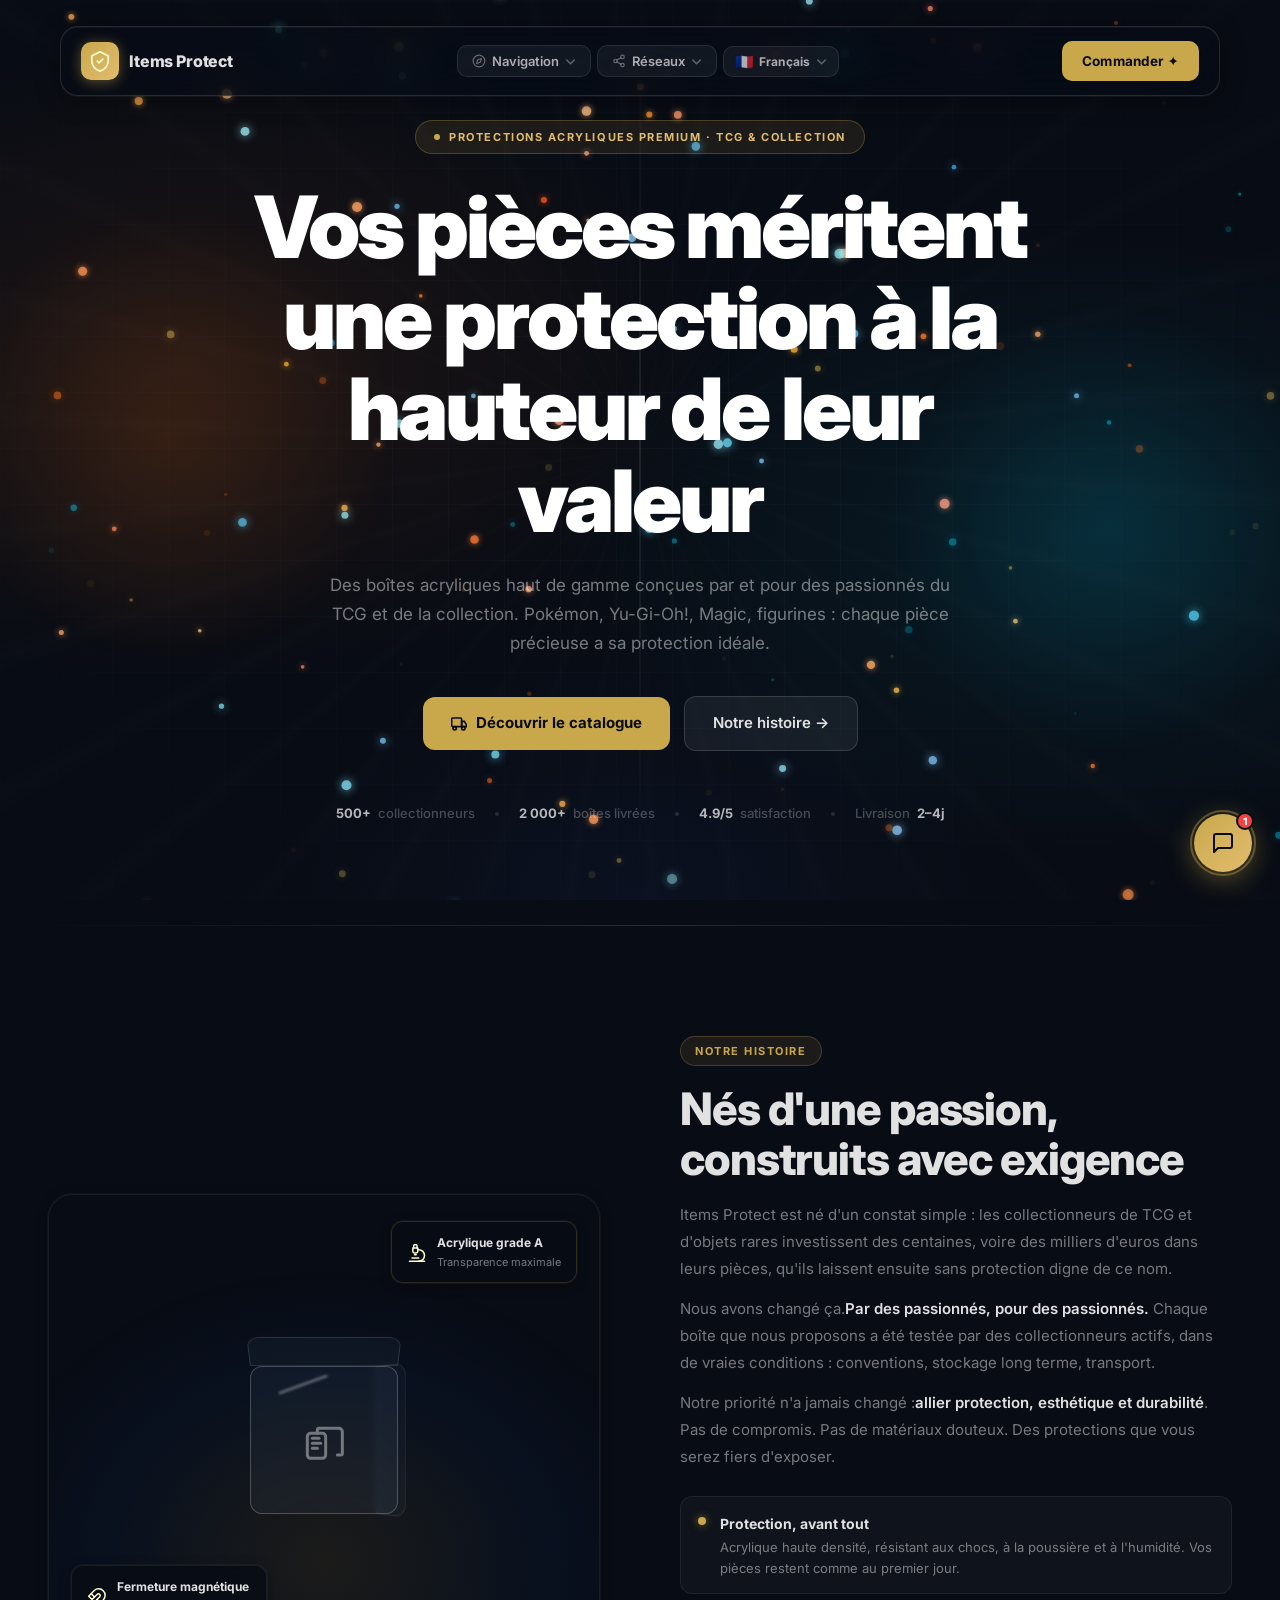
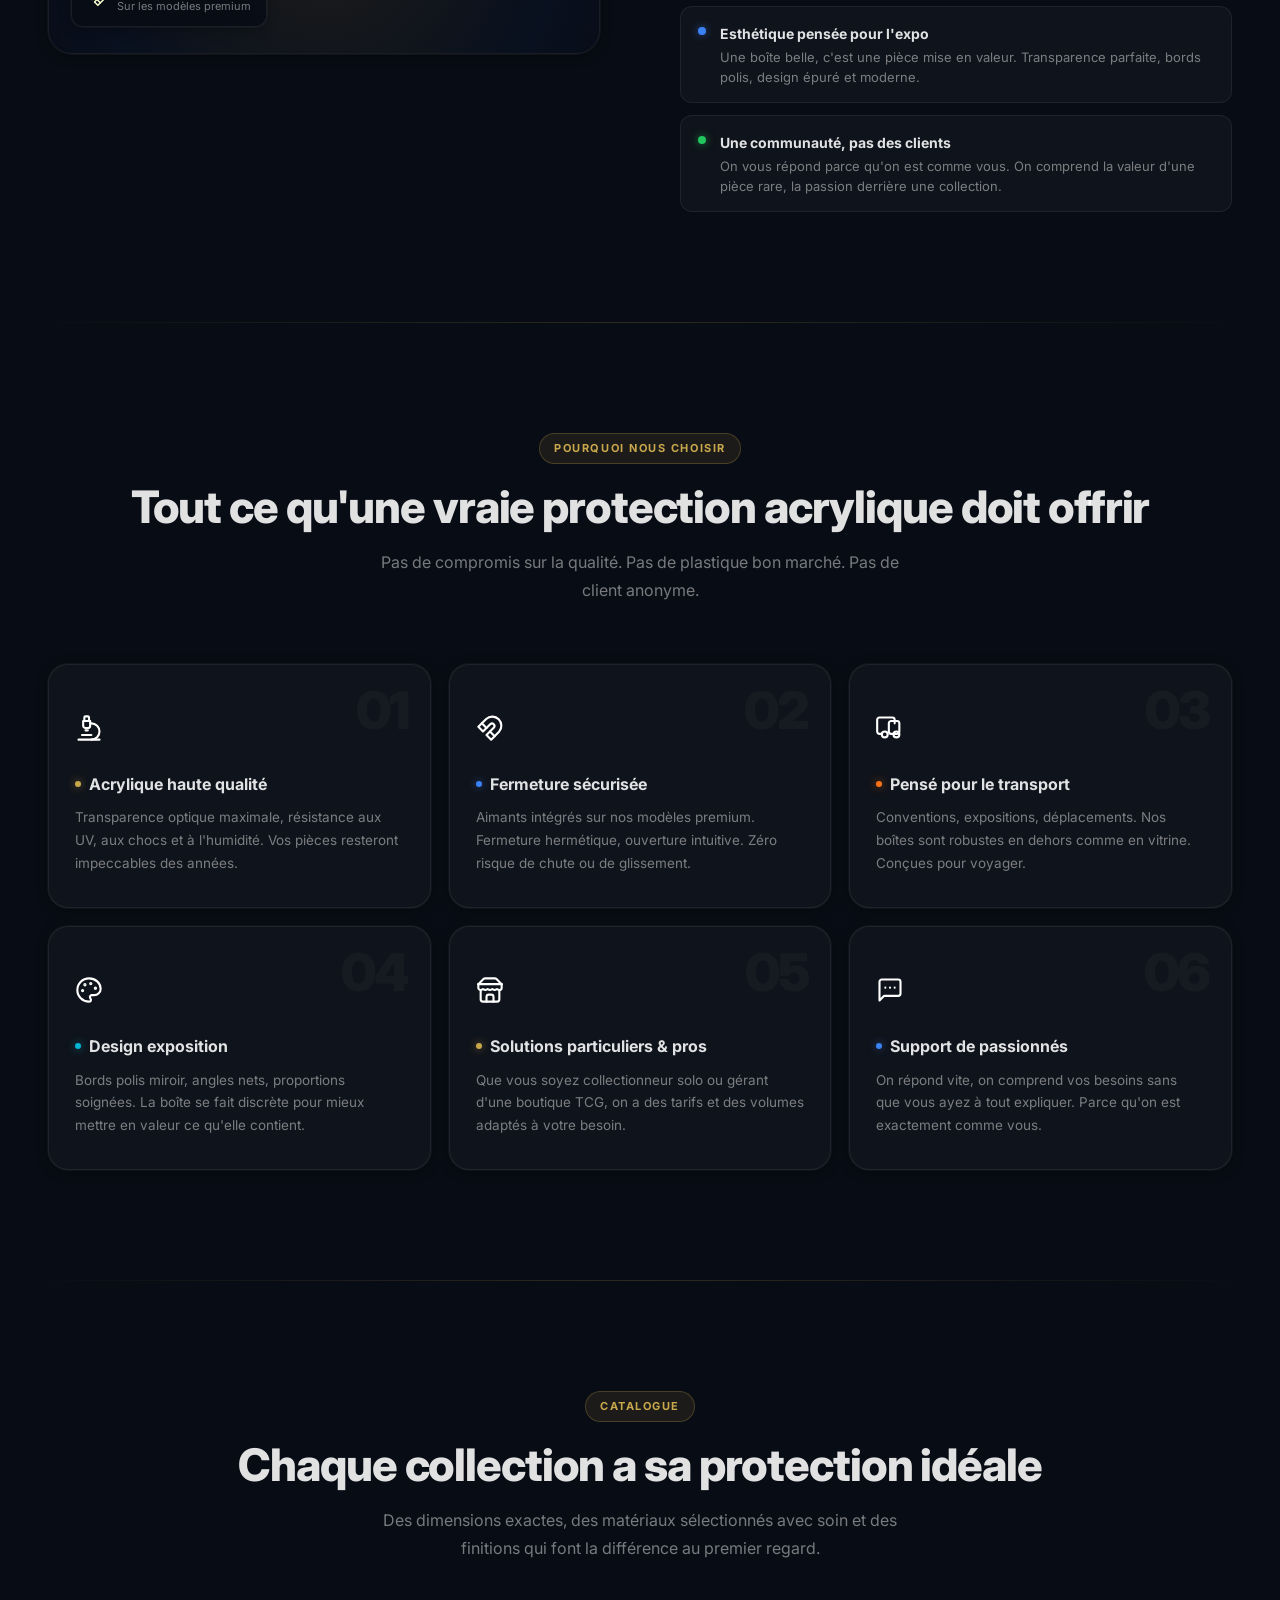
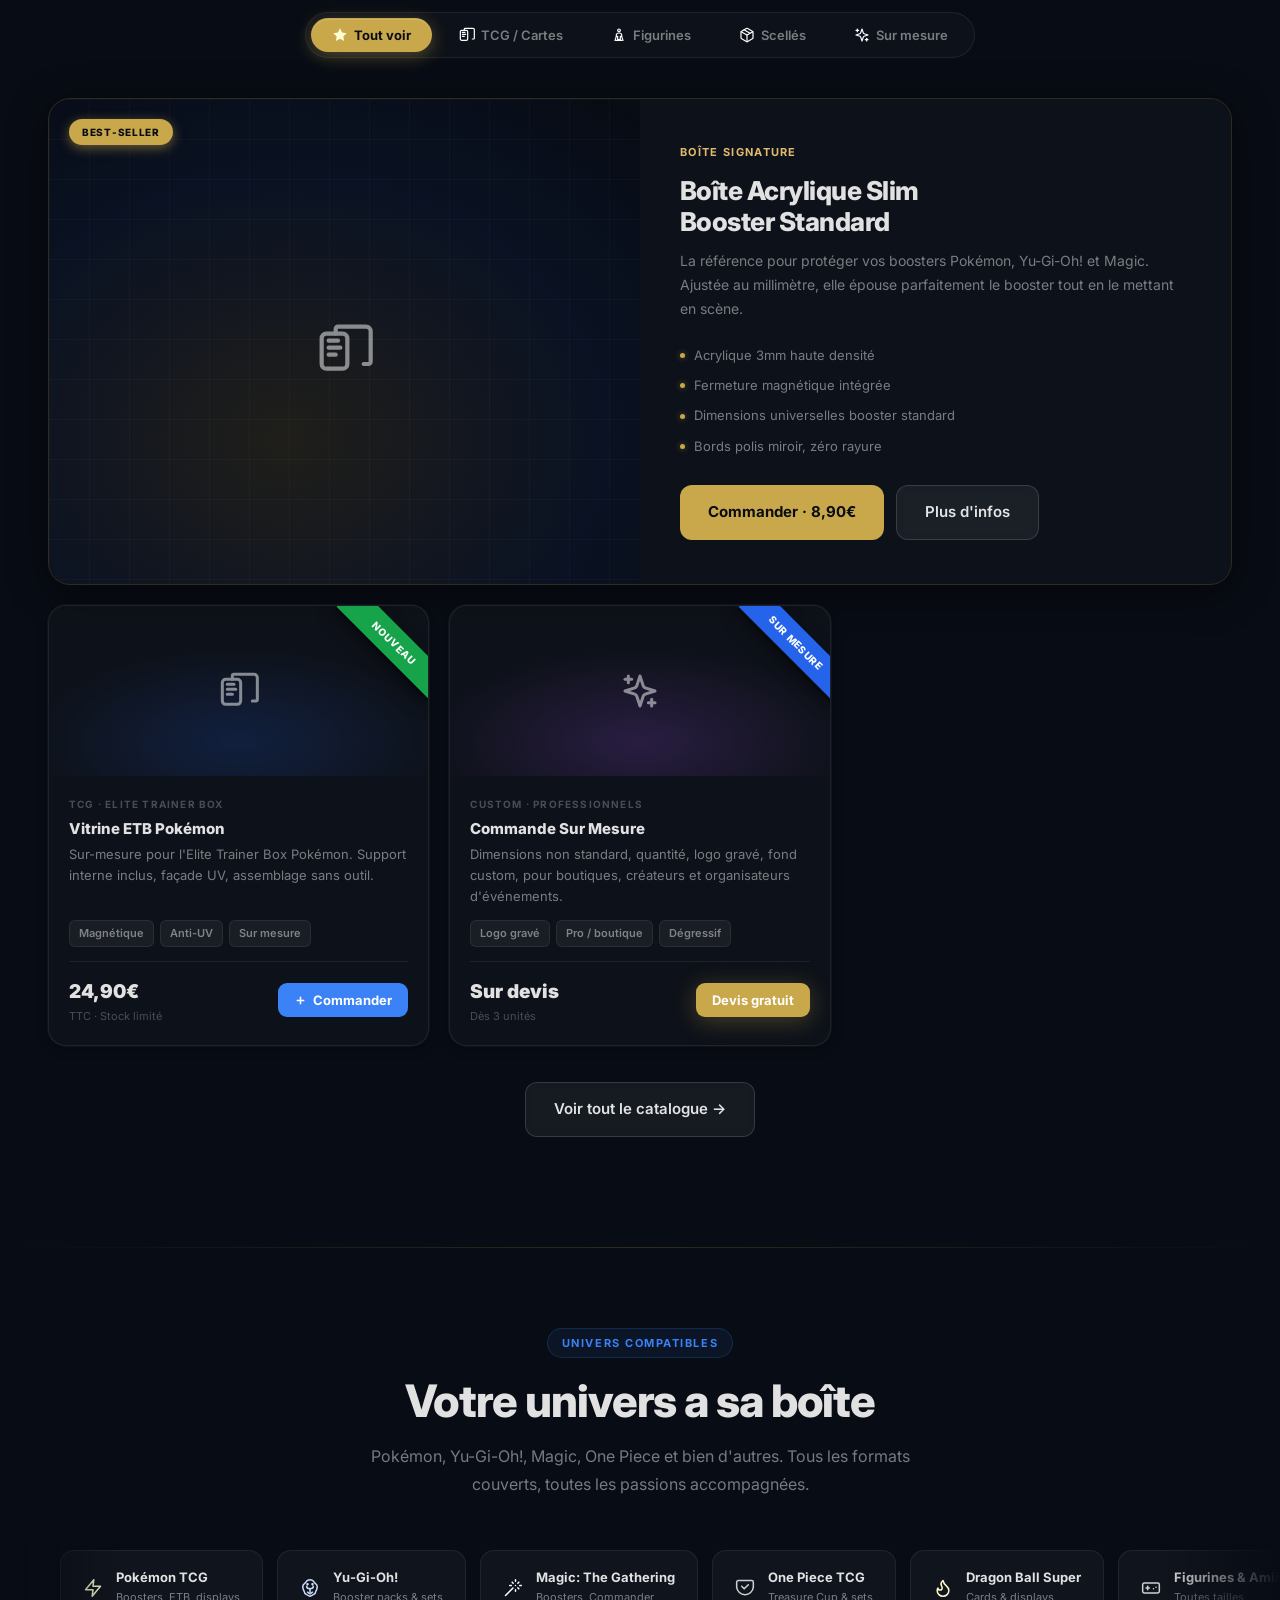
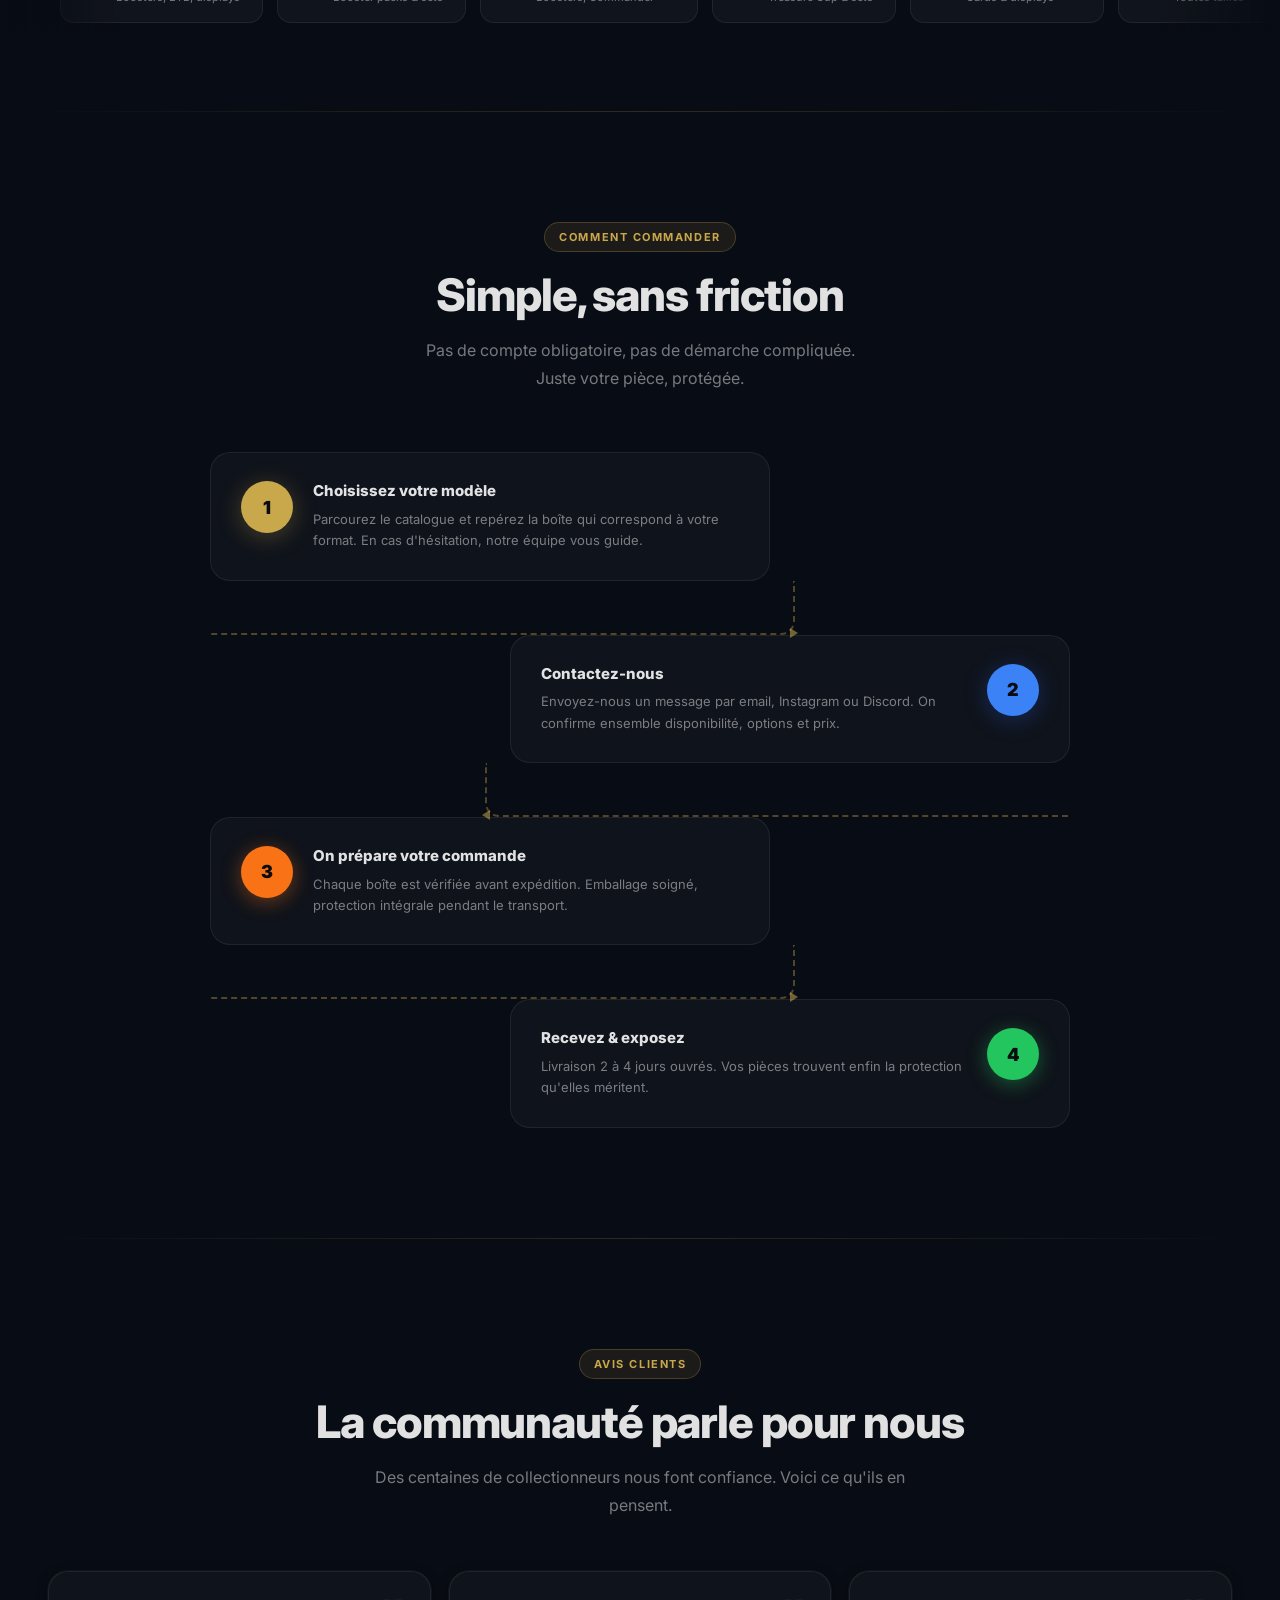
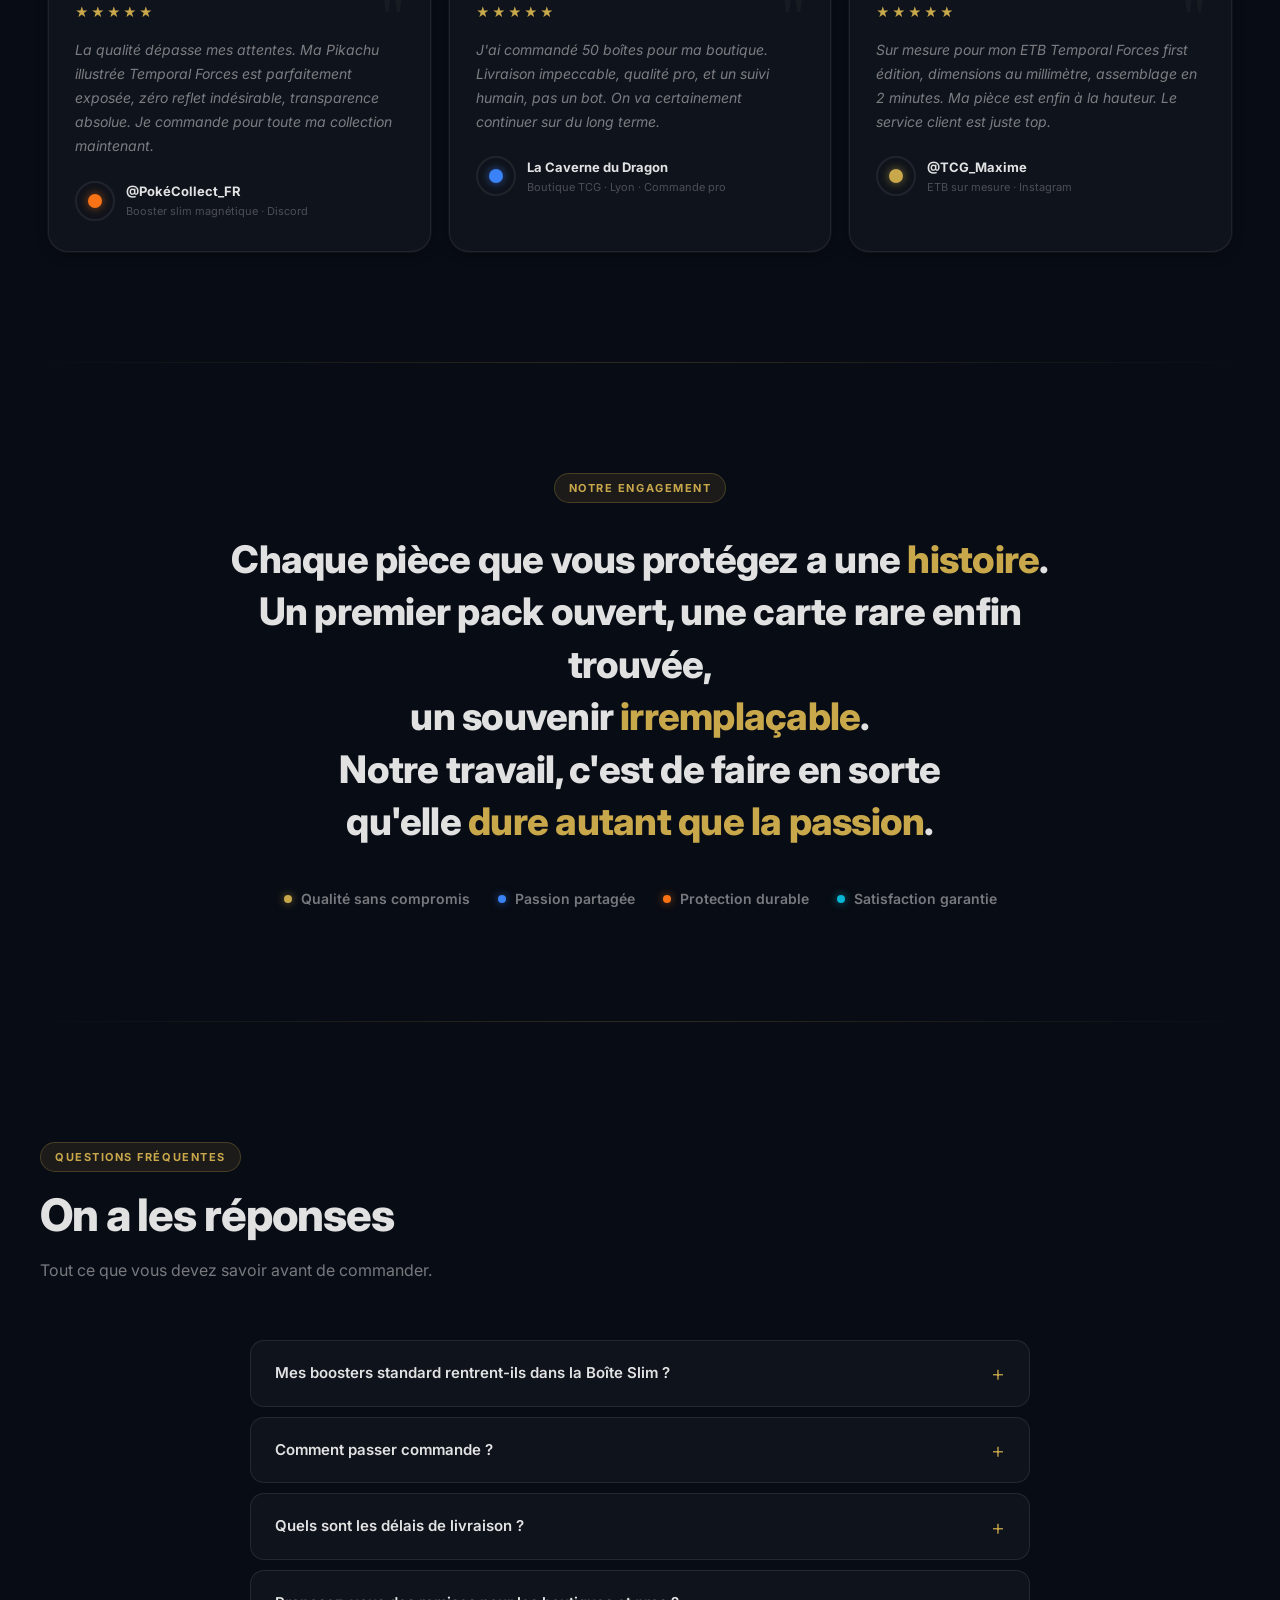
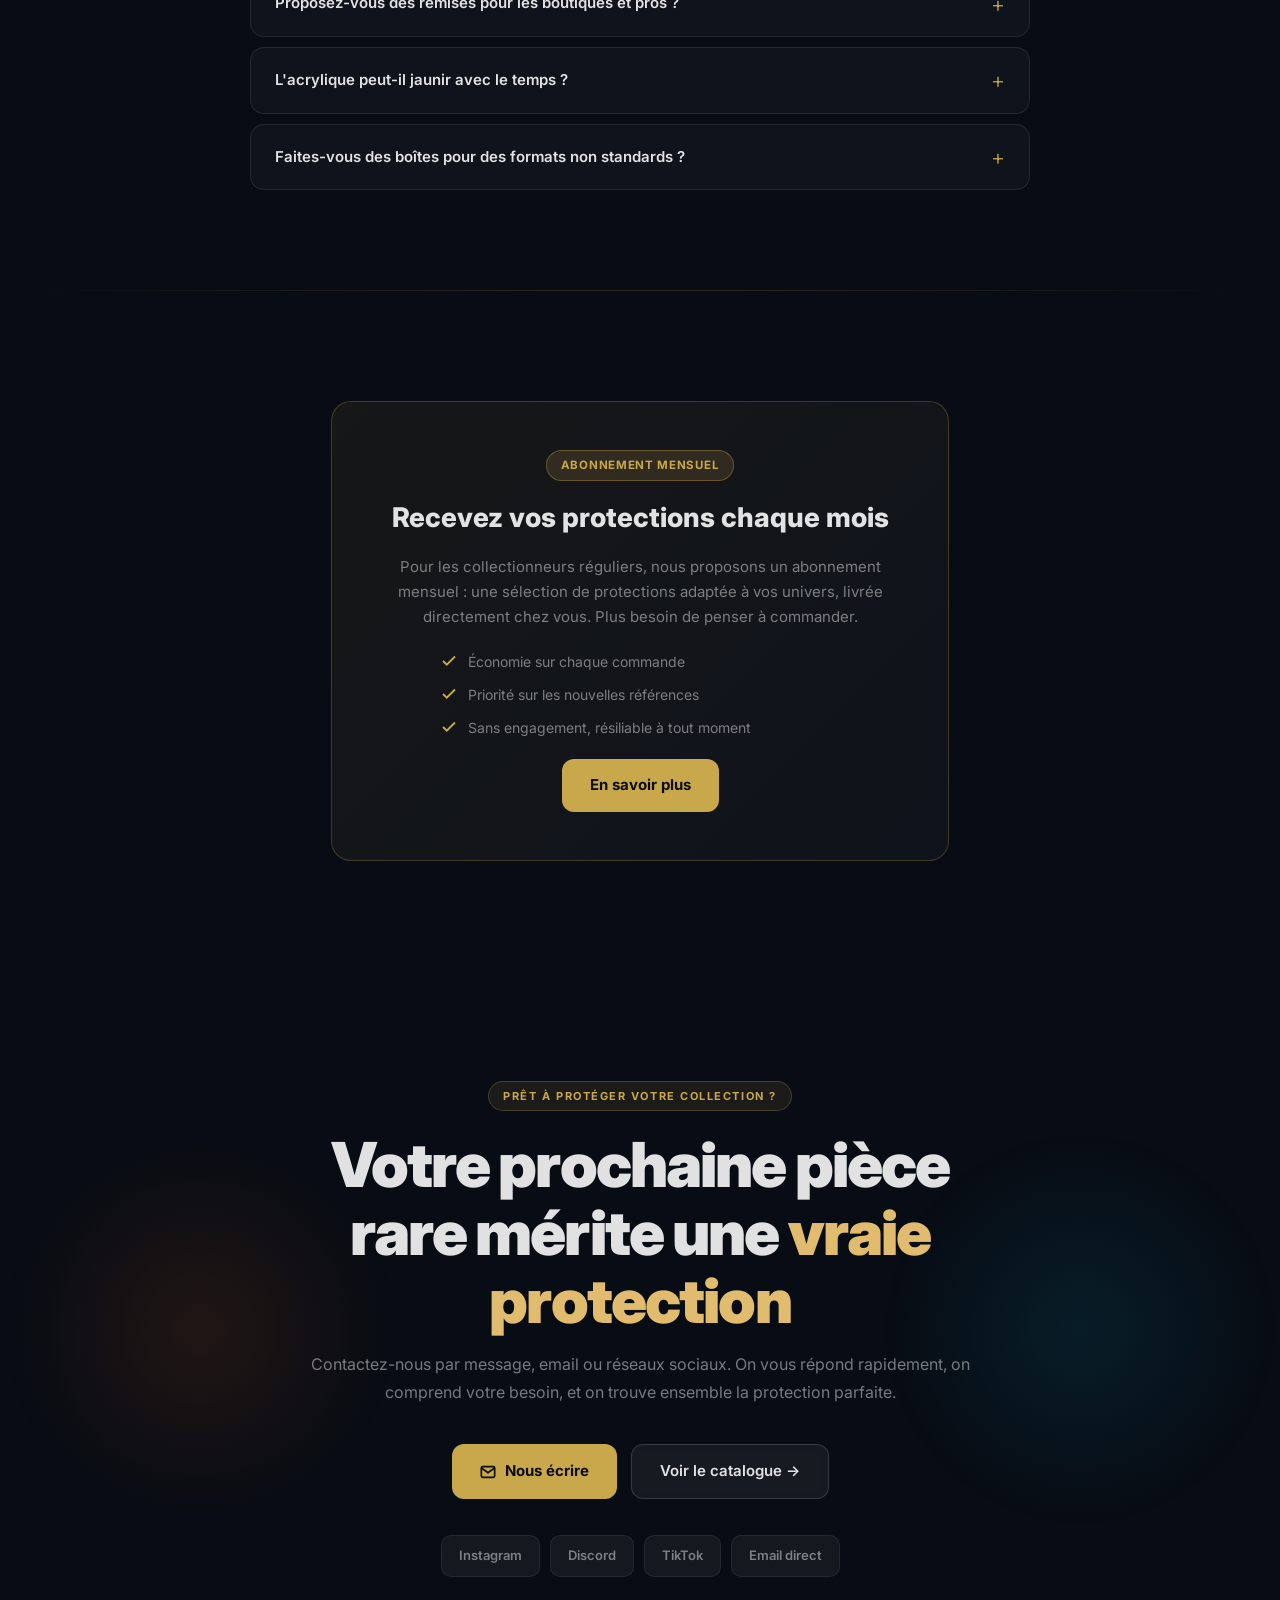
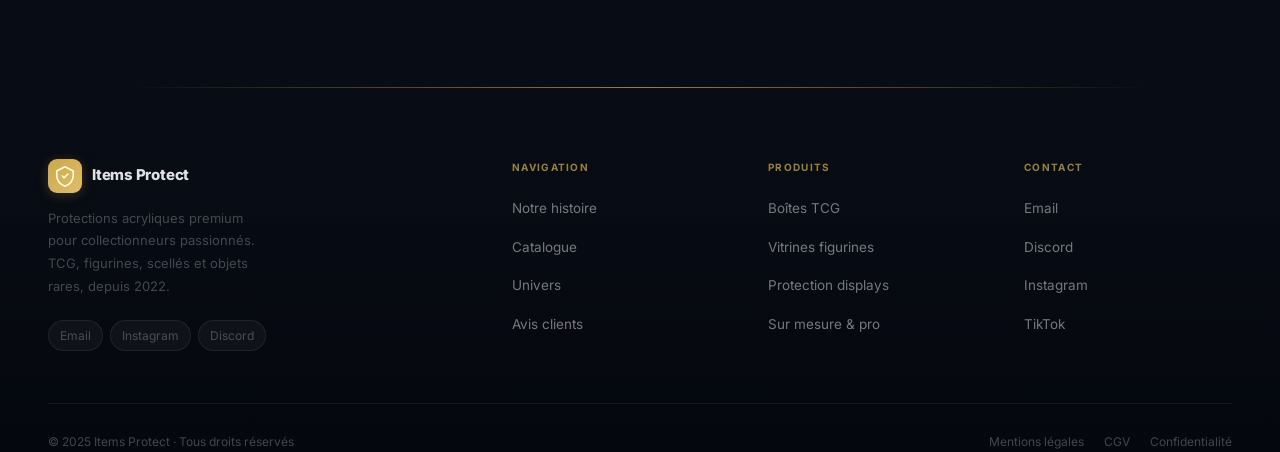
<file: index.html>
<!doctype html>
<html lang="fr">
	<head>
		<meta charset="UTF-8" />
		<meta name="viewport" content="width=device-width, initial-scale=1.0" />
		<title>
			Items Protect · Protections Acryliques Premium pour Collectionneurs
		</title>

		<!-- Google Fonts: Inter -->
		<link rel="preconnect" href="https://fonts.googleapis.com" />
		<link rel="preconnect" href="https://fonts.gstatic.com" crossorigin />
		<link
			href="https://fonts.googleapis.com/css2?family=Inter:wght@300;400;500;600;700;800;900&display=swap"
			rel="stylesheet" />

		<!-- Base: reset, variables, body -->
		<link rel="stylesheet" href="css/base.css" />

		<!-- Background layers -->
		<link rel="stylesheet" href="css/background.css" />

		<!-- Shared layout primitives -->
		<link rel="stylesheet" href="css/layout.css" />

		<!-- Components -->
		<link rel="stylesheet" href="css/components/loader.css" />
		<link rel="stylesheet" href="css/components/navbar.css" />
		<link rel="stylesheet" href="css/components/buttons.css" />
		<link rel="stylesheet" href="css/components/cards.css" />
		<link rel="stylesheet" href="css/components/toast.css" />
		<link rel="stylesheet" href="css/components/chatbot.css" />

		<!-- Sections -->
		<link rel="stylesheet" href="css/sections/hero.css" />
		<link rel="stylesheet" href="css/sections/story.css" />
		<link rel="stylesheet" href="css/sections/why.css" />
		<link rel="stylesheet" href="css/sections/products.css" />
		<link rel="stylesheet" href="css/sections/universes.css" />
		<link rel="stylesheet" href="css/sections/process.css" />
		<link rel="stylesheet" href="css/sections/testimonials.css" />
		<link rel="stylesheet" href="css/sections/manifesto.css" />
		<link rel="stylesheet" href="css/sections/cta.css" />
		<link rel="stylesheet" href="css/sections/footer.css" />

		<!-- FAQ accordion -->
		<link rel="stylesheet" href="css/sections/faq.css" />

		<!-- Responsive breakpoints (loaded last) -->
		<link rel="stylesheet" href="css/responsive.css" />

		<link rel="icon" href="assets/icons/favicon.svg" type="image/svg+xml" />
		<style>
			.icon {
				display: inline-block;
				width: 20px;
				height: 20px;
				vertical-align: middle;
				filter: brightness(0) invert(1);
			}
			.icon-gold {
				filter: brightness(0) invert(1) sepia(1) saturate(3)
					hue-rotate(5deg);
			}
			.icon-lg {
				width: 28px;
				height: 28px;
			}
			.icon-sm {
				width: 16px;
				height: 16px;
			}
		</style>
	</head>
	<body>
		<!-- Fixed global background -->
		<div id="global-bg">
			<div class="bg-base"></div>
			<div class="bg-grid"></div>
			<div class="bg-clash"></div>
			<div class="bg-speed"></div>
		</div>

		<!-- Fixed particle canvas -->
		<canvas id="particleCanvas"></canvas>

		<!-- Page loader -->
		<div id="loader">
			<div class="loader-shield">
				<img
					src="assets/icons/shield.svg"
					class="icon icon-gold"
					style="width: 48px; height: 48px"
					alt="" />
			</div>
			<div class="loader-bar-wrap"><div class="loader-bar"></div></div>
			<p class="loader-label" data-i18n="loader.label">Items Protect</p>
		</div>

		<!-- Toast notification stack -->
		<div class="toast-stack" id="toastStack"></div>

		<nav id="navbar">
			<a
				class="nav-logo"
				href="#"
				onclick="smoothTo('#hero-top')"
				data-i18n-aria="nav.logo.aria">
				<div class="nav-logo-icon">
					<img
						src="assets/icons/shield.svg"
						alt=""
						style="width:22px;height:22px;filter:brightness(0) invert(1) sepia(1) saturate(3) hue-rotate(5deg);" />
				</div>
				<span class="nav-logo-text">Items Protect</span>
			</a>

			<div class="nav-center">
				<!-- Navigation select -->
				<div class="nav-sel" id="navSel">
					<button class="nav-sel-trigger" id="navSelTrigger" type="button">
						<svg style="width:14px;height:14px;opacity:.55;flex-shrink:0" viewBox="0 0 24 24" fill="none" stroke="currentColor" stroke-width="2" stroke-linecap="round" stroke-linejoin="round"><circle cx="12" cy="12" r="10"/><polygon points="16.24 7.76 14.12 14.12 7.76 16.24 9.88 9.88 16.24 7.76"/></svg>
						<span data-i18n="nav.menu.label">Navigation</span>
						<svg class="nav-sel-chevron" viewBox="0 0 12 12" fill="none" aria-hidden="true"><path d="M2 4.5l4 4 4-4" stroke="currentColor" stroke-width="1.6" stroke-linecap="round" stroke-linejoin="round"/></svg>
					</button>
					<div class="nav-sel-panel" id="navSelPanel">
						<a class="nav-sel-item" href="#story" onclick="smoothTo('#story'); return false;" data-i18n="nav.histoire">
							<span class="nav-sel-dot"></span>Notre histoire
						</a>
						<a class="nav-sel-item" href="products.html" data-i18n="nav.catalogue">
							<span class="nav-sel-dot"></span>Catalogue
						</a>
						<a class="nav-sel-item" href="#universes" onclick="smoothTo('#universes'); return false;" data-i18n="nav.univers">
							<span class="nav-sel-dot"></span>Univers
						</a>
						<a class="nav-sel-item" href="#testi" onclick="smoothTo('#testi'); return false;" data-i18n="nav.avis">
							<span class="nav-sel-dot"></span>Avis
						</a>
						<a class="nav-sel-item" href="#faq" data-i18n="nav.faq">
							<span class="nav-sel-dot"></span>FAQ
						</a>
					</div>
				</div>

				<!-- Social networks select -->
				<div class="nav-sel" id="socialSel">
					<button class="nav-sel-trigger" id="socialSelTrigger" type="button">
						<svg style="width:14px;height:14px;opacity:.55;flex-shrink:0" viewBox="0 0 24 24" fill="none" stroke="currentColor" stroke-width="2" stroke-linecap="round" stroke-linejoin="round"><circle cx="18" cy="5" r="3"/><circle cx="6" cy="12" r="3"/><circle cx="18" cy="19" r="3"/><line x1="8.59" y1="13.51" x2="15.42" y2="17.49"/><line x1="15.41" y1="6.51" x2="8.59" y2="10.49"/></svg>
						<span data-i18n="nav.social.label">Réseaux</span>
						<svg class="nav-sel-chevron" viewBox="0 0 12 12" fill="none" aria-hidden="true"><path d="M2 4.5l4 4 4-4" stroke="currentColor" stroke-width="1.6" stroke-linecap="round" stroke-linejoin="round"/></svg>
					</button>
					<div class="nav-sel-panel" id="socialSelPanel">
						<div class="nav-sel-label" data-i18n="nav.social.find">Nous retrouver</div>
						<a class="nav-sel-item" href="mailto:contact@itemsprotect.fr">
							<span class="nav-sel-dot"></span>Email
						</a>
						<a class="nav-sel-item" href="#" onclick="toast({ type: 'info', title: 'Instagram', message: '@ItemsProtect' }); return false;">
							<span class="nav-sel-dot"></span>Instagram
						</a>
						<a class="nav-sel-item" href="#" onclick="toast({ type: 'info', title: 'Discord', message: 'Serveur Items Protect' }); return false;">
							<span class="nav-sel-dot"></span>Discord
						</a>
					</div>
				</div>

				<!-- Language select -->
				<div class="nav-sel" id="langSel">
					<button class="nav-sel-trigger nav-sel-trigger--lang" id="langSelTrigger" type="button">
						<span class="nav-sel-langflag" id="navLangFlag">🇫🇷</span>
						<span class="nav-sel-langname" id="navLangCode">Français</span>
						<svg class="nav-sel-chevron" viewBox="0 0 12 12" fill="none" aria-hidden="true"><path d="M2 4.5l4 4 4-4" stroke="currentColor" stroke-width="1.6" stroke-linecap="round" stroke-linejoin="round"/></svg>
					</button>
					<div class="nav-sel-panel nav-sel-panel--right" id="langSelPanel">
						<div class="nav-sel-label" data-i18n="nav.lang.label">Langue</div>
						<button class="nav-sel-item nav-sel-item--active lang-btn lang-btn--active" data-lang="fr" type="button">
							<span>🇫🇷</span> Français
						</button>
						<button class="nav-sel-item lang-btn" data-lang="en" type="button">
							<span>🇬🇧</span> English
						</button>
						<button class="nav-sel-item lang-btn" data-lang="es" type="button">
							<span>🇪🇸</span> Español
						</button>
						<button class="nav-sel-item lang-btn" data-lang="ja" type="button">
							<span>🇯🇵</span> 日本語
						</button>
						<button class="nav-sel-item lang-btn" data-lang="zh" type="button">
							<span>🇨🇳</span> 中文
						</button>
					</div>
				</div>
			</div>

			<a class="nav-cta" href="contact.html" data-i18n="nav.commander">Commander ✦</a>
			<button class="nav-hamburger" id="navHam" data-i18n-aria="nav.menu.aria" aria-label="Menu">
				<span></span><span></span><span></span>
			</button>
		</nav>

		<!-- Mobile navigation menu -->
		<div class="mobile-menu" id="mobileMenu">
			<a
				href="#story"
				onclick="
					closeMob();
					smoothTo('#story');
				"
				data-i18n="nav.histoire"
				>Notre histoire</a
			>
			<a
				href="products.html"
				onclick="closeMob()"
				data-i18n="nav.catalogue"
				>Catalogue</a
			>
			<a
				href="#universes"
				onclick="
					closeMob();
					smoothTo('#universes');
				"
				data-i18n="nav.univers"
				>Univers TCG</a
			>
			<a
				href="#testi"
				onclick="
					closeMob();
					smoothTo('#testi');
				"
				data-i18n="nav.avis"
				>Avis clients</a
			>
			<a href="#faq" onclick="closeMob()" data-i18n="nav.faq">FAQ</a>
			<a
				href="contact.html"
				onclick="closeMob()"
				style="color: var(--gold-light); font-weight: 800"
				data-i18n="nav.commander"
				>Commander →</a
			>
			<div class="mobile-lang">
				<button class="lang-btn lang-btn--active" data-lang="fr">
					<span class="lang-flag">🇫🇷</span> FR
				</button>
				<button class="lang-btn" data-lang="en">
					<span class="lang-flag">🇬🇧</span> EN
				</button>
				<button class="lang-btn" data-lang="es">
					<span class="lang-flag">🇪🇸</span> ES
				</button>
				<button class="lang-btn" data-lang="ja">
					<span class="lang-flag">🇯🇵</span> JA
				</button>
				<button class="lang-btn" data-lang="zh">
					<span class="lang-flag">🇨🇳</span> ZH
				</button>
			</div>
		</div>

		<!-- Hero section -->
		<section class="hero" id="hero-top">
			<div class="hero-fire-glow"></div>
			<div class="hero-water-glow"></div>

			<div class="hero-content">
				<div class="hero-eyebrow">
					<span class="hero-eyebrow-dot"></span>
					<span data-i18n="hero.eyebrow"
						>Protections Acryliques Premium · TCG &amp;
						Collection</span
					>
				</div>
				<h1 class="hero-title" data-i18n="hero.title">
					Vos pièces méritent une protection à la hauteur de leur
					valeur
				</h1>
				<p class="hero-desc" data-i18n="hero.desc">
					Des boîtes acryliques haut de gamme conçues par et pour des
					passionnés du TCG et de la collection. Pokémon, Yu-Gi-Oh!,
					Magic, figurines : chaque pièce précieuse a sa protection
					idéale.
				</p>
				<div class="hero-actions">
					<a
						class="btn-primary-gold"
						href="#products"
						onclick="
							smoothTo('#products');
							return false;
						">
						<svg
							width="16"
							height="16"
							viewBox="0 0 24 24"
							fill="none"
							stroke="currentColor"
							stroke-width="2.5">
							<rect x="1" y="3" width="15" height="13" rx="2" />
							<path d="M16 8h4l3 5v3h-7V8z" />
							<circle cx="5.5" cy="18.5" r="2.5" />
							<circle cx="18.5" cy="18.5" r="2.5" />
						</svg>
						<span data-i18n="hero.cta.catalogue"
							>Découvrir le catalogue</span
						>
					</a>
					<a
						class="btn-ghost-dark"
						href="#story"
						onclick="
							smoothTo('#story');
							return false;
						">
						<span data-i18n="hero.cta.story">Notre histoire →</span>
					</a>
				</div>
				<div class="hero-trust">
					<div class="trust-pill">
						<strong>500+</strong>
						<span data-i18n="hero.trust.collectors"
							>collectionneurs</span
						>
					</div>
					<div class="trust-sep"></div>
					<div class="trust-pill">
						<strong>2 000+</strong>
						<span data-i18n="hero.trust.boxes">boîtes livrées</span>
					</div>
					<div class="trust-sep"></div>
					<div class="trust-pill">
						<strong>4.9/5</strong>
						<span data-i18n="hero.trust.satisfaction"
							>satisfaction</span
						>
					</div>
					<div class="trust-sep"></div>
					<div class="trust-pill">
						<span data-i18n="hero.trust.delivery">Livraison</span>
						<strong data-i18n="hero.trust.delivery.days"
							>2–4j</strong
						>
					</div>
				</div>
			</div>
		</section>

		<div class="section-divider"></div>

		<!-- Story / origin section -->
		<section id="story">
			<div class="section-inner">
				<div class="story-grid">
					<!-- Acrylic box visual -->
					<div class="story-visual reveal-l">
						<div class="story-visual-bg">
							<div class="acryl-wrap">
								<div class="acryl-top"></div>
								<div class="acryl-right"></div>
								<div class="acryl-front">
									<div class="acryl-card">
										<img
											src="assets/icons/cards.svg"
											class="icon"
											style="
												width: 40px;
												height: 40px;
												filter: brightness(0) invert(1)
													opacity(0.4);
											"
											alt="" />
									</div>
									<div class="acryl-shine"></div>
								</div>
							</div>
						</div>
						<div class="story-badge">
							<div class="sb-icon">
								<img
									src="assets/icons/microscope.svg"
									class="icon icon-gold"
									alt="" />
							</div>
							<div>
								<div class="sb-title" data-i18n="story.badge1.title">Acrylique grade A</div>
								<div class="sb-sub" data-i18n="story.badge1.sub">Transparence maximale</div>
							</div>
						</div>
						<div class="story-badge2">
							<div class="sb-icon">
								<img
									src="assets/icons/magnet.svg"
									class="icon icon-gold"
									alt="" />
							</div>
							<div>
								<div class="sb-title" data-i18n="story.badge2.title">Fermeture magnétique</div>
								<div class="sb-sub" data-i18n="story.badge2.sub">
									Sur les modèles premium
								</div>
							</div>
						</div>
					</div>

					<!-- Text content -->
					<div class="story-text reveal-r">
						<div class="eyebrow" data-i18n="story.eyebrow">
							Notre histoire
						</div>
						<h2 class="section-title" data-i18n="story.title">
							Nés d'une passion, construits avec exigence
						</h2>
						<p data-i18n="story.p1">
							Items Protect est né d'un constat simple : les
							collectionneurs de TCG et d'objets rares
							investissent des centaines, voire des milliers
							d'euros dans leurs pièces, qu'ils laissent ensuite
							sans protection digne de ce nom.
						</p>
						<p>
							<span data-i18n="story.p2.intro">Nous avons changé ça. </span><strong data-i18n="story.p2.bold">Par des passionnés, pour des passionnés.</strong><span data-i18n="story.p2.rest"> Chaque boîte que nous proposons a été testée par des collectionneurs actifs, dans de vraies conditions : conventions, stockage long terme, transport.</span>
						</p>
						<p>
							<span data-i18n="story.p3.intro">Notre priorité n'a jamais changé : </span><strong data-i18n="story.p3.bold">allier protection, esthétique et durabilité</strong><span data-i18n="story.p3.rest">. Pas de compromis. Pas de matériaux douteux. Des protections que vous serez fiers d'exposer.</span>
						</p>

						<div class="story-values">
							<div class="story-value">
								<div
									class="sv-dot"
									style="
										background: var(--gold);
										box-shadow: 0 0 8px
											rgba(201, 168, 76, 0.6);
									"></div>
								<div>
									<div class="sv-title" data-i18n="story.value1.title">
										Protection, avant tout
									</div>
									<div class="sv-desc" data-i18n="story.value1.desc">
										Acrylique haute densité, résistant aux
										chocs, à la poussière et à l'humidité.
										Vos pièces restent comme au premier
										jour.
									</div>
								</div>
							</div>
							<div class="story-value">
								<div
									class="sv-dot"
									style="
										background: var(--blue-bright);
										box-shadow: 0 0 8px
											rgba(59, 130, 246, 0.6);
									"></div>
								<div>
									<div class="sv-title" data-i18n="story.value2.title">
										Esthétique pensée pour l'expo
									</div>
									<div class="sv-desc" data-i18n="story.value2.desc">
										Une boîte belle, c'est une pièce mise en
										valeur. Transparence parfaite, bords
										polis, design épuré et moderne.
									</div>
								</div>
							</div>
							<div class="story-value">
								<div
									class="sv-dot"
									style="
										background: #22c55e;
										box-shadow: 0 0 8px
											rgba(34, 197, 94, 0.6);
									"></div>
								<div>
									<div class="sv-title" data-i18n="story.value3.title">
										Une communauté, pas des clients
									</div>
									<div class="sv-desc" data-i18n="story.value3.desc">
										On vous répond parce qu'on est comme
										vous. On comprend la valeur d'une pièce
										rare, la passion derrière une
										collection.
									</div>
								</div>
							</div>
						</div>
					</div>
				</div>
			</div>
		</section>

		<div class="section-divider"></div>

		<!-- Why choose us section -->
		<section id="why">
			<div class="section-inner">
				<div class="why-header">
					<div class="eyebrow reveal" data-i18n="why.eyebrow">
						Pourquoi nous choisir
					</div>
					<h2 class="section-title reveal" data-i18n="why.title">
						Tout ce qu'une vraie protection acrylique doit offrir
					</h2>
					<p class="section-lead reveal" data-i18n="why.lead">
						Pas de compromis sur la qualité. Pas de plastique bon
						marché. Pas de client anonyme.
					</p>
				</div>
				<div class="why-grid">
					<div class="glass-card why-card reveal">
						<span class="why-card-num">01</span>
						<span class="why-icon"
							><img
								src="assets/icons/microscope.svg"
								class="icon icon-lg"
								alt=""
						/></span>
						<div class="why-title">
							<span class="dot-accent da-gold"></span>
							<span data-i18n="why.01.title"
								>Acrylique haute qualité</span
							>
						</div>
						<div class="why-desc" data-i18n="why.01.desc">
							Transparence optique maximale, résistance aux UV,
							aux chocs et à l'humidité. Vos pièces resteront
							impeccables des années.
						</div>
					</div>
					<div
						class="glass-card why-card reveal"
						style="transition-delay: 0.08s">
						<span class="why-card-num">02</span>
						<span class="why-icon"
							><img
								src="assets/icons/magnet.svg"
								class="icon icon-lg"
								alt=""
						/></span>
						<div class="why-title">
							<span class="dot-accent da-blue"></span>
							<span data-i18n="why.02.title"
								>Fermeture sécurisée</span
							>
						</div>
						<div class="why-desc" data-i18n="why.02.desc">
							Aimants intégrés sur nos modèles premium. Fermeture
							hermétique, ouverture intuitive. Zéro risque de
							chute ou de glissement.
						</div>
					</div>
					<div
						class="glass-card why-card reveal"
						style="transition-delay: 0.16s">
						<span class="why-card-num">03</span>
						<span class="why-icon"
							><img
								src="assets/icons/truck.svg"
								class="icon icon-lg"
								alt=""
						/></span>
						<div class="why-title">
							<span class="dot-accent da-fire"></span>
							<span data-i18n="why.03.title"
								>Pensé pour le transport</span
							>
						</div>
						<div class="why-desc" data-i18n="why.03.desc">
							Conventions, expositions, déplacements. Nos boîtes
							sont robustes en dehors comme en vitrine. Conçues
							pour voyager.
						</div>
					</div>
					<div
						class="glass-card why-card reveal"
						style="transition-delay: 0.06s">
						<span class="why-card-num">04</span>
						<span class="why-icon"
							><img
								src="assets/icons/palette.svg"
								class="icon icon-lg"
								alt=""
						/></span>
						<div class="why-title">
							<span class="dot-accent da-water"></span>
							<span data-i18n="why.04.title"
								>Design exposition</span
							>
						</div>
						<div class="why-desc" data-i18n="why.04.desc">
							Bords polis miroir, angles nets, proportions
							soignées. La boîte se fait discrète pour mieux
							mettre en valeur ce qu'elle contient.
						</div>
					</div>
					<div
						class="glass-card why-card reveal"
						style="transition-delay: 0.14s">
						<span class="why-card-num">05</span>
						<span class="why-icon"
							><img
								src="assets/icons/store.svg"
								class="icon icon-lg"
								alt=""
						/></span>
						<div class="why-title">
							<span class="dot-accent da-gold"></span>
							<span data-i18n="why.05.title"
								>Solutions particuliers &amp; pros</span
							>
						</div>
						<div class="why-desc" data-i18n="why.05.desc">
							Que vous soyez collectionneur solo ou gérant d'une
							boutique TCG, on a des tarifs et des volumes adaptés
							à votre besoin.
						</div>
					</div>
					<div
						class="glass-card why-card reveal"
						style="transition-delay: 0.22s">
						<span class="why-card-num">06</span>
						<span class="why-icon"
							><img
								src="assets/icons/chat.svg"
								class="icon icon-lg"
								alt=""
						/></span>
						<div class="why-title">
							<span class="dot-accent da-blue"></span>
							<span data-i18n="why.06.title"
								>Support de passionnés</span
							>
						</div>
						<div class="why-desc" data-i18n="why.06.desc">
							On répond vite, on comprend vos besoins sans que
							vous ayez à tout expliquer. Parce qu'on est
							exactement comme vous.
						</div>
					</div>
				</div>
			</div>
		</section>

		<div class="section-divider"></div>

		<!-- Products catalogue section -->
		<section id="products">
			<div class="section-inner">
				<div class="products-header">
					<div class="eyebrow reveal" data-i18n="products.eyebrow">
						Catalogue
					</div>
					<h2 class="section-title reveal" data-i18n="products.title">
						Chaque collection a sa protection idéale
					</h2>
					<p class="section-lead reveal" data-i18n="products.lead">
						Des dimensions exactes, des matériaux sélectionnés avec
						soin et des finitions qui font la différence au premier
						regard.
					</p>
				</div>

				<!-- Filter tabs -->
				<div class="products-tabs reveal">
					<button
						class="tab-btn active"
						onclick="filterProd(this, 'all')">
						<img
							src="assets/icons/star-filled.svg"
							class="icon icon-sm icon-gold"
							alt="" />
						<span data-i18n="products.tab.all">Tout voir</span>
					</button>
					<button class="tab-btn" onclick="filterProd(this, 'tcg')">
						<img
							src="assets/icons/cards.svg"
							class="icon icon-sm"
							alt="" />
						<span data-i18n="products.tab.tcg">TCG / Cartes</span>
					</button>
					<button class="tab-btn" onclick="filterProd(this, 'fig')">
						<img
							src="assets/icons/figurine.svg"
							class="icon icon-sm"
							alt="" />
						<span data-i18n="products.tab.fig">Figurines</span>
					</button>
					<button class="tab-btn" onclick="filterProd(this, 'scl')">
						<img
							src="assets/icons/package.svg"
							class="icon icon-sm"
							alt="" />
						<span data-i18n="products.tab.scl">Scellés</span>
					</button>
					<button class="tab-btn" onclick="filterProd(this, 'cus')">
						<img
							src="assets/icons/sparkles.svg"
							class="icon icon-sm"
							alt="" />
						<span data-i18n="products.tab.cus">Sur mesure</span>
					</button>
				</div>

				<!-- Product grid -->
				<div class="products-grid" id="prodGrid">
					<!-- Featured product -->
					<div class="pcard-featured reveal" data-cat="tcg">
						<div class="pcf-visual">
							<div class="pcf-badge" data-i18n="products.slim.badge">
								<img
									src="assets/icons/star-filled.svg"
									class="icon icon-sm icon-gold"
									alt="" />
								Best-seller
							</div>
							<div class="pcf-emoji">
								<img
									src="assets/icons/cards.svg"
									class="icon"
									style="
										width: 56px;
										height: 56px;
										filter: brightness(0) invert(1)
											opacity(0.5);
									"
									alt="" />
							</div>
						</div>
						<div class="pcf-content">
							<div class="pcf-tag" data-i18n="products.slim.tag">
								✦
								<span
									class="dot-accent da-gold"
									style="margin: 0 2px"></span>
								Boîte signature
							</div>
							<h3 class="pcf-title" data-i18n-html="products.slim.name">
								Boîte Acrylique Slim<br />Booster Standard
							</h3>
							<p class="pcf-desc" data-i18n="products.slim.desc">
								La référence pour protéger vos boosters Pokémon,
								Yu-Gi-Oh! et Magic. Ajustée au millimètre, elle
								épouse parfaitement le booster tout en le
								mettant en scène.
							</p>
							<div class="pcf-specs">
								<div class="pcf-spec" data-i18n="products.slim.spec1">
									Acrylique 3mm haute densité
								</div>
								<div class="pcf-spec" data-i18n="products.slim.spec2">
									Fermeture magnétique intégrée
								</div>
								<div class="pcf-spec" data-i18n="products.slim.spec3">
									Dimensions universelles booster standard
								</div>
								<div class="pcf-spec" data-i18n="products.slim.spec4">
									Bords polis miroir, zéro rayure
								</div>
							</div>
							<div class="pcf-actions">
								<a
									class="btn-primary-gold"
									href="#cta"
									onclick="
										smoothTo('#cta');
										toast({
											type: 'info',
											title: 'Commander',
											message:
												'Commandez via notre page contact !',
										});
										return false;
									"
									 data-i18n="products.slim.cta">Commander · 8,90€</a
								>
								<a
									class="btn-ghost-dark"
									href="#cta"
									onclick="
										smoothTo('#cta');
										return false;
									"
									 data-i18n="products.slim.more">Plus d'infos</a
								>
							</div>
						</div>
					</div>

					<!-- ETB Vitrine -->
					<div
						class="pcard reveal"
						data-cat="tcg"
						style="transition-delay: 0.05s">
						<div class="pcard-visual pv-blue">
							<img
								src="assets/icons/cards.svg"
								class="icon"
								style="
									width: 40px;
									height: 40px;
									filter: brightness(0) invert(1) opacity(0.5);
								"
								alt="" /><span class="pcard-ribbon pr-new" data-i18n="products.etb.badge"
								>Nouveau</span
							>
						</div>
						<div class="pcard-body">
							<div class="pcard-cat" data-i18n="products.etb.cat">TCG · Elite Trainer Box</div>
							<div class="pcard-name" data-i18n="products.etb.name">Vitrine ETB Pokémon</div>
							<div class="pcard-desc" data-i18n="products.etb.desc">
								Sur-mesure pour l'Elite Trainer Box Pokémon.
								Support interne inclus, façade UV, assemblage
								sans outil.
							</div>
							<div class="pcard-tags">
								<span class="pcard-tag" data-i18n="products.etb.tag1">Magnétique</span
								><span class="pcard-tag" data-i18n="products.etb.tag2">Anti-UV</span
								><span class="pcard-tag" data-i18n="products.etb.tag3">Sur mesure</span>
							</div>
							<div class="pcard-footer">
								<div>
									<div class="pcard-price" data-i18n="products.etb.price">24,90€</div>
									<div class="pcard-price-sub" data-i18n="products.etb.sub">
										TTC · Stock limité
									</div>
								</div>
								<button
									class="btn-add"
									onclick="
										toast({
											type: 'info',
											title: 'Commander',
											message:
												'Contactez-nous pour commander !',
										})
									">
									<svg
										width="13"
										height="13"
										viewBox="0 0 24 24"
										fill="none"
										stroke="currentColor"
										stroke-width="2.8">
										<line x1="12" y1="5" x2="12" y2="19" />
										<line x1="5" y1="12" x2="19" y2="12" />
									</svg>
									<span data-i18n="products.etb.cta">Commander</span>
								</button>
							</div>
						</div>
					</div>

					<!-- Custom / sur mesure -->
					<div
						class="pcard reveal"
						data-cat="cus"
						style="transition-delay: 0.15s">
						<div class="pcard-visual pv-purple">
							<img
								src="assets/icons/sparkles.svg"
								class="icon"
								style="
									width: 40px;
									height: 40px;
									filter: brightness(0) invert(1) opacity(0.5);
								"
								alt="" /><span class="pcard-ribbon pr-pro" data-i18n="products.custom.badge"
								>Sur mesure</span
							>
						</div>
						<div class="pcard-body">
							<div class="pcard-cat" data-i18n="products.custom.cat">Custom · Professionnels</div>
							<div class="pcard-name" data-i18n="products.custom.name">Commande Sur Mesure</div>
							<div class="pcard-desc" data-i18n="products.custom.desc">
								Dimensions non standard, quantité, logo gravé,
								fond custom, pour boutiques, créateurs et
								organisateurs d'événements.
							</div>
							<div class="pcard-tags">
								<span class="pcard-tag" data-i18n="products.custom.tag1">Logo gravé</span
								><span class="pcard-tag" data-i18n="products.custom.tag2">Pro / boutique</span
								><span class="pcard-tag" data-i18n="products.custom.tag3">Dégressif</span>
							</div>
							<div class="pcard-footer">
								<div>
									<div class="pcard-price" data-i18n="products.custom.price">Sur devis</div>
									<div class="pcard-price-sub" data-i18n="products.custom.sub">
										Dès 3 unités
									</div>
								</div>
								<button
									class="btn-add"
									style="
										background: var(--gold);
										box-shadow: var(--shadow-gold);
									"
									onclick="
										smoothTo('#cta');
										toast({
											type: 'info',
											title: 'Sur mesure',
											message:
												'Décrivez votre besoin dans le formulaire !',
										});
									">
									<span data-i18n="products.custom.cta">Devis gratuit</span>
								</button>
							</div>
						</div>
					</div>
				</div>
				<div
					class="reveal"
					style="text-align: center; margin-top: 36px">
					<a
						class="btn-ghost-dark"
						href="products.html"
						data-i18n="products.viewall"
						>Voir tout le catalogue →</a
					>
				</div>
			</div>
		</section>

		<div class="section-divider"></div>

		<!-- Universes scrolling strip -->
		<section class="universes-section" id="universes">
			<div class="univ-header">
				<div
					class="eyebrow eyebrow-blue reveal"
					data-i18n="universes.eyebrow">
					Univers compatibles
				</div>
				<h2 class="section-title reveal" data-i18n="universes.title">
					Votre univers a sa boîte
				</h2>
				<p
					class="section-lead reveal"
					style="margin: 12px auto 0; text-align: center"
					data-i18n="universes.lead">
					Pokémon, Yu-Gi-Oh!, Magic, One Piece et bien d'autres. Tous
					les formats couverts, toutes les passions accompagnées.
				</p>
			</div>
			<div class="univ-track-wrap">
				<div class="univ-track" id="univTrack">
					<!-- First set -->
					<div class="univ-card">
						<div class="uc-emoji">
							<img
								src="assets/icons/lightning.svg"
								class="icon icon-gold"
								alt="" />
						</div>
						<div>
							<div class="uc-name" data-i18n="universes.poke.name">Pokémon TCG</div>
							<div class="uc-sub" data-i18n="universes.poke.sub">Boosters, ETB, displays</div>
						</div>
					</div>
					<div class="univ-card">
						<div class="uc-emoji">
							<img
								src="assets/icons/dragon.svg"
								class="icon"
								style="
									filter: brightness(0) invert(0.8) sepia(0.3)
										saturate(2) hue-rotate(180deg);
								"
								alt="" />
						</div>
						<div>
							<div class="uc-name" data-i18n="universes.ygo.name">Yu-Gi-Oh!</div>
							<div class="uc-sub" data-i18n="universes.ygo.sub">Booster packs &amp; sets</div>
						</div>
					</div>
					<div class="univ-card">
						<div class="uc-emoji">
							<img
								src="assets/icons/wand.svg"
								class="icon"
								style="
									filter: brightness(0) invert(1) sepia(0.5)
										saturate(2) hue-rotate(200deg);
								"
								alt="" />
						</div>
						<div>
							<div class="uc-name" data-i18n="universes.magic.name">Magic: The Gathering</div>
							<div class="uc-sub" data-i18n="universes.magic.sub">Boosters, Commander</div>
						</div>
					</div>
					<div class="univ-card">
						<div class="uc-emoji">
							<img
								src="assets/icons/pirate.svg"
								class="icon"
								style="
									filter: brightness(0) invert(1) opacity(0.8);
								"
								alt="" />
						</div>
						<div>
							<div class="uc-name" data-i18n="universes.op.name">One Piece TCG</div>
							<div class="uc-sub" data-i18n="universes.op.sub">Treasure Cup &amp; sets</div>
						</div>
					</div>
					<div class="univ-card">
						<div class="uc-emoji">
							<img
								src="assets/icons/flame.svg"
								class="icon"
								style="
									filter: brightness(0) invert(1) sepia(1)
										saturate(4) hue-rotate(330deg);
								"
								alt="" />
						</div>
						<div>
							<div class="uc-name" data-i18n="universes.dbs.name">Dragon Ball Super</div>
							<div class="uc-sub" data-i18n="universes.dbs.sub">Cards &amp; displays</div>
						</div>
					</div>
					<div class="univ-card">
						<div class="uc-emoji">
							<img
								src="assets/icons/gamepad.svg"
								class="icon"
								style="
									filter: brightness(0) invert(1) opacity(0.8);
								"
								alt="" />
						</div>
						<div>
							<div class="uc-name" data-i18n="universes.fig.name">Figurines &amp; Amiibo</div>
							<div class="uc-sub" data-i18n="universes.fig.sub">Toutes tailles</div>
						</div>
					</div>
					<div class="univ-card">
						<div class="uc-emoji">
							<img
								src="assets/icons/trophy.svg"
								class="icon icon-gold"
								alt="" />
						</div>
						<div>
							<div class="uc-name" data-i18n="universes.col.name">Objets collectors</div>
							<div class="uc-sub" data-i18n="universes.col.sub">Éditions limitées</div>
						</div>
					</div>
					<div class="univ-card">
						<div class="uc-emoji">
							<img
								src="assets/icons/wind.svg"
								class="icon"
								style="
									filter: brightness(0) invert(1) opacity(0.8);
								"
								alt="" />
						</div>
						<div>
							<div class="uc-name" data-i18n="universes.naruto.name">Naruto</div>
							<div class="uc-sub" data-i18n="universes.naruto.sub">Cards Kayou &amp; Panini</div>
						</div>
					</div>
					<div class="univ-card">
						<div class="uc-emoji">
							<img
								src="assets/icons/sparkles.svg"
								class="icon"
								style="
									filter: brightness(0) invert(1) sepia(0.5)
										saturate(3) hue-rotate(200deg);
								"
								alt="" />
						</div>
						<div>
							<div class="uc-name" data-i18n="universes.lorcana.name">Lorcana</div>
							<div class="uc-sub" data-i18n="universes.lorcana.sub">Disney Lorcana TCG</div>
						</div>
					</div>
					<div class="univ-card">
						<div class="uc-emoji">
							<img
								src="assets/icons/package.svg"
								class="icon"
								style="
									filter: brightness(0) invert(1) opacity(0.8);
								"
								alt="" />
						</div>
						<div>
							<div class="uc-name" data-i18n="universes.vintage.name">Scellés &amp; Vintage</div>
							<div class="uc-sub" data-i18n="universes.vintage.sub">Produits d'époque</div>
						</div>
					</div>
					<!-- Duplicate set for seamless scroll loop -->
					<div class="univ-card">
						<div class="uc-emoji">
							<img
								src="assets/icons/lightning.svg"
								class="icon icon-gold"
								alt="" />
						</div>
						<div>
							<div class="uc-name" data-i18n="universes.poke.name">Pokémon TCG</div>
							<div class="uc-sub" data-i18n="universes.poke.sub">Boosters, ETB, displays</div>
						</div>
					</div>
					<div class="univ-card">
						<div class="uc-emoji">
							<img
								src="assets/icons/dragon.svg"
								class="icon"
								style="
									filter: brightness(0) invert(0.8) sepia(0.3)
										saturate(2) hue-rotate(180deg);
								"
								alt="" />
						</div>
						<div>
							<div class="uc-name" data-i18n="universes.ygo.name">Yu-Gi-Oh!</div>
							<div class="uc-sub" data-i18n="universes.ygo.sub">Booster packs &amp; sets</div>
						</div>
					</div>
					<div class="univ-card">
						<div class="uc-emoji">
							<img
								src="assets/icons/wand.svg"
								class="icon"
								style="
									filter: brightness(0) invert(1) sepia(0.5)
										saturate(2) hue-rotate(200deg);
								"
								alt="" />
						</div>
						<div>
							<div class="uc-name" data-i18n="universes.magic.name">Magic: The Gathering</div>
							<div class="uc-sub" data-i18n="universes.magic.sub">Boosters, Commander</div>
						</div>
					</div>
					<div class="univ-card">
						<div class="uc-emoji">
							<img
								src="assets/icons/pirate.svg"
								class="icon"
								style="
									filter: brightness(0) invert(1) opacity(0.8);
								"
								alt="" />
						</div>
						<div>
							<div class="uc-name" data-i18n="universes.op.name">One Piece TCG</div>
							<div class="uc-sub" data-i18n="universes.op.sub">Treasure Cup &amp; sets</div>
						</div>
					</div>
					<div class="univ-card">
						<div class="uc-emoji">
							<img
								src="assets/icons/flame.svg"
								class="icon"
								style="
									filter: brightness(0) invert(1) sepia(1)
										saturate(4) hue-rotate(330deg);
								"
								alt="" />
						</div>
						<div>
							<div class="uc-name" data-i18n="universes.dbs.name">Dragon Ball Super</div>
							<div class="uc-sub" data-i18n="universes.dbs.sub">Cards &amp; displays</div>
						</div>
					</div>
					<div class="univ-card">
						<div class="uc-emoji">
							<img
								src="assets/icons/gamepad.svg"
								class="icon"
								style="
									filter: brightness(0) invert(1) opacity(0.8);
								"
								alt="" />
						</div>
						<div>
							<div class="uc-name" data-i18n="universes.fig.name">Figurines &amp; Amiibo</div>
							<div class="uc-sub" data-i18n="universes.fig.sub">Toutes tailles</div>
						</div>
					</div>
					<div class="univ-card">
						<div class="uc-emoji">
							<img
								src="assets/icons/trophy.svg"
								class="icon icon-gold"
								alt="" />
						</div>
						<div>
							<div class="uc-name" data-i18n="universes.col.name">Objets collectors</div>
							<div class="uc-sub" data-i18n="universes.col.sub">Éditions limitées</div>
						</div>
					</div>
					<div class="univ-card">
						<div class="uc-emoji">
							<img
								src="assets/icons/wind.svg"
								class="icon"
								style="
									filter: brightness(0) invert(1) opacity(0.8);
								"
								alt="" />
						</div>
						<div>
							<div class="uc-name" data-i18n="universes.naruto.name">Naruto</div>
							<div class="uc-sub" data-i18n="universes.naruto.sub">Cards Kayou &amp; Panini</div>
						</div>
					</div>
					<div class="univ-card">
						<div class="uc-emoji">
							<img
								src="assets/icons/sparkles.svg"
								class="icon"
								style="
									filter: brightness(0) invert(1) sepia(0.5)
										saturate(3) hue-rotate(200deg);
								"
								alt="" />
						</div>
						<div>
							<div class="uc-name" data-i18n="universes.lorcana.name">Lorcana</div>
							<div class="uc-sub" data-i18n="universes.lorcana.sub">Disney Lorcana TCG</div>
						</div>
					</div>
					<div class="univ-card">
						<div class="uc-emoji">
							<img
								src="assets/icons/package.svg"
								class="icon"
								style="
									filter: brightness(0) invert(1) opacity(0.8);
								"
								alt="" />
						</div>
						<div>
							<div class="uc-name" data-i18n="universes.vintage.name">Scellés &amp; Vintage</div>
							<div class="uc-sub" data-i18n="universes.vintage.sub">Produits d'époque</div>
						</div>
					</div>
				</div>
			</div>
		</section>

		<div class="section-divider"></div>

		<!-- Ordering process section -->
		<section id="process">
			<div class="section-inner">
				<div class="process-header">
					<div class="eyebrow reveal" data-i18n="process.eyebrow">
						Comment commander
					</div>
					<h2 class="section-title reveal" data-i18n="process.title">
						Simple, sans friction
					</h2>
					<p
						class="section-lead reveal"
						style="
							margin: 12px auto 0;
							text-align: center;
							max-width: 44ch;
						"
						data-i18n="process.lead">
						Pas de compte obligatoire, pas de démarche compliquée.
						Juste votre pièce, protégée.
					</p>
				</div>
								<div class="process-zigzag">
					<!-- Step 1 — left -->
					<div class="pz-row pz-left">
						<div class="pz-step reveal">
							<div class="pz-num pn1">1</div>
							<div class="pz-content">
								<div class="pz-title" data-i18n="process.step1.title">Choisissez votre modèle</div>
								<p class="pz-desc" data-i18n="process.step1.desc">Parcourez le catalogue et repérez la boîte qui correspond à votre format. En cas d'hésitation, notre équipe vous guide.</p>
							</div>
						</div>
					</div>
					<!-- Arrow: left → right -->
					<div class="pz-connector pz-lr"></div>
					<!-- Step 2 — right -->
					<div class="pz-row pz-right">
						<div class="pz-step reveal">
							<div class="pz-num pn2">2</div>
							<div class="pz-content">
								<div class="pz-title" data-i18n="process.step2.title">Contactez-nous</div>
								<p class="pz-desc" data-i18n="process.step2.desc">Envoyez-nous un message par email, Instagram ou Discord. On confirme ensemble disponibilité, options et prix.</p>
							</div>
						</div>
					</div>
					<!-- Arrow: right → left -->
					<div class="pz-connector pz-rl"></div>
					<!-- Step 3 — left -->
					<div class="pz-row pz-left">
						<div class="pz-step reveal">
							<div class="pz-num pn3">3</div>
							<div class="pz-content">
								<div class="pz-title" data-i18n="process.step3.title">On prépare votre commande</div>
								<p class="pz-desc" data-i18n="process.step3.desc">Chaque boîte est vérifiée avant expédition. Emballage soigné, protection intégrale pendant le transport.</p>
							</div>
						</div>
					</div>
					<!-- Arrow: left → right -->
					<div class="pz-connector pz-lr"></div>
					<!-- Step 4 — right -->
					<div class="pz-row pz-right">
						<div class="pz-step reveal">
							<div class="pz-num pn4">4</div>
							<div class="pz-content">
								<div class="pz-title" data-i18n="process.step4.title">Recevez &amp; exposez</div>
								<p class="pz-desc" data-i18n="process.step4.desc">Livraison 2 à 4 jours ouvrés. Vos pièces trouvent enfin la protection qu'elles méritent.</p>
							</div>
						</div>
					</div>
				</div>
			</div>
		</section>

		<div class="section-divider"></div>

		<!-- Testimonials section -->
		<section id="testi">
			<div class="section-inner">
				<div class="testi-header">
					<div class="eyebrow reveal" data-i18n="testi.eyebrow">
						Avis clients
					</div>
					<h2 class="section-title reveal" data-i18n="testi.title">
						La communauté parle pour nous
					</h2>
					<p
						class="section-lead reveal"
						style="margin: 12px auto 0; text-align: center"
						data-i18n="testi.lead">
						Des centaines de collectionneurs nous font confiance.
						Voici ce qu'ils en pensent.
					</p>
				</div>
				<div class="testi-grid">
					<div class="glass-card testi-card reveal">
						<div class="testi-qmark">"</div>
						<div class="testi-stars">★★★★★</div>
						<p class="testi-text" data-i18n="testi.1.text">
							La qualité dépasse mes attentes. Ma Pikachu
							illustrée Temporal Forces est parfaitement exposée,
							zéro reflet indésirable, transparence absolue. Je
							commande pour toute ma collection maintenant.
						</p>
						<div class="testi-author">
							<div class="testi-dot">
								<div
									class="testi-dot-inner"
									style="
										background: var(--fire);
										box-shadow: 0 0 10px
											rgba(249, 115, 22, 0.6);
									"></div>
							</div>
							<div>
								<div class="ta-name" data-i18n="testi.1.name">
									@PokéCollect_FR
								</div>
								<div class="ta-handle" data-i18n="testi.1.handle">
									Booster slim magnétique · Discord
								</div>
							</div>
						</div>
					</div>

					<div
						class="glass-card testi-card reveal"
						style="transition-delay: 0.1s">
						<div class="testi-qmark">"</div>
						<div class="testi-stars">★★★★★</div>
						<p class="testi-text" data-i18n="testi.2.text">
							J'ai commandé 50 boîtes pour ma boutique. Livraison
							impeccable, qualité pro, et un suivi humain. Pas de
							bot. On va certainement continuer sur du long terme.
						</p>
						<div class="testi-author">
							<div class="testi-dot">
								<div
									class="testi-dot-inner"
									style="
										background: var(--blue-bright);
										box-shadow: 0 0 10px
											rgba(59, 130, 246, 0.6);
									"></div>
							</div>
							<div>
								<div class="ta-name" data-i18n="testi.2.name">
									La Caverne du Dragon
								</div>
								<div class="ta-handle" data-i18n="testi.2.handle">
									Boutique TCG · Lyon · Commande pro
								</div>
							</div>
						</div>
					</div>

					<div
						class="glass-card testi-card reveal"
						style="transition-delay: 0.2s">
						<div class="testi-qmark">"</div>
						<div class="testi-stars">★★★★★</div>
						<p class="testi-text" data-i18n="testi.3.text">
							Sur mesure pour mon ETB Temporal Forces first
							édition, dimensions au millimètre, assemblage en 2
							minutes. Ma pièce est enfin à la hauteur. Le service
							client est juste top.
						</p>
						<div class="testi-author">
							<div class="testi-dot">
								<div
									class="testi-dot-inner"
									style="
										background: var(--gold);
										box-shadow: 0 0 10px
											rgba(201, 168, 76, 0.6);
									"></div>
							</div>
							<div>
								<div class="ta-name" data-i18n="testi.3.name">
									@TCG_Maxime
								</div>
								<div class="ta-handle" data-i18n="testi.3.handle">
									ETB sur mesure · Instagram
								</div>
							</div>
						</div>
					</div>
				</div>
			</div>
		</section>

		<div class="section-divider"></div>

		<!-- Manifesto section -->
		<section class="manifesto-section">
			<div class="section-inner manifesto-inner">
				<div
					class="eyebrow reveal"
					style="margin-bottom: 30px"
					data-i18n="manifesto.eyebrow">
					Notre engagement
				</div>
				<p class="manifesto-quote reveal" data-i18n-html="manifesto.quote">
					Chaque pièce que vous protégez a une
					<em>histoire</em>.<br />
					Un premier pack ouvert, une carte rare enfin trouvée,<br />
					un souvenir <em>irremplaçable</em>.<br />
					Notre travail, c'est de faire en sorte<br />
					qu'elle <em>dure autant que la passion</em>.
				</p>
				<div class="manifesto-dots reveal">
					<div class="manif-dot-item">
						<span class="md-dot md-gold"></span>
						<span data-i18n="manifesto.dot1"
							>Qualité sans compromis</span
						>
					</div>
					<div class="manif-dot-item">
						<span class="md-dot md-blue"></span>
						<span data-i18n="manifesto.dot2">Passion partagée</span>
					</div>
					<div class="manif-dot-item">
						<span class="md-dot md-fire"></span>
						<span data-i18n="manifesto.dot3"
							>Protection durable</span
						>
					</div>
					<div class="manif-dot-item">
						<span class="md-dot md-water"></span>
						<span data-i18n="manifesto.dot4"
							>Satisfaction garantie</span
						>
					</div>
				</div>
			</div>
		</section>

		<div class="section-divider"></div>

		<section class="faq-section" id="faq">
			<div class="section-inner">
				<div class="eyebrow reveal" data-i18n="faq.eyebrow">
					Questions fréquentes
				</div>
				<h2 class="section-title reveal" data-i18n="faq.title">
					On a les réponses
				</h2>
				<p class="section-lead reveal" data-i18n="faq.lead">
					Tout ce que vous devez savoir avant de commander.
				</p>
				<div class="faq-list">
					<details class="faq-item reveal">
						<summary class="faq-q" data-i18n="faq.q1">
							Mes boosters standard rentrent-ils dans la Boîte
							Slim ?
						</summary>
						<p class="faq-a" data-i18n="faq.a1">
							Oui ! La Boîte Slim est calibrée au millimètre pour
							tous les formats standard : Pokémon, Yu-Gi-Oh!,
							Magic… Si vous avez un doute, contactez-nous : on
							vérifie ensemble.
						</p>
					</details>
					<details
						class="faq-item reveal"
						style="transition-delay: 0.06s">
						<summary class="faq-q" data-i18n="faq.q2">
							Comment passer commande ?
						</summary>
						<p class="faq-a" data-i18n="faq.a2">
							Contactez-nous par email, Instagram ou Discord. On
							traite chaque commande manuellement pour vous
							garantir le meilleur service. Pas de boutique en
							ligne automatisée, on préfère le contact humain.
						</p>
					</details>
					<details
						class="faq-item reveal"
						style="transition-delay: 0.12s">
						<summary class="faq-q" data-i18n="faq.q3">
							Quels sont les délais de livraison ?
						</summary>
						<p class="faq-a" data-i18n="faq.a3">
							2 à 4 jours ouvrés pour la France métropolitaine.
							Livraison disponible dans toute l'UE via Colissimo
							ou Mondial Relay. Un numéro de suivi vous est
							transmis dès l'expédition.
						</p>
					</details>
					<details
						class="faq-item reveal"
						style="transition-delay: 0.18s">
						<summary class="faq-q" data-i18n="faq.q4">
							Proposez-vous des remises pour les boutiques et pros
							?
						</summary>
						<p class="faq-a" data-i18n="faq.a4">
							Absolument. Tarifs dégressifs dès 3 unités, avec des
							paliers à 10, 25, 50 et 100+. Contactez-nous pour
							obtenir un devis personnalisé adapté à votre volume.
						</p>
					</details>
					<details
						class="faq-item reveal"
						style="transition-delay: 0.24s">
						<summary class="faq-q" data-i18n="faq.q5">
							L'acrylique peut-il jaunir avec le temps ?
						</summary>
						<p class="faq-a" data-i18n="faq.a5">
							Non. Nous utilisons exclusivement de l'acrylique
							Grade A traité anti-UV, qui conserve sa transparence
							optique sur le long terme, contrairement aux
							plastiques bas de gamme.
						</p>
					</details>
					<details
						class="faq-item reveal"
						style="transition-delay: 0.3s">
						<summary class="faq-q" data-i18n="faq.q6">
							Faites-vous des boîtes pour des formats non
							standards ?
						</summary>
						<p class="faq-a" data-i18n="faq.a6">
							C'est notre spécialité ! Envoyez-nous les dimensions
							exactes (L × l × H en mm) et nous préparons un devis
							gratuit sous 24h.
						</p>
					</details>
				</div>
			</div>
		</section>

		<div class="section-divider"></div>

		<!-- Call to action section -->
		<section class="sub-section" id="abonnement">
			<div class="section-inner">
				<div class="sub-card reveal">
					<div class="sub-badge" data-i18n="sub.badge">Abonnement mensuel</div>
					<h2 class="sub-title" data-i18n="sub.title">Recevez vos protections chaque mois</h2>
					<p class="sub-desc" data-i18n="sub.desc">
						Pour les collectionneurs réguliers, nous proposons un abonnement mensuel : une sélection de protections adaptée à vos univers, livrée directement chez vous. Plus besoin de penser à commander.
					</p>
					<ul class="sub-perks">
						<li data-i18n="sub.perk1">Économie sur chaque commande</li>
						<li data-i18n="sub.perk2">Priorité sur les nouvelles références</li>
						<li data-i18n="sub.perk3">Sans engagement, résiliable à tout moment</li>
					</ul>
					<a
						class="btn-primary-gold"
						href="mailto:contact@itemsprotect.fr?subject=Abonnement mensuel"
						onclick="toast({ type: 'info', title: 'Abonnement', message: 'Ouverture de votre client mail...' })">
						<span data-i18n="sub.cta">En savoir plus</span>
					</a>
				</div>
			</div>
		</section>

		<section class="cta-section" id="cta">
			<div class="cta-orb-l"></div>
			<div class="cta-orb-r"></div>
			<div class="section-inner cta-inner">
				<div
					class="eyebrow cta-eyebrow reveal"
					style="margin-bottom: 20px"
					data-i18n="cta.eyebrow">
					Prêt à protéger votre collection ?
				</div>
				<h2 class="cta-title reveal" data-i18n-html="cta.title">
					Votre prochaine pièce rare mérite une vraie protection
				</h2>
				<p class="cta-desc reveal" data-i18n="cta.desc">
					Contactez-nous par message, email ou réseaux sociaux. On
					vous répond rapidement, on comprend votre besoin, et on
					trouve ensemble la protection parfaite.
				</p>
				<div class="cta-actions reveal">
					<a
						class="btn-primary-gold"
						href="mailto:contact@itemsprotect.fr"
						onclick="
							toast({
								type: 'info',
								title: 'Email',
								message: 'Ouverture de votre client mail...',
							})
						">
						<svg
							width="16"
							height="16"
							viewBox="0 0 24 24"
							fill="none"
							stroke="currentColor"
							stroke-width="2.5">
							<path
								d="M4 4h16c1.1 0 2 .9 2 2v12c0 1.1-.9 2-2 2H4c-1.1 0-2-.9-2-2V6c0-1.1.9-2 2-2z" />
							<polyline points="22,6 12,13 2,6" />
						</svg>
						<span data-i18n="cta.email.btn">Nous écrire</span>
					</a>
					<a
						class="btn-ghost-dark"
						href="#products"
						onclick="
							smoothTo('#products');
							return false;
						"
						 data-i18n="cta.catalogue.btn">Voir le catalogue →</a
					>
				</div>
				<div class="cta-socials reveal">
					<a
						class="social-chip"
						href="#"
						onclick="
							toast({
								type: 'info',
								title: 'Instagram',
								message: '@itemsprotect sur Instagram',
							});
							return false;
						"
						 data-i18n="cta.social.instagram"><span>📸</span> Instagram</a
					>
					<a
						class="social-chip"
						href="#"
						onclick="
							toast({
								type: 'info',
								title: 'Discord',
								message: 'Serveur Discord Items Protect',
							});
							return false;
						"
						 data-i18n="cta.social.discord"><span>💬</span> Discord</a
					>
					<a
						class="social-chip"
						href="#"
						onclick="
							toast({
								type: 'info',
								title: 'TikTok',
								message: '@itemsprotect sur TikTok',
							});
							return false;
						"
						 data-i18n="cta.social.tiktok"><span>🎵</span> TikTok</a
					>
					<a
						class="social-chip"
						href="mailto:contact@itemsprotect.fr"
						onclick="
							toast({
								type: 'info',
								title: 'Email',
								message: 'contact@itemsprotect.fr',
							});
							return false;
						"
						 data-i18n="cta.social.email"><span>✉️</span> Email direct</a
					>
				</div>
			</div>
		</section>

		<!-- Footer -->
		<footer>
			<div class="footer-grid">
				<div>
					<a
						class="footer-logo"
						href="#"
						onclick="smoothTo('#hero-top')">
						<div class="footer-logo-icon">
							<img
								src="assets/icons/shield.svg"
								alt=""
								style="
									width: 22px;
									height: 22px;
									filter: brightness(0) invert(1) sepia(1)
										saturate(3) hue-rotate(5deg);
								" />
						</div>
						<span class="footer-logo-name">Items Protect</span>
					</a>
					<p class="footer-desc" data-i18n="footer.desc">
						Protections acryliques premium pour collectionneurs
						passionnés. TCG, figurines, scellés et objets rares,
						depuis 2022.
					</p>
					<div class="footer-socials">
						<a
							class="footer-social-chip"
							href="mailto:contact@itemsprotect.fr" data-i18n="footer.contact.email">
							📧 Email
						</a>
						<a
							class="footer-social-chip"
							href="#"
							onclick="toast({ type: 'info', title: 'Instagram', message: '@itemsprotect' }); return false;" data-i18n="footer.contact.instagram">
							📸 Instagram
						</a>
						<a
							class="footer-social-chip"
							href="#"
							onclick="toast({ type: 'info', title: 'Discord', message: 'Discord Items Protect' }); return false;" data-i18n="footer.contact.discord">
							💬 Discord
						</a>
					</div>
				</div>
				<div>
					<p class="footer-col-title" data-i18n="footer.nav.title">
						Navigation
					</p>
					<ul class="footer-links">
						<li>
							<a href="#story" onclick="smoothTo('#story')"
								 data-i18n="footer.nav.histoire">Notre histoire</a
							>
						</li>
						<li>
							<a href="#products" onclick="smoothTo('#products')"
								 data-i18n="footer.nav.catalogue">Catalogue</a
							>
						</li>
						<li>
							<a
								href="#universes"
								onclick="smoothTo('#universes')"
								 data-i18n="footer.nav.univers">Univers</a
							>
						</li>
						<li>
							<a href="#testi" onclick="smoothTo('#testi')"
								 data-i18n="footer.nav.avis">Avis clients</a
							>
						</li>
					</ul>
				</div>
				<div>
					<p
						class="footer-col-title"
						data-i18n="footer.products.title">
						Produits
					</p>
					<ul class="footer-links">
						<li>
							<a href="#" onclick="smoothTo('#products')"
								 data-i18n="footer.products.tcg">Boîtes TCG</a
							>
						</li>
						<li>
							<a href="#" onclick="smoothTo('#products')"
								 data-i18n="footer.products.fig">Vitrines figurines</a
							>
						</li>
						<li>
							<a href="#" onclick="smoothTo('#products')"
								 data-i18n="footer.products.displays">Protection displays</a
							>
						</li>
						<li>
							<a href="#" onclick="smoothTo('#cta')"
								 data-i18n="footer.products.custom">Sur mesure &amp; pro</a
							>
						</li>
					</ul>
				</div>
				<div>
					<p
						class="footer-col-title"
						data-i18n="footer.contact.title">
						Contact
					</p>
					<ul class="footer-links">
						<li>
							<a href="mailto:contact@itemsprotect.fr"
								 data-i18n="footer.contact.email">📧 Email</a
							>
						</li>
						<li>
							<a
								href="#"
								onclick="
									toast({
										type: 'info',
										title: 'Discord',
										message: 'Discord Items Protect',
									});
									return false;
								"
								 data-i18n="footer.contact.discord">💬 Discord</a
							>
						</li>
						<li>
							<a
								href="#"
								onclick="
									toast({
										type: 'info',
										title: 'Instagram',
										message: '@itemsprotect',
									});
									return false;
								"
								 data-i18n="footer.contact.instagram">📸 Instagram</a
							>
						</li>
						<li>
							<a
								href="#"
								onclick="
									toast({
										type: 'info',
										title: 'TikTok',
										message: '@itemsprotect',
									});
									return false;
								"
								 data-i18n="footer.contact.tiktok">🎵 TikTok</a
							>
						</li>
					</ul>
				</div>
			</div>
			<div class="footer-bottom">
				<span class="footer-copy" data-i18n="footer.copy"
					>© 2025 Items Protect · Tous droits réservés</span
				>
				<div class="footer-legal">
					<a
						href="mentions-legales.html"
						data-i18n="footer.legal.mentions"
						>Mentions légales</a
					>
					<a href="cgv.html" data-i18n="footer.legal.cgv">CGV</a>
					<a
						href="confidentialite.html"
						data-i18n="footer.legal.confidentialite"
						>Confidentialité</a
					>
				</div>
			</div>
		</footer>

		<!-- Scripts: loaded in dependency order -->
		<script src="scripts/core/i18n.js"></script>
		<script src="scripts/components/toast.js"></script>
		<script src="scripts/core/loader.js"></script>
		<script src="scripts/components/navigation.js"></script>
		<script src="scripts/utils/scroll.js"></script>
		<script src="scripts/utils/products.js"></script>
		<script src="scripts/utils/particles.js"></script>
		<script src="scripts/components/chatbot.js"></script>
	</body>
</html>
</file>
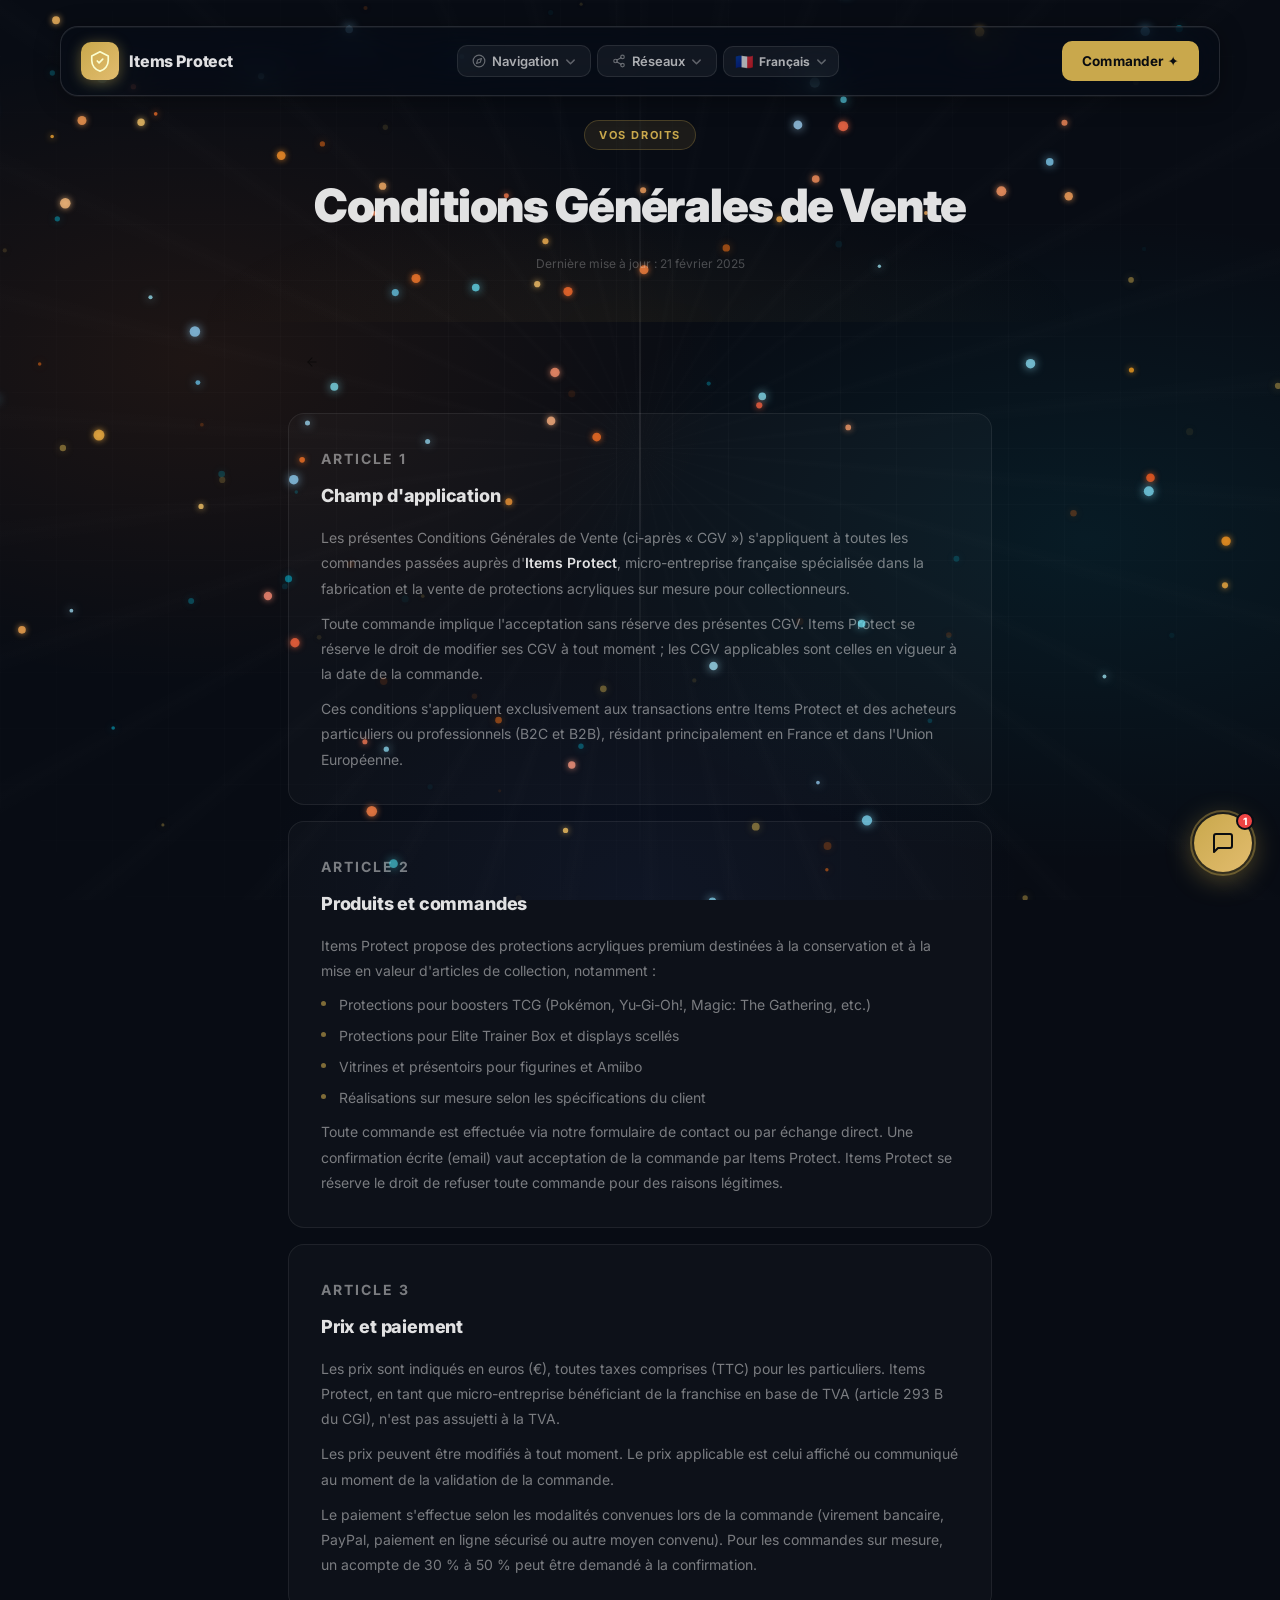
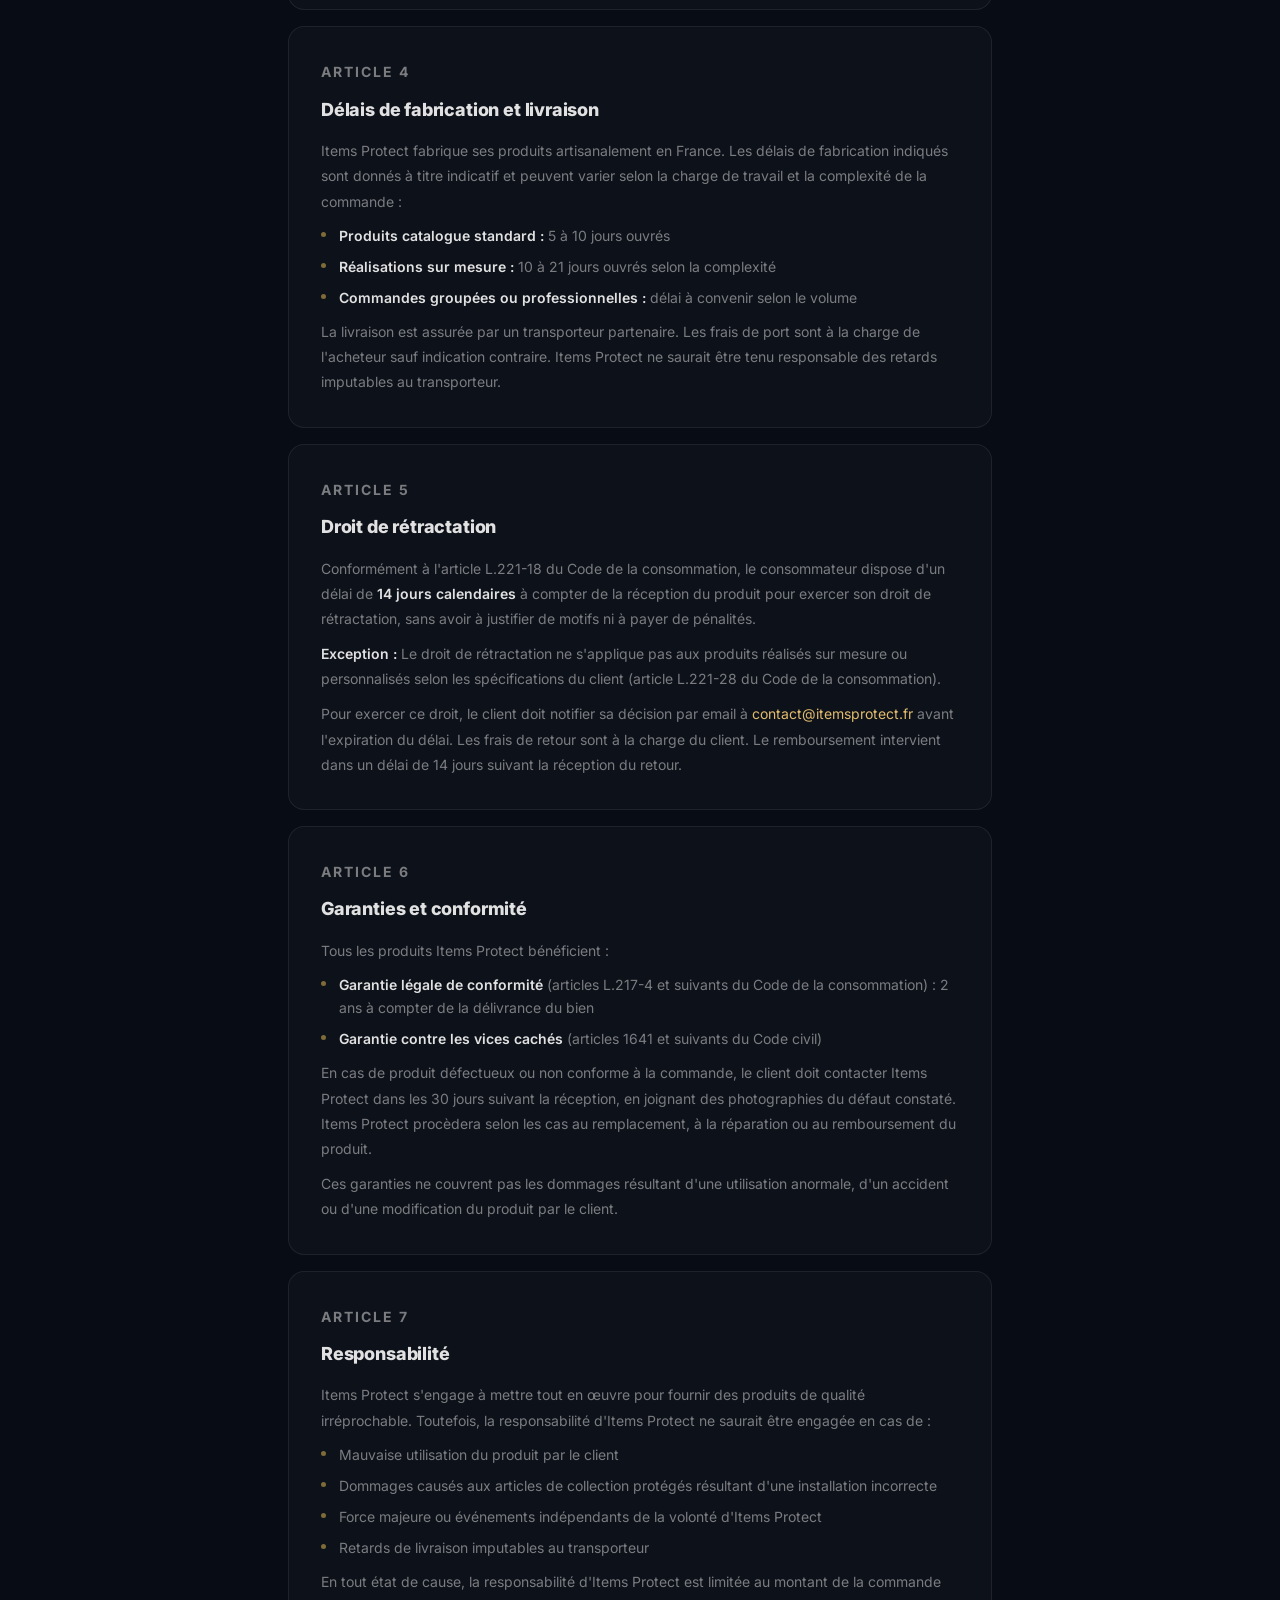
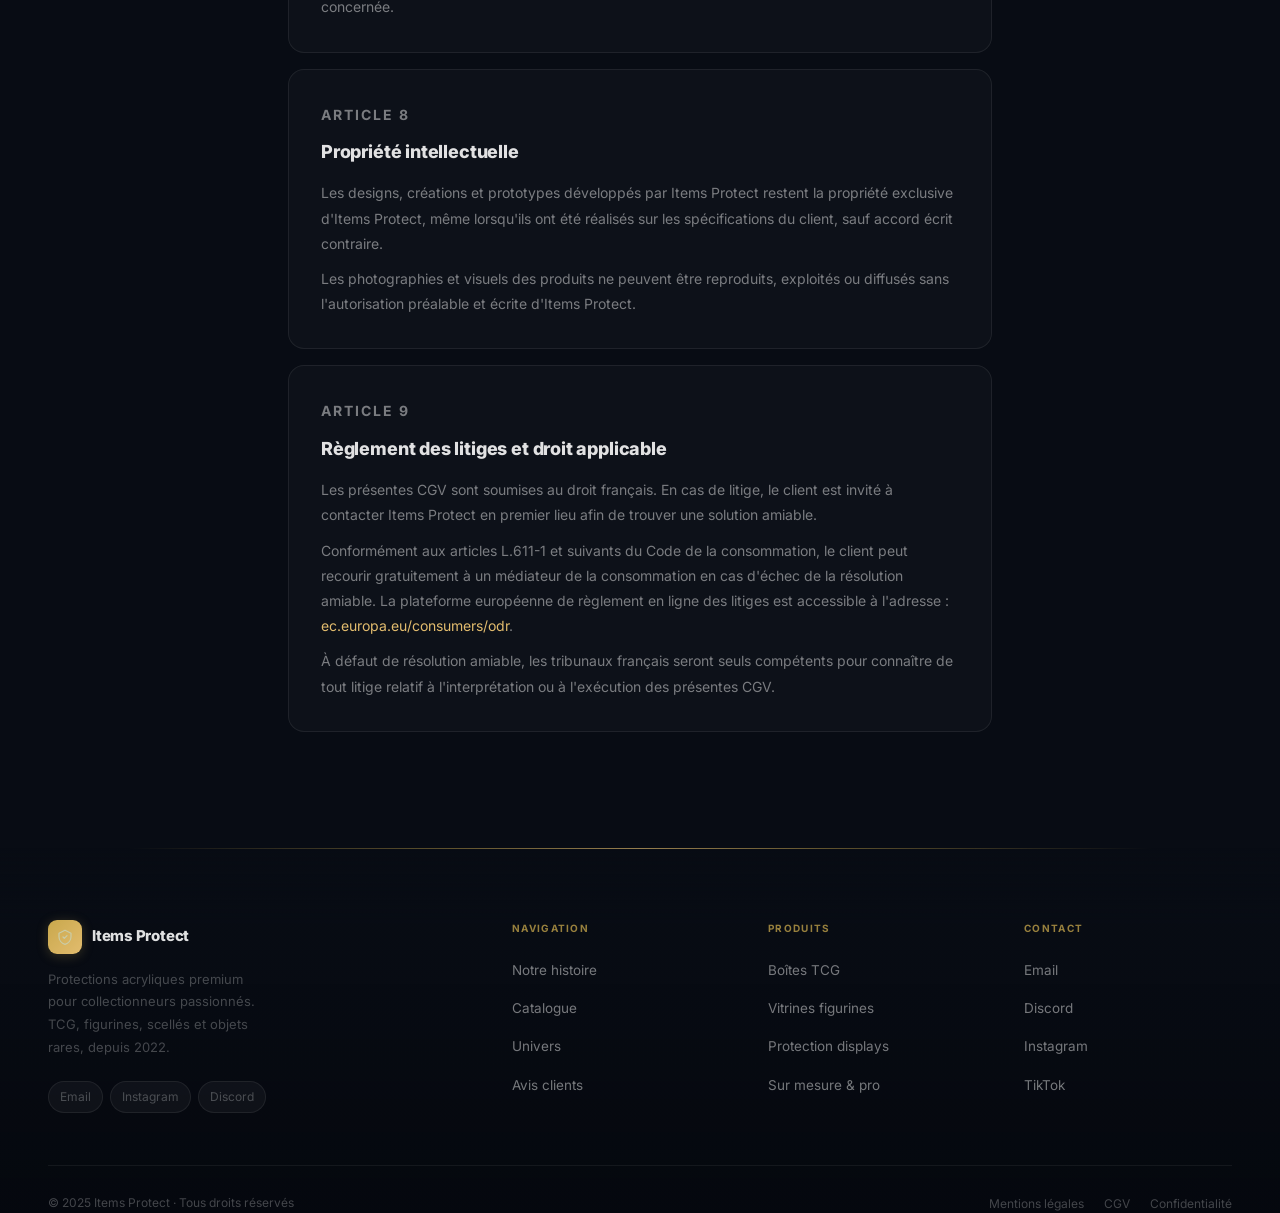
<file: cgv.html>
<!doctype html>
<html lang="fr">
	<head>
		<meta charset="UTF-8" />
		<meta name="viewport" content="width=device-width, initial-scale=1.0" />
		<title>Conditions Générales de Vente · Items Protect</title>
		<link rel="preconnect" href="https://fonts.googleapis.com" />
		<link rel="preconnect" href="https://fonts.gstatic.com" crossorigin />
		<link
			href="https://fonts.googleapis.com/css2?family=Inter:wght@300;400;500;600;700;800;900&display=swap"
			rel="stylesheet" />
		<link rel="stylesheet" href="css/base.css" />
		<link rel="stylesheet" href="css/background.css" />
		<link rel="stylesheet" href="css/layout.css" />
		<link rel="stylesheet" href="css/components/loader.css" />
		<link rel="stylesheet" href="css/components/navbar.css" />
		<link rel="stylesheet" href="css/components/buttons.css" />
		<link rel="stylesheet" href="css/components/cards.css" />
		<link rel="stylesheet" href="css/components/toast.css" />
		<link rel="stylesheet" href="css/components/chatbot.css" />
		<link rel="stylesheet" href="css/pages/legal.css" />
		<link rel="stylesheet" href="css/sections/footer.css" />
		<link rel="stylesheet" href="css/responsive.css" />
	</head>
	<body>
		<div id="global-bg">
			<div class="bg-base"></div>
			<div class="bg-grid"></div>
			<div class="bg-clash"></div>
			<div class="bg-speed"></div>
		</div>
		<canvas id="particleCanvas"></canvas>
		<div id="loader">
			<div class="loader-shield">
				<img
					src="assets/icons/shield.svg"
					width="40"
					height="40"
					alt=""
					style="
						filter: invert(1) sepia(1) saturate(3) hue-rotate(5deg);
					" />
			</div>
			<div class="loader-bar-wrap"><div class="loader-bar"></div></div>
			<p class="loader-label" data-i18n="loader.label">Items Protect</p>
		</div>
		<div class="toast-stack" id="toastStack"></div>

		<nav id="navbar">
			<a
				class="nav-logo"
				href="index.html"
				data-i18n-aria="nav.logo.aria">
				<div class="nav-logo-icon">
					<img
						src="assets/icons/shield.svg"
						alt=""
						style="width:22px;height:22px;filter:brightness(0) invert(1) sepia(1) saturate(3) hue-rotate(5deg);" />
				</div>
				<span class="nav-logo-text">Items Protect</span>
			</a>

			<div class="nav-center">
				<!-- Navigation select -->
				<div class="nav-sel" id="navSel">
					<button class="nav-sel-trigger" id="navSelTrigger" type="button">
						<svg style="width:14px;height:14px;opacity:.55;flex-shrink:0" viewBox="0 0 24 24" fill="none" stroke="currentColor" stroke-width="2" stroke-linecap="round" stroke-linejoin="round"><circle cx="12" cy="12" r="10"/><polygon points="16.24 7.76 14.12 14.12 7.76 16.24 9.88 9.88 16.24 7.76"/></svg>
						<span data-i18n="nav.menu.label">Navigation</span>
						<svg class="nav-sel-chevron" viewBox="0 0 12 12" fill="none" aria-hidden="true"><path d="M2 4.5l4 4 4-4" stroke="currentColor" stroke-width="1.6" stroke-linecap="round" stroke-linejoin="round"/></svg>
					</button>
					<div class="nav-sel-panel" id="navSelPanel">
						<a class="nav-sel-item" href="index.html#story" data-i18n="nav.histoire">
							<span class="nav-sel-dot"></span>Notre histoire
						</a>
						<a class="nav-sel-item" href="products.html" data-i18n="nav.catalogue">
							<span class="nav-sel-dot"></span>Catalogue
						</a>
						<a class="nav-sel-item" href="index.html#universes" data-i18n="nav.univers">
							<span class="nav-sel-dot"></span>Univers
						</a>
						<a class="nav-sel-item" href="index.html#testi" data-i18n="nav.avis">
							<span class="nav-sel-dot"></span>Avis
						</a>
						<a class="nav-sel-item" href="index.html#faq" data-i18n="nav.faq">
							<span class="nav-sel-dot"></span>FAQ
						</a>
					</div>
				</div>

				<!-- Social networks select -->
				<div class="nav-sel" id="socialSel">
					<button class="nav-sel-trigger" id="socialSelTrigger" type="button">
						<svg style="width:14px;height:14px;opacity:.55;flex-shrink:0" viewBox="0 0 24 24" fill="none" stroke="currentColor" stroke-width="2" stroke-linecap="round" stroke-linejoin="round"><circle cx="18" cy="5" r="3"/><circle cx="6" cy="12" r="3"/><circle cx="18" cy="19" r="3"/><line x1="8.59" y1="13.51" x2="15.42" y2="17.49"/><line x1="15.41" y1="6.51" x2="8.59" y2="10.49"/></svg>
						<span data-i18n="nav.social.label">Réseaux</span>
						<svg class="nav-sel-chevron" viewBox="0 0 12 12" fill="none" aria-hidden="true"><path d="M2 4.5l4 4 4-4" stroke="currentColor" stroke-width="1.6" stroke-linecap="round" stroke-linejoin="round"/></svg>
					</button>
					<div class="nav-sel-panel" id="socialSelPanel">
						<div class="nav-sel-label" data-i18n="nav.social.find">Nous retrouver</div>
						<a class="nav-sel-item" href="mailto:contact@itemsprotect.fr">
							<span class="nav-sel-dot"></span>Email
						</a>
						<a class="nav-sel-item" href="#" onclick="toast({ type: 'info', title: 'Instagram', message: '@ItemsProtect' }); return false;">
							<span class="nav-sel-dot"></span>Instagram
						</a>
						<a class="nav-sel-item" href="#" onclick="toast({ type: 'info', title: 'Discord', message: 'Serveur Items Protect' }); return false;">
							<span class="nav-sel-dot"></span>Discord
						</a>
					</div>
				</div>

				<!-- Language select -->
				<div class="nav-sel" id="langSel">
					<button class="nav-sel-trigger nav-sel-trigger--lang" id="langSelTrigger" type="button">
						<span class="nav-sel-langflag" id="navLangFlag">🇫🇷</span>
						<span class="nav-sel-langname" id="navLangCode">Français</span>
						<svg class="nav-sel-chevron" viewBox="0 0 12 12" fill="none" aria-hidden="true"><path d="M2 4.5l4 4 4-4" stroke="currentColor" stroke-width="1.6" stroke-linecap="round" stroke-linejoin="round"/></svg>
					</button>
					<div class="nav-sel-panel nav-sel-panel--right" id="langSelPanel">
						<div class="nav-sel-label" data-i18n="nav.lang.label">Langue</div>
						<button class="nav-sel-item nav-sel-item--active lang-btn lang-btn--active" data-lang="fr" type="button">
							<span>��🇷</span> Français
						</button>
						<button class="nav-sel-item lang-btn" data-lang="en" type="button">
							<span>🇬🇧</span> English
						</button>
						<button class="nav-sel-item lang-btn" data-lang="es" type="button">
							<span>🇪🇸</span> Español
						</button>
						<button class="nav-sel-item lang-btn" data-lang="ja" type="button">
							<span>🇯🇵</span> 日本語
						</button>
						<button class="nav-sel-item lang-btn" data-lang="zh" type="button">
							<span>🇨🇳</span> 中文
						</button>
					</div>
				</div>
			</div>

			<a class="nav-cta" href="contact.html" data-i18n="nav.commander">Commander ✦</a>
			<button class="nav-hamburger" id="navHam" data-i18n-aria="nav.menu.aria" aria-label="Menu">
				<span></span><span></span><span></span>
			</button>
		</nav>
		<div class="mobile-menu" id="mobileMenu">
			<a
				href="index.html#story"
				onclick="closeMob()"
				data-i18n="nav.histoire"
				>Notre histoire</a
			>
			<a
				href="products.html"
				onclick="closeMob()"
				data-i18n="nav.catalogue"
				>Catalogue</a
			>
			<a
				href="index.html#universes"
				onclick="closeMob()"
				data-i18n="nav.univers"
				>Univers TCG</a
			>
			<a href="index.html#testi" onclick="closeMob()" data-i18n="nav.avis"
				>Avis clients</a
			>
			<a href="index.html#faq" onclick="closeMob()" data-i18n="nav.faq"
				>FAQ</a
			>
			<a
				href="contact.html"
				onclick="closeMob()"
				style="color: var(--gold-light); font-weight: 800"
				data-i18n="nav.commander"
				>Commander →</a
			>
			<div class="mobile-lang">
				<button class="lang-btn lang-btn--active" data-lang="fr">
					<span class="lang-flag">🇫🇷</span> FR
				</button>
				<button class="lang-btn" data-lang="en">
					<span class="lang-flag">🇬🇧</span> EN
				</button>
				<button class="lang-btn" data-lang="es">
					<span class="lang-flag">🇪🇸</span> ES
				</button>
				<button class="lang-btn" data-lang="ja">
					<span class="lang-flag">🇯🇵</span> JA
				</button>
				<button class="lang-btn" data-lang="zh">
					<span class="lang-flag">🇨🇳</span> ZH
				</button>
			</div>
		</div>

		<!-- Hero -->
		<div class="legal-hero">
			<div class="legal-hero-inner">
				<div class="eyebrow reveal" data-i18n="cgv.hero.eyebrow">Vos droits</div>
				<h1 class="legal-hero-title reveal" data-i18n="cgv.hero.title">
					Conditions Générales de Vente
				</h1>
				<p class="legal-hero-date" data-i18n="cgv.hero.date">
					Dernière mise à jour : 21 février 2025
				</p>
			</div>
		</div>

		<!-- Content -->
		<div class="legal-content">
			<a class="legal-back" href="index.html">
				<img
					src="assets/icons/arrow-left.svg"
					width="14"
					height="14"
					alt="" />
				<span data-i18n="cgv.back">Retour à l'accueil</span>
			</a>

			<!-- Article 1 -->
			<div class="legal-section reveal">
				<p class="legal-section-num">Article 1</p>
				<h2 data-i18n="cgv.art1.title">Champ d'application</h2>
				<div data-i18n-html="cgv.art1.content">
					<p>
						Les présentes Conditions Générales de Vente (ci-après « CGV
						») s'appliquent à toutes les commandes passées auprès
						d'<strong>Items Protect</strong>, micro-entreprise française
						spécialisée dans la fabrication et la vente de protections
						acryliques sur mesure pour collectionneurs.
					</p>
					<p>
						Toute commande implique l'acceptation sans réserve des
						présentes CGV. Items Protect se réserve le droit de modifier
						ses CGV à tout moment ; les CGV applicables sont celles en
						vigueur à la date de la commande.
					</p>
					<p>
						Ces conditions s'appliquent exclusivement aux transactions
						entre Items Protect et des acheteurs particuliers ou
						professionnels (B2C et B2B), résidant principalement en
						France et dans l'Union Européenne.
					</p>
				</div>
			</div>

			<!-- Article 2 -->
			<div class="legal-section reveal">
				<p class="legal-section-num">Article 2</p>
				<h2 data-i18n="cgv.art2.title">Produits et commandes</h2>
				<div data-i18n-html="cgv.art2.content">
					<p>
						Items Protect propose des protections acryliques premium
						destinées à la conservation et à la mise en valeur
						d'articles de collection, notamment :
					</p>
					<ul>
						<li>
							Protections pour boosters TCG (Pokémon, Yu-Gi-Oh!,
							Magic: The Gathering, etc.)
						</li>
						<li>
							Protections pour Elite Trainer Box et displays scellés
						</li>
						<li>Vitrines et présentoirs pour figurines et Amiibo</li>
						<li>
							Réalisations sur mesure selon les spécifications du
							client
						</li>
					</ul>
					<p>
						Toute commande est effectuée via notre formulaire de contact
						ou par échange direct. Une confirmation écrite (email) vaut
						acceptation de la commande par Items Protect. Items Protect
						se réserve le droit de refuser toute commande pour des
						raisons légitimes.
					</p>
				</div>
			</div>

			<!-- Article 3 -->
			<div class="legal-section reveal">
				<p class="legal-section-num">Article 3</p>
				<h2 data-i18n="cgv.art3.title">Prix et paiement</h2>
				<div data-i18n-html="cgv.art3.content">
					<p>
						Les prix sont indiqués en euros (€), toutes taxes comprises
						(TTC) pour les particuliers. Items Protect, en tant que
						micro-entreprise bénéficiant de la franchise en base de TVA
						(article 293 B du CGI), n'est pas assujetti à la TVA.
					</p>
					<p>
						Les prix peuvent être modifiés à tout moment. Le prix
						applicable est celui affiché ou communiqué au moment de la
						validation de la commande.
					</p>
					<p>
						Le paiement s'effectue selon les modalités convenues lors de
						la commande (virement bancaire, PayPal, paiement en ligne
						sécurisé ou autre moyen convenu). Pour les commandes sur
						mesure, un acompte de 30 % à 50 % peut être demandé à la
						confirmation.
					</p>
				</div>
			</div>

			<!-- Article 4 -->
			<div class="legal-section reveal">
				<p class="legal-section-num">Article 4</p>
				<h2 data-i18n="cgv.art4.title">Délais de fabrication et livraison</h2>
				<div data-i18n-html="cgv.art4.content">
					<p>
						Items Protect fabrique ses produits artisanalement en
						France. Les délais de fabrication indiqués sont donnés à
						titre indicatif et peuvent varier selon la charge de travail
						et la complexité de la commande :
					</p>
					<ul>
						<li>
							<strong>Produits catalogue standard :</strong> 5 à 10
							jours ouvrés
						</li>
						<li>
							<strong>Réalisations sur mesure :</strong> 10 à 21 jours
							ouvrés selon la complexité
						</li>
						<li>
							<strong
								>Commandes groupées ou professionnelles :</strong
							>
							délai à convenir selon le volume
						</li>
					</ul>
					<p>
						La livraison est assurée par un transporteur partenaire. Les
						frais de port sont à la charge de l'acheteur sauf indication
						contraire. Items Protect ne saurait être tenu responsable
						des retards imputables au transporteur.
					</p>
				</div>
			</div>

			<!-- Article 5 -->
			<div class="legal-section reveal">
				<p class="legal-section-num">Article 5</p>
				<h2 data-i18n="cgv.art5.title">Droit de rétractation</h2>
				<div data-i18n-html="cgv.art5.content">
					<p>
						Conformément à l'article L.221-18 du Code de la
						consommation, le consommateur dispose d'un délai de
						<strong>14 jours calendaires</strong> à compter de la
						réception du produit pour exercer son droit de rétractation,
						sans avoir à justifier de motifs ni à payer de pénalités.
					</p>
					<p>
						<strong>Exception :</strong> Le droit de rétractation ne
						s'applique pas aux produits réalisés sur mesure ou
						personnalisés selon les spécifications du client (article
						L.221-28 du Code de la consommation).
					</p>
					<p>
						Pour exercer ce droit, le client doit notifier sa décision
						par email à
						<a href="mailto:contact@itemsprotect.fr"
							>contact@itemsprotect.fr</a
						>
						avant l'expiration du délai. Les frais de retour sont à la
						charge du client. Le remboursement intervient dans un délai
						de 14 jours suivant la réception du retour.
					</p>
				</div>
			</div>

			<!-- Article 6 -->
			<div class="legal-section reveal">
				<p class="legal-section-num">Article 6</p>
				<h2 data-i18n="cgv.art6.title">Garanties et conformité</h2>
				<div data-i18n-html="cgv.art6.content">
					<p>Tous les produits Items Protect bénéficient :</p>
					<ul>
						<li>
							<strong>Garantie légale de conformité</strong> (articles
							L.217-4 et suivants du Code de la consommation) : 2 ans
							à compter de la délivrance du bien
						</li>
						<li>
							<strong>Garantie contre les vices cachés</strong>
							(articles 1641 et suivants du Code civil)
						</li>
					</ul>
					<p>
						En cas de produit défectueux ou non conforme à la commande,
						le client doit contacter Items Protect dans les 30 jours
						suivant la réception, en joignant des photographies du
						défaut constaté. Items Protect procèdera selon les cas au
						remplacement, à la réparation ou au remboursement du
						produit.
					</p>
					<p>
						Ces garanties ne couvrent pas les dommages résultant d'une
						utilisation anormale, d'un accident ou d'une modification du
						produit par le client.
					</p>
				</div>
			</div>

			<!-- Article 7 -->
			<div class="legal-section reveal">
				<p class="legal-section-num">Article 7</p>
				<h2 data-i18n="cgv.art7.title">Responsabilité</h2>
				<div data-i18n-html="cgv.art7.content">
					<p>
						Items Protect s'engage à mettre tout en œuvre pour fournir
						des produits de qualité irréprochable. Toutefois, la
						responsabilité d'Items Protect ne saurait être engagée en
						cas de :
					</p>
					<ul>
						<li>Mauvaise utilisation du produit par le client</li>
						<li>
							Dommages causés aux articles de collection protégés
							résultant d'une installation incorrecte
						</li>
						<li>
							Force majeure ou événements indépendants de la volonté
							d'Items Protect
						</li>
						<li>Retards de livraison imputables au transporteur</li>
					</ul>
					<p>
						En tout état de cause, la responsabilité d'Items Protect est
						limitée au montant de la commande concernée.
					</p>
				</div>
			</div>

			<!-- Article 8 -->
			<div class="legal-section reveal">
				<p class="legal-section-num">Article 8</p>
				<h2 data-i18n="cgv.art8.title">Propriété intellectuelle</h2>
				<div data-i18n-html="cgv.art8.content">
					<p>
						Les designs, créations et prototypes développés par Items
						Protect restent la propriété exclusive d'Items Protect, même
						lorsqu'ils ont été réalisés sur les spécifications du
						client, sauf accord écrit contraire.
					</p>
					<p>
						Les photographies et visuels des produits ne peuvent être
						reproduits, exploités ou diffusés sans l'autorisation
						préalable et écrite d'Items Protect.
					</p>
				</div>
			</div>

			<!-- Article 9 -->
			<div class="legal-section reveal">
				<p class="legal-section-num">Article 9</p>
				<h2 data-i18n="cgv.art9.title">Règlement des litiges et droit applicable</h2>
				<div data-i18n-html="cgv.art9.content">
					<p>
						Les présentes CGV sont soumises au droit français. En cas de
						litige, le client est invité à contacter Items Protect en
						premier lieu afin de trouver une solution amiable.
					</p>
					<p>
						Conformément aux articles L.611-1 et suivants du Code de la
						consommation, le client peut recourir gratuitement à un
						médiateur de la consommation en cas d'échec de la résolution
						amiable. La plateforme européenne de règlement en ligne des
						litiges est accessible à l'adresse :
						<a
							href="https://ec.europa.eu/consumers/odr"
							target="_blank"
							rel="noopener"
							>ec.europa.eu/consumers/odr</a
						>.
					</p>
					<p>
						À défaut de résolution amiable, les tribunaux français
						seront seuls compétents pour connaître de tout litige
						relatif à l'interprétation ou à l'exécution des présentes
						CGV.
					</p>
				</div>
			</div>
		</div>

		<footer>
			<div class="footer-grid">
				<div>
					<a class="footer-logo" href="index.html">
						<div class="footer-logo-icon">
							<img
								src="assets/icons/shield.svg"
								width="16"
								height="16"
								alt=""
								style="
									filter: invert(1) sepia(1) saturate(3)
										hue-rotate(5deg) brightness(0.8);
								" />
						</div>
						<span class="footer-logo-name">Items Protect</span>
					</a>
					<p class="footer-desc" data-i18n="footer.desc">
						Protections acryliques premium pour collectionneurs
						passionnés. TCG, figurines, scellés et objets rares,
						depuis 2022.
					</p>
					<div class="footer-socials">
						<a
							class="footer-social-chip"
							href="mailto:contact@itemsprotect.fr" data-i18n="footer.contact.email">
							📧 Email
						</a>
						<a
							class="footer-social-chip"
							href="#"
							onclick="toast({ type: 'info', title: 'Instagram', message: '@itemsprotect' }); return false;" data-i18n="footer.contact.instagram">
							📸 Instagram
						</a>
						<a
							class="footer-social-chip"
							href="#"
							onclick="toast({ type: 'info', title: 'Discord', message: 'Discord Items Protect' }); return false;" data-i18n="footer.contact.discord">
							💬 Discord
						</a>
					</div>
				</div>
				<div>
					<p class="footer-col-title" data-i18n="footer.nav.title">
						Navigation
					</p>
					<ul class="footer-links">
						<li><a href="index.html#story" data-i18n="footer.nav.histoire">Notre histoire</a></li>
						<li><a href="products.html" data-i18n="footer.nav.catalogue">Catalogue</a></li>
						<li><a href="index.html#universes" data-i18n="footer.nav.univers">Univers</a></li>
						<li><a href="index.html#testi" data-i18n="footer.nav.avis">Avis clients</a></li>
					</ul>
				</div>
				<div>
					<p
						class="footer-col-title"
						data-i18n="footer.products.title">
						Produits
					</p>
					<ul class="footer-links">
						<li><a href="products.html" data-i18n="footer.products.tcg">Boîtes TCG</a></li>
						<li><a href="products.html" data-i18n="footer.products.fig">Vitrines figurines</a></li>
						<li><a href="products.html" data-i18n="footer.products.displays">Protection displays</a></li>
						<li><a href="contact.html" data-i18n="footer.products.custom">Sur mesure &amp; pro</a></li>
					</ul>
				</div>
				<div>
					<p
						class="footer-col-title"
						data-i18n="footer.contact.title">
						Contact
					</p>
					<ul class="footer-links">
						<li>
							<a href="mailto:contact@itemsprotect.fr"
								 data-i18n="footer.contact.email">📧 Email</a
							>
						</li>
						<li>
							<a
								href="#"
								onclick="
									toast({
										type: 'info',
										title: 'Discord',
										message:
											'Items Protect · Rejoignez-nous !',
									});
									return false;
								"
								 data-i18n="footer.contact.discord">💬 Discord</a
							>
						</li>
						<li>
							<a
								href="#"
								onclick="
									toast({
										type: 'info',
										title: 'Instagram',
										message: '@itemsprotect',
									});
									return false;
								"
								 data-i18n="footer.contact.instagram">📸 Instagram</a
							>
						</li>
						<li>
							<a
								href="#"
								onclick="
									toast({
										type: 'info',
										title: 'TikTok',
										message: '@itemsprotect',
									});
									return false;
								"
								 data-i18n="footer.contact.tiktok">🎵 TikTok</a
							>
						</li>
					</ul>
				</div>
			</div>
			<div class="footer-bottom">
				<span class="footer-copy" data-i18n="footer.copy"
					>© 2025 Items Protect · Tous droits réservés</span
				>
				<div class="footer-legal">
					<a
						href="mentions-legales.html"
						data-i18n="footer.legal.mentions"
						>Mentions légales</a
					>
					<a href="cgv.html" data-i18n="footer.legal.cgv">CGV</a>
					<a
						href="confidentialite.html"
						data-i18n="footer.legal.confidentialite"
						>Confidentialité</a
					>
				</div>
			</div>
		</footer>

		<script src="scripts/core/i18n.js"></script>
		<script src="scripts/components/toast.js"></script>
		<script src="scripts/core/loader.js"></script>
		<script src="scripts/components/navigation.js"></script>
		<script src="scripts/utils/scroll.js"></script>
		<script src="scripts/utils/particles.js"></script>
		<script src="scripts/components/chatbot.js"></script>
	</body>
</html>
</file>
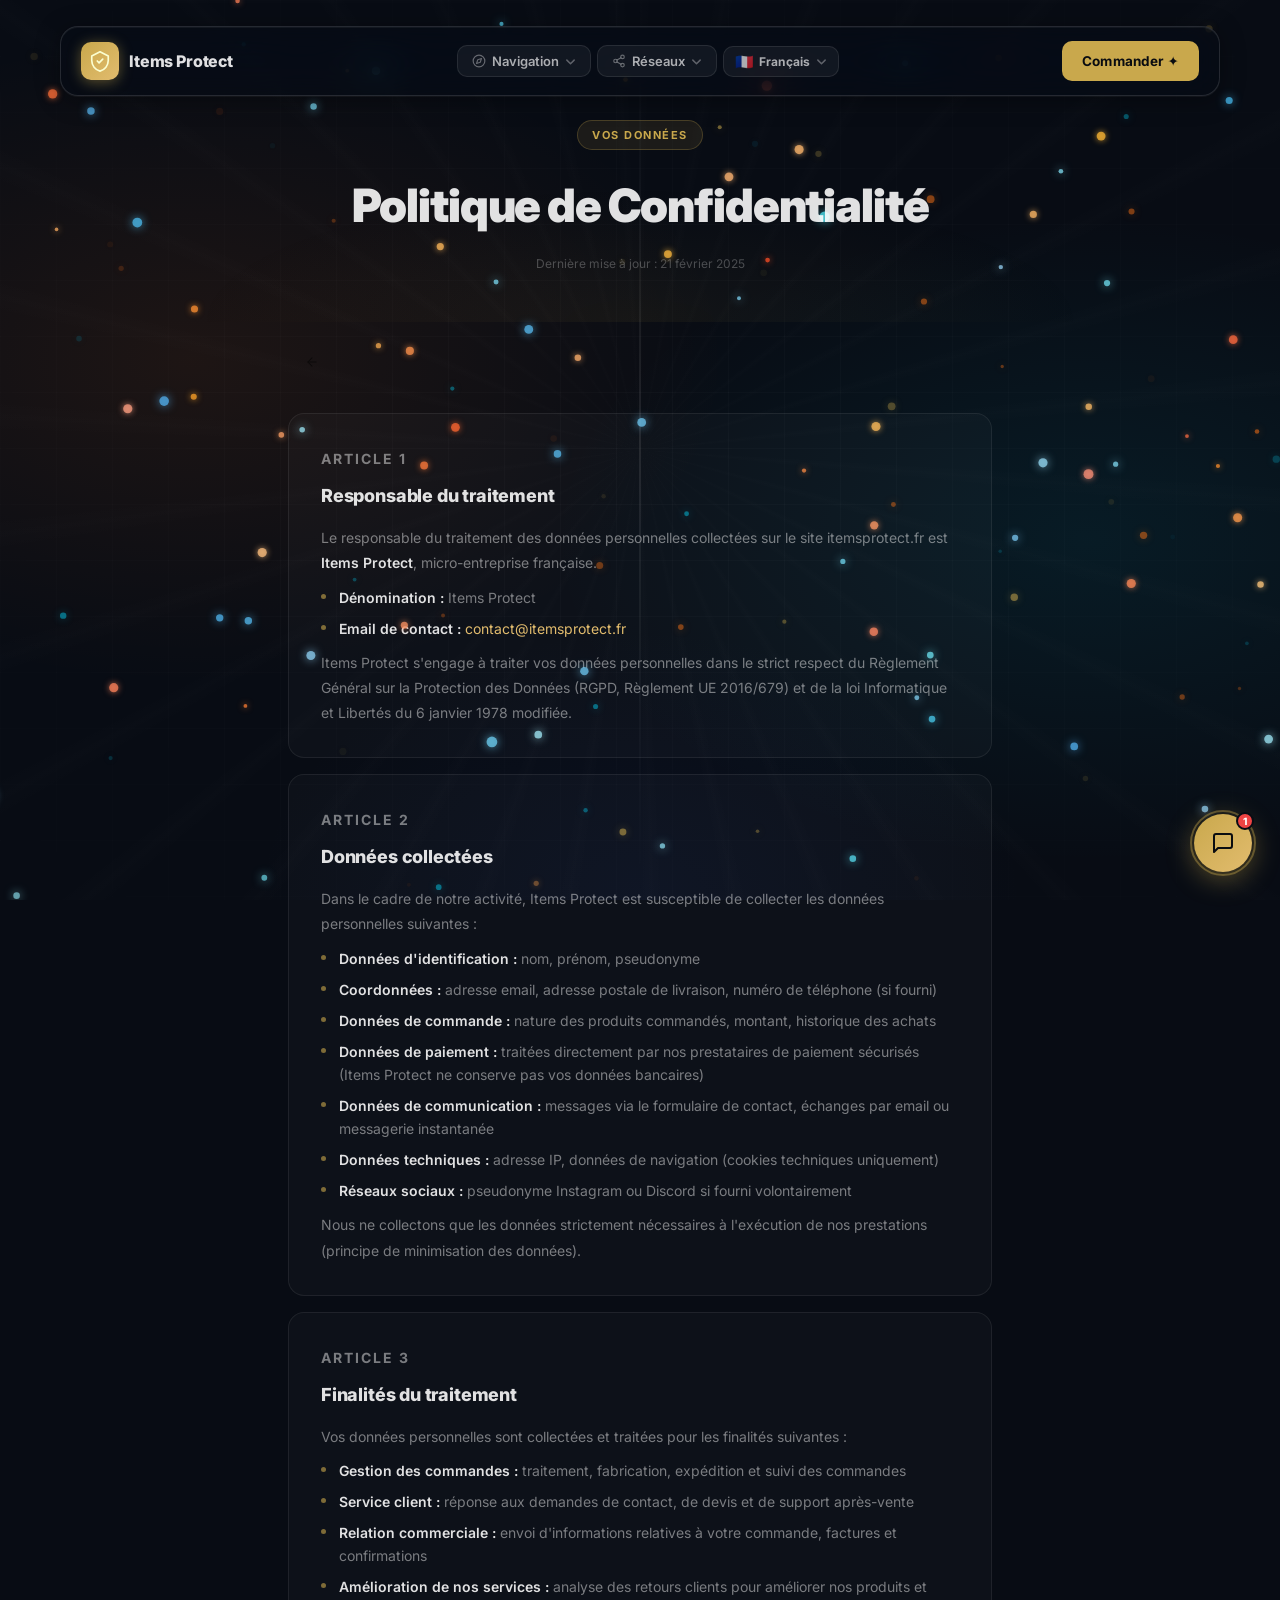
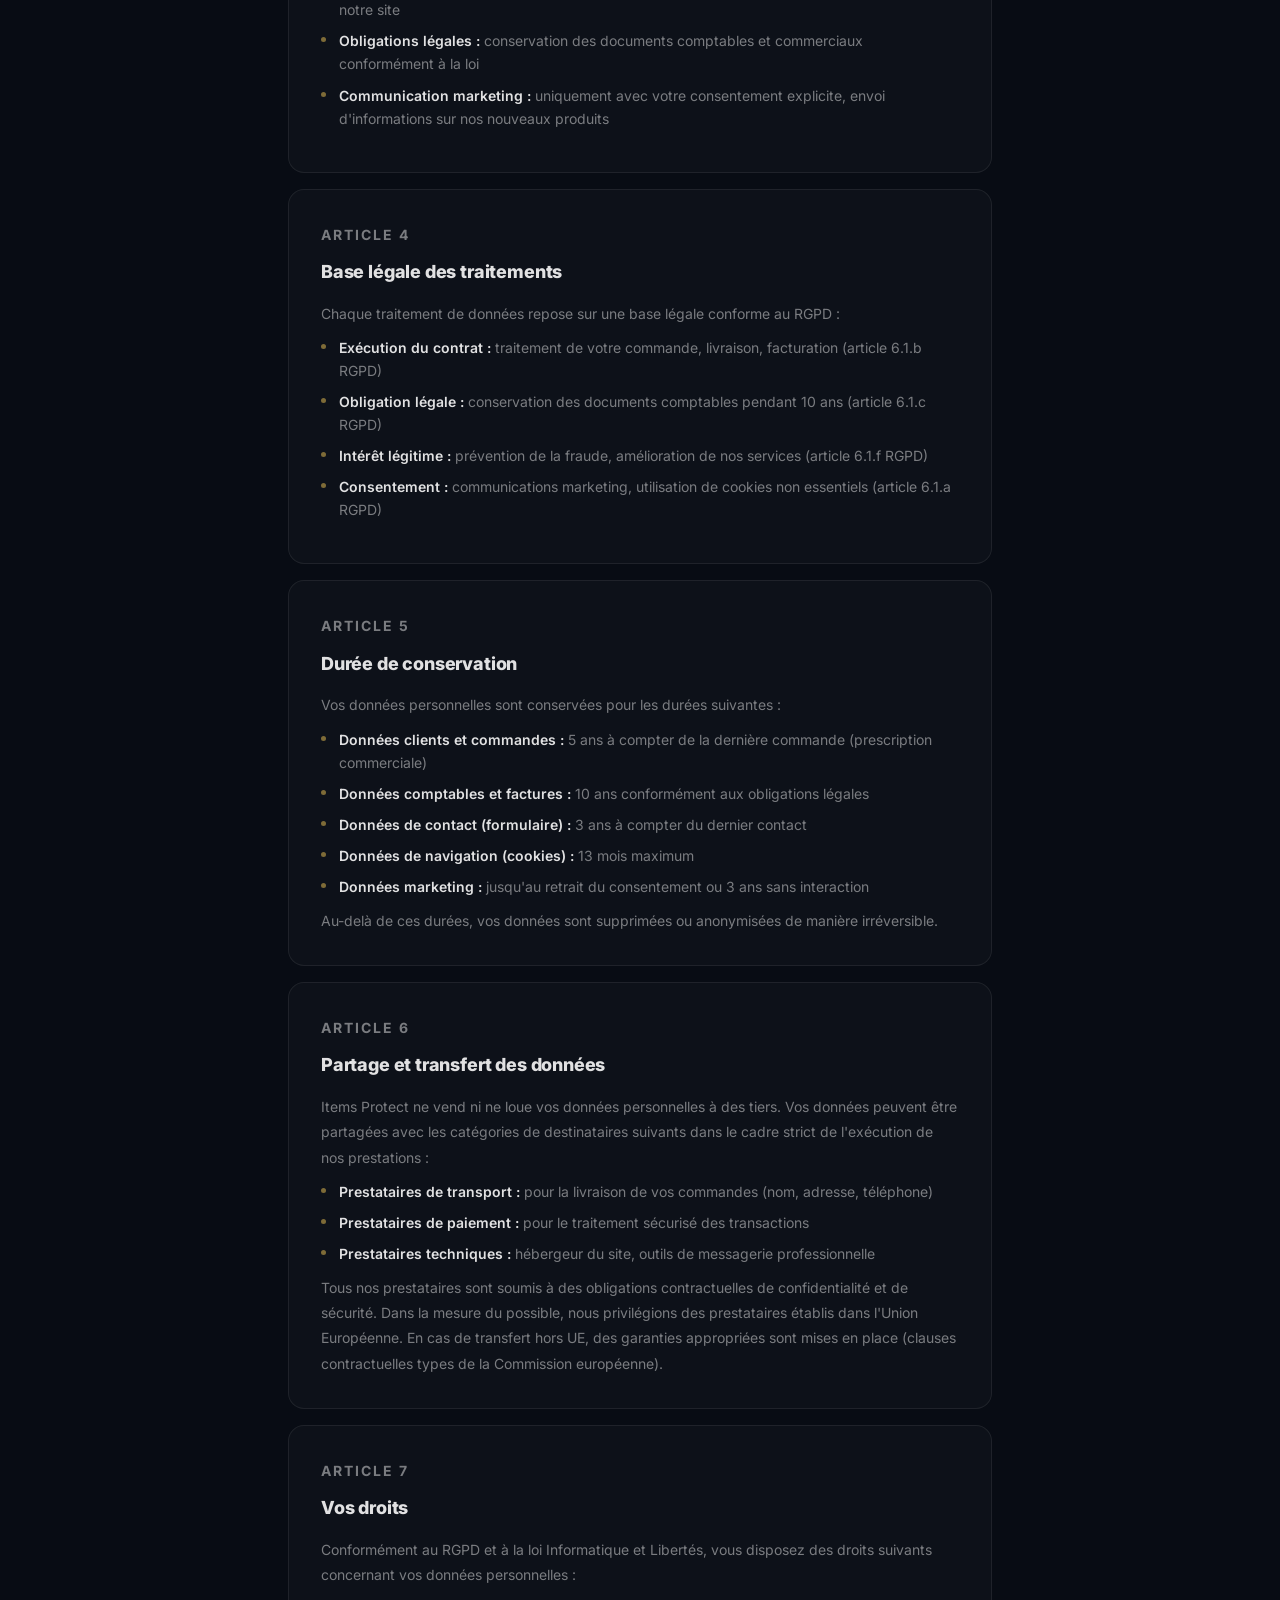
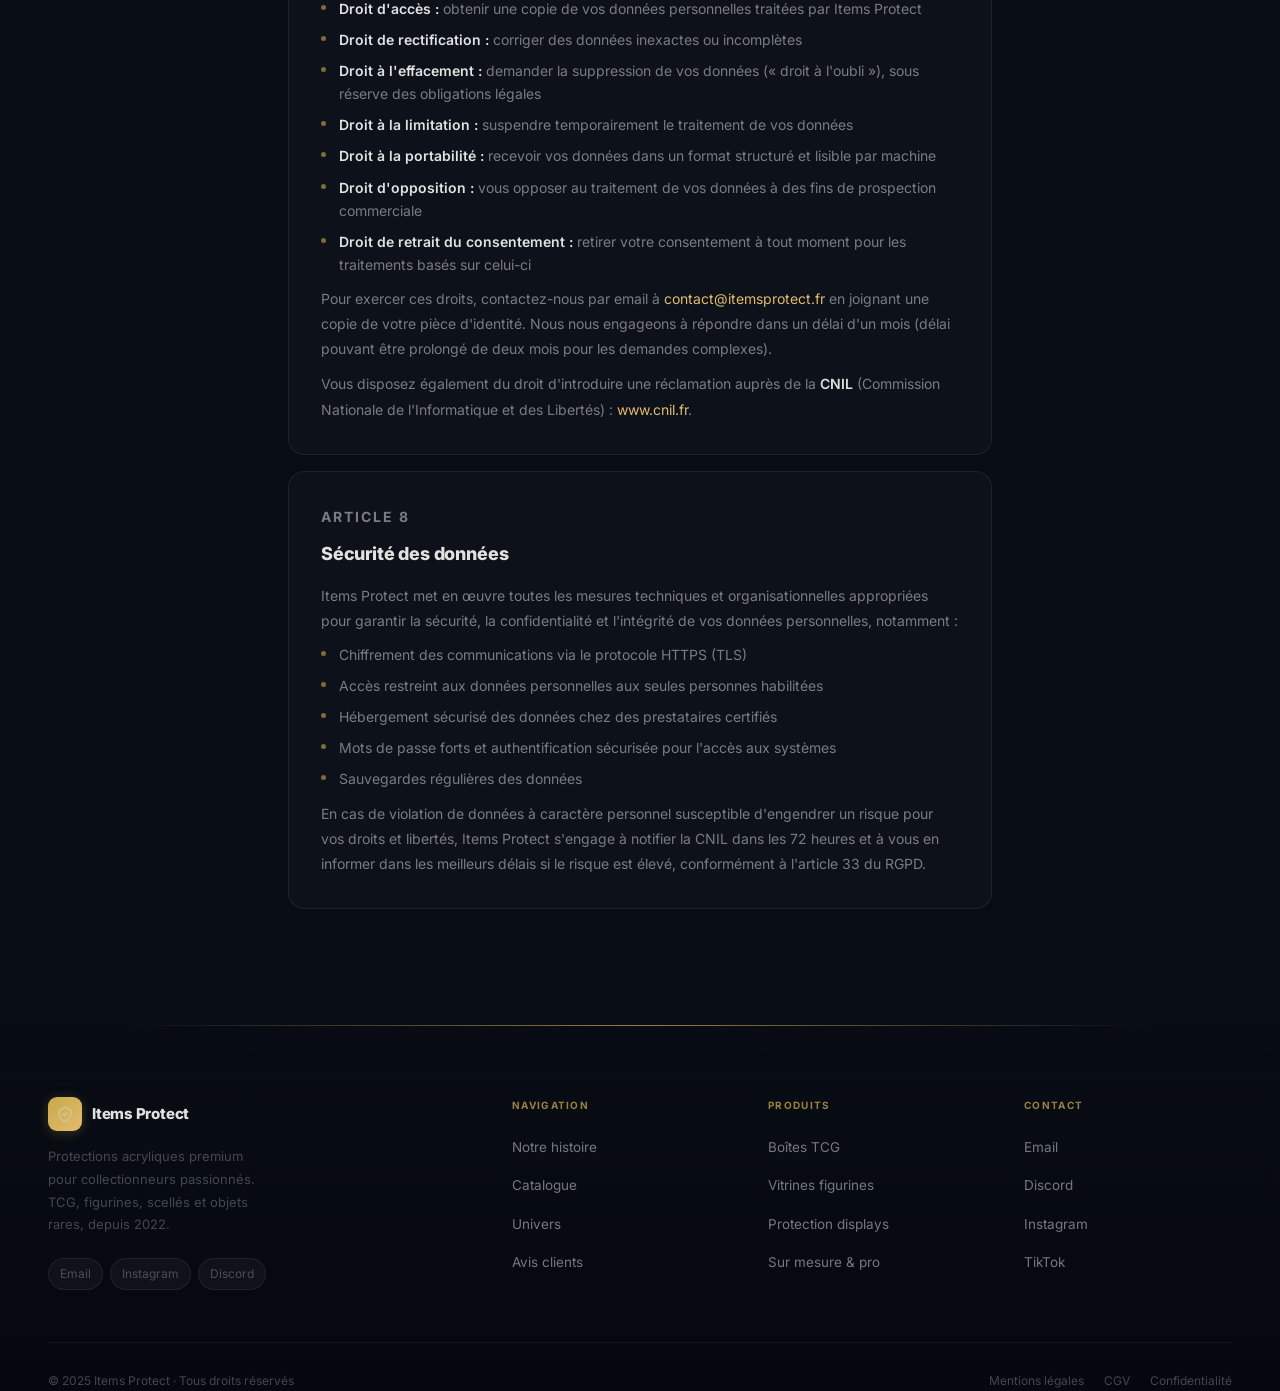
<file: confidentialite.html>
<!doctype html>
<html lang="fr">
	<head>
		<meta charset="UTF-8" />
		<meta name="viewport" content="width=device-width, initial-scale=1.0" />
		<title>Politique de Confidentialité · Items Protect</title>
		<link rel="preconnect" href="https://fonts.googleapis.com" />
		<link rel="preconnect" href="https://fonts.gstatic.com" crossorigin />
		<link
			href="https://fonts.googleapis.com/css2?family=Inter:wght@300;400;500;600;700;800;900&display=swap"
			rel="stylesheet" />
		<link rel="stylesheet" href="css/base.css" />
		<link rel="stylesheet" href="css/background.css" />
		<link rel="stylesheet" href="css/layout.css" />
		<link rel="stylesheet" href="css/components/loader.css" />
		<link rel="stylesheet" href="css/components/navbar.css" />
		<link rel="stylesheet" href="css/components/buttons.css" />
		<link rel="stylesheet" href="css/components/cards.css" />
		<link rel="stylesheet" href="css/components/toast.css" />
		<link rel="stylesheet" href="css/components/chatbot.css" />
		<link rel="stylesheet" href="css/pages/legal.css" />
		<link rel="stylesheet" href="css/sections/footer.css" />
		<link rel="stylesheet" href="css/responsive.css" />
	</head>
	<body>
		<div id="global-bg">
			<div class="bg-base"></div>
			<div class="bg-grid"></div>
			<div class="bg-clash"></div>
			<div class="bg-speed"></div>
		</div>
		<canvas id="particleCanvas"></canvas>
		<div id="loader">
			<div class="loader-shield">
				<img
					src="assets/icons/shield.svg"
					width="40"
					height="40"
					alt=""
					style="
						filter: invert(1) sepia(1) saturate(3) hue-rotate(5deg);
					" />
			</div>
			<div class="loader-bar-wrap"><div class="loader-bar"></div></div>
			<p class="loader-label" data-i18n="loader.label">Items Protect</p>
		</div>
		<div class="toast-stack" id="toastStack"></div>

		<nav id="navbar">
			<a
				class="nav-logo"
				href="index.html"
				data-i18n-aria="nav.logo.aria">
				<div class="nav-logo-icon">
					<img
						src="assets/icons/shield.svg"
						alt=""
						style="width:22px;height:22px;filter:brightness(0) invert(1) sepia(1) saturate(3) hue-rotate(5deg);" />
				</div>
				<span class="nav-logo-text">Items Protect</span>
			</a>

			<div class="nav-center">
				<!-- Navigation select -->
				<div class="nav-sel" id="navSel">
					<button class="nav-sel-trigger" id="navSelTrigger" type="button">
						<svg style="width:14px;height:14px;opacity:.55;flex-shrink:0" viewBox="0 0 24 24" fill="none" stroke="currentColor" stroke-width="2" stroke-linecap="round" stroke-linejoin="round"><circle cx="12" cy="12" r="10"/><polygon points="16.24 7.76 14.12 14.12 7.76 16.24 9.88 9.88 16.24 7.76"/></svg>
						<span data-i18n="nav.menu.label">Navigation</span>
						<svg class="nav-sel-chevron" viewBox="0 0 12 12" fill="none" aria-hidden="true"><path d="M2 4.5l4 4 4-4" stroke="currentColor" stroke-width="1.6" stroke-linecap="round" stroke-linejoin="round"/></svg>
					</button>
					<div class="nav-sel-panel" id="navSelPanel">
						<a class="nav-sel-item" href="index.html#story" data-i18n="nav.histoire">
							<span class="nav-sel-dot"></span>Notre histoire
						</a>
						<a class="nav-sel-item" href="products.html" data-i18n="nav.catalogue">
							<span class="nav-sel-dot"></span>Catalogue
						</a>
						<a class="nav-sel-item" href="index.html#universes" data-i18n="nav.univers">
							<span class="nav-sel-dot"></span>Univers
						</a>
						<a class="nav-sel-item" href="index.html#testi" data-i18n="nav.avis">
							<span class="nav-sel-dot"></span>Avis
						</a>
						<a class="nav-sel-item" href="index.html#faq" data-i18n="nav.faq">
							<span class="nav-sel-dot"></span>FAQ
						</a>
					</div>
				</div>

				<!-- Social networks select -->
				<div class="nav-sel" id="socialSel">
					<button class="nav-sel-trigger" id="socialSelTrigger" type="button">
						<svg style="width:14px;height:14px;opacity:.55;flex-shrink:0" viewBox="0 0 24 24" fill="none" stroke="currentColor" stroke-width="2" stroke-linecap="round" stroke-linejoin="round"><circle cx="18" cy="5" r="3"/><circle cx="6" cy="12" r="3"/><circle cx="18" cy="19" r="3"/><line x1="8.59" y1="13.51" x2="15.42" y2="17.49"/><line x1="15.41" y1="6.51" x2="8.59" y2="10.49"/></svg>
						<span data-i18n="nav.social.label">Réseaux</span>
						<svg class="nav-sel-chevron" viewBox="0 0 12 12" fill="none" aria-hidden="true"><path d="M2 4.5l4 4 4-4" stroke="currentColor" stroke-width="1.6" stroke-linecap="round" stroke-linejoin="round"/></svg>
					</button>
					<div class="nav-sel-panel" id="socialSelPanel">
						<div class="nav-sel-label" data-i18n="nav.social.find">Nous retrouver</div>
						<a class="nav-sel-item" href="mailto:contact@itemsprotect.fr">
							<span class="nav-sel-dot"></span>Email
						</a>
						<a class="nav-sel-item" href="#" onclick="toast({ type: 'info', title: 'Instagram', message: '@ItemsProtect' }); return false;">
							<span class="nav-sel-dot"></span>Instagram
						</a>
						<a class="nav-sel-item" href="#" onclick="toast({ type: 'info', title: 'Discord', message: 'Serveur Items Protect' }); return false;">
							<span class="nav-sel-dot"></span>Discord
						</a>
					</div>
				</div>

				<!-- Language select -->
				<div class="nav-sel" id="langSel">
					<button class="nav-sel-trigger nav-sel-trigger--lang" id="langSelTrigger" type="button">
						<span class="nav-sel-langflag" id="navLangFlag">🇫🇷</span>
						<span class="nav-sel-langname" id="navLangCode">Français</span>
						<svg class="nav-sel-chevron" viewBox="0 0 12 12" fill="none" aria-hidden="true"><path d="M2 4.5l4 4 4-4" stroke="currentColor" stroke-width="1.6" stroke-linecap="round" stroke-linejoin="round"/></svg>
					</button>
					<div class="nav-sel-panel nav-sel-panel--right" id="langSelPanel">
						<div class="nav-sel-label" data-i18n="nav.lang.label">Langue</div>
						<button class="nav-sel-item nav-sel-item--active lang-btn lang-btn--active" data-lang="fr" type="button">
							<span>��🇷</span> Français
						</button>
						<button class="nav-sel-item lang-btn" data-lang="en" type="button">
							<span>🇬🇧</span> English
						</button>
						<button class="nav-sel-item lang-btn" data-lang="es" type="button">
							<span>🇪🇸</span> Español
						</button>
						<button class="nav-sel-item lang-btn" data-lang="ja" type="button">
							<span>🇯🇵</span> 日本語
						</button>
						<button class="nav-sel-item lang-btn" data-lang="zh" type="button">
							<span>🇨🇳</span> 中文
						</button>
					</div>
				</div>
			</div>

			<a class="nav-cta" href="contact.html" data-i18n="nav.commander">Commander ✦</a>
			<button class="nav-hamburger" id="navHam" data-i18n-aria="nav.menu.aria" aria-label="Menu">
				<span></span><span></span><span></span>
			</button>
		</nav>
		<div class="mobile-menu" id="mobileMenu">
			<a
				href="index.html#story"
				onclick="closeMob()"
				data-i18n="nav.histoire"
				>Notre histoire</a
			>
			<a
				href="products.html"
				onclick="closeMob()"
				data-i18n="nav.catalogue"
				>Catalogue</a
			>
			<a
				href="index.html#universes"
				onclick="closeMob()"
				data-i18n="nav.univers"
				>Univers TCG</a
			>
			<a href="index.html#testi" onclick="closeMob()" data-i18n="nav.avis"
				>Avis clients</a
			>
			<a href="index.html#faq" onclick="closeMob()" data-i18n="nav.faq"
				>FAQ</a
			>
			<a
				href="contact.html"
				onclick="closeMob()"
				style="color: var(--gold-light); font-weight: 800"
				data-i18n="nav.commander"
				>Commander →</a
			>
			<div class="mobile-lang">
				<button class="lang-btn lang-btn--active" data-lang="fr">
					<span class="lang-flag">🇫🇷</span> FR
				</button>
				<button class="lang-btn" data-lang="en">
					<span class="lang-flag">🇬🇧</span> EN
				</button>
				<button class="lang-btn" data-lang="es">
					<span class="lang-flag">🇪🇸</span> ES
				</button>
				<button class="lang-btn" data-lang="ja">
					<span class="lang-flag">🇯🇵</span> JA
				</button>
				<button class="lang-btn" data-lang="zh">
					<span class="lang-flag">🇨🇳</span> ZH
				</button>
			</div>
		</div>

		<!-- Hero -->
		<div class="legal-hero">
			<div class="legal-hero-inner">
				<div class="eyebrow reveal" data-i18n="privacy.hero.eyebrow">Vos données</div>
				<h1 class="legal-hero-title reveal" data-i18n="privacy.hero.title">
					Politique de Confidentialité
				</h1>
				<p class="legal-hero-date" data-i18n="privacy.hero.date">
					Dernière mise à jour : 21 février 2025
				</p>
			</div>
		</div>

		<!-- Content -->
		<div class="legal-content">
			<a class="legal-back" href="index.html">
				<img
					src="assets/icons/arrow-left.svg"
					width="14"
					height="14"
					alt="" />
				<span data-i18n="privacy.back">Retour à l'accueil</span>
			</a>

			<!-- Article 1 -->
			<div class="legal-section reveal">
				<p class="legal-section-num">Article 1</p>
				<h2 data-i18n="privacy.art1.title">Responsable du traitement</h2>
				<div data-i18n-html="privacy.art1.content">
					<p>
						Le responsable du traitement des données personnelles
						collectées sur le site itemsprotect.fr est
						<strong>Items Protect</strong>, micro-entreprise française.
					</p>
					<ul>
						<li><strong>Dénomination :</strong> Items Protect</li>
						<li>
							<strong>Email de contact :</strong>
							<a href="mailto:contact@itemsprotect.fr"
								>contact@itemsprotect.fr</a
							>
						</li>
					</ul>
					<p>
						Items Protect s'engage à traiter vos données personnelles
						dans le strict respect du Règlement Général sur la
						Protection des Données (RGPD, Règlement UE 2016/679) et de
						la loi Informatique et Libertés du 6 janvier 1978 modifiée.
					</p>
				</div>
			</div>

			<!-- Article 2 -->
			<div class="legal-section reveal">
				<p class="legal-section-num">Article 2</p>
				<h2 data-i18n="privacy.art2.title">Données collectées</h2>
				<div data-i18n-html="privacy.art2.content">
					<p>
						Dans le cadre de notre activité, Items Protect est
						susceptible de collecter les données personnelles suivantes
						:
					</p>
					<ul>
						<li>
							<strong>Données d'identification :</strong> nom, prénom,
							pseudonyme
						</li>
						<li>
							<strong>Coordonnées :</strong> adresse email, adresse
							postale de livraison, numéro de téléphone (si fourni)
						</li>
						<li>
							<strong>Données de commande :</strong> nature des
							produits commandés, montant, historique des achats
						</li>
						<li>
							<strong>Données de paiement :</strong> traitées
							directement par nos prestataires de paiement sécurisés
							(Items Protect ne conserve pas vos données bancaires)
						</li>
						<li>
							<strong>Données de communication :</strong> messages via
							le formulaire de contact, échanges par email ou
							messagerie instantanée
						</li>
						<li>
							<strong>Données techniques :</strong> adresse IP,
							données de navigation (cookies techniques uniquement)
						</li>
						<li>
							<strong>Réseaux sociaux :</strong> pseudonyme Instagram
							ou Discord si fourni volontairement
						</li>
					</ul>
					<p>
						Nous ne collectons que les données strictement nécessaires à
						l'exécution de nos prestations (principe de minimisation des
						données).
					</p>
				</div>
			</div>

			<!-- Article 3 -->
			<div class="legal-section reveal">
				<p class="legal-section-num">Article 3</p>
				<h2 data-i18n="privacy.art3.title">Finalités du traitement</h2>
				<div data-i18n-html="privacy.art3.content">
					<p>
						Vos données personnelles sont collectées et traitées pour
						les finalités suivantes :
					</p>
					<ul>
						<li>
							<strong>Gestion des commandes :</strong> traitement,
							fabrication, expédition et suivi des commandes
						</li>
						<li>
							<strong>Service client :</strong> réponse aux demandes
							de contact, de devis et de support après-vente
						</li>
						<li>
							<strong>Relation commerciale :</strong> envoi
							d'informations relatives à votre commande, factures et
							confirmations
						</li>
						<li>
							<strong>Amélioration de nos services :</strong> analyse
							des retours clients pour améliorer nos produits et notre
							site
						</li>
						<li>
							<strong>Obligations légales :</strong> conservation des
							documents comptables et commerciaux conformément à la
							loi
						</li>
						<li>
							<strong>Communication marketing :</strong> uniquement
							avec votre consentement explicite, envoi d'informations
							sur nos nouveaux produits
						</li>
					</ul>
				</div>
			</div>

			<!-- Article 4 -->
			<div class="legal-section reveal">
				<p class="legal-section-num">Article 4</p>
				<h2 data-i18n="privacy.art4.title">Base légale des traitements</h2>
				<div data-i18n-html="privacy.art4.content">
					<p>
						Chaque traitement de données repose sur une base légale
						conforme au RGPD :
					</p>
					<ul>
						<li>
							<strong>Exécution du contrat :</strong> traitement de
							votre commande, livraison, facturation (article 6.1.b
							RGPD)
						</li>
						<li>
							<strong>Obligation légale :</strong> conservation des
							documents comptables pendant 10 ans (article 6.1.c RGPD)
						</li>
						<li>
							<strong>Intérêt légitime :</strong> prévention de la
							fraude, amélioration de nos services (article 6.1.f
							RGPD)
						</li>
						<li>
							<strong>Consentement :</strong> communications
							marketing, utilisation de cookies non essentiels
							(article 6.1.a RGPD)
						</li>
					</ul>
				</div>
			</div>

			<!-- Article 5 -->
			<div class="legal-section reveal">
				<p class="legal-section-num">Article 5</p>
				<h2 data-i18n="privacy.art5.title">Durée de conservation</h2>
				<div data-i18n-html="privacy.art5.content">
					<p>
						Vos données personnelles sont conservées pour les durées
						suivantes :
					</p>
					<ul>
						<li>
							<strong>Données clients et commandes :</strong> 5 ans à
							compter de la dernière commande (prescription
							commerciale)
						</li>
						<li>
							<strong>Données comptables et factures :</strong> 10 ans
							conformément aux obligations légales
						</li>
						<li>
							<strong>Données de contact (formulaire) :</strong> 3 ans
							à compter du dernier contact
						</li>
						<li>
							<strong>Données de navigation (cookies) :</strong> 13
							mois maximum
						</li>
						<li>
							<strong>Données marketing :</strong> jusqu'au retrait du
							consentement ou 3 ans sans interaction
						</li>
					</ul>
					<p>
						Au-delà de ces durées, vos données sont supprimées ou
						anonymisées de manière irréversible.
					</p>
				</div>
			</div>

			<!-- Article 6 -->
			<div class="legal-section reveal">
				<p class="legal-section-num">Article 6</p>
				<h2 data-i18n="privacy.art6.title">Partage et transfert des données</h2>
				<div data-i18n-html="privacy.art6.content">
					<p>
						Items Protect ne vend ni ne loue vos données personnelles à
						des tiers. Vos données peuvent être partagées avec les
						catégories de destinataires suivants dans le cadre strict de
						l'exécution de nos prestations :
					</p>
					<ul>
						<li>
							<strong>Prestataires de transport :</strong> pour la
							livraison de vos commandes (nom, adresse, téléphone)
						</li>
						<li>
							<strong>Prestataires de paiement :</strong> pour le
							traitement sécurisé des transactions
						</li>
						<li>
							<strong>Prestataires techniques :</strong> hébergeur du
							site, outils de messagerie professionnelle
						</li>
					</ul>
					<p>
						Tous nos prestataires sont soumis à des obligations
						contractuelles de confidentialité et de sécurité. Dans la
						mesure du possible, nous privilégions des prestataires
						établis dans l'Union Européenne. En cas de transfert hors
						UE, des garanties appropriées sont mises en place (clauses
						contractuelles types de la Commission européenne).
					</p>
				</div>
			</div>

			<!-- Article 7 -->
			<div class="legal-section reveal">
				<p class="legal-section-num">Article 7</p>
				<h2 data-i18n="privacy.art7.title">Vos droits</h2>
				<div data-i18n-html="privacy.art7.content">
					<p>
						Conformément au RGPD et à la loi Informatique et Libertés,
						vous disposez des droits suivants concernant vos données
						personnelles :
					</p>
					<ul>
						<li>
							<strong>Droit d'accès :</strong> obtenir une copie de
							vos données personnelles traitées par Items Protect
						</li>
						<li>
							<strong>Droit de rectification :</strong> corriger des
							données inexactes ou incomplètes
						</li>
						<li>
							<strong>Droit à l'effacement :</strong> demander la
							suppression de vos données (« droit à l'oubli »), sous
							réserve des obligations légales
						</li>
						<li>
							<strong>Droit à la limitation :</strong> suspendre
							temporairement le traitement de vos données
						</li>
						<li>
							<strong>Droit à la portabilité :</strong> recevoir vos
							données dans un format structuré et lisible par machine
						</li>
						<li>
							<strong>Droit d'opposition :</strong> vous opposer au
							traitement de vos données à des fins de prospection
							commerciale
						</li>
						<li>
							<strong>Droit de retrait du consentement :</strong>
							retirer votre consentement à tout moment pour les
							traitements basés sur celui-ci
						</li>
					</ul>
					<p>
						Pour exercer ces droits, contactez-nous par email à
						<a href="mailto:contact@itemsprotect.fr"
							>contact@itemsprotect.fr</a
						>
						en joignant une copie de votre pièce d'identité. Nous nous
						engageons à répondre dans un délai d'un mois (délai pouvant
						être prolongé de deux mois pour les demandes complexes).
					</p>
					<p>
						Vous disposez également du droit d'introduire une
						réclamation auprès de la <strong>CNIL</strong> (Commission
						Nationale de l'Informatique et des Libertés) :
						<a href="https://www.cnil.fr" target="_blank" rel="noopener"
							>www.cnil.fr</a
						>.
					</p>
				</div>
			</div>

			<!-- Article 8 -->
			<div class="legal-section reveal">
				<p class="legal-section-num">Article 8</p>
				<h2 data-i18n="privacy.art8.title">Sécurité des données</h2>
				<div data-i18n-html="privacy.art8.content">
					<p>
						Items Protect met en œuvre toutes les mesures techniques et
						organisationnelles appropriées pour garantir la sécurité, la
						confidentialité et l'intégrité de vos données personnelles,
						notamment :
					</p>
					<ul>
						<li>
							Chiffrement des communications via le protocole HTTPS
							(TLS)
						</li>
						<li>
							Accès restreint aux données personnelles aux seules
							personnes habilitées
						</li>
						<li>
							Hébergement sécurisé des données chez des prestataires
							certifiés
						</li>
						<li>
							Mots de passe forts et authentification sécurisée pour
							l'accès aux systèmes
						</li>
						<li>Sauvegardes régulières des données</li>
					</ul>
					<p>
						En cas de violation de données à caractère personnel
						susceptible d'engendrer un risque pour vos droits et
						libertés, Items Protect s'engage à notifier la CNIL dans les
						72 heures et à vous en informer dans les meilleurs délais si
						le risque est élevé, conformément à l'article 33 du RGPD.
					</p>
				</div>
			</div>
		</div>

		<footer>
			<div class="footer-grid">
				<div>
					<a class="footer-logo" href="index.html">
						<div class="footer-logo-icon">
							<img
								src="assets/icons/shield.svg"
								width="16"
								height="16"
								alt=""
								style="
									filter: invert(1) sepia(1) saturate(3)
										hue-rotate(5deg) brightness(0.8);
								" />
						</div>
						<span class="footer-logo-name">Items Protect</span>
					</a>
					<p class="footer-desc" data-i18n="footer.desc">
						Protections acryliques premium pour collectionneurs
						passionnés. TCG, figurines, scellés et objets rares,
						depuis 2022.
					</p>
					<div class="footer-socials">
						<a
							class="footer-social-chip"
							href="mailto:contact@itemsprotect.fr" data-i18n="footer.contact.email">
							📧 Email
						</a>
						<a
							class="footer-social-chip"
							href="#"
							onclick="toast({ type: 'info', title: 'Instagram', message: '@itemsprotect' }); return false;" data-i18n="footer.contact.instagram">
							📸 Instagram
						</a>
						<a
							class="footer-social-chip"
							href="#"
							onclick="toast({ type: 'info', title: 'Discord', message: 'Discord Items Protect' }); return false;" data-i18n="footer.contact.discord">
							💬 Discord
						</a>
					</div>
				</div>
				<div>
					<p class="footer-col-title" data-i18n="footer.nav.title">
						Navigation
					</p>
					<ul class="footer-links">
						<li><a href="index.html#story" data-i18n="footer.nav.histoire">Notre histoire</a></li>
						<li><a href="products.html" data-i18n="footer.nav.catalogue">Catalogue</a></li>
						<li><a href="index.html#universes" data-i18n="footer.nav.univers">Univers</a></li>
						<li><a href="index.html#testi" data-i18n="footer.nav.avis">Avis clients</a></li>
					</ul>
				</div>
				<div>
					<p
						class="footer-col-title"
						data-i18n="footer.products.title">
						Produits
					</p>
					<ul class="footer-links">
						<li><a href="products.html" data-i18n="footer.products.tcg">Boîtes TCG</a></li>
						<li><a href="products.html" data-i18n="footer.products.fig">Vitrines figurines</a></li>
						<li><a href="products.html" data-i18n="footer.products.displays">Protection displays</a></li>
						<li><a href="contact.html" data-i18n="footer.products.custom">Sur mesure &amp; pro</a></li>
					</ul>
				</div>
				<div>
					<p
						class="footer-col-title"
						data-i18n="footer.contact.title">
						Contact
					</p>
					<ul class="footer-links">
						<li>
							<a href="mailto:contact@itemsprotect.fr"
								 data-i18n="footer.contact.email">📧 Email</a
							>
						</li>
						<li>
							<a
								href="#"
								onclick="
									toast({
										type: 'info',
										title: 'Discord',
										message:
											'Items Protect · Rejoignez-nous !',
									});
									return false;
								"
								 data-i18n="footer.contact.discord">💬 Discord</a
							>
						</li>
						<li>
							<a
								href="#"
								onclick="
									toast({
										type: 'info',
										title: 'Instagram',
										message: '@itemsprotect',
									});
									return false;
								"
								 data-i18n="footer.contact.instagram">📸 Instagram</a
							>
						</li>
						<li>
							<a
								href="#"
								onclick="
									toast({
										type: 'info',
										title: 'TikTok',
										message: '@itemsprotect',
									});
									return false;
								"
								 data-i18n="footer.contact.tiktok">🎵 TikTok</a
							>
						</li>
					</ul>
				</div>
			</div>
			<div class="footer-bottom">
				<span class="footer-copy" data-i18n="footer.copy"
					>© 2025 Items Protect · Tous droits réservés</span
				>
				<div class="footer-legal">
					<a
						href="mentions-legales.html"
						data-i18n="footer.legal.mentions"
						>Mentions légales</a
					>
					<a href="cgv.html" data-i18n="footer.legal.cgv">CGV</a>
					<a
						href="confidentialite.html"
						data-i18n="footer.legal.confidentialite"
						>Confidentialité</a
					>
				</div>
			</div>
		</footer>

		<script src="scripts/core/i18n.js"></script>
		<script src="scripts/components/toast.js"></script>
		<script src="scripts/core/loader.js"></script>
		<script src="scripts/components/navigation.js"></script>
		<script src="scripts/utils/scroll.js"></script>
		<script src="scripts/utils/particles.js"></script>
		<script src="scripts/components/chatbot.js"></script>
	</body>
</html>
</file>
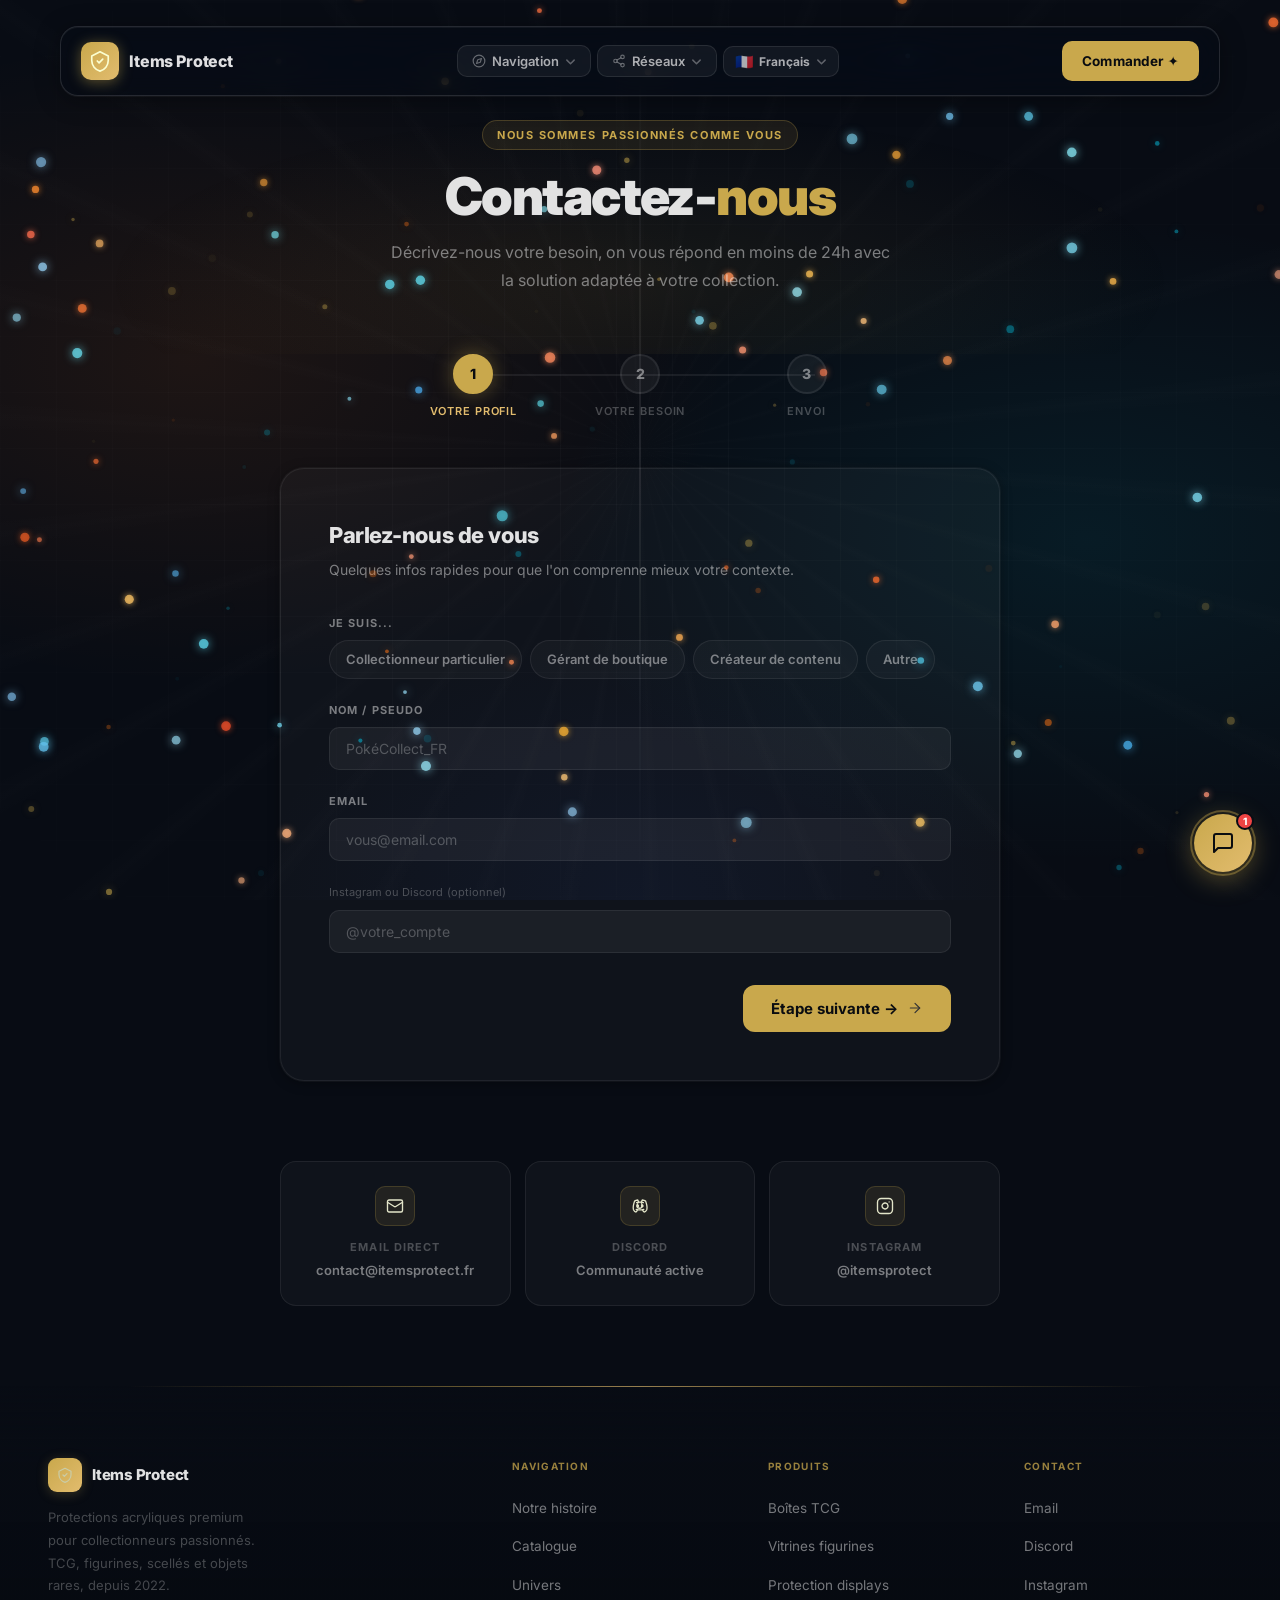
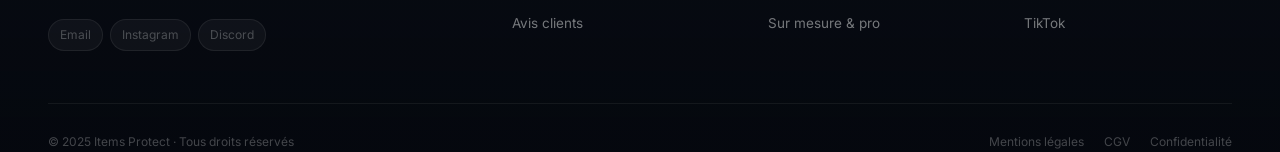
<file: contact.html>
<!doctype html>
<html lang="fr">
	<head>
		<meta charset="UTF-8" />
		<meta name="viewport" content="width=device-width, initial-scale=1.0" />
		<title>Nous contacter · Items Protect</title>
		<link rel="preconnect" href="https://fonts.googleapis.com" />
		<link rel="preconnect" href="https://fonts.gstatic.com" crossorigin />
		<link
			href="https://fonts.googleapis.com/css2?family=Inter:wght@300;400;500;600;700;800;900&display=swap"
			rel="stylesheet" />
		<link rel="stylesheet" href="css/base.css" />
		<link rel="stylesheet" href="css/background.css" />
		<link rel="stylesheet" href="css/layout.css" />
		<link rel="stylesheet" href="css/components/loader.css" />
		<link rel="stylesheet" href="css/components/navbar.css" />
		<link rel="stylesheet" href="css/components/buttons.css" />
		<link rel="stylesheet" href="css/components/cards.css" />
		<link rel="stylesheet" href="css/components/toast.css" />
		<link rel="stylesheet" href="css/components/chatbot.css" />
		<link rel="stylesheet" href="css/pages/contact.css" />
		<link rel="stylesheet" href="css/sections/footer.css" />
		<link rel="stylesheet" href="css/responsive.css" />
	</head>
	<body>
		<div id="global-bg">
			<div class="bg-base"></div>
			<div class="bg-grid"></div>
			<div class="bg-clash"></div>
			<div class="bg-speed"></div>
		</div>
		<canvas id="particleCanvas"></canvas>
		<div id="loader">
			<div class="loader-shield">
				<img
					src="assets/icons/shield.svg"
					width="40"
					height="40"
					alt=""
					style="
						filter: invert(1) sepia(1) saturate(3) hue-rotate(5deg);
					" />
			</div>
			<div class="loader-bar-wrap"><div class="loader-bar"></div></div>
			<p class="loader-label" data-i18n="loader.label">Items Protect</p>
		</div>
		<div class="toast-stack" id="toastStack"></div>

		<nav id="navbar">
			<a
				class="nav-logo"
				href="index.html"
				data-i18n-aria="nav.logo.aria">
				<div class="nav-logo-icon">
					<img
						src="assets/icons/shield.svg"
						alt=""
						style="width:22px;height:22px;filter:brightness(0) invert(1) sepia(1) saturate(3) hue-rotate(5deg);" />
				</div>
				<span class="nav-logo-text">Items Protect</span>
			</a>

			<div class="nav-center">
				<!-- Navigation select -->
				<div class="nav-sel" id="navSel">
					<button class="nav-sel-trigger" id="navSelTrigger" type="button">
						<svg style="width:14px;height:14px;opacity:.55;flex-shrink:0" viewBox="0 0 24 24" fill="none" stroke="currentColor" stroke-width="2" stroke-linecap="round" stroke-linejoin="round"><circle cx="12" cy="12" r="10"/><polygon points="16.24 7.76 14.12 14.12 7.76 16.24 9.88 9.88 16.24 7.76"/></svg>
						<span data-i18n="nav.menu.label">Navigation</span>
						<svg class="nav-sel-chevron" viewBox="0 0 12 12" fill="none" aria-hidden="true"><path d="M2 4.5l4 4 4-4" stroke="currentColor" stroke-width="1.6" stroke-linecap="round" stroke-linejoin="round"/></svg>
					</button>
					<div class="nav-sel-panel" id="navSelPanel">
						<a class="nav-sel-item" href="index.html#story" data-i18n="nav.histoire">
							<span class="nav-sel-dot"></span>Notre histoire
						</a>
						<a class="nav-sel-item" href="products.html" data-i18n="nav.catalogue">
							<span class="nav-sel-dot"></span>Catalogue
						</a>
						<a class="nav-sel-item" href="index.html#universes" data-i18n="nav.univers">
							<span class="nav-sel-dot"></span>Univers
						</a>
						<a class="nav-sel-item" href="index.html#testi" data-i18n="nav.avis">
							<span class="nav-sel-dot"></span>Avis
						</a>
						<a class="nav-sel-item" href="index.html#faq" data-i18n="nav.faq">
							<span class="nav-sel-dot"></span>FAQ
						</a>
					</div>
				</div>

				<!-- Social networks select -->
				<div class="nav-sel" id="socialSel">
					<button class="nav-sel-trigger" id="socialSelTrigger" type="button">
						<svg style="width:14px;height:14px;opacity:.55;flex-shrink:0" viewBox="0 0 24 24" fill="none" stroke="currentColor" stroke-width="2" stroke-linecap="round" stroke-linejoin="round"><circle cx="18" cy="5" r="3"/><circle cx="6" cy="12" r="3"/><circle cx="18" cy="19" r="3"/><line x1="8.59" y1="13.51" x2="15.42" y2="17.49"/><line x1="15.41" y1="6.51" x2="8.59" y2="10.49"/></svg>
						<span data-i18n="nav.social.label">Réseaux</span>
						<svg class="nav-sel-chevron" viewBox="0 0 12 12" fill="none" aria-hidden="true"><path d="M2 4.5l4 4 4-4" stroke="currentColor" stroke-width="1.6" stroke-linecap="round" stroke-linejoin="round"/></svg>
					</button>
					<div class="nav-sel-panel" id="socialSelPanel">
						<div class="nav-sel-label" data-i18n="nav.social.find">Nous retrouver</div>
						<a class="nav-sel-item" href="mailto:contact@itemsprotect.fr">
							<span class="nav-sel-dot"></span>Email
						</a>
						<a class="nav-sel-item" href="#" onclick="toast({ type: 'info', title: 'Instagram', message: '@ItemsProtect' }); return false;">
							<span class="nav-sel-dot"></span>Instagram
						</a>
						<a class="nav-sel-item" href="#" onclick="toast({ type: 'info', title: 'Discord', message: 'Serveur Items Protect' }); return false;">
							<span class="nav-sel-dot"></span>Discord
						</a>
					</div>
				</div>

				<!-- Language select -->
				<div class="nav-sel" id="langSel">
					<button class="nav-sel-trigger nav-sel-trigger--lang" id="langSelTrigger" type="button">
						<span class="nav-sel-langflag" id="navLangFlag">🇫🇷</span>
						<span class="nav-sel-langname" id="navLangCode">Français</span>
						<svg class="nav-sel-chevron" viewBox="0 0 12 12" fill="none" aria-hidden="true"><path d="M2 4.5l4 4 4-4" stroke="currentColor" stroke-width="1.6" stroke-linecap="round" stroke-linejoin="round"/></svg>
					</button>
					<div class="nav-sel-panel nav-sel-panel--right" id="langSelPanel">
						<div class="nav-sel-label" data-i18n="nav.lang.label">Langue</div>
						<button class="nav-sel-item nav-sel-item--active lang-btn lang-btn--active" data-lang="fr" type="button">
							<span>��🇷</span> Français
						</button>
						<button class="nav-sel-item lang-btn" data-lang="en" type="button">
							<span>🇬🇧</span> English
						</button>
						<button class="nav-sel-item lang-btn" data-lang="es" type="button">
							<span>🇪🇸</span> Español
						</button>
						<button class="nav-sel-item lang-btn" data-lang="ja" type="button">
							<span>🇯🇵</span> 日本語
						</button>
						<button class="nav-sel-item lang-btn" data-lang="zh" type="button">
							<span>🇨🇳</span> 中文
						</button>
					</div>
				</div>
			</div>

			<a class="nav-cta" href="contact.html" data-i18n="nav.commander">Commander ✦</a>
			<button class="nav-hamburger" id="navHam" data-i18n-aria="nav.menu.aria" aria-label="Menu">
				<span></span><span></span><span></span>
			</button>
		</nav>
		<div class="mobile-menu" id="mobileMenu">
			<a
				href="index.html#story"
				onclick="closeMob()"
				data-i18n="nav.histoire"
				>Notre histoire</a
			>
			<a
				href="products.html"
				onclick="closeMob()"
				data-i18n="nav.catalogue"
				>Catalogue</a
			>
			<a
				href="index.html#universes"
				onclick="closeMob()"
				data-i18n="nav.univers"
				>Univers TCG</a
			>
			<a href="index.html#testi" onclick="closeMob()" data-i18n="nav.avis"
				>Avis clients</a
			>
			<a href="index.html#faq" onclick="closeMob()" data-i18n="nav.faq"
				>FAQ</a
			>
			<a
				href="contact.html"
				onclick="closeMob()"
				style="color: var(--gold-light); font-weight: 800"
				data-i18n="nav.commander"
				>Commander →</a
			>
			<div class="mobile-lang">
				<button class="lang-btn lang-btn--active" data-lang="fr">
					<span class="lang-flag">🇫🇷</span> FR
				</button>
				<button class="lang-btn" data-lang="en">
					<span class="lang-flag">🇬🇧</span> EN
				</button>
				<button class="lang-btn" data-lang="es">
					<span class="lang-flag">🇪🇸</span> ES
				</button>
				<button class="lang-btn" data-lang="ja">
					<span class="lang-flag">🇯🇵</span> JA
				</button>
				<button class="lang-btn" data-lang="zh">
					<span class="lang-flag">🇨🇳</span> ZH
				</button>
			</div>
		</div>

		<!-- Hero -->
		<div class="contact-hero">
			<div class="contact-hero-inner">
				<div class="eyebrow reveal" data-i18n="contact.hero.eyebrow">
					Nous sommes passionnés comme vous
				</div>
				<h1
					class="contact-hero-title reveal"
					data-i18n-html="contact.hero.title">
					Contactez-<em>nous</em>
				</h1>
				<p
					class="contact-hero-desc reveal"
					data-i18n="contact.hero.desc">
					Décrivez-nous votre besoin, on vous répond en moins de 24h.
					Aucune question simple, on est là pour ça.
				</p>
			</div>
		</div>

		<!-- Step indicators -->
		<div class="contact-steps-wrap">
			<div class="contact-steps">
				<div class="step-indicator active" id="step-ind-1">
					<div class="step-bubble">1</div>
					<span class="step-label" data-i18n="contact.step1.label"
						>Votre profil</span
					>
				</div>
				<div class="step-indicator" id="step-ind-2">
					<div class="step-bubble">2</div>
					<span class="step-label" data-i18n="contact.step2.label"
						>Votre besoin</span
					>
				</div>
				<div class="step-indicator" id="step-ind-3">
					<div class="step-bubble">3</div>
					<span class="step-label" data-i18n="contact.step3.label"
						>Envoi</span
					>
				</div>
			</div>
		</div>

		<!-- Form -->
		<div class="contact-form-section">
			<div class="contact-form-inner">
				<div class="contact-form-card reveal">
					<!-- Step 1 -->
					<div class="form-step active" id="form-step-1">
						<h2
							class="form-step-title"
							data-i18n="contact.step1.title">
							Parlez-nous de vous
						</h2>
						<p
							class="form-step-desc"
							data-i18n="contact.step1.desc">
							Quelques infos rapides pour qu'on comprenne votre
							contexte.
						</p>

						<div class="form-group">
							<label
								class="form-label"
								data-i18n="contact.label.iam"
								>Je suis...</label
							>
							<div class="radio-group" id="profile-group">
								<span
									class="choice-pill"
									data-value="collectionneur"
									onclick="
										selectPill(
											this,
											'profile-group',
											'radio',
										)
									"
									data-i18n="contact.pill.collector"
									>Collectionneur particulier</span
								>
								<span
									class="choice-pill"
									data-value="boutique"
									onclick="
										selectPill(
											this,
											'profile-group',
											'radio',
										)
									"
									data-i18n="contact.pill.shop"
									>Gérant de boutique</span
								>
								<span
									class="choice-pill"
									data-value="createur"
									onclick="
										selectPill(
											this,
											'profile-group',
											'radio',
										)
									"
									data-i18n="contact.pill.creator"
									>Créateur de contenu</span
								>
								<span
									class="choice-pill"
									data-value="autre"
									onclick="
										selectPill(
											this,
											'profile-group',
											'radio',
										)
									"
									data-i18n="contact.pill.other"
									>Autre</span
								>
							</div>
						</div>

						<div class="form-group">
							<label
								class="form-label"
								for="inp-name"
								data-i18n="contact.label.name"
								>Nom / Pseudo</label
							>
							<input
								class="form-input"
								id="inp-name"
								type="text"
								placeholder="PokéCollect_FR"
								data-i18n-placeholder="contact.placeholder.name"
								autocomplete="name" />
						</div>

						<div class="form-group">
							<label
								class="form-label"
								for="inp-email"
								data-i18n="contact.label.email"
								>Email</label
							>
							<input
								class="form-input"
								id="inp-email"
								type="email"
								placeholder="contact@example.com"
								data-i18n-placeholder="contact.placeholder.email"
								autocomplete="email" />
						</div>

						<div class="form-group">
							<label class="form-label" for="inp-social"
								><span data-i18n="contact.label.social"
									>Instagram ou Discord</span
								>
								<span data-i18n="contact.optional"
									>(optionnel)</span
								></label
							>
							<input
								class="form-input"
								id="inp-social"
								type="text"
								placeholder="@votre_compte"
								data-i18n-placeholder="contact.placeholder.social" />
						</div>

						<div class="form-nav">
							<div class="form-nav-left"></div>
							<button
								class="btn-primary-gold"
								onclick="goToStep(2)">
								<span data-i18n="contact.btn.next"
									>Étape suivante</span
								>
								<img
									src="assets/icons/arrow-right.svg"
									width="16"
									height="16"
									alt=""
									style="filter: invert(1) brightness(0.2)" />
							</button>
						</div>
					</div>

					<!-- Step 2 -->
					<div class="form-step" id="form-step-2">
						<h2
							class="form-step-title"
							data-i18n="contact.step2.title">
							Votre besoin
						</h2>
						<p
							class="form-step-desc"
							data-i18n="contact.step2.desc">
							Dites-nous ce que vous cherchez à protéger.
						</p>

						<div class="form-group">
							<label
								class="form-label"
								data-i18n="contact.label.need"
								>Je cherche une protection pour...</label
							>
							<div class="checkbox-group" id="product-group">
								<span
									class="choice-pill"
									data-value="boosters"
									onclick="
										selectPill(
											this,
											'product-group',
											'checkbox',
										)
									"
									data-i18n="contact.pill.boosters"
									>Boosters TCG</span
								>
								<span
									class="choice-pill"
									data-value="etb"
									onclick="
										selectPill(
											this,
											'product-group',
											'checkbox',
										)
									"
									data-i18n="contact.pill.etb"
									>Elite Trainer Box</span
								>
								<span
									class="choice-pill"
									data-value="display"
									onclick="
										selectPill(
											this,
											'product-group',
											'checkbox',
										)
									"
									data-i18n="contact.pill.display"
									>Display scellé</span
								>
								<span
									class="choice-pill"
									data-value="figurines"
									onclick="
										selectPill(
											this,
											'product-group',
											'checkbox',
										)
									"
									data-i18n="contact.pill.figurines"
									>Figurines / Amiibo</span
								>
								<span
									class="choice-pill"
									data-value="custom"
									onclick="
										selectPill(
											this,
											'product-group',
											'checkbox',
										)
									"
									data-i18n="contact.pill.custom"
									>Sur mesure</span
								>
								<span
									class="choice-pill"
									data-value="other"
									onclick="
										selectPill(
											this,
											'product-group',
											'checkbox',
										)
									"
									>Autre</span
								>
							</div>
						</div>

						<div class="form-group">
							<label
								class="form-label"
								for="inp-desc"
								data-i18n="contact.label.desc"
								>Décrivez votre besoin</label
							>
							<textarea
								class="form-textarea"
								id="inp-desc"
								placeholder="Ex: Je collectionne les boosters Pokémon et j'ai 3 ETB Temporal Forces first edition à protéger pour exposer…"
								data-i18n-placeholder="contact.placeholder.desc"></textarea>
						</div>

						<div class="form-group">
							<label class="form-label" for="inp-qty"
								><span data-i18n="contact.label.qty"
									>Quantité estimée</span
								>
								<span data-i18n="contact.optional"
									>(optionnel)</span
								></label
							>
							<input
								class="form-input"
								id="inp-qty"
								type="text"
								placeholder="Ex: 5 boîtes, 1 display…"
								data-i18n-placeholder="contact.placeholder.qty" />
						</div>

						<div class="form-group">
							<label
								class="form-label"
								data-i18n="contact.label.budget"
								>Budget</label
							>
							<div class="radio-group" id="budget-group">
								<span
									class="choice-pill"
									data-value="50"
									onclick="
										selectPill(
											this,
											'budget-group',
											'radio',
										)
									"
									data-i18n="contact.pill.budget1"
									>Moins de 50€</span
								>
								<span
									class="choice-pill"
									data-value="150"
									onclick="
										selectPill(
											this,
											'budget-group',
											'radio',
										)
									"
									data-i18n="contact.pill.budget2"
									>50 – 150€</span
								>
								<span
									class="choice-pill"
									data-value="500"
									onclick="
										selectPill(
											this,
											'budget-group',
											'radio',
										)
									"
									data-i18n="contact.pill.budget3"
									>150 – 500€</span
								>
								<span
									class="choice-pill"
									data-value="500+"
									onclick="
										selectPill(
											this,
											'budget-group',
											'radio',
										)
									"
									data-i18n="contact.pill.budget4"
									>500€+</span
								>
							</div>
						</div>

						<div class="form-nav">
							<div class="form-nav-left">
								<button
									class="btn-ghost-dark"
									onclick="goToStep(1)">
									<img
										src="assets/icons/arrow-left.svg"
										width="16"
										height="16"
										alt=""
										style="opacity: 0.6" />
									<span data-i18n="contact.btn.back"
										>Retour</span
									>
								</button>
							</div>
							<button
								class="btn-primary-gold"
								onclick="goToStep(3)">
								<span data-i18n="contact.btn.recap"
									>Récapitulatif</span
								>
								<img
									src="assets/icons/arrow-right.svg"
									width="16"
									height="16"
									alt=""
									style="filter: invert(1) brightness(0.2)" />
							</button>
						</div>
					</div>

					<!-- Step 3 -->
					<div class="form-step" id="form-step-3">
						<h2
							class="form-step-title"
							data-i18n="contact.step3.title">
							Récapitulatif
						</h2>
						<p
							class="form-step-desc"
							data-i18n="contact.step3.desc">
							Vérifiez vos informations avant d'envoyer.
						</p>

						<div class="form-recap" id="form-recap">
							<div class="recap-row">
								<span
									class="recap-label"
									data-i18n="contact.recap.profile"
									>Profil</span
								><span class="recap-value" id="recap-profile"
									>—</span
								>
							</div>
							<div class="recap-row">
								<span
									class="recap-label"
									data-i18n="contact.recap.name"
									>Nom</span
								><span class="recap-value" id="recap-name"
									>—</span
								>
							</div>
							<div class="recap-row">
								<span
									class="recap-label"
									data-i18n="contact.recap.email"
									>Email</span
								><span class="recap-value" id="recap-email"
									>—</span
								>
							</div>
							<div class="recap-row">
								<span
									class="recap-label"
									data-i18n="contact.recap.social"
									>Réseau</span
								><span class="recap-value" id="recap-social"
									>—</span
								>
							</div>
							<div class="recap-row">
								<span
									class="recap-label"
									data-i18n="contact.recap.need"
									>Besoin</span
								><span class="recap-value" id="recap-products"
									>—</span
								>
							</div>
							<div class="recap-row">
								<span
									class="recap-label"
									data-i18n="contact.recap.desc"
									>Description</span
								><span class="recap-value" id="recap-desc"
									>—</span
								>
							</div>
							<div class="recap-row">
								<span
									class="recap-label"
									data-i18n="contact.recap.qty"
									>Quantité</span
								><span class="recap-value" id="recap-qty"
									>—</span
								>
							</div>
							<div class="recap-row">
								<span
									class="recap-label"
									data-i18n="contact.recap.budget"
									>Budget</span
								><span class="recap-value" id="recap-budget"
									>—</span
								>
							</div>
						</div>

						<label
							class="form-accept"
							id="form-accept-lbl"
							onclick="toggleAccept()">
							<div class="form-accept-box" id="accept-box">
								<img
									src="assets/icons/check.svg"
									width="10"
									height="10"
									alt=""
									style="
										display: none;
										filter: invert(1) brightness(0.2);
									"
									id="accept-check" />
							</div>
							<span
								class="form-accept-text"
								data-i18n="contact.accept"
								>J'accepte d'être recontacté par email et/ou
								message privé par Items Protect concernant ma
								demande.</span
							>
						</label>

						<div class="form-nav">
							<div class="form-nav-left">
								<button
									class="btn-ghost-dark"
									onclick="goToStep(2)">
									<img
										src="assets/icons/arrow-left.svg"
										width="16"
										height="16"
										alt=""
										style="opacity: 0.6" />
									<span data-i18n="contact.btn.back">Retour</span>
								</button>
							</div>
							<button
								class="btn-primary-gold"
								id="submit-btn"
								onclick="submitForm()">
								<img
									src="assets/icons/send.svg"
									width="16"
									height="16"
									alt=""
									style="filter: invert(1) brightness(0.2)" />
								<span data-i18n="contact.btn.submit">Envoyer ma demande</span>
							</button>
						</div>
					</div>
				</div>
			</div>
		</div>

		<!-- Contact info strip -->
		<div class="contact-info-section">
			<div class="contact-info-grid">
				<a
					class="contact-info-card reveal"
					href="mailto:contact@itemsprotect.fr">
					<div class="contact-info-icon">
						<img
							src="assets/icons/email.svg"
							width="18"
							height="18"
							alt="Email" />
					</div>
					<div
						class="contact-info-label"
						data-i18n="contact.info.email.label">
						Email
					</div>
					<div class="contact-info-value">
						contact@itemsprotect.fr
					</div>
				</a>
				<a
					class="contact-info-card reveal"
					href="#"
					onclick="
						toast({
							type: 'info',
							title: 'Discord',
							message: 'Rejoignez notre serveur : Items Protect',
						});
						return false;
					"
					style="transition-delay: 0.08s">
					<div class="contact-info-icon">
						<img
							src="assets/icons/discord.svg"
							width="18"
							height="18"
							alt="Discord" />
					</div>
					<div
						class="contact-info-label"
						data-i18n="contact.info.discord.label">
						Discord
					</div>
					<div
						class="contact-info-value"
						data-i18n="contact.info.discord.desc">
						Items Protect
					</div>
				</a>
				<a
					class="contact-info-card reveal"
					href="#"
					onclick="
						toast({
							type: 'info',
							title: 'Instagram',
							message: '@itemsprotect',
						});
						return false;
					"
					style="transition-delay: 0.16s">
					<div class="contact-info-icon">
						<img
							src="assets/icons/instagram.svg"
							width="18"
							height="18"
							alt="Instagram" />
					</div>
					<div
						class="contact-info-label"
						data-i18n="contact.info.insta.label">
						Instagram
					</div>
					<div
						class="contact-info-value"
						data-i18n="contact.info.insta.desc">
						@itemsprotect
					</div>
				</a>
			</div>
		</div>

		<footer>
			<div class="footer-grid">
				<div>
					<a class="footer-logo" href="index.html">
						<div class="footer-logo-icon">
							<img
								src="assets/icons/shield.svg"
								width="16"
								height="16"
								alt=""
								style="
									filter: invert(1) sepia(1) saturate(3)
										hue-rotate(5deg) brightness(0.8);
								" />
						</div>
						<span class="footer-logo-name">Items Protect</span>
					</a>
					<p class="footer-desc" data-i18n="footer.desc">
						Protections acryliques premium pour collectionneurs
						passionnés. TCG, figurines, scellés et objets rares,
						depuis 2022.
					</p>
					<div class="footer-socials">
						<a
							class="footer-social-chip"
							href="mailto:contact@itemsprotect.fr" data-i18n="footer.contact.email">
							📧 Email
						</a>
						<a
							class="footer-social-chip"
							href="#"
							onclick="toast({ type: 'info', title: 'Instagram', message: '@itemsprotect' }); return false;" data-i18n="footer.contact.instagram">
							📸 Instagram
						</a>
						<a
							class="footer-social-chip"
							href="#"
							onclick="toast({ type: 'info', title: 'Discord', message: 'Discord Items Protect' }); return false;" data-i18n="footer.contact.discord">
							💬 Discord
						</a>
					</div>
				</div>
				<div>
					<p class="footer-col-title" data-i18n="footer.nav.title">
						Navigation
					</p>
					<ul class="footer-links">
						<li><a href="index.html#story" data-i18n="footer.nav.histoire">Notre histoire</a></li>
						<li><a href="products.html" data-i18n="footer.nav.catalogue">Catalogue</a></li>
						<li><a href="index.html#universes" data-i18n="footer.nav.univers">Univers</a></li>
						<li><a href="index.html#testi" data-i18n="footer.nav.avis">Avis clients</a></li>
					</ul>
				</div>
				<div>
					<p
						class="footer-col-title"
						data-i18n="footer.products.title">
						Produits
					</p>
					<ul class="footer-links">
						<li><a href="products.html" data-i18n="footer.products.tcg">Boîtes TCG</a></li>
						<li><a href="products.html" data-i18n="footer.products.fig">Vitrines figurines</a></li>
						<li><a href="products.html" data-i18n="footer.products.displays">Protection displays</a></li>
						<li><a href="contact.html" data-i18n="footer.products.custom">Sur mesure &amp; pro</a></li>
					</ul>
				</div>
				<div>
					<p
						class="footer-col-title"
						data-i18n="footer.contact.title">
						Contact
					</p>
					<ul class="footer-links">
						<li>
							<a href="mailto:contact@itemsprotect.fr"
								 data-i18n="footer.contact.email">📧 Email</a
							>
						</li>
						<li>
							<a
								href="#"
								onclick="
									toast({
										type: 'info',
										title: 'Discord',
										message:
											'Items Protect · Rejoignez-nous !',
									});
									return false;
								"
								 data-i18n="footer.contact.discord">💬 Discord</a
							>
						</li>
						<li>
							<a
								href="#"
								onclick="
									toast({
										type: 'info',
										title: 'Instagram',
										message: '@itemsprotect',
									});
									return false;
								"
								 data-i18n="footer.contact.instagram">📸 Instagram</a
							>
						</li>
						<li>
							<a
								href="#"
								onclick="
									toast({
										type: 'info',
										title: 'TikTok',
										message: '@itemsprotect',
									});
									return false;
								"
								 data-i18n="footer.contact.tiktok">🎵 TikTok</a
							>
						</li>
					</ul>
				</div>
			</div>
			<div class="footer-bottom">
				<span class="footer-copy" data-i18n="footer.copy"
					>© 2025 Items Protect · Tous droits réservés</span
				>
				<div class="footer-legal">
					<a
						href="mentions-legales.html"
						data-i18n="footer.legal.mentions"
						>Mentions légales</a
					>
					<a href="cgv.html" data-i18n="footer.legal.cgv">CGV</a>
					<a
						href="confidentialite.html"
						data-i18n="footer.legal.confidentialite"
						>Confidentialité</a
					>
				</div>
			</div>
		</footer>

		<script src="scripts/core/i18n.js"></script>
		<script src="scripts/components/toast.js"></script>
		<script src="scripts/core/loader.js"></script>
		<script src="scripts/components/navigation.js"></script>
		<script src="scripts/utils/scroll.js"></script>
		<script src="scripts/utils/products.js"></script>
		<script src="scripts/utils/particles.js"></script>
		<script src="scripts/components/chatbot.js"></script>
		<script>
			var accepted = false;

			function goToStep(n) {
				document.querySelectorAll(".form-step").forEach(function (s) {
					s.classList.remove("active");
				});
				document
					.querySelectorAll(".step-indicator")
					.forEach(function (s, i) {
						s.classList.remove("active", "done");
						if (i + 1 < n) s.classList.add("done");
					});
				document
					.getElementById("form-step-" + n)
					.classList.add("active");
				document
					.getElementById("step-ind-" + n)
					.classList.add("active");
				if (n === 3) populateRecap();
			}

			function selectPill(el, groupId, mode) {
				var group = document.getElementById(groupId);
				if (mode === "radio")
					group
						.querySelectorAll(".choice-pill")
						.forEach(function (p) {
							p.classList.remove("selected");
						});
				el.classList.toggle("selected");
			}

			function populateRecap() {
				var profile = document.querySelector(
					"#profile-group .selected",
				);
				document.getElementById("recap-profile").textContent = profile
					? profile.dataset.value
					: "—";
				document.getElementById("recap-name").textContent =
					document.getElementById("inp-name").value || "—";
				document.getElementById("recap-email").textContent =
					document.getElementById("inp-email").value || "—";
				document.getElementById("recap-social").textContent =
					document.getElementById("inp-social").value || "—";
				var products = Array.from(
					document.querySelectorAll("#product-group .selected"),
				).map(function (p) {
					return p.dataset.value;
				});
				document.getElementById("recap-products").textContent =
					products.length ? products.join(", ") : "—";
				document.getElementById("recap-desc").textContent =
					document.getElementById("inp-desc").value || "—";
				document.getElementById("recap-qty").textContent =
					document.getElementById("inp-qty").value || "—";
				var budget = document.querySelector("#budget-group .selected");
				document.getElementById("recap-budget").textContent = budget
					? budget.textContent
					: "—";
			}

			function toggleAccept() {
				accepted = !accepted;
				var lbl = document.getElementById("form-accept-lbl");
				var chk = document.getElementById("accept-check");
				lbl.classList.toggle("checked", accepted);
				chk.style.display = accepted ? "block" : "none";
			}

			function submitForm() {
				if (!document.getElementById("inp-email").value) {
					toast({
						type: "warning",
						title: i18n.t("contact.toast.email.title"),
						message: i18n.t("contact.toast.email.msg"),
					});
					return;
				}
				if (!accepted) {
					toast({
						type: "warning",
						title: i18n.t("contact.toast.accept.title"),
						message: i18n.t("contact.toast.accept.msg"),
					});
					return;
				}
				toast({
					type: "success",
					title: i18n.t("contact.toast.success.title"),
					message: i18n.t("contact.toast.success.msg"),
				});
			}
		</script>
	</body>
</html>
</file>
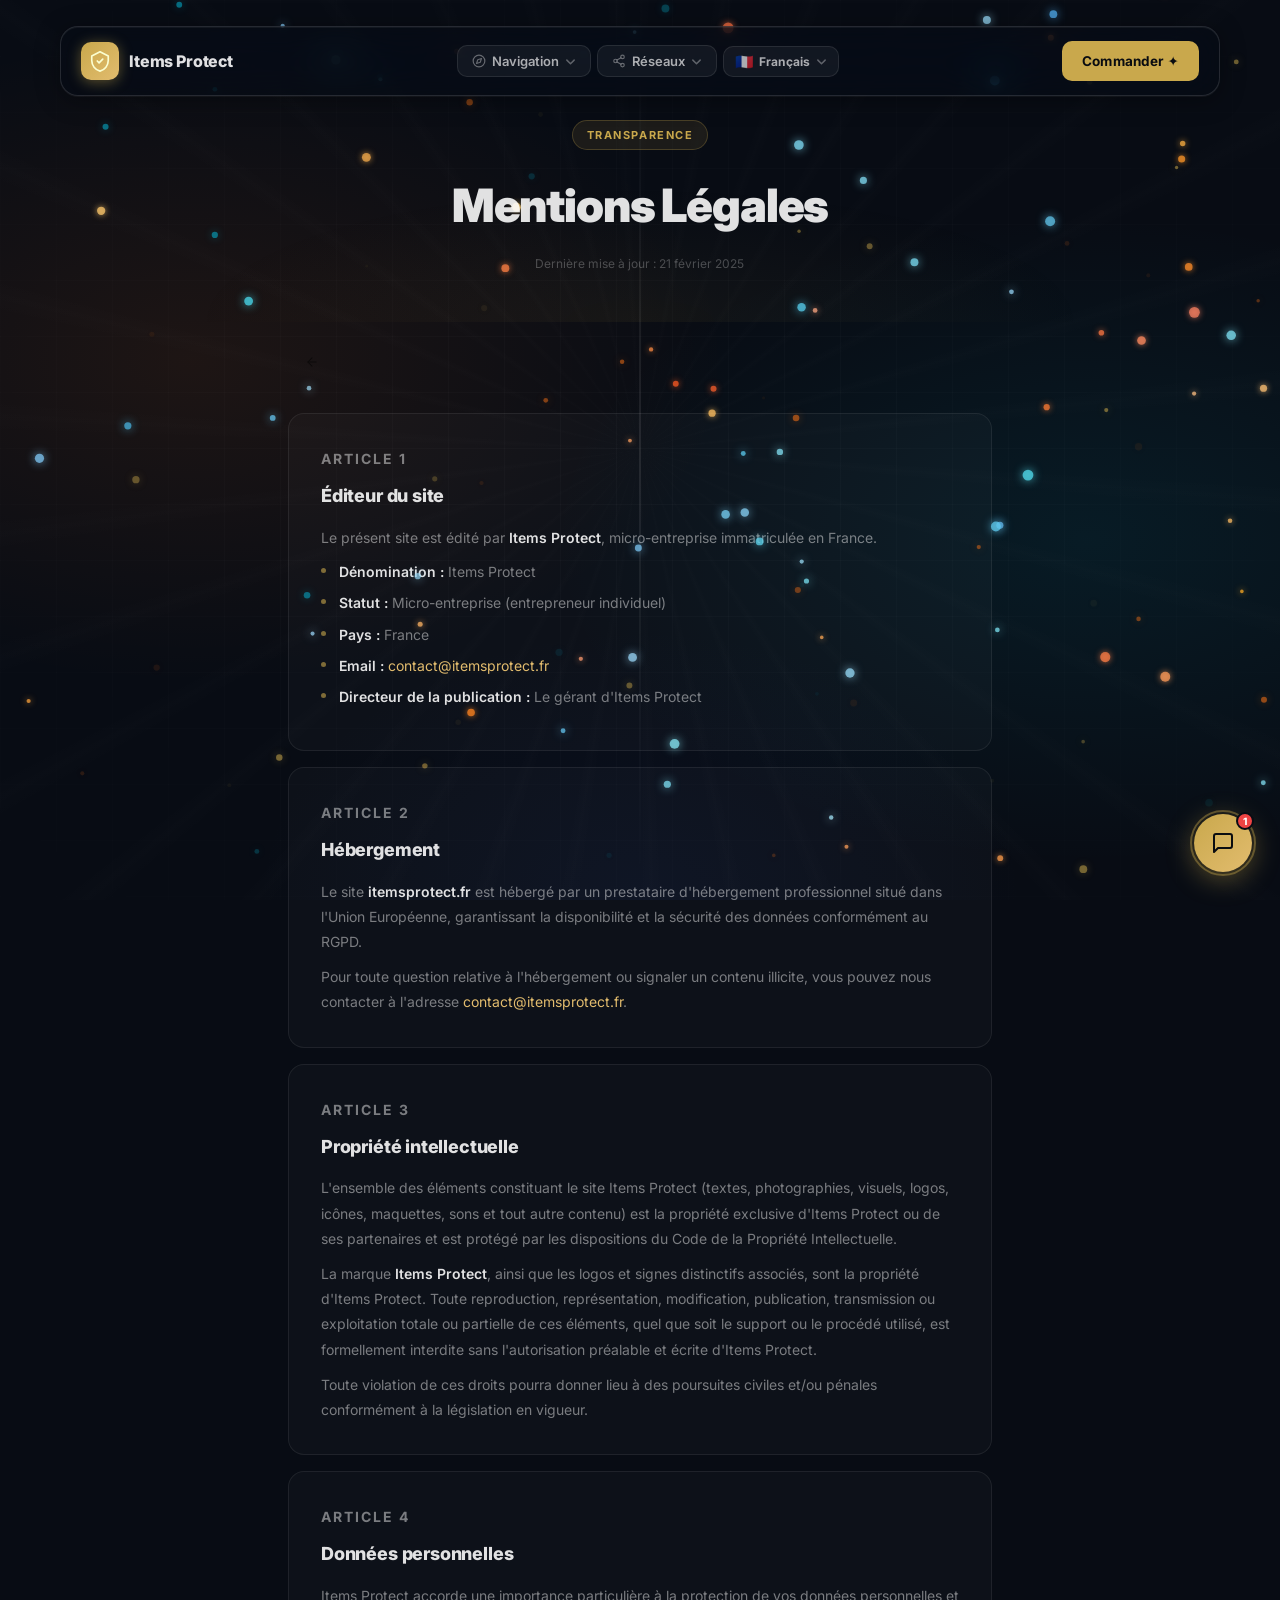
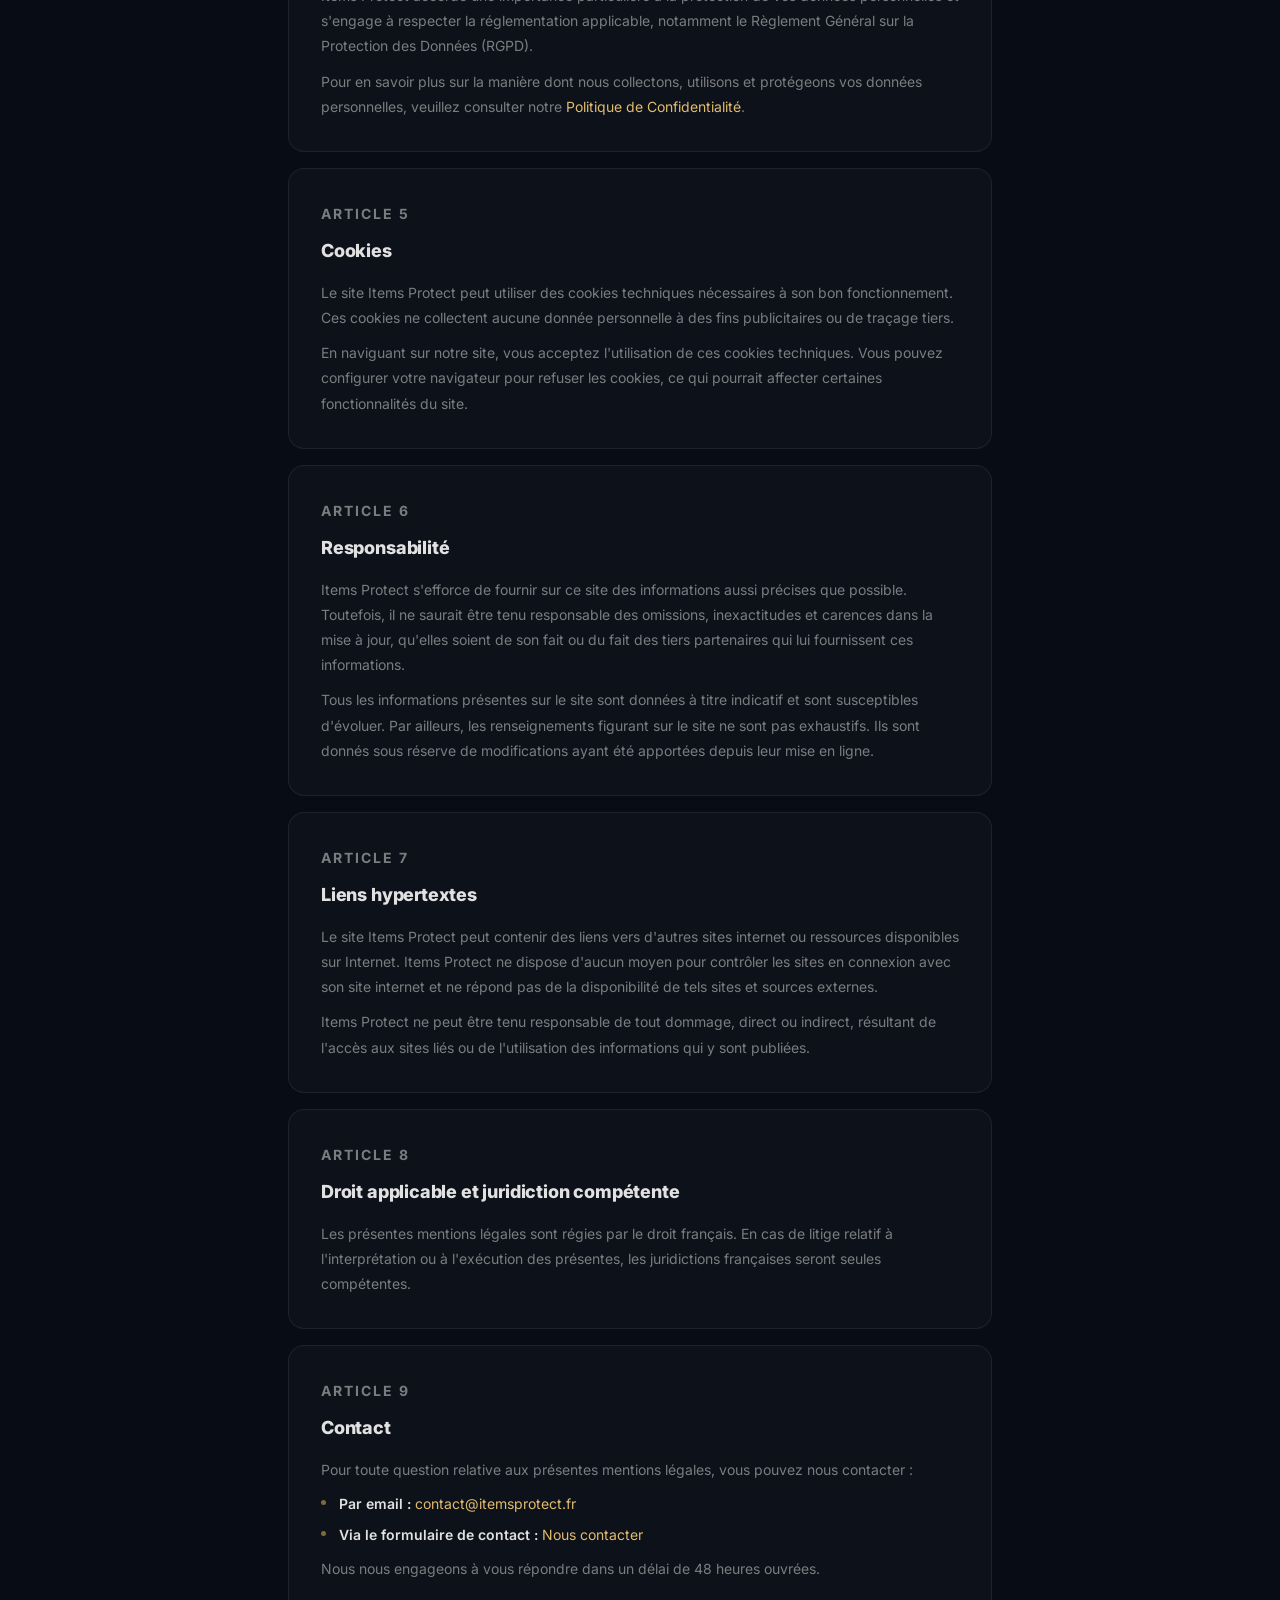
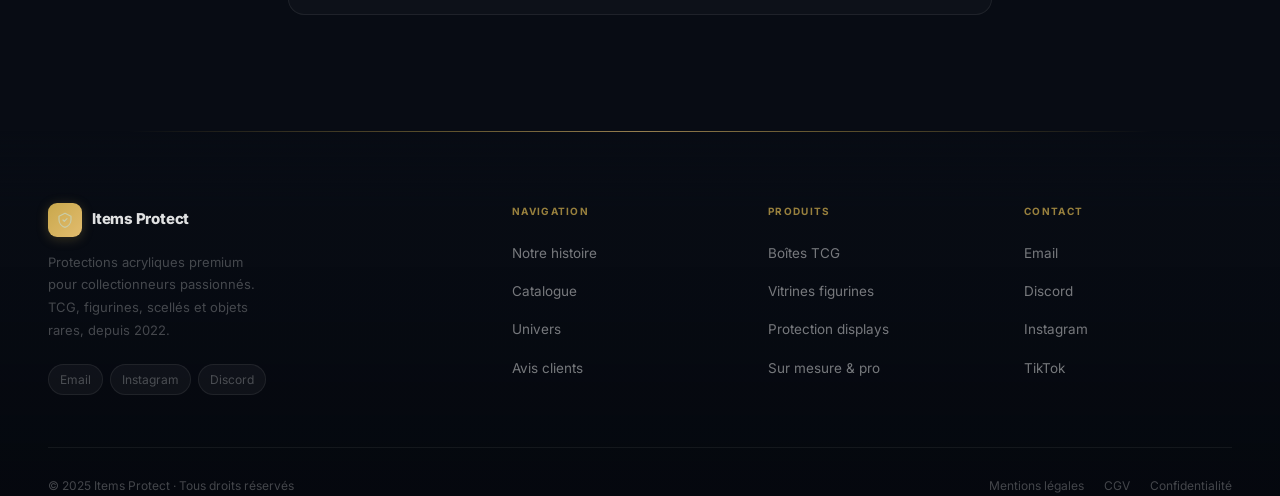
<file: mentions-legales.html>
<!doctype html>
<html lang="fr">
	<head>
		<meta charset="UTF-8" />
		<meta name="viewport" content="width=device-width, initial-scale=1.0" />
		<title>Mentions Légales · Items Protect</title>
		<link rel="preconnect" href="https://fonts.googleapis.com" />
		<link rel="preconnect" href="https://fonts.gstatic.com" crossorigin />
		<link
			href="https://fonts.googleapis.com/css2?family=Inter:wght@300;400;500;600;700;800;900&display=swap"
			rel="stylesheet" />
		<link rel="stylesheet" href="css/base.css" />
		<link rel="stylesheet" href="css/background.css" />
		<link rel="stylesheet" href="css/layout.css" />
		<link rel="stylesheet" href="css/components/loader.css" />
		<link rel="stylesheet" href="css/components/navbar.css" />
		<link rel="stylesheet" href="css/components/buttons.css" />
		<link rel="stylesheet" href="css/components/cards.css" />
		<link rel="stylesheet" href="css/components/toast.css" />
		<link rel="stylesheet" href="css/components/chatbot.css" />
		<link rel="stylesheet" href="css/pages/legal.css" />
		<link rel="stylesheet" href="css/sections/footer.css" />
		<link rel="stylesheet" href="css/responsive.css" />
	</head>
	<body>
		<div id="global-bg">
			<div class="bg-base"></div>
			<div class="bg-grid"></div>
			<div class="bg-clash"></div>
			<div class="bg-speed"></div>
		</div>
		<canvas id="particleCanvas"></canvas>
		<div id="loader">
			<div class="loader-shield">
				<img
					src="assets/icons/shield.svg"
					width="40"
					height="40"
					alt=""
					style="
						filter: invert(1) sepia(1) saturate(3) hue-rotate(5deg);
					" />
			</div>
			<div class="loader-bar-wrap"><div class="loader-bar"></div></div>
			<p class="loader-label" data-i18n="loader.label">Items Protect</p>
		</div>
		<div class="toast-stack" id="toastStack"></div>

		<nav id="navbar">
			<a
				class="nav-logo"
				href="index.html"
				data-i18n-aria="nav.logo.aria">
				<div class="nav-logo-icon">
					<img
						src="assets/icons/shield.svg"
						alt=""
						style="width:22px;height:22px;filter:brightness(0) invert(1) sepia(1) saturate(3) hue-rotate(5deg);" />
				</div>
				<span class="nav-logo-text">Items Protect</span>
			</a>

			<div class="nav-center">
				<!-- Navigation select -->
				<div class="nav-sel" id="navSel">
					<button class="nav-sel-trigger" id="navSelTrigger" type="button">
						<svg style="width:14px;height:14px;opacity:.55;flex-shrink:0" viewBox="0 0 24 24" fill="none" stroke="currentColor" stroke-width="2" stroke-linecap="round" stroke-linejoin="round"><circle cx="12" cy="12" r="10"/><polygon points="16.24 7.76 14.12 14.12 7.76 16.24 9.88 9.88 16.24 7.76"/></svg>
						<span data-i18n="nav.menu.label">Navigation</span>
						<svg class="nav-sel-chevron" viewBox="0 0 12 12" fill="none" aria-hidden="true"><path d="M2 4.5l4 4 4-4" stroke="currentColor" stroke-width="1.6" stroke-linecap="round" stroke-linejoin="round"/></svg>
					</button>
					<div class="nav-sel-panel" id="navSelPanel">
						<a class="nav-sel-item" href="index.html#story" data-i18n="nav.histoire">
							<span class="nav-sel-dot"></span>Notre histoire
						</a>
						<a class="nav-sel-item" href="products.html" data-i18n="nav.catalogue">
							<span class="nav-sel-dot"></span>Catalogue
						</a>
						<a class="nav-sel-item" href="index.html#universes" data-i18n="nav.univers">
							<span class="nav-sel-dot"></span>Univers
						</a>
						<a class="nav-sel-item" href="index.html#testi" data-i18n="nav.avis">
							<span class="nav-sel-dot"></span>Avis
						</a>
						<a class="nav-sel-item" href="index.html#faq" data-i18n="nav.faq">
							<span class="nav-sel-dot"></span>FAQ
						</a>
					</div>
				</div>

				<!-- Social networks select -->
				<div class="nav-sel" id="socialSel">
					<button class="nav-sel-trigger" id="socialSelTrigger" type="button">
						<svg style="width:14px;height:14px;opacity:.55;flex-shrink:0" viewBox="0 0 24 24" fill="none" stroke="currentColor" stroke-width="2" stroke-linecap="round" stroke-linejoin="round"><circle cx="18" cy="5" r="3"/><circle cx="6" cy="12" r="3"/><circle cx="18" cy="19" r="3"/><line x1="8.59" y1="13.51" x2="15.42" y2="17.49"/><line x1="15.41" y1="6.51" x2="8.59" y2="10.49"/></svg>
						<span data-i18n="nav.social.label">Réseaux</span>
						<svg class="nav-sel-chevron" viewBox="0 0 12 12" fill="none" aria-hidden="true"><path d="M2 4.5l4 4 4-4" stroke="currentColor" stroke-width="1.6" stroke-linecap="round" stroke-linejoin="round"/></svg>
					</button>
					<div class="nav-sel-panel" id="socialSelPanel">
						<div class="nav-sel-label" data-i18n="nav.social.find">Nous retrouver</div>
						<a class="nav-sel-item" href="mailto:contact@itemsprotect.fr">
							<span class="nav-sel-dot"></span>Email
						</a>
						<a class="nav-sel-item" href="#" onclick="toast({ type: 'info', title: 'Instagram', message: '@ItemsProtect' }); return false;">
							<span class="nav-sel-dot"></span>Instagram
						</a>
						<a class="nav-sel-item" href="#" onclick="toast({ type: 'info', title: 'Discord', message: 'Serveur Items Protect' }); return false;">
							<span class="nav-sel-dot"></span>Discord
						</a>
					</div>
				</div>

				<!-- Language select -->
				<div class="nav-sel" id="langSel">
					<button class="nav-sel-trigger nav-sel-trigger--lang" id="langSelTrigger" type="button">
						<span class="nav-sel-langflag" id="navLangFlag">🇫🇷</span>
						<span class="nav-sel-langname" id="navLangCode">Français</span>
						<svg class="nav-sel-chevron" viewBox="0 0 12 12" fill="none" aria-hidden="true"><path d="M2 4.5l4 4 4-4" stroke="currentColor" stroke-width="1.6" stroke-linecap="round" stroke-linejoin="round"/></svg>
					</button>
					<div class="nav-sel-panel nav-sel-panel--right" id="langSelPanel">
						<div class="nav-sel-label" data-i18n="nav.lang.label">Langue</div>
						<button class="nav-sel-item nav-sel-item--active lang-btn lang-btn--active" data-lang="fr" type="button">
							<span>��🇷</span> Français
						</button>
						<button class="nav-sel-item lang-btn" data-lang="en" type="button">
							<span>🇬🇧</span> English
						</button>
						<button class="nav-sel-item lang-btn" data-lang="es" type="button">
							<span>🇪🇸</span> Español
						</button>
						<button class="nav-sel-item lang-btn" data-lang="ja" type="button">
							<span>🇯🇵</span> 日本語
						</button>
						<button class="nav-sel-item lang-btn" data-lang="zh" type="button">
							<span>🇨🇳</span> 中文
						</button>
					</div>
				</div>
			</div>

			<a class="nav-cta" href="contact.html" data-i18n="nav.commander">Commander ✦</a>
			<button class="nav-hamburger" id="navHam" data-i18n-aria="nav.menu.aria" aria-label="Menu">
				<span></span><span></span><span></span>
			</button>
		</nav>
		<div class="mobile-menu" id="mobileMenu">
			<a
				href="index.html#story"
				onclick="closeMob()"
				data-i18n="nav.histoire"
				>Notre histoire</a
			>
			<a
				href="products.html"
				onclick="closeMob()"
				data-i18n="nav.catalogue"
				>Catalogue</a
			>
			<a
				href="index.html#universes"
				onclick="closeMob()"
				data-i18n="nav.univers"
				>Univers TCG</a
			>
			<a href="index.html#testi" onclick="closeMob()" data-i18n="nav.avis"
				>Avis clients</a
			>
			<a href="index.html#faq" onclick="closeMob()" data-i18n="nav.faq"
				>FAQ</a
			>
			<a
				href="contact.html"
				onclick="closeMob()"
				style="color: var(--gold-light); font-weight: 800"
				data-i18n="nav.commander"
				>Commander →</a
			>
			<div class="mobile-lang">
				<button class="lang-btn lang-btn--active" data-lang="fr">
					<span class="lang-flag">🇫🇷</span> FR
				</button>
				<button class="lang-btn" data-lang="en">
					<span class="lang-flag">🇬🇧</span> EN
				</button>
				<button class="lang-btn" data-lang="es">
					<span class="lang-flag">🇪🇸</span> ES
				</button>
				<button class="lang-btn" data-lang="ja">
					<span class="lang-flag">🇯🇵</span> JA
				</button>
				<button class="lang-btn" data-lang="zh">
					<span class="lang-flag">🇨🇳</span> ZH
				</button>
			</div>
		</div>

		<!-- Hero -->
		<div class="legal-hero">
			<div class="legal-hero-inner">
				<div class="eyebrow reveal" data-i18n="legal.hero.eyebrow">Transparence</div>
				<h1 class="legal-hero-title reveal" data-i18n="legal.hero.title">Mentions Légales</h1>
				<p class="legal-hero-date" data-i18n="legal.hero.date">
					Dernière mise à jour : 21 février 2025
				</p>
			</div>
		</div>

		<!-- Content -->
		<div class="legal-content">
			<a class="legal-back" href="index.html">
				<img
					src="assets/icons/arrow-left.svg"
					width="14"
					height="14"
					alt="" />
				<span data-i18n="legal.back">Retour à l'accueil</span>
			</a>

			<!-- Article 1 -->
			<div class="legal-section reveal">
				<p class="legal-section-num">Article 1</p>
				<h2 data-i18n="legal.art1.title">Éditeur du site</h2>
				<div data-i18n-html="legal.art1.content">
					<p>
						Le présent site est édité par
						<strong>Items Protect</strong>, micro-entreprise
						immatriculée en France.
					</p>
					<ul>
						<li><strong>Dénomination :</strong> Items Protect</li>
						<li>
							<strong>Statut :</strong> Micro-entreprise (entrepreneur
							individuel)
						</li>
						<li><strong>Pays :</strong> France</li>
						<li>
							<strong>Email :</strong>
							<a href="mailto:contact@itemsprotect.fr"
								>contact@itemsprotect.fr</a
							>
						</li>
						<li>
							<strong>Directeur de la publication :</strong> Le gérant
							d'Items Protect
						</li>
					</ul>
				</div>
			</div>

			<!-- Article 2 -->
			<div class="legal-section reveal">
				<p class="legal-section-num">Article 2</p>
				<h2 data-i18n="legal.art2.title">Hébergement</h2>
				<div data-i18n-html="legal.art2.content">
					<p>
						Le site <strong>itemsprotect.fr</strong> est hébergé par un
						prestataire d'hébergement professionnel situé dans l'Union
						Européenne, garantissant la disponibilité et la sécurité des
						données conformément au RGPD.
					</p>
					<p>
						Pour toute question relative à l'hébergement ou signaler un
						contenu illicite, vous pouvez nous contacter à l'adresse
						<a href="mailto:contact@itemsprotect.fr"
							>contact@itemsprotect.fr</a
						>.
					</p>
				</div>
			</div>

			<!-- Article 3 -->
			<div class="legal-section reveal">
				<p class="legal-section-num">Article 3</p>
				<h2 data-i18n="legal.art3.title">Propriété intellectuelle</h2>
				<div data-i18n-html="legal.art3.content">
					<p>
						L'ensemble des éléments constituant le site Items Protect
						(textes, photographies, visuels, logos, icônes, maquettes,
						sons et tout autre contenu) est la propriété exclusive
						d'Items Protect ou de ses partenaires et est protégé par les
						dispositions du Code de la Propriété Intellectuelle.
					</p>
					<p>
						La marque <strong>Items Protect</strong>, ainsi que les
						logos et signes distinctifs associés, sont la propriété
						d'Items Protect. Toute reproduction, représentation,
						modification, publication, transmission ou exploitation
						totale ou partielle de ces éléments, quel que soit le
						support ou le procédé utilisé, est formellement interdite
						sans l'autorisation préalable et écrite d'Items Protect.
					</p>
					<p>
						Toute violation de ces droits pourra donner lieu à des
						poursuites civiles et/ou pénales conformément à la
						législation en vigueur.
					</p>
				</div>
			</div>

			<!-- Article 4 -->
			<div class="legal-section reveal">
				<p class="legal-section-num">Article 4</p>
				<h2 data-i18n="legal.art4.title">Données personnelles</h2>
				<div data-i18n-html="legal.art4.content">
					<p>
						Items Protect accorde une importance particulière à la
						protection de vos données personnelles et s'engage à
						respecter la réglementation applicable, notamment le
						Règlement Général sur la Protection des Données (RGPD).
					</p>
					<p>
						Pour en savoir plus sur la manière dont nous collectons,
						utilisons et protégeons vos données personnelles, veuillez
						consulter notre
						<a href="confidentialite.html"
							>Politique de Confidentialité</a
						>.
					</p>
				</div>
			</div>

			<!-- Article 5 -->
			<div class="legal-section reveal">
				<p class="legal-section-num">Article 5</p>
				<h2 data-i18n="legal.art5.title">Cookies</h2>
				<div data-i18n-html="legal.art5.content">
					<p>
						Le site Items Protect peut utiliser des cookies techniques
						nécessaires à son bon fonctionnement. Ces cookies ne
						collectent aucune donnée personnelle à des fins
						publicitaires ou de traçage tiers.
					</p>
					<p>
						En naviguant sur notre site, vous acceptez l'utilisation de
						ces cookies techniques. Vous pouvez configurer votre
						navigateur pour refuser les cookies, ce qui pourrait
						affecter certaines fonctionnalités du site.
					</p>
				</div>
			</div>

			<!-- Article 6 -->
			<div class="legal-section reveal">
				<p class="legal-section-num">Article 6</p>
				<h2 data-i18n="legal.art6.title">Responsabilité</h2>
				<div data-i18n-html="legal.art6.content">
					<p>
						Items Protect s'efforce de fournir sur ce site des
						informations aussi précises que possible. Toutefois, il ne
						saurait être tenu responsable des omissions, inexactitudes
						et carences dans la mise à jour, qu'elles soient de son fait
						ou du fait des tiers partenaires qui lui fournissent ces
						informations.
					</p>
					<p>
						Tous les informations présentes sur le site sont données à
						titre indicatif et sont susceptibles d'évoluer. Par
						ailleurs, les renseignements figurant sur le site ne sont
						pas exhaustifs. Ils sont donnés sous réserve de
						modifications ayant été apportées depuis leur mise en ligne.
					</p>
				</div>
			</div>

			<!-- Article 7 -->
			<div class="legal-section reveal">
				<p class="legal-section-num">Article 7</p>
				<h2 data-i18n="legal.art7.title">Liens hypertextes</h2>
				<div data-i18n-html="legal.art7.content">
					<p>
						Le site Items Protect peut contenir des liens vers d'autres
						sites internet ou ressources disponibles sur Internet. Items
						Protect ne dispose d'aucun moyen pour contrôler les sites en
						connexion avec son site internet et ne répond pas de la
						disponibilité de tels sites et sources externes.
					</p>
					<p>
						Items Protect ne peut être tenu responsable de tout dommage,
						direct ou indirect, résultant de l'accès aux sites liés ou
						de l'utilisation des informations qui y sont publiées.
					</p>
				</div>
			</div>

			<!-- Article 8 -->
			<div class="legal-section reveal">
				<p class="legal-section-num">Article 8</p>
				<h2 data-i18n="legal.art8.title">Droit applicable et juridiction compétente</h2>
				<div data-i18n-html="legal.art8.content">
					<p>
						Les présentes mentions légales sont régies par le droit
						français. En cas de litige relatif à l'interprétation ou à
						l'exécution des présentes, les juridictions françaises
						seront seules compétentes.
					</p>
				</div>
			</div>

			<!-- Article 9 -->
			<div class="legal-section reveal">
				<p class="legal-section-num">Article 9</p>
				<h2 data-i18n="legal.art9.title">Contact</h2>
				<div data-i18n-html="legal.art9.content">
					<p>
						Pour toute question relative aux présentes mentions légales,
						vous pouvez nous contacter :
					</p>
					<ul>
						<li>
							<strong>Par email :</strong>
							<a href="mailto:contact@itemsprotect.fr"
								>contact@itemsprotect.fr</a
							>
						</li>
						<li>
							<strong>Via le formulaire de contact :</strong>
							<a href="contact.html">Nous contacter</a>
						</li>
					</ul>
					<p>
						Nous nous engageons à vous répondre dans un délai de 48
						heures ouvrées.
					</p>
				</div>
			</div>
		</div>

		<footer>
			<div class="footer-grid">
				<div>
					<a class="footer-logo" href="index.html">
						<div class="footer-logo-icon">
							<img
								src="assets/icons/shield.svg"
								width="16"
								height="16"
								alt=""
								style="
									filter: invert(1) sepia(1) saturate(3)
										hue-rotate(5deg) brightness(0.8);
								" />
						</div>
						<span class="footer-logo-name">Items Protect</span>
					</a>
					<p class="footer-desc" data-i18n="footer.desc">
						Protections acryliques premium pour collectionneurs
						passionnés. TCG, figurines, scellés et objets rares,
						depuis 2022.
					</p>
					<div class="footer-socials">
						<a
							class="footer-social-chip"
							href="mailto:contact@itemsprotect.fr" data-i18n="footer.contact.email">
							📧 Email
						</a>
						<a
							class="footer-social-chip"
							href="#"
							onclick="toast({ type: 'info', title: 'Instagram', message: '@itemsprotect' }); return false;" data-i18n="footer.contact.instagram">
							📸 Instagram
						</a>
						<a
							class="footer-social-chip"
							href="#"
							onclick="toast({ type: 'info', title: 'Discord', message: 'Discord Items Protect' }); return false;" data-i18n="footer.contact.discord">
							💬 Discord
						</a>
					</div>
				</div>
				<div>
					<p class="footer-col-title" data-i18n="footer.nav.title">
						Navigation
					</p>
					<ul class="footer-links">
						<li><a href="index.html#story" data-i18n="footer.nav.histoire">Notre histoire</a></li>
						<li><a href="products.html" data-i18n="footer.nav.catalogue">Catalogue</a></li>
						<li><a href="index.html#universes" data-i18n="footer.nav.univers">Univers</a></li>
						<li><a href="index.html#testi" data-i18n="footer.nav.avis">Avis clients</a></li>
					</ul>
				</div>
				<div>
					<p
						class="footer-col-title"
						data-i18n="footer.products.title">
						Produits
					</p>
					<ul class="footer-links">
						<li><a href="products.html" data-i18n="footer.products.tcg">Boîtes TCG</a></li>
						<li><a href="products.html" data-i18n="footer.products.fig">Vitrines figurines</a></li>
						<li><a href="products.html" data-i18n="footer.products.displays">Protection displays</a></li>
						<li><a href="contact.html" data-i18n="footer.products.custom">Sur mesure &amp; pro</a></li>
					</ul>
				</div>
				<div>
					<p
						class="footer-col-title"
						data-i18n="footer.contact.title">
						Contact
					</p>
					<ul class="footer-links">
						<li>
							<a href="mailto:contact@itemsprotect.fr"
								 data-i18n="footer.contact.email">📧 Email</a
							>
						</li>
						<li>
							<a
								href="#"
								onclick="
									toast({
										type: 'info',
										title: 'Discord',
										message:
											'Items Protect · Rejoignez-nous !',
									});
									return false;
								"
								 data-i18n="footer.contact.discord">💬 Discord</a
							>
						</li>
						<li>
							<a
								href="#"
								onclick="
									toast({
										type: 'info',
										title: 'Instagram',
										message: '@itemsprotect',
									});
									return false;
								"
								 data-i18n="footer.contact.instagram">📸 Instagram</a
							>
						</li>
						<li>
							<a
								href="#"
								onclick="
									toast({
										type: 'info',
										title: 'TikTok',
										message: '@itemsprotect',
									});
									return false;
								"
								 data-i18n="footer.contact.tiktok">🎵 TikTok</a
							>
						</li>
					</ul>
				</div>
			</div>
			<div class="footer-bottom">
				<span class="footer-copy" data-i18n="footer.copy"
					>© 2025 Items Protect · Tous droits réservés</span
				>
				<div class="footer-legal">
					<a
						href="mentions-legales.html"
						data-i18n="footer.legal.mentions"
						>Mentions légales</a
					>
					<a href="cgv.html" data-i18n="footer.legal.cgv">CGV</a>
					<a
						href="confidentialite.html"
						data-i18n="footer.legal.confidentialite"
						>Confidentialité</a
					>
				</div>
			</div>
		</footer>

		<script src="scripts/core/i18n.js"></script>
		<script src="scripts/components/toast.js"></script>
		<script src="scripts/core/loader.js"></script>
		<script src="scripts/components/navigation.js"></script>
		<script src="scripts/utils/scroll.js"></script>
		<script src="scripts/utils/particles.js"></script>
		<script src="scripts/components/chatbot.js"></script>
	</body>
</html>
</file>
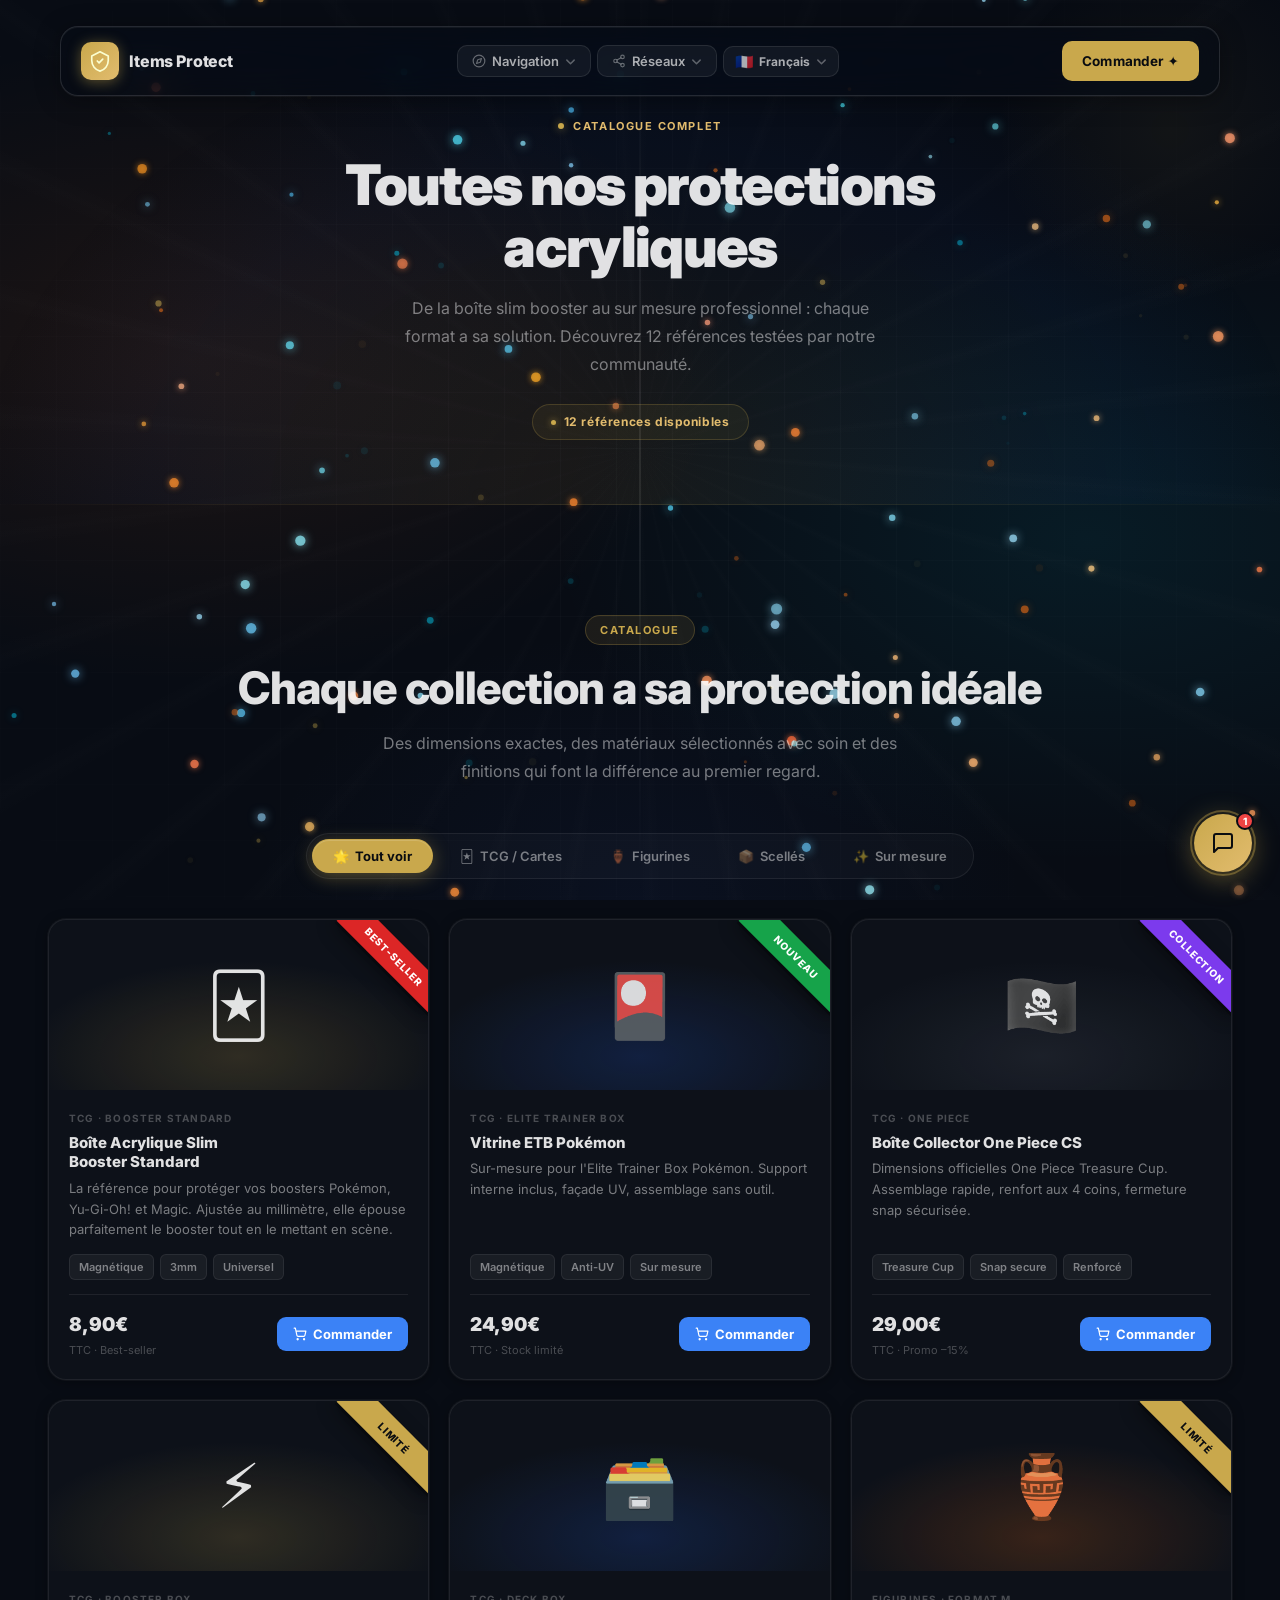
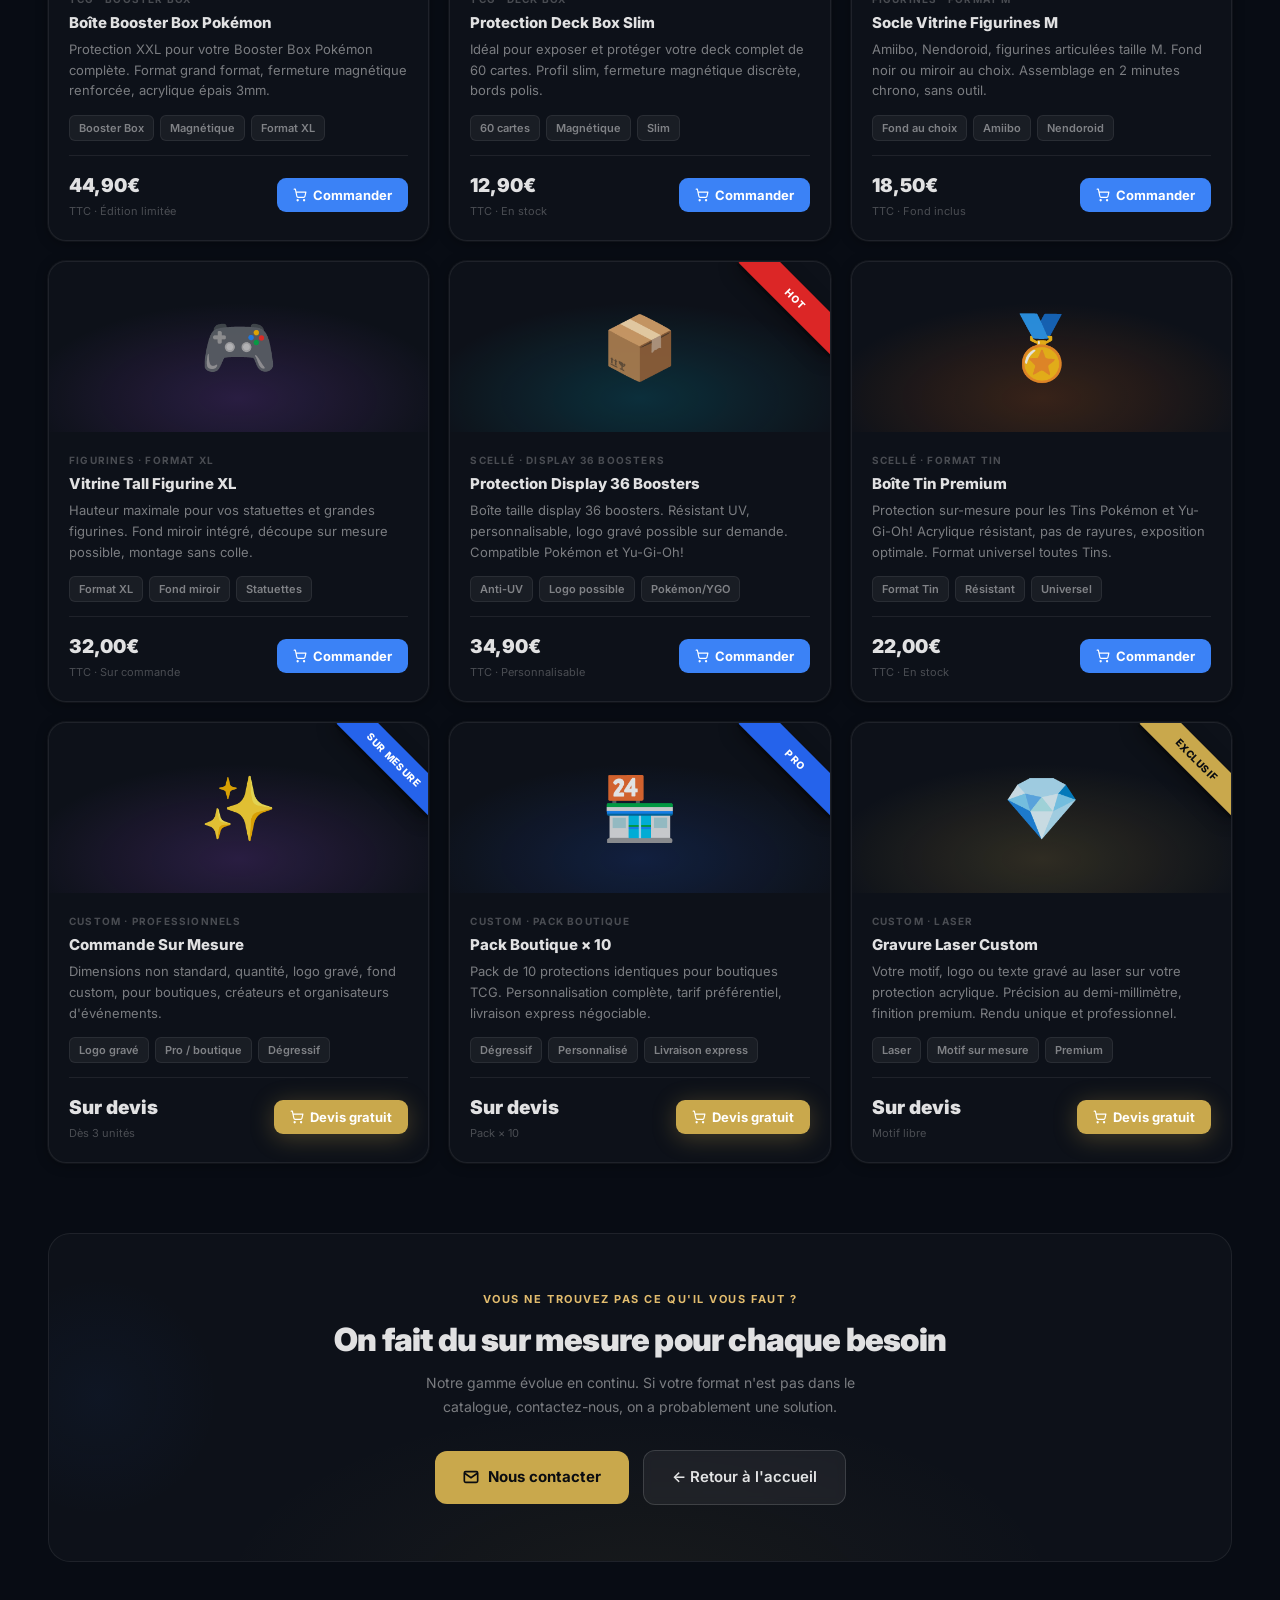
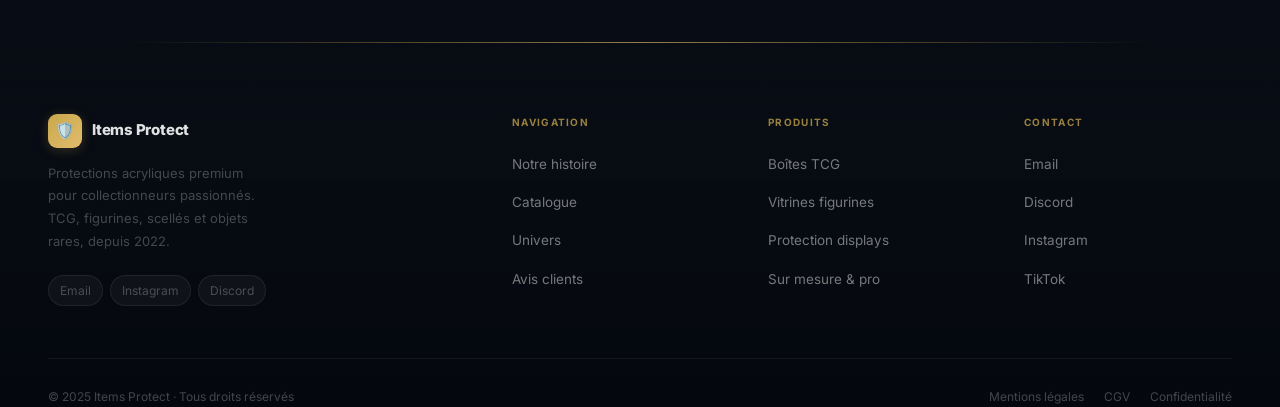
<file: products.html>
<!doctype html>
<html lang="fr">
	<head>
		<meta charset="UTF-8" />
		<meta name="viewport" content="width=device-width, initial-scale=1.0" />
		<title>
			Catalogue Complet · Items Protect · Protections Acryliques Premium
		</title>

		<!-- Google Fonts: Inter -->
		<link rel="preconnect" href="https://fonts.googleapis.com" />
		<link rel="preconnect" href="https://fonts.gstatic.com" crossorigin />
		<link
			href="https://fonts.googleapis.com/css2?family=Inter:wght@300;400;500;600;700;800;900&display=swap"
			rel="stylesheet" />

		<!-- Base: reset, variables, body -->
		<link rel="stylesheet" href="css/base.css" />

		<!-- Background layers -->
		<link rel="stylesheet" href="css/background.css" />

		<!-- Shared layout primitives -->
		<link rel="stylesheet" href="css/layout.css" />

		<!-- Components -->
		<link rel="stylesheet" href="css/components/loader.css" />
		<link rel="stylesheet" href="css/components/navbar.css" />
		<link rel="stylesheet" href="css/components/buttons.css" />
		<link rel="stylesheet" href="css/components/cards.css" />
		<link rel="stylesheet" href="css/components/toast.css" />
		<link rel="stylesheet" href="css/components/chatbot.css" />

		<!-- Sections -->
		<link rel="stylesheet" href="css/sections/hero.css" />
		<link rel="stylesheet" href="css/sections/story.css" />
		<link rel="stylesheet" href="css/sections/why.css" />
		<link rel="stylesheet" href="css/sections/products.css" />
		<link rel="stylesheet" href="css/sections/universes.css" />
		<link rel="stylesheet" href="css/sections/process.css" />
		<link rel="stylesheet" href="css/sections/testimonials.css" />
		<link rel="stylesheet" href="css/sections/manifesto.css" />
		<link rel="stylesheet" href="css/sections/cta.css" />
		<link rel="stylesheet" href="css/sections/footer.css" />

		<!-- Page-specific: products catalogue page -->
		<link rel="stylesheet" href="css/sections/products-page.css" />

		<!-- Responsive breakpoints (loaded last) -->
		<link rel="stylesheet" href="css/responsive.css" />
	</head>
	<body>
		<!-- ─── Fixed global background ─────────────────────────── -->
		<div id="global-bg">
			<div class="bg-base"></div>
			<div class="bg-grid"></div>
			<div class="bg-clash"></div>
			<div class="bg-speed"></div>
		</div>

		<!-- ─── Fixed particle canvas ────────────────────────────── -->
		<canvas id="particleCanvas"></canvas>

		<!-- ─── Page loader ──────────────────────────────────────── -->
		<div id="loader">
			<div class="loader-shield">🛡️</div>
			<div class="loader-bar-wrap"><div class="loader-bar"></div></div>
			<p class="loader-label" data-i18n="loader.label">Items Protect</p>
		</div>

		<!-- ─── Toast notification stack ─────────────────────────── -->
		<div class="toast-stack" id="toastStack"></div>

		<!-- ─── Navigation bar ───────────────────────────────────── -->
		<nav id="navbar">
			<a
				class="nav-logo"
				href="index.html"
				data-i18n-aria="nav.logo.aria">
				<div class="nav-logo-icon">
					<img
						src="assets/icons/shield.svg"
						alt=""
						style="width:22px;height:22px;filter:brightness(0) invert(1) sepia(1) saturate(3) hue-rotate(5deg);" />
				</div>
				<span class="nav-logo-text">Items Protect</span>
			</a>

			<div class="nav-center">
				<!-- Navigation select -->
				<div class="nav-sel" id="navSel">
					<button class="nav-sel-trigger" id="navSelTrigger" type="button">
						<svg style="width:14px;height:14px;opacity:.55;flex-shrink:0" viewBox="0 0 24 24" fill="none" stroke="currentColor" stroke-width="2" stroke-linecap="round" stroke-linejoin="round"><circle cx="12" cy="12" r="10"/><polygon points="16.24 7.76 14.12 14.12 7.76 16.24 9.88 9.88 16.24 7.76"/></svg>
						<span data-i18n="nav.menu.label">Navigation</span>
						<svg class="nav-sel-chevron" viewBox="0 0 12 12" fill="none" aria-hidden="true"><path d="M2 4.5l4 4 4-4" stroke="currentColor" stroke-width="1.6" stroke-linecap="round" stroke-linejoin="round"/></svg>
					</button>
					<div class="nav-sel-panel" id="navSelPanel">
						<a class="nav-sel-item" href="index.html#story" data-i18n="nav.histoire">
							<span class="nav-sel-dot"></span>Notre histoire
						</a>
						<a class="nav-sel-item nav-sel-item--active" href="products.html" data-i18n="nav.catalogue">
							<span class="nav-sel-dot"></span>Catalogue
						</a>
						<a class="nav-sel-item" href="index.html#universes" data-i18n="nav.univers">
							<span class="nav-sel-dot"></span>Univers
						</a>
						<a class="nav-sel-item" href="index.html#testi" data-i18n="nav.avis">
							<span class="nav-sel-dot"></span>Avis
						</a>
						<a class="nav-sel-item" href="index.html#faq" data-i18n="nav.faq">
							<span class="nav-sel-dot"></span>FAQ
						</a>
					</div>
				</div>

				<!-- Social networks select -->
				<div class="nav-sel" id="socialSel">
					<button class="nav-sel-trigger" id="socialSelTrigger" type="button">
						<svg style="width:14px;height:14px;opacity:.55;flex-shrink:0" viewBox="0 0 24 24" fill="none" stroke="currentColor" stroke-width="2" stroke-linecap="round" stroke-linejoin="round"><circle cx="18" cy="5" r="3"/><circle cx="6" cy="12" r="3"/><circle cx="18" cy="19" r="3"/><line x1="8.59" y1="13.51" x2="15.42" y2="17.49"/><line x1="15.41" y1="6.51" x2="8.59" y2="10.49"/></svg>
						<span data-i18n="nav.social.label">Réseaux</span>
						<svg class="nav-sel-chevron" viewBox="0 0 12 12" fill="none" aria-hidden="true"><path d="M2 4.5l4 4 4-4" stroke="currentColor" stroke-width="1.6" stroke-linecap="round" stroke-linejoin="round"/></svg>
					</button>
					<div class="nav-sel-panel" id="socialSelPanel">
						<div class="nav-sel-label" data-i18n="nav.social.find">Nous retrouver</div>
						<a class="nav-sel-item" href="mailto:contact@itemsprotect.fr">
							<span class="nav-sel-dot"></span>Email
						</a>
						<a class="nav-sel-item" href="#" onclick="toast({ type: 'info', title: 'Instagram', message: '@ItemsProtect' }); return false;">
							<span class="nav-sel-dot"></span>Instagram
						</a>
						<a class="nav-sel-item" href="#" onclick="toast({ type: 'info', title: 'Discord', message: 'Serveur Items Protect' }); return false;">
							<span class="nav-sel-dot"></span>Discord
						</a>
					</div>
				</div>

				<!-- Language select -->
				<div class="nav-sel" id="langSel">
					<button class="nav-sel-trigger nav-sel-trigger--lang" id="langSelTrigger" type="button">
						<span class="nav-sel-langflag" id="navLangFlag">🇫🇷</span>
						<span class="nav-sel-langname" id="navLangCode">Français</span>
						<svg class="nav-sel-chevron" viewBox="0 0 12 12" fill="none" aria-hidden="true"><path d="M2 4.5l4 4 4-4" stroke="currentColor" stroke-width="1.6" stroke-linecap="round" stroke-linejoin="round"/></svg>
					</button>
					<div class="nav-sel-panel nav-sel-panel--right" id="langSelPanel">
						<div class="nav-sel-label" data-i18n="nav.lang.label">Langue</div>
						<button class="nav-sel-item nav-sel-item--active lang-btn lang-btn--active" data-lang="fr" type="button">
							<span>🇫🇷</span> Français
						</button>
						<button class="nav-sel-item lang-btn" data-lang="en" type="button">
							<span>🇬🇧</span> English
						</button>
						<button class="nav-sel-item lang-btn" data-lang="es" type="button">
							<span>🇪🇸</span> Español
						</button>
						<button class="nav-sel-item lang-btn" data-lang="ja" type="button">
							<span>🇯🇵</span> 日本語
						</button>
						<button class="nav-sel-item lang-btn" data-lang="zh" type="button">
							<span>🇨🇳</span> 中文
						</button>
					</div>
				</div>
			</div>

			<a class="nav-cta" href="contact.html" data-i18n="nav.commander">Commander ✦</a>
			<button class="nav-hamburger" id="navHam" data-i18n-aria="nav.menu.aria" aria-label="Menu">
				<span></span><span></span><span></span>
			</button>
		</nav>

		<!-- ─── Mobile navigation menu ───────────────────────────── -->
		<div class="mobile-menu" id="mobileMenu">
			<a
				href="index.html#story"
				onclick="closeMob()"
				data-i18n="nav.histoire"
				>Notre histoire</a
			>
			<a
				href="products.html"
				onclick="closeMob()"
				style="color: var(--gold-light); font-weight: 800"
				data-i18n="nav.catalogue"
				>Catalogue →</a
			>
			<a
				href="index.html#universes"
				onclick="closeMob()"
				data-i18n="nav.univers"
				>Univers TCG</a
			>
			<a href="index.html#testi" onclick="closeMob()" data-i18n="nav.avis"
				>Avis clients</a
			>
			<a href="index.html#faq" onclick="closeMob()" data-i18n="nav.faq"
				>FAQ</a
			>
			<a
				href="contact.html"
				onclick="closeMob()"
				style="color: var(--gold-light); font-weight: 800"
				data-i18n="nav.commander"
				>Commander →</a
			>
			<div class="mobile-lang">
				<button class="lang-btn lang-btn--active" data-lang="fr">
					<span class="lang-flag">🇫🇷</span> FR
				</button>
				<button class="lang-btn" data-lang="en">
					<span class="lang-flag">🇬🇧</span> EN
				</button>
				<button class="lang-btn" data-lang="es">
					<span class="lang-flag">🇪🇸</span> ES
				</button>
				<button class="lang-btn" data-lang="ja">
					<span class="lang-flag">🇯🇵</span> JA
				</button>
				<button class="lang-btn" data-lang="zh">
					<span class="lang-flag">🇨🇳</span> ZH
				</button>
			</div>
		</div>

		<!-- ─── Page Hero Banner ──────────────────────────────────── -->
		<section class="products-page-hero">
			<div class="products-hero-inner">
				<!-- Eyebrow label -->
				<div class="products-hero-eyebrow">
					<span class="products-hero-eyebrow-dot"></span>
					<span data-i18n="products.page.eyebrow"
						>Catalogue complet</span
					>
				</div>

				<!-- Main title -->
				<h1 class="products-hero-title" data-i18n="products.page.title">
					Notre Catalogue Complet
				</h1>

				<!-- Lead description -->
				<p class="products-hero-desc" data-i18n="products.page.desc">
					Découvrez l'ensemble de notre gamme de protections
					acryliques premium, pour TCG, figurines, scellés et
					commandes sur mesure. Des matériaux irréprochables, des
					finitions pensées par des collectionneurs.
				</p>

				<!-- Product count badge -->
				<div
					class="products-count-badge"
					data-i18n="products.page.badge">
					12 références disponibles
				</div>
			</div>
		</section>

		<div class="section-divider"></div>

		<!-- ─── Catalogue Products Section ───────────────────────── -->
		<section id="products" class="ppage-section-wrap">
			<div class="section-inner">
				<!-- Section header -->
				<div class="ppage-products-header">
					<div class="eyebrow reveal" data-i18n="products.eyebrow">
						Catalogue
					</div>
					<h2 class="section-title reveal" data-i18n="products.title">
						Chaque collection a<br />sa <em>protection idéale</em>
					</h2>
					<p class="section-lead reveal" data-i18n="products.lead">
						Des dimensions exactes, des matériaux sélectionnés avec
						soin et des finitions qui font la différence au premier
						regard.
					</p>
				</div>

				<!-- Filter tabs -->
				<div class="products-tabs reveal">
					<button
						class="tab-btn active"
						onclick="filterProd(this, 'all')">
						🌟 <span data-i18n="products.tab.all">Tout voir</span>
					</button>
					<button class="tab-btn" onclick="filterProd(this, 'tcg')">
						🃏
						<span data-i18n="products.tab.tcg">TCG / Cartes</span>
					</button>
					<button class="tab-btn" onclick="filterProd(this, 'fig')">
						🏺 <span data-i18n="products.tab.fig">Figurines</span>
					</button>
					<button class="tab-btn" onclick="filterProd(this, 'scl')">
						📦 <span data-i18n="products.tab.scl">Scellés</span>
					</button>
					<button class="tab-btn" onclick="filterProd(this, 'cus')">
						✨ <span data-i18n="products.tab.cus">Sur mesure</span>
					</button>
				</div>

				<!-- ── Product grid: 12 cards ──────────────────────── -->
				<div class="products-grid" id="prodGrid">
					<!-- ======= TCG CARDS ======= -->

					<!-- 1. Boîte Slim Booster Standard -->
					<div
						class="pcard reveal"
						data-cat="tcg"
						style="transition-delay: 0.04s">
						<div class="pcard-visual pv-gold">
							🃏<span class="pcard-ribbon pr-hot" data-i18n="products.slim.badge">Best-seller</span>
						</div>
						<div class="pcard-body">
							<div class="pcard-cat" data-i18n="products.slim.cat">TCG · Booster Standard</div>
							<div class="pcard-name" data-i18n-html="products.slim.name">
								Boîte Slim Booster Standard
							</div>
							<div class="pcard-desc" data-i18n="products.slim.desc">
								La référence pour protéger vos boosters Pokémon,
								Yu-Gi-Oh! et Magic. Acrylique 3mm, fermeture
								magnétique, dimensions universelles booster
								standard.
							</div>
							<div class="pcard-tags">
								<span class="pcard-tag" data-i18n="products.slim.tag1">Magnétique</span
								><span class="pcard-tag" data-i18n="products.slim.tag2">3mm</span
								><span class="pcard-tag" data-i18n="products.slim.tag3">Universal</span>
							</div>
							<div class="pcard-footer">
								<div>
									<div class="pcard-price" data-i18n="products.slim.price">8,90€</div>
									<div class="pcard-price-sub" data-i18n="products.slim.sub">
										TTC · Best-seller
									</div>
								</div>
								<button
									class="btn-add"
									onclick="
										toast({
											type: 'info',
											title: 'Commander',
											message:
												'Contactez-nous pour cette référence !',
										})
									">
									<svg
										width="14"
										height="14"
										viewBox="0 0 24 24"
										fill="none"
										stroke="currentColor"
										stroke-width="2"
										stroke-linecap="round"
										stroke-linejoin="round">
										<circle cx="8" cy="21" r="1" />
										<circle cx="19" cy="21" r="1" />
										<path
											d="M2.05 2.05h2l2.66 12.42a2 2 0 0 0 2 1.58h9.78a2 2 0 0 0 1.95-1.57l1.65-7.43H5.12" />
									</svg>
									<span data-i18n="products.cmd.btn"
										>Commander</span
									>
								</button>
							</div>
						</div>
					</div>

					<!-- 2. Vitrine ETB Pokémon -->
					<div
						class="pcard reveal"
						data-cat="tcg"
						style="transition-delay: 0.08s">
						<div class="pcard-visual pv-blue">
							🎴<span class="pcard-ribbon pr-new" data-i18n="products.etb.badge">Nouveau</span>
						</div>
						<div class="pcard-body">
							<div class="pcard-cat" data-i18n="products.etb.cat">TCG · Elite Trainer Box</div>
							<div class="pcard-name" data-i18n="products.etb.name">Vitrine ETB Pokémon</div>
							<div class="pcard-desc" data-i18n="products.etb.desc">
								Sur-mesure pour l'Elite Trainer Box Pokémon.
								Support interne inclus, façade anti-UV,
								assemblage sans outil en deux minutes.
							</div>
							<div class="pcard-tags">
								<span class="pcard-tag" data-i18n="products.etb.tag1">Magnétique</span
								><span class="pcard-tag" data-i18n="products.etb.tag2">Anti-UV</span
								><span class="pcard-tag" data-i18n="products.etb.tag3">Sur mesure</span>
							</div>
							<div class="pcard-footer">
								<div>
									<div class="pcard-price" data-i18n="products.etb.price">24,90€</div>
									<div class="pcard-price-sub" data-i18n="products.etb.sub">
										TTC · Stock limité
									</div>
								</div>
								<button
									class="btn-add"
									onclick="
										toast({
											type: 'info',
											title: 'Commander',
											message:
												'Contactez-nous pour cette référence !',
										})
									">
									<svg
										width="14"
										height="14"
										viewBox="0 0 24 24"
										fill="none"
										stroke="currentColor"
										stroke-width="2"
										stroke-linecap="round"
										stroke-linejoin="round">
										<circle cx="8" cy="21" r="1" />
										<circle cx="19" cy="21" r="1" />
										<path
											d="M2.05 2.05h2l2.66 12.42a2 2 0 0 0 2 1.58h9.78a2 2 0 0 0 1.95-1.57l1.65-7.43H5.12" />
									</svg>
									<span data-i18n="products.cmd.btn"
										>Commander</span
									>
								</button>
							</div>
						</div>
					</div>

					<!-- 3. Boîte Collector One Piece CS -->
					<div
						class="pcard reveal"
						data-cat="tcg"
						style="transition-delay: 0.12s">
						<div class="pcard-visual pv-dark">
							🏴‍☠️<span class="pcard-ribbon pr-coll" data-i18n="products.opcs.badge">Collection</span>
						</div>
						<div class="pcard-body">
							<div class="pcard-cat" data-i18n="products.opcs.cat">TCG · One Piece</div>
							<div class="pcard-name" data-i18n="products.opcs.name">
								Boîte Collector One Piece CS
							</div>
							<div class="pcard-desc" data-i18n="products.opcs.desc">
								Dimensions officielles One Piece Treasure Cup.
								Assemblage rapide, renfort aux 4 coins,
								fermeture snap sécurisée.
							</div>
							<div class="pcard-tags">
								<span class="pcard-tag" data-i18n="products.opcs.tag1">Treasure Cup</span
								><span class="pcard-tag" data-i18n="products.opcs.tag2">Snap secure</span
								><span class="pcard-tag" data-i18n="products.opcs.tag3">Renforcé</span>
							</div>
							<div class="pcard-footer">
								<div>
									<div class="pcard-price" data-i18n="products.opcs.price">29,00€</div>
									<div class="pcard-price-sub" data-i18n="products.opcs.sub">
										TTC · Promo –15%
									</div>
								</div>
								<button
									class="btn-add"
									onclick="
										toast({
											type: 'info',
											title: 'Commander',
											message:
												'Contactez-nous pour cette référence !',
										})
									">
									<svg
										width="14"
										height="14"
										viewBox="0 0 24 24"
										fill="none"
										stroke="currentColor"
										stroke-width="2"
										stroke-linecap="round"
										stroke-linejoin="round">
										<circle cx="8" cy="21" r="1" />
										<circle cx="19" cy="21" r="1" />
										<path
											d="M2.05 2.05h2l2.66 12.42a2 2 0 0 0 2 1.58h9.78a2 2 0 0 0 1.95-1.57l1.65-7.43H5.12" />
									</svg>
									<span data-i18n="products.cmd.btn"
										>Commander</span
									>
								</button>
							</div>
						</div>
					</div>

					<!-- 4. Boîte Booster Box Pokémon -->
					<div
						class="pcard reveal"
						data-cat="tcg"
						style="transition-delay: 0.06s">
						<div class="pcard-visual pv-gold">
							⚡<span class="pcard-ribbon pr-lim" data-i18n="products.bbox.badge">Limité</span>
						</div>
						<div class="pcard-body">
							<div class="pcard-cat" data-i18n="products.bbox.cat">TCG · Booster Box</div>
							<div class="pcard-name" data-i18n="products.bbox.name">
								Boîte Booster Box Pokémon
							</div>
							<div class="pcard-desc" data-i18n="products.bbox.desc">
								Protection XXL pour votre Booster Box Pokémon
								complète. Format grand format, fermeture
								magnétique renforcée, acrylique épais 3mm.
							</div>
							<div class="pcard-tags">
								<span class="pcard-tag" data-i18n="products.bbox.tag1">Booster Box</span
								><span class="pcard-tag" data-i18n="products.bbox.tag2">Magnétique</span
								><span class="pcard-tag" data-i18n="products.bbox.tag3">Format XL</span>
							</div>
							<div class="pcard-footer">
								<div>
									<div class="pcard-price" data-i18n="products.bbox.price">44,90€</div>
									<div class="pcard-price-sub" data-i18n="products.bbox.sub">
										TTC · Édition limitée
									</div>
								</div>
								<button
									class="btn-add"
									onclick="
										toast({
											type: 'info',
											title: 'Commander',
											message:
												'Contactez-nous pour cette référence !',
										})
									">
									<svg
										width="14"
										height="14"
										viewBox="0 0 24 24"
										fill="none"
										stroke="currentColor"
										stroke-width="2"
										stroke-linecap="round"
										stroke-linejoin="round">
										<circle cx="8" cy="21" r="1" />
										<circle cx="19" cy="21" r="1" />
										<path
											d="M2.05 2.05h2l2.66 12.42a2 2 0 0 0 2 1.58h9.78a2 2 0 0 0 1.95-1.57l1.65-7.43H5.12" />
									</svg>
									<span data-i18n="products.cmd.btn"
										>Commander</span
									>
								</button>
							</div>
						</div>
					</div>

					<!-- 5. Protection Deck Box Slim -->
					<div
						class="pcard reveal"
						data-cat="tcg"
						style="transition-delay: 0.1s">
						<div class="pcard-visual pv-blue">🗃️</div>
						<div class="pcard-body">
							<div class="pcard-cat" data-i18n="products.dbox.cat">TCG · Deck Box</div>
							<div class="pcard-name" data-i18n="products.dbox.name">
								Protection Deck Box Slim
							</div>
							<div class="pcard-desc" data-i18n="products.dbox.desc">
								Idéal pour exposer et protéger votre deck
								complet de 60 cartes. Profil slim, fermeture
								magnétique discrète, bords polis.
							</div>
							<div class="pcard-tags">
								<span class="pcard-tag" data-i18n="products.dbox.tag1">60 cartes</span
								><span class="pcard-tag" data-i18n="products.dbox.tag2">Magnétique</span
								><span class="pcard-tag" data-i18n="products.dbox.tag3">Slim</span>
							</div>
							<div class="pcard-footer">
								<div>
									<div class="pcard-price" data-i18n="products.dbox.price">12,90€</div>
									<div class="pcard-price-sub" data-i18n="products.dbox.sub">
										TTC · En stock
									</div>
								</div>
								<button
									class="btn-add"
									onclick="
										toast({
											type: 'info',
											title: 'Commander',
											message:
												'Contactez-nous pour cette référence !',
										})
									">
									<svg
										width="14"
										height="14"
										viewBox="0 0 24 24"
										fill="none"
										stroke="currentColor"
										stroke-width="2"
										stroke-linecap="round"
										stroke-linejoin="round">
										<circle cx="8" cy="21" r="1" />
										<circle cx="19" cy="21" r="1" />
										<path
											d="M2.05 2.05h2l2.66 12.42a2 2 0 0 0 2 1.58h9.78a2 2 0 0 0 1.95-1.57l1.65-7.43H5.12" />
									</svg>
									<span data-i18n="products.cmd.btn"
										>Commander</span
									>
								</button>
							</div>
						</div>
					</div>

					<!-- ======= FIGURINES CARDS ======= -->

					<!-- 6. Socle Vitrine Figurines M -->
					<div
						class="pcard reveal"
						data-cat="fig"
						style="transition-delay: 0.04s">
						<div class="pcard-visual pv-fire">
							🏺<span class="pcard-ribbon pr-lim" data-i18n="products.figm.badge">Limité</span>
						</div>
						<div class="pcard-body">
							<div class="pcard-cat" data-i18n="products.figm.cat">Figurines · Format M</div>
							<div class="pcard-name" data-i18n="products.figm.name">
								Socle Vitrine Figurines M
							</div>
							<div class="pcard-desc" data-i18n="products.figm.desc">
								Amiibo, Nendoroid, figurines articulées taille
								M. Fond noir ou miroir au choix. Assemblage en 2
								minutes chrono, sans outil.
							</div>
							<div class="pcard-tags">
								<span class="pcard-tag" data-i18n="products.figm.tag1">Fond au choix</span
								><span class="pcard-tag" data-i18n="products.figm.tag2">Amiibo</span
								><span class="pcard-tag" data-i18n="products.figm.tag3">Nendoroid</span>
							</div>
							<div class="pcard-footer">
								<div>
									<div class="pcard-price" data-i18n="products.figm.price">18,50€</div>
									<div class="pcard-price-sub" data-i18n="products.figm.sub">
										TTC · Fond inclus
									</div>
								</div>
								<button
									class="btn-add"
									onclick="
										toast({
											type: 'info',
											title: 'Commander',
											message:
												'Contactez-nous pour cette référence !',
										})
									">
									<svg
										width="14"
										height="14"
										viewBox="0 0 24 24"
										fill="none"
										stroke="currentColor"
										stroke-width="2"
										stroke-linecap="round"
										stroke-linejoin="round">
										<circle cx="8" cy="21" r="1" />
										<circle cx="19" cy="21" r="1" />
										<path
											d="M2.05 2.05h2l2.66 12.42a2 2 0 0 0 2 1.58h9.78a2 2 0 0 0 1.95-1.57l1.65-7.43H5.12" />
									</svg>
									<span data-i18n="products.cmd.btn"
										>Commander</span
									>
								</button>
							</div>
						</div>
					</div>

					<!-- 7. Vitrine Tall Figurine XL -->
					<div
						class="pcard reveal"
						data-cat="fig"
						style="transition-delay: 0.08s">
						<div class="pcard-visual pv-purple">🎮</div>
						<div class="pcard-body">
							<div class="pcard-cat" data-i18n="products.figxl.cat">Figurines · Format XL</div>
							<div class="pcard-name" data-i18n="products.figxl.name">
								Vitrine Tall Figurine XL
							</div>
							<div class="pcard-desc" data-i18n="products.figxl.desc">
								Hauteur maximale pour vos statuettes et grandes
								figurines. Fond miroir intégré, découpe sur
								mesure possible, montage sans colle.
							</div>
							<div class="pcard-tags">
								<span class="pcard-tag" data-i18n="products.figxl.tag1">Format XL</span
								><span class="pcard-tag" data-i18n="products.figxl.tag2">Fond miroir</span
								><span class="pcard-tag" data-i18n="products.figxl.tag3">Statuettes</span>
							</div>
							<div class="pcard-footer">
								<div>
									<div class="pcard-price" data-i18n="products.figxl.price">32,00€</div>
									<div class="pcard-price-sub" data-i18n="products.figxl.sub">
										TTC · Sur commande
									</div>
								</div>
								<button
									class="btn-add"
									onclick="
										toast({
											type: 'info',
											title: 'Commander',
											message:
												'Contactez-nous pour cette référence !',
										})
									">
									<svg
										width="14"
										height="14"
										viewBox="0 0 24 24"
										fill="none"
										stroke="currentColor"
										stroke-width="2"
										stroke-linecap="round"
										stroke-linejoin="round">
										<circle cx="8" cy="21" r="1" />
										<circle cx="19" cy="21" r="1" />
										<path
											d="M2.05 2.05h2l2.66 12.42a2 2 0 0 0 2 1.58h9.78a2 2 0 0 0 1.95-1.57l1.65-7.43H5.12" />
									</svg>
									<span data-i18n="products.cmd.btn"
										>Commander</span
									>
								</button>
							</div>
						</div>
					</div>

					<!-- ======= SCELLÉS CARDS ======= -->

					<!-- 8. Protection Display 36 Boosters -->
					<div
						class="pcard reveal"
						data-cat="scl"
						style="transition-delay: 0.04s">
						<div class="pcard-visual pv-water">
							📦<span class="pcard-ribbon pr-hot" data-i18n="products.disp.badge">Hot</span>
						</div>
						<div class="pcard-body">
							<div class="pcard-cat" data-i18n="products.disp.cat">
								Scellé · Display 36 boosters
							</div>
							<div class="pcard-name" data-i18n="products.disp.name">
								Protection Display 36 Boosters
							</div>
							<div class="pcard-desc" data-i18n="products.disp.desc">
								Boîte taille display 36 boosters. Résistant UV,
								personnalisable, logo gravé possible sur
								demande. Compatible Pokémon et Yu-Gi-Oh!
							</div>
							<div class="pcard-tags">
								<span class="pcard-tag" data-i18n="products.disp.tag1">Anti-UV</span
								><span class="pcard-tag" data-i18n="products.disp.tag2">Logo possible</span
								><span class="pcard-tag" data-i18n="products.disp.tag3">Pokémon/YGO</span>
							</div>
							<div class="pcard-footer">
								<div>
									<div class="pcard-price" data-i18n="products.disp.price">34,90€</div>
									<div class="pcard-price-sub" data-i18n="products.disp.sub">
										TTC · Personnalisable
									</div>
								</div>
								<button
									class="btn-add"
									onclick="
										toast({
											type: 'info',
											title: 'Commander',
											message:
												'Contactez-nous pour cette référence !',
										})
									">
									<svg
										width="14"
										height="14"
										viewBox="0 0 24 24"
										fill="none"
										stroke="currentColor"
										stroke-width="2"
										stroke-linecap="round"
										stroke-linejoin="round">
										<circle cx="8" cy="21" r="1" />
										<circle cx="19" cy="21" r="1" />
										<path
											d="M2.05 2.05h2l2.66 12.42a2 2 0 0 0 2 1.58h9.78a2 2 0 0 0 1.95-1.57l1.65-7.43H5.12" />
									</svg>
									<span data-i18n="products.cmd.btn"
										>Commander</span
									>
								</button>
							</div>
						</div>
					</div>

					<!-- 9. Boîte Tin Premium -->
					<div
						class="pcard reveal"
						data-cat="scl"
						style="transition-delay: 0.08s">
						<div class="pcard-visual pv-fire">🏅</div>
						<div class="pcard-body">
							<div class="pcard-cat" data-i18n="products.tin.cat">Scellé · Format Tin</div>
							<div class="pcard-name" data-i18n="products.tin.name">Boîte Tin Premium</div>
							<div class="pcard-desc" data-i18n="products.tin.desc">
								Protection sur-mesure pour les Tins Pokémon et
								Yu-Gi-Oh! Acrylique résistant, pas de rayures,
								exposition optimale. Format universel toutes
								Tins.
							</div>
							<div class="pcard-tags">
								<span class="pcard-tag" data-i18n="products.tin.tag1">Format Tin</span
								><span class="pcard-tag" data-i18n="products.tin.tag2">Résistant</span
								><span class="pcard-tag" data-i18n="products.tin.tag3">Universel</span>
							</div>
							<div class="pcard-footer">
								<div>
									<div class="pcard-price" data-i18n="products.tin.price">22,00€</div>
									<div class="pcard-price-sub" data-i18n="products.tin.sub">
										TTC · En stock
									</div>
								</div>
								<button
									class="btn-add"
									onclick="
										toast({
											type: 'info',
											title: 'Commander',
											message:
												'Contactez-nous pour cette référence !',
										})
									">
									<svg
										width="14"
										height="14"
										viewBox="0 0 24 24"
										fill="none"
										stroke="currentColor"
										stroke-width="2"
										stroke-linecap="round"
										stroke-linejoin="round">
										<circle cx="8" cy="21" r="1" />
										<circle cx="19" cy="21" r="1" />
										<path
											d="M2.05 2.05h2l2.66 12.42a2 2 0 0 0 2 1.58h9.78a2 2 0 0 0 1.95-1.57l1.65-7.43H5.12" />
									</svg>
									<span data-i18n="products.cmd.btn"
										>Commander</span
									>
								</button>
							</div>
						</div>
					</div>

					<!-- ======= CUSTOM CARDS ======= -->

					<!-- 10. Commande Sur Mesure Pro -->
					<div
						class="pcard reveal"
						data-cat="cus"
						style="transition-delay: 0.04s">
						<div class="pcard-visual pv-purple">
							✨<span class="pcard-ribbon pr-pro" data-i18n="products.custom.badge">Sur mesure</span>
						</div>
						<div class="pcard-body">
							<div class="pcard-cat" data-i18n="products.custom.cat">Custom · Professionnels</div>
							<div class="pcard-name" data-i18n="products.custom.name">
								Commande Sur Mesure Pro
							</div>
							<div class="pcard-desc" data-i18n="products.custom.desc">
								Dimensions non standard, quantités, logo gravé,
								fond custom, pour boutiques, créateurs
								d'événements et organisateurs TCG. Prix
								dégressif dès 3 unités.
							</div>
							<div class="pcard-tags">
								<span class="pcard-tag" data-i18n="products.custom.tag1">Logo gravé</span
								><span class="pcard-tag" data-i18n="products.custom.tag2">Pro/boutique</span
								><span class="pcard-tag" data-i18n="products.custom.tag3">Dégressif</span>
							</div>
							<div class="pcard-footer">
								<div>
									<div class="pcard-price" data-i18n="products.custom.price">Sur devis</div>
									<div class="pcard-price-sub" data-i18n="products.custom.sub">
										Dès 3 unités
									</div>
								</div>
								<button
									class="btn-add"
									style="
										background: var(--gold);
										box-shadow: var(--shadow-gold);
									"
									onclick="
										window.location.href = 'contact.html'
									">
									<svg
										width="14"
										height="14"
										viewBox="0 0 24 24"
										fill="none"
										stroke="currentColor"
										stroke-width="2"
										stroke-linecap="round"
										stroke-linejoin="round">
										<circle cx="8" cy="21" r="1" />
										<circle cx="19" cy="21" r="1" />
										<path
											d="M2.05 2.05h2l2.66 12.42a2 2 0 0 0 2 1.58h9.78a2 2 0 0 0 1.95-1.57l1.65-7.43H5.12" />
									</svg>
									<span data-i18n="products.quote.btn"
										>Devis gratuit</span
									>
								</button>
							</div>
						</div>
					</div>

					<!-- 11. Pack Boutique × 10 -->
					<div
						class="pcard reveal"
						data-cat="cus"
						style="transition-delay: 0.08s">
						<div class="pcard-visual pv-blue">
							🏪<span class="pcard-ribbon pr-pro" data-i18n="products.pack.badge">Pro</span>
						</div>
						<div class="pcard-body">
							<div class="pcard-cat" data-i18n="products.pack.cat">Custom · Pack boutique</div>
							<div class="pcard-name" data-i18n="products.pack.name">Pack Boutique × 10</div>
							<div class="pcard-desc" data-i18n="products.pack.desc">
								Pack de 10 protections identiques pour boutiques
								TCG. Personnalisation complète, tarif
								préférentiel, livraison express négociable.
							</div>
							<div class="pcard-tags">
								<span class="pcard-tag" data-i18n="products.pack.tag1">Dégressif</span
								><span class="pcard-tag" data-i18n="products.pack.tag2">Personnalisé</span
								><span class="pcard-tag" data-i18n="products.pack.tag3"
									>Livraison express</span
								>
							</div>
							<div class="pcard-footer">
								<div>
									<div class="pcard-price" data-i18n="products.pack.price">Sur devis</div>
									<div class="pcard-price-sub" data-i18n="products.pack.sub">Pack × 10</div>
								</div>
								<button
									class="btn-add"
									style="
										background: var(--gold);
										box-shadow: var(--shadow-gold);
									"
									onclick="
										window.location.href = 'contact.html'
									">
									<svg
										width="14"
										height="14"
										viewBox="0 0 24 24"
										fill="none"
										stroke="currentColor"
										stroke-width="2"
										stroke-linecap="round"
										stroke-linejoin="round">
										<circle cx="8" cy="21" r="1" />
										<circle cx="19" cy="21" r="1" />
										<path
											d="M2.05 2.05h2l2.66 12.42a2 2 0 0 0 2 1.58h9.78a2 2 0 0 0 1.95-1.57l1.65-7.43H5.12" />
									</svg>
									<span data-i18n="products.quote.btn"
										>Devis gratuit</span
									>
								</button>
							</div>
						</div>
					</div>

					<!-- 12. Gravure Laser Custom -->
					<div
						class="pcard reveal"
						data-cat="cus"
						style="transition-delay: 0.12s">
						<div class="pcard-visual pv-gold">
							💎<span class="pcard-ribbon pr-lim" data-i18n="products.laser.badge">Exclusif</span>
						</div>
						<div class="pcard-body">
							<div class="pcard-cat" data-i18n="products.laser.cat">Custom · Laser</div>
							<div class="pcard-name" data-i18n="products.laser.name">Gravure Laser Custom</div>
							<div class="pcard-desc" data-i18n="products.laser.desc">
								Votre motif, logo ou texte gravé au laser sur
								votre protection acrylique. Précision au
								demi-millimètre, finition premium. Rendu unique
								et professionnel.
							</div>
							<div class="pcard-tags">
								<span class="pcard-tag" data-i18n="products.laser.tag1">Laser</span
								><span class="pcard-tag" data-i18n="products.laser.tag2">Motif sur mesure</span
								><span class="pcard-tag" data-i18n="products.laser.tag3">Premium</span>
							</div>
							<div class="pcard-footer">
								<div>
									<div class="pcard-price" data-i18n="products.laser.price">Sur devis</div>
									<div class="pcard-price-sub" data-i18n="products.laser.sub">
										Motif libre
									</div>
								</div>
								<button
									class="btn-add"
									style="
										background: var(--gold);
										box-shadow: var(--shadow-gold);
									"
									onclick="
										window.location.href = 'contact.html'
									">
									<svg
										width="14"
										height="14"
										viewBox="0 0 24 24"
										fill="none"
										stroke="currentColor"
										stroke-width="2"
										stroke-linecap="round"
										stroke-linejoin="round">
										<circle cx="8" cy="21" r="1" />
										<circle cx="19" cy="21" r="1" />
										<path
											d="M2.05 2.05h2l2.66 12.42a2 2 0 0 0 2 1.58h9.78a2 2 0 0 0 1.95-1.57l1.65-7.43H5.12" />
									</svg>
									<span data-i18n="products.quote.btn"
										>Devis gratuit</span
									>
								</button>
							</div>
						</div>
					</div>
				</div>
				<!-- /prodGrid -->

				<!-- Bottom CTA Strip -->
				<div class="ppage-cta-strip reveal">
					<div
						class="ppage-cta-eyebrow"
						data-i18n="products.cta.eyebrow">
						Vous ne trouvez pas ce qu'il vous faut ?
					</div>
					<h2 class="ppage-cta-title" data-i18n="products.cta.title">
						On fait du sur mesure pour chaque besoin
					</h2>
					<p class="ppage-cta-desc" data-i18n="products.cta.desc">
						Notre gamme évolue en continu. Si votre format n'est pas
						encore au catalogue, contactez-nous. Chaque demande sur
						mesure est traitée avec le même soin que nos références
						standard.
					</p>
					<div class="ppage-cta-actions">
						<a class="btn-primary-gold" href="contact.html">
							<svg
								width="16"
								height="16"
								viewBox="0 0 24 24"
								fill="none"
								stroke="currentColor"
								stroke-width="2.5">
								<path
									d="M4 4h16c1.1 0 2 .9 2 2v12c0 1.1-.9 2-2 2H4c-1.1 0-2-.9-2-2V6c0-1.1.9-2 2-2z" />
								<polyline points="22,6 12,13 2,6" />
							</svg>
							<span data-i18n="products.cta.contact"
								>Nous contacter</span
							>
						</a>
						<a
							class="btn-ghost-dark"
							href="index.html"
							data-i18n="products.cta.back">
							← Retour à l'accueil
						</a>
					</div>
				</div>
			</div>
		</section>

		<!-- Footer -->
		<footer>
			<div class="footer-grid">
				<div>
					<a class="footer-logo" href="index.html">
						<div class="footer-logo-icon">🛡️</div>
						<span class="footer-logo-name">Items Protect</span>
					</a>
					<p class="footer-desc" data-i18n="footer.desc">
						Protections acryliques premium pour collectionneurs
						passionnés. TCG, figurines, scellés et objets rares,
						depuis 2022.
					</p>
					<div class="footer-socials">
						<a
							class="footer-social-chip"
							href="mailto:contact@itemsprotect.fr" data-i18n="footer.contact.email">
							📧 Email
						</a>
						<a
							class="footer-social-chip"
							href="#"
							onclick="toast({ type: 'info', title: 'Instagram', message: '@itemsprotect' }); return false;" data-i18n="footer.contact.instagram">
							📸 Instagram
						</a>
						<a
							class="footer-social-chip"
							href="#"
							onclick="toast({ type: 'info', title: 'Discord', message: 'Discord Items Protect' }); return false;" data-i18n="footer.contact.discord">
							💬 Discord
						</a>
					</div>
				</div>
				<div>
					<p class="footer-col-title" data-i18n="footer.nav.title">
						Navigation
					</p>
					<ul class="footer-links">
						<li>
							<a href="index.html#story" data-i18n="footer.nav.histoire">Notre histoire</a>
						</li>
						<li>
							<a href="products.html" data-i18n="footer.nav.catalogue">Catalogue</a>
						</li>
						<li>
							<a href="index.html#universes" data-i18n="footer.nav.univers">Univers</a>
						</li>
						<li>
							<a href="index.html#testi" data-i18n="footer.nav.avis">Avis clients</a>
						</li>
					</ul>
				</div>
				<div>
					<p
						class="footer-col-title"
						data-i18n="footer.products.title">
						Produits
					</p>
					<ul class="footer-links">
						<li>
							<a href="products.html" data-i18n="footer.products.tcg">Boîtes TCG</a>
						</li>
						<li>
							<a href="products.html" data-i18n="footer.products.fig">Vitrines figurines</a>
						</li>
						<li>
							<a href="products.html" data-i18n="footer.products.displays">Protection displays</a>
						</li>
						<li>
							<a href="contact.html" data-i18n="footer.products.custom">Sur mesure &amp; pro</a>
						</li>
					</ul>
				</div>
				<div>
					<p
						class="footer-col-title"
						data-i18n="footer.contact.title">
						Contact
					</p>
					<ul class="footer-links">
						<li>
							<a href="mailto:contact@itemsprotect.fr"
								 data-i18n="footer.contact.email">📧 Email</a
							>
						</li>
						<li>
							<a
								href="#"
								onclick="
									toast({
										type: 'info',
										title: 'Discord',
										message:
											'Rejoignez le serveur Discord Items Protect !',
									});
									return false;
								"
								 data-i18n="footer.contact.discord">💬 Discord</a
							>
						</li>
						<li>
							<a
								href="#"
								onclick="
									toast({
										type: 'info',
										title: 'Instagram',
										message: '@itemsprotect sur Instagram',
									});
									return false;
								"
								 data-i18n="footer.contact.instagram">📸 Instagram</a
							>
						</li>
						<li>
							<a
								href="#"
								onclick="
									toast({
										type: 'info',
										title: 'TikTok',
										message: '@itemsprotect sur TikTok',
									});
									return false;
								"
								 data-i18n="footer.contact.tiktok">🎵 TikTok</a
							>
						</li>
					</ul>
				</div>
			</div>
			<div class="footer-bottom">
				<span class="footer-copy" data-i18n="footer.copy"
					>© 2025 Items Protect · Tous droits réservés</span
				>
				<div class="footer-legal">
					<a
						href="mentions-legales.html"
						data-i18n="footer.legal.mentions"
						>Mentions légales</a
					>
					<a href="cgv.html" data-i18n="footer.legal.cgv">CGV</a>
					<a
						href="confidentialite.html"
						data-i18n="footer.legal.confidentialite"
						>Confidentialité</a
					>
				</div>
			</div>
		</footer>

		<!-- Scripts: loaded in dependency order -->
		<script src="scripts/core/i18n.js"></script>
		<script src="scripts/components/toast.js"></script>
		<script src="scripts/core/loader.js"></script>
		<script src="scripts/components/navigation.js"></script>
		<script src="scripts/utils/scroll.js"></script>
		<script src="scripts/utils/products.js"></script>
		<script src="scripts/utils/particles.js"></script>
		<script src="scripts/components/chatbot.js"></script>
	</body>
</html>
</file>
<file: css/base.css>
/**
 * base.css
 * Global reset, CSS custom properties (design tokens), and body defaults.
 * This file must be loaded first as all other stylesheets depend on the variables defined here.
 */

/* Design tokens */
:root {
	/* Gold palette */
	--gold: #c9a84c;
	--gold-light: #e2bc6e;
	--gold-dim: rgba(201, 168, 76, 0.12);

	/* Accent: fire */
	--fire: #f97316;
	--fire-red: #dc2626;

	/* Accent: water */
	--water: #06b6d4;
	--water-deep: #0891b2;

	/* Accent: blue */
	--blue: #1e3a8a;
	--blue-mid: #2563eb;
	--blue-bright: #3b82f6;

	/* Ink (dark backgrounds) */
	--ink: #080c14;
	--ink2: #0d1220;
	--ink3: #111827;

	/* Borders */
	--border: rgba(255, 255, 255, 0.07);
	--border-gold: rgba(201, 168, 76, 0.2);

	/* Text tones */
	--text: rgba(255, 255, 255, 0.88);
	--text-muted: rgba(255, 255, 255, 0.45);
	--text-dim: rgba(255, 255, 255, 0.25);

	/* Typography */
	--font: "Inter", system-ui, sans-serif;

	/* Shape */
	--radius: 16px;

	/* Transition shorthand */
	--t: 0.22s ease;

	/* Shadows */
	--shadow-gold: 0 4px 24px rgba(201, 168, 76, 0.3);
	--shadow-blue: 0 4px 24px rgba(37, 99, 235, 0.3);
	--shadow-card:
		0 2px 12px rgba(0, 0, 0, 0.35), 0 0 0 1px rgba(255, 255, 255, 0.05);
	--shadow-card-hover:
		0 16px 48px rgba(0, 0, 0, 0.5), 0 0 0 1px rgba(201, 168, 76, 0.15);
}

/* Global reset */
*,
*::before,
*::after {
	box-sizing: border-box;
	margin: 0;
	padding: 0;
}

html {
	scroll-behavior: smooth;
}

/* Body defaults */
body {
	font-family: var(--font);
	background: var(--ink);
	color: var(--text);
	line-height: 1.65;
	overflow-x: hidden;
	min-height: 100vh;
	position: relative;
}
</file>
<file: css/background.css>
/**
 * background.css
 * Fixed global background layer: radial gradients, grid overlay,
 * center clash line, rotating speedlines, and particle canvas placeholder.
 */

/* Fixed background container behind all content */
#global-bg {
	position: fixed;
	inset: 0;
	z-index: 0;
	pointer-events: none;
	overflow: hidden;
}

/* Base radial color washes */
#global-bg .bg-base {
	position: absolute;
	inset: 0;
	background:
		radial-gradient(
			ellipse 70% 60% at 15% 40%,
			rgba(249, 115, 22, 0.09) 0%,
			transparent 60%
		),
		radial-gradient(
			ellipse 70% 60% at 85% 60%,
			rgba(6, 182, 212, 0.09) 0%,
			transparent 60%
		),
		radial-gradient(
			ellipse 50% 50% at 50% 100%,
			rgba(30, 58, 138, 0.1) 0%,
			transparent 60%
		),
		#080c14;
}

/* Subtle grid overlay */
#global-bg .bg-grid {
	position: absolute;
	inset: 0;
	background-image:
		linear-gradient(rgba(255, 255, 255, 0.022) 1px, transparent 1px),
		linear-gradient(90deg, rgba(255, 255, 255, 0.022) 1px, transparent 1px);
	background-size: 56px 56px;
	mask-image: radial-gradient(
		ellipse 100% 100% at 50% 50%,
		black,
		transparent 85%
	);
}

/* Vertical center clash line */
#global-bg .bg-clash {
	position: absolute;
	left: 50%;
	top: 0;
	bottom: 0;
	width: 1px;
	transform: translateX(-50%);
	background: linear-gradient(
		180deg,
		transparent 0%,
		rgba(255, 255, 255, 0.06) 20%,
		rgba(255, 255, 255, 0.18) 50%,
		rgba(255, 255, 255, 0.06) 80%,
		transparent 100%
	);
	filter: blur(0.5px);
	animation: clashPulse 4s ease-in-out infinite;
}

@keyframes clashPulse {
	0%,
	100% {
		opacity: 0.4;
	}
	50% {
		opacity: 1;
	}
}

/* Rotating conic speed lines */
#global-bg .bg-speed {
	position: absolute;
	inset: 0;
	background: repeating-conic-gradient(
		from 0deg at 50% 50%,
		rgba(255, 255, 255, 0.008) 0deg,
		rgba(255, 255, 255, 0) 1.5deg,
		rgba(255, 255, 255, 0) 9deg,
		rgba(255, 255, 255, 0.008) 10.5deg
	);
	animation: speedSpin 80s linear infinite;
}

@keyframes speedSpin {
	to {
		transform: rotate(360deg);
	}
}

/* Particle canvas - fixed viewport overlay */
#particleCanvas {
	position: fixed;
	inset: 0;
	z-index: 1;
	pointer-events: none;
}
</file>
<file: css/layout.css>
/**
 * layout.css
 * Shared layout primitives: section spacing, inner containers, eyebrow labels,
 * section titles, decorative dot accents, scroll-reveal helpers, glass-card base,
 * and section dividers.
 */

/* All content sits above the fixed background */
nav,
.hero,
section,
footer,
.mobile-menu {
	position: relative;
	z-index: 2;
}

/* Default section padding */
section {
	padding: 110px 48px;
}

/* Centered content wrapper */
.section-inner {
	max-width: 1200px;
	margin: 0 auto;
}

/* Eyebrow label (small pill above titles) */
.eyebrow {
	display: inline-flex;
	align-items: center;
	gap: 8px;
	font-size: 11px;
	font-weight: 700;
	letter-spacing: 0.14em;
	text-transform: uppercase;
	color: var(--gold);
	background: rgba(201, 168, 76, 0.1);
	border: 1px solid rgba(201, 168, 76, 0.25);
	border-radius: 99px;
	padding: 5px 14px;
	margin-bottom: 18px;
}

.eyebrow-blue {
	color: var(--blue-bright);
	background: rgba(59, 130, 246, 0.08);
	border-color: rgba(59, 130, 246, 0.2);
}

/* Section title */
.section-title {
	font-size: clamp(28px, 3.5vw, 46px);
	font-weight: 800;
	letter-spacing: -0.025em;
	line-height: 1.12;
	color: var(--text);
	margin-bottom: 16px;
}

.section-title em {
	font-style: normal;
	color: var(--gold);
}

/* Section lead paragraph */
.section-lead {
	font-size: 16px;
	color: var(--text-muted);
	line-height: 1.75;
	max-width: 54ch;
}

/* Inline decorative dots */
.dot-accent {
	display: inline-block;
	width: 6px;
	height: 6px;
	border-radius: 50%;
	vertical-align: middle;
}

.da-gold {
	background: var(--gold);
	box-shadow: 0 0 8px rgba(201, 168, 76, 0.6);
}
.da-fire {
	background: var(--fire);
	box-shadow: 0 0 8px rgba(249, 115, 22, 0.6);
}
.da-water {
	background: var(--water);
	box-shadow: 0 0 8px rgba(6, 182, 212, 0.6);
}
.da-blue {
	background: var(--blue-bright);
	box-shadow: 0 0 8px rgba(59, 130, 246, 0.6);
}

/* Scroll-reveal transitions */
.reveal {
	opacity: 0;
	transform: translateY(24px);
	transition:
		opacity 0.6s ease,
		transform 0.6s ease;
}

.reveal-l {
	opacity: 0;
	transform: translateX(-24px);
	transition:
		opacity 0.6s ease,
		transform 0.6s ease;
}

.reveal-r {
	opacity: 0;
	transform: translateX(24px);
	transition:
		opacity 0.6s ease,
		transform 0.6s ease;
}

.reveal.in,
.reveal-l.in,
.reveal-r.in {
	opacity: 1;
	transform: translate(0);
}

/* Glass card base */
.glass-card {
	background: rgba(255, 255, 255, 0.03);
	border: 1px solid var(--border);
	border-radius: var(--radius);
	box-shadow: var(--shadow-card);
	transition: all 0.3s ease;
}

.glass-card:hover {
	background: rgba(255, 255, 255, 0.055);
	border-color: rgba(201, 168, 76, 0.2);
	box-shadow: var(--shadow-card-hover);
	transform: translateY(-4px);
}

/* Subtle glowing section divider */
.section-divider {
	width: 100%;
	height: 1px;
	background: linear-gradient(
		90deg,
		transparent,
		var(--border-gold),
		transparent
	);
	position: relative;
	z-index: 2;
}
</file>
<file: css/components/loader.css>
/* Loader overlay */
#loader {
	position: fixed;
	inset: 0;
	z-index: 9999;
	background: var(--ink);
	display: flex;
	flex-direction: column;
	align-items: center;
	justify-content: center;
	gap: 20px;
	transition:
		opacity 0.6s ease,
		visibility 0.6s ease;
}

#loader.out {
	opacity: 0;
	visibility: hidden;
}

/* Bouncing shield icon */
.loader-shield {
	font-size: 48px;
	animation: loaderBounce 1s ease-in-out infinite alternate;
}

@keyframes loaderBounce {
	from {
		transform: scale(0.9) translateY(4px);
		filter: brightness(0.7);
	}
	to {
		transform: scale(1.1) translateY(-4px);
		filter: brightness(1.3);
	}
}

/* Progress bar track */
.loader-bar-wrap {
	width: 160px;
	height: 2px;
	background: rgba(255, 255, 255, 0.08);
	border-radius: 99px;
	overflow: hidden;
}

/* Animated fill */
.loader-bar {
	height: 100%;
	width: 0;
	background: var(--gold);
	border-radius: 99px;
	animation: loaderFill 0.95s ease forwards;
}

@keyframes loaderFill {
	to {
		width: 100%;
	}
}

/* Brand label */
.loader-label {
	font-size: 11px;
	font-weight: 700;
	letter-spacing: 0.18em;
	text-transform: uppercase;
	color: rgba(255, 255, 255, 0.25);
}
</file>
<file: css/components/navbar.css>
/* Floating pill nav — centered, Apple glass */
nav {
	position: fixed;
	top: 26px;
	left: 50%;
	transform: translateX(-50%);
	width: calc(100% - 40px);
	max-width: 1160px;
	z-index: 500;
	display: flex;
	align-items: center;
	justify-content: space-between;
	padding: 0 20px 0 20px;
	height: 70px;
	border-radius: 18px;
	background: rgba(8, 12, 20, 0.62);
	border: 1px solid rgba(255, 255, 255, 0.12);
	backdrop-filter: blur(20px) saturate(180%);
	-webkit-backdrop-filter: blur(20px) saturate(180%);
	box-shadow:
		0 4px 24px rgba(0, 0, 0, 0.35),
		0 1px 0 rgba(255, 255, 255, 0.06),
		inset 0 1px 0 rgba(255, 255, 255, 0.05);
	transition:
		background 0.4s,
		box-shadow 0.4s,
		border-color 0.4s;
}

/* Scrolled state — denser glass */
nav.scrolled {
	background: rgba(8, 12, 20, 0.88);
	border-color: rgba(255, 255, 255, 0.14);
	box-shadow:
		0 8px 40px rgba(0, 0, 0, 0.5),
		0 1px 0 rgba(255, 255, 255, 0.08),
		inset 0 1px 0 rgba(255, 255, 255, 0.04);
}

/* Logo */
.nav-logo {
	display: flex;
	align-items: center;
	gap: 10px;
	text-decoration: none;
	cursor: pointer;
	flex-shrink: 0;
}

.nav-logo-icon {
	width: 38px;
	height: 38px;
	border-radius: 10px;
	background: linear-gradient(135deg, var(--gold), var(--gold-light));
	display: flex;
	align-items: center;
	justify-content: center;
	font-size: 18px;
	box-shadow: 0 2px 14px rgba(201, 168, 76, 0.45);
	transition:
		transform var(--t),
		box-shadow var(--t);
}

.nav-logo:hover .nav-logo-icon {
	transform: scale(1.07);
	box-shadow: 0 4px 22px rgba(201, 168, 76, 0.6);
}

.nav-logo-text {
	font-size: 16px;
	font-weight: 800;
	color: var(--text);
	letter-spacing: -0.01em;
}

/* Primary CTA */
.nav-cta {
	display: inline-flex;
	align-items: center;
	gap: 7px;
	padding: 9px 20px;
	background: var(--gold);
	color: #0a0c10 !important;
	font-size: 13.5px;
	font-weight: 700;
	letter-spacing: 0.01em;
	text-decoration: none;
	border-radius: 10px;
	transition: background var(--t), transform var(--t) !important;
}

.nav-cta:hover {
	background: var(--gold-light) !important;
	transform: translateY(-1px);
}

/* Custom select container */
.nav-center {
	display: flex;
	align-items: center;
	gap: 6px;
}

/* Select wrapper */
.nav-sel {
	position: relative;
}

/* Trigger button */
.nav-sel-trigger {
	display: inline-flex;
	align-items: center;
	gap: 6px;
	padding: 7px 14px;
	background: rgba(255, 255, 255, 0.05);
	border: 1px solid rgba(255, 255, 255, 0.09);
	border-radius: 10px;
	color: rgba(255, 255, 255, 0.65);
	font-family: var(--font);
	font-size: 13px;
	font-weight: 600;
	cursor: pointer;
	white-space: nowrap;
	transition: background var(--t), border-color var(--t), color var(--t);
}

.nav-sel-trigger:hover {
	background: rgba(255, 255, 255, 0.09);
	border-color: rgba(255, 255, 255, 0.16);
	color: var(--text);
}

/* Gold accent when panel is open */
.nav-sel.open .nav-sel-trigger {
	background: rgba(201, 168, 76, 0.08);
	border-color: rgba(201, 168, 76, 0.3);
	color: var(--gold-light);
}

/* Chevron */
.nav-sel-chevron {
	width: 11px;
	height: 11px;
	opacity: 0.5;
	flex-shrink: 0;
	transition: transform var(--t), opacity var(--t);
}

.nav-sel.open .nav-sel-chevron {
	transform: rotate(180deg);
	opacity: 0.9;
}

/* Dropdown panel */
.nav-sel-panel {
	position: absolute;
	top: calc(100% + 8px);
	left: 0;
	min-width: 190px;
	background: rgba(9, 13, 22, 0.97);
	border: 1px solid rgba(255, 255, 255, 0.1);
	border-radius: 14px;
	padding: 6px;
	box-shadow:
		0 20px 50px rgba(0, 0, 0, 0.6),
		0 4px 14px rgba(0, 0, 0, 0.3),
		inset 0 1px 0 rgba(255, 255, 255, 0.06);
	backdrop-filter: blur(24px) saturate(160%);
	-webkit-backdrop-filter: blur(24px) saturate(160%);
	opacity: 0;
	pointer-events: none;
	transform: translateY(-6px) scale(0.97);
	transform-origin: top left;
	transition: opacity 0.18s ease, transform 0.18s ease;
	z-index: 600;
}

/* Right-aligned panel for lang + social */
.nav-sel-panel--right {
	left: auto;
	right: 0;
	transform-origin: top right;
}

.nav-sel.open .nav-sel-panel {
	opacity: 1;
	pointer-events: all;
	transform: translateY(0) scale(1);
}

/* Panel section label */
.nav-sel-label {
	padding: 6px 11px 3px;
	font-size: 9.5px;
	font-weight: 700;
	letter-spacing: 0.1em;
	text-transform: uppercase;
	color: rgba(255, 255, 255, 0.25);
}

/* Panel separator */
.nav-sel-sep {
	height: 1px;
	background: rgba(255, 255, 255, 0.07);
	margin: 5px 4px;
}

/* Panel items */
.nav-sel-item {
	display: flex;
	align-items: center;
	gap: 9px;
	width: 100%;
	padding: 8px 11px;
	border-radius: 8px;
	font-family: var(--font);
	font-size: 13.5px;
	font-weight: 500;
	color: rgba(255, 255, 255, 0.65);
	text-decoration: none;
	background: none;
	border: none;
	cursor: pointer;
	text-align: left;
	transition: background var(--t), color var(--t), padding-left var(--t);
}

.nav-sel-item:hover {
	background: rgba(255, 255, 255, 0.07);
	color: var(--text);
	padding-left: 14px;
}

/* Active item (e.g. current page in nav panel) */
.nav-sel-item--active {
	color: var(--gold-light) !important;
	background: rgba(201, 168, 76, 0.07);
}

.nav-sel-item--active:hover {
	background: rgba(201, 168, 76, 0.12);
	padding-left: 11px;
}

/* Item dot accent */
.nav-sel-dot {
	width: 5px;
	height: 5px;
	border-radius: 50%;
	background: rgba(255, 255, 255, 0.2);
	flex-shrink: 0;
	transition: background var(--t);
}

.nav-sel-item:hover .nav-sel-dot,
.nav-sel-item--active .nav-sel-dot {
	background: var(--gold);
}

/* Lang trigger: tighter padding */
.nav-sel-trigger--lang {
	padding: 7px 11px;
	gap: 5px;
}

.nav-sel-langflag {
	font-size: 15px;
	line-height: 1;
}

.nav-sel-langname {
	font-size: 12px;
	font-weight: 700;
	letter-spacing: 0.02em;
}

/* Hide legacy nav elements */
.nav-links,
.nav-lang {
	display: none !important;
}

/* Hamburger */
.nav-hamburger {
	display: none;
	flex-direction: column;
	gap: 5px;
	background: none;
	border: none;
	cursor: pointer;
	padding: 6px;
	border-radius: 8px;
	transition: background var(--t);
}

.nav-hamburger:hover {
	background: rgba(255, 255, 255, 0.07);
}

.nav-hamburger span {
	display: block;
	width: 22px;
	height: 2px;
	background: var(--text-muted);
	border-radius: 2px;
	transition: var(--t);
}

/* Mobile slide-down menu */
.mobile-menu {
	position: fixed;
	top: 104px;
	left: 50%;
	width: calc(100% - 40px);
	max-width: 1160px;
	z-index: 490;
	background: rgba(8, 12, 20, 0.97);
	backdrop-filter: blur(24px);
	-webkit-backdrop-filter: blur(24px);
	border: 1px solid rgba(255, 255, 255, 0.08);
	border-radius: 16px;
	padding: 12px;
	transform: translateX(-50%) translateY(-12px);
	opacity: 0;
	pointer-events: none;
	transition: opacity var(--t), transform var(--t);
}

.mobile-menu.open {
	opacity: 1;
	pointer-events: all;
	transform: translateX(-50%) translateY(0);
}

.mobile-menu a {
	display: block;
	padding: 12px 16px;
	font-size: 15px;
	color: var(--text-muted);
	text-decoration: none;
	border-radius: 10px;
	transition: background var(--t);
}

.mobile-menu a:hover {
	background: rgba(255, 255, 255, 0.05);
	color: var(--text);
}

/* Mobile language row */
.mobile-lang {
	display: flex;
	gap: 8px;
	padding: 10px 16px 6px;
	border-top: 1px solid rgba(255, 255, 255, 0.06);
	margin-top: 6px;
}

.lang-btn {
	background: none;
	border: 1px solid rgba(255, 255, 255, 0.1);
	cursor: pointer;
	font-size: 11px;
	font-weight: 700;
	letter-spacing: 0.04em;
	color: rgba(255, 255, 255, 0.4);
	padding: 5px 10px;
	border-radius: 6px;
	font-family: var(--font);
	transition: color var(--t), background var(--t), border-color var(--t);
	display: flex;
	align-items: center;
	gap: 5px;
	white-space: nowrap;
}

.lang-btn.lang-btn--active {
	color: var(--gold-light);
	border-color: rgba(201, 168, 76, 0.3);
	background: rgba(201, 168, 76, 0.07);
}

.lang-btn:hover:not(.lang-btn--active) {
	color: var(--text-muted);
	border-color: rgba(255, 255, 255, 0.18);
	background: rgba(255, 255, 255, 0.05);
}
</file>
<file: css/components/buttons.css>
/* Primary gold CTA */
.btn-primary-gold {
	display: inline-flex;
	align-items: center;
	gap: 9px;
	padding: 14px 28px;
	background: var(--gold);
	color: #0a0c10;
	font-size: 15px;
	font-weight: 700;
	border-radius: 12px;
	text-decoration: none;
	border: none;
	cursor: pointer;
	font-family: var(--font);
	transition: all 0.22s ease;
}

.btn-primary-gold:hover {
	background: var(--gold-light);
	transform: translateY(-3px);
}

/* Ghost / outline button */
.btn-ghost-dark {
	display: inline-flex;
	align-items: center;
	gap: 9px;
	padding: 14px 28px;
	background: rgba(255, 255, 255, 0.06);
	border: 1.5px solid rgba(255, 255, 255, 0.14);
	color: var(--text);
	font-size: 15px;
	font-weight: 600;
	border-radius: 12px;
	text-decoration: none;
	cursor: pointer;
	font-family: var(--font);
	backdrop-filter: blur(4px);
	transition: all 0.22s ease;
}

.btn-ghost-dark:hover {
	background: rgba(255, 255, 255, 0.1);
	border-color: rgba(255, 255, 255, 0.3);
	transform: translateY(-2px);
}

/* Blue add / order button */
.btn-add {
	display: inline-flex;
	align-items: center;
	gap: 6px;
	padding: 9px 16px;
	background: var(--blue-bright);
	color: white;
	font-size: 13px;
	font-weight: 700;
	border-radius: 9px;
	border: none;
	cursor: pointer;
	font-family: var(--font);
	transition: all var(--t);
}

.btn-add:hover {
	background: #1d4ed8;
	transform: scale(1.05);
}
</file>
<file: css/components/cards.css>
/* Regular product card */
.pcard {
	border-radius: 18px;
	overflow: hidden;
	display: flex;
	flex-direction: column;
	border: 1px solid var(--border);
	background: rgba(255, 255, 255, 0.025);
	box-shadow: var(--shadow-card);
	transition: all 0.3s ease;
}

.pcard:hover {
	background: rgba(255, 255, 255, 0.05);
	border-color: rgba(201, 168, 76, 0.2);
	box-shadow: var(--shadow-card-hover);
	transform: translateY(-5px);
}

/* Product card visual area */
.pcard-visual {
	height: 170px;
	display: flex;
	align-items: center;
	justify-content: center;
	font-size: 62px;
	position: relative;
	overflow: hidden;
}

/* Visual background variants */
.pv-gold {
	background: radial-gradient(
		ellipse 80% 80% at 50% 80%,
		rgba(201, 168, 76, 0.18) 0%,
		transparent 70%
	);
}
.pv-blue {
	background: radial-gradient(
		ellipse 80% 80% at 50% 80%,
		rgba(37, 99, 235, 0.18) 0%,
		transparent 70%
	);
}
.pv-fire {
	background: radial-gradient(
		ellipse 80% 80% at 50% 80%,
		rgba(249, 115, 22, 0.18) 0%,
		transparent 70%
	);
}
.pv-water {
	background: radial-gradient(
		ellipse 80% 80% at 50% 80%,
		rgba(6, 182, 212, 0.18) 0%,
		transparent 70%
	);
}
.pv-dark {
	background: radial-gradient(
		ellipse 80% 80% at 50% 80%,
		rgba(148, 163, 184, 0.1) 0%,
		transparent 70%
	);
}
.pv-purple {
	background: radial-gradient(
		ellipse 80% 80% at 50% 80%,
		rgba(168, 85, 247, 0.18) 0%,
		transparent 70%
	);
}

/* 3D folded corner ribbon — top-right of .pcard-visual */
.pcard-ribbon {
	position: absolute;
	top: 22px;
	right: -32px;
	width: 132px;
	padding: 7px 0 6px;
	text-align: center;
	font-size: 10px;
	font-weight: 800;
	letter-spacing: 0.07em;
	text-transform: uppercase;
	transform: rotate(45deg);
	z-index: 2;
	pointer-events: none;
	box-shadow:
		0 3px 0 rgba(0, 0, 0, 0.25),
		0 6px 18px rgba(0, 0, 0, 0.4);
}

/* Ribbon color variants */
.pr-hot {
	background: #dc2626;
	color: #fff;
}
.pr-new {
	background: #16a34a;
	color: #fff;
}
.pr-lim {
	background: var(--gold);
	color: #0a0c10;
}
.pr-pro {
	background: #2563eb;
	color: #fff;
}
.pr-coll {
	background: #7c3aed;
	color: #fff;
}

/* Card body */
.pcard-body {
	padding: 20px;
	flex: 1;
	display: flex;
	flex-direction: column;
}

.pcard-cat {
	font-size: 10px;
	font-weight: 700;
	letter-spacing: 0.12em;
	text-transform: uppercase;
	color: var(--text-dim);
	margin-bottom: 6px;
}

.pcard-name {
	font-size: 15px;
	font-weight: 800;
	color: var(--text);
	margin-bottom: 6px;
	line-height: 1.3;
}

.pcard-desc {
	font-size: 13px;
	color: var(--text-muted);
	line-height: 1.6;
	flex: 1;
	margin-bottom: 14px;
}

/* Tag pills */
.pcard-tags {
	display: flex;
	gap: 6px;
	flex-wrap: wrap;
	margin-bottom: 14px;
}

.pcard-tag {
	font-size: 11px;
	font-weight: 600;
	padding: 3px 9px;
	border-radius: 6px;
	background: rgba(255, 255, 255, 0.05);
	color: var(--text-muted);
	border: 1px solid var(--border);
}

/* Card footer with price and action */
.pcard-footer {
	display: flex;
	align-items: center;
	justify-content: space-between;
	padding-top: 14px;
	border-top: 1px solid var(--border);
}

.pcard-price {
	font-size: 19px;
	font-weight: 900;
	color: var(--text);
}

.pcard-price-sub {
	font-size: 11px;
	color: var(--text-dim);
	font-weight: 400;
}

/* Featured product card (wide, two columns) */
.pcard-featured {
	grid-column: 1 / -1;
	display: grid;
	grid-template-columns: 1fr 1fr;
	border-radius: 22px;
	overflow: hidden;
	border: 1px solid var(--border-gold);
	box-shadow: 0 8px 40px rgba(0, 0, 0, 0.45);
	transition: all 0.3s ease;
}

.pcard-featured:hover {
	box-shadow: 0 24px 70px rgba(0, 0, 0, 0.55);
	transform: translateY(-3px);
}

/* Featured visual pane */
.pcf-visual {
	position: relative;
	min-height: 340px;
	background: radial-gradient(
		ellipse 90% 90% at 40% 70%,
		rgba(201, 168, 76, 0.12) 0%,
		rgba(37, 99, 235, 0.07) 60%,
		transparent 100%
	);
	display: flex;
	align-items: center;
	justify-content: center;
	overflow: hidden;
}

.pcf-visual::before {
	content: "";
	position: absolute;
	inset: 0;
	background-image:
		linear-gradient(rgba(255, 255, 255, 0.025) 1px, transparent 1px),
		linear-gradient(90deg, rgba(255, 255, 255, 0.025) 1px, transparent 1px);
	background-size: 40px 40px;
}

/* Pulsing emoji in featured card */
.pcf-emoji {
	font-size: 90px;
	position: relative;
	z-index: 1;
	animation: cardPulse 4s ease-in-out infinite alternate;
}

@keyframes cardPulse {
	from {
		filter: drop-shadow(0 0 8px rgba(255, 200, 50, 0.3));
		transform: scale(0.96);
	}
	to {
		filter: drop-shadow(0 0 22px rgba(255, 200, 50, 0.75));
		transform: scale(1.04);
	}
}

/* Best-seller badge */
.pcf-badge {
	position: absolute;
	top: 20px;
	left: 20px;
	background: var(--gold);
	color: #0a0c10;
	font-size: 10px;
	font-weight: 800;
	padding: 5px 13px;
	border-radius: 99px;
	letter-spacing: 0.07em;
	text-transform: uppercase;
	box-shadow: 0 3px 12px rgba(201, 168, 76, 0.5);
	z-index: 2;
}

/* Featured content pane */
.pcf-content {
	padding: 44px 40px;
	background: rgba(255, 255, 255, 0.025);
	display: flex;
	flex-direction: column;
	justify-content: center;
}

.pcf-tag {
	font-size: 11px;
	font-weight: 700;
	letter-spacing: 0.12em;
	text-transform: uppercase;
	color: var(--gold-light);
	margin-bottom: 14px;
}

.pcf-title {
	font-size: 26px;
	font-weight: 800;
	color: var(--text);
	letter-spacing: -0.02em;
	line-height: 1.2;
	margin-bottom: 12px;
}

.pcf-desc {
	font-size: 14px;
	color: var(--text-muted);
	line-height: 1.7;
	margin-bottom: 24px;
}

/* Spec list items */
.pcf-specs {
	display: flex;
	flex-direction: column;
	gap: 9px;
	margin-bottom: 28px;
}

.pcf-spec {
	display: flex;
	align-items: center;
	gap: 9px;
	font-size: 13px;
	color: var(--text-muted);
}

.pcf-spec::before {
	content: "";
	width: 5px;
	height: 5px;
	border-radius: 50%;
	background: var(--gold);
	flex-shrink: 0;
	box-shadow: 0 0 6px rgba(201, 168, 76, 0.5);
}

/* Action buttons row */
.pcf-actions {
	display: flex;
	gap: 12px;
}

/* Universe scroll card */
.univ-card {
	display: flex;
	align-items: center;
	gap: 13px;
	padding: 14px 22px;
	background: rgba(255, 255, 255, 0.035);
	border: 1px solid var(--border);
	border-radius: 14px;
	white-space: nowrap;
	flex-shrink: 0;
	transition: all var(--t);
	cursor: default;
}

.univ-card:hover {
	border-color: var(--border-gold);
	background: rgba(201, 168, 76, 0.06);
	transform: translateY(-2px);
	box-shadow: 0 8px 24px rgba(0, 0, 0, 0.3);
}

.uc-emoji {
	font-size: 26px;
}
.uc-name {
	font-size: 13px;
	font-weight: 700;
	color: var(--text);
}
.uc-sub {
	font-size: 11px;
	color: var(--text-muted);
}
</file>
<file: css/components/toast.css>
/* Stack container */
.toast-stack {
	position: fixed;
	bottom: 24px;
	right: 24px;
	z-index: 9000;
	display: flex;
	flex-direction: column;
	gap: 10px;
	pointer-events: none;
}

/* Base toast shell */
.toast {
	position: relative;
	display: grid;
	grid-template-columns: 4px 38px 1fr auto;
	grid-template-rows: auto 3px;
	align-items: center;
	gap: 0 10px;
	min-width: 280px;
	max-width: 360px;
	padding: 14px 14px 14px 0;
	background: rgba(10, 14, 24, 0.96);
	border: 1px solid rgba(255, 255, 255, 0.08);
	border-radius: 12px;
	box-shadow: 0 8px 40px rgba(0, 0, 0, 0.55);
	backdrop-filter: blur(16px);
	overflow: hidden;
	pointer-events: all;
	animation: toastIn 0.28s cubic-bezier(0.34, 1.3, 0.64, 1) both;
}

.toast.toast-out {
	animation: toastOut 0.28s ease both;
}

/* Left accent bar — column 1, spans both rows */
.toast-accent {
	grid-column: 1;
	grid-row: 1 / 3;
	align-self: stretch;
	width: 4px;
	border-radius: 4px 0 0 4px;
}

/* Icon — column 2 */
.toast-icon {
	grid-column: 2;
	grid-row: 1;
	width: 22px;
	height: 22px;
	flex-shrink: 0;
	display: flex;
	align-items: center;
	justify-content: center;
}

.toast-icon svg {
	width: 20px;
	height: 20px;
}

/* Text body — column 3 */
.toast-body {
	grid-column: 3;
	grid-row: 1;
	display: flex;
	flex-direction: column;
	gap: 2px;
}

.toast-title {
	font-size: 13px;
	font-weight: 700;
	color: rgba(255, 255, 255, 0.95);
	line-height: 1.3;
}

.toast-message {
	font-size: 12px;
	font-weight: 400;
	color: rgba(255, 255, 255, 0.6);
	line-height: 1.4;
}

/* Dismiss × button — column 4 */
.toast-dismiss {
	grid-column: 4;
	grid-row: 1;
	display: flex;
	align-items: center;
	justify-content: center;
	width: 22px;
	height: 22px;
	margin-right: 2px;
	background: none;
	border: none;
	cursor: pointer;
	opacity: 0.4;
	color: rgba(255, 255, 255, 0.9);
	border-radius: 6px;
	transition: opacity 0.15s ease, background 0.15s ease;
	padding: 0;
}

.toast-dismiss:hover {
	opacity: 1;
	background: rgba(255, 255, 255, 0.1);
}

.toast-dismiss svg {
	width: 13px;
	height: 13px;
}

/* Progress bar track — row 2, columns 2–4 */
.toast-progress {
	grid-column: 2 / 5;
	grid-row: 2;
	height: 3px;
	background: rgba(255, 255, 255, 0.08);
	margin-top: 10px;
	border-radius: 2px;
	overflow: hidden;
}

.toast-progress-bar {
	height: 100%;
	width: 100%;
	border-radius: 2px;
	transition: width linear;
}

/* Trigger: class added by JS after reflow */
.toast-progress-bar.toast-progress-run {
	width: 0%;
}

/* ── Type variants ─────────────────────────────────────────── */

/* success — green */
.toast-success .toast-accent {
	background: #22c55e;
}
.toast-success .toast-icon {
	color: #22c55e;
}
.toast-success .toast-progress-bar {
	background: #22c55e;
}

/* info — brand gold */
.toast-info .toast-accent {
	background: var(--gold);
}
.toast-info .toast-icon {
	color: var(--gold);
}
.toast-info .toast-progress-bar {
	background: var(--gold);
}

/* warning — orange */
.toast-warning .toast-accent {
	background: #f97316;
}
.toast-warning .toast-icon {
	color: #f97316;
}
.toast-warning .toast-progress-bar {
	background: #f97316;
}

/* error — red */
.toast-error .toast-accent {
	background: #ef4444;
}
.toast-error .toast-icon {
	color: #ef4444;
}
.toast-error .toast-progress-bar {
	background: #ef4444;
}

/* ── Animations ────────────────────────────────────────────── */

@keyframes toastIn {
	from {
		opacity: 0;
		transform: translateX(24px) scale(0.95);
	}
	to {
		opacity: 1;
		transform: translateX(0) scale(1);
	}
}

@keyframes toastOut {
	to {
		opacity: 0;
		transform: translateX(12px) scale(0.96);
	}
}

/* ── Mobile ─────────────────────────────────────────────────── */

@media (max-width: 480px) {
	.toast-stack {
		bottom: 16px;
		right: 12px;
		left: 12px;
	}

	.toast {
		min-width: 0;
		max-width: 100%;
	}
}
</file>
<file: css/components/chatbot.css>
/* Custom properties */
.cb-widget {
	--cb-bg: rgba(8, 12, 22, 0.97);
	--cb-border: rgba(255, 255, 255, 0.07);
	--cb-border-gold: rgba(201, 168, 76, 0.25);
	--cb-bubble-bot: rgba(255, 255, 255, 0.05);
	--cb-bubble-user: rgba(201, 168, 76, 0.14);
	--cb-chip: rgba(255, 255, 255, 0.07);
	--cb-chip-hover: rgba(201, 168, 76, 0.12);
	--cb-radius: 18px;
	--cb-r-msg: 14px;
}

/* Launcher button */

.cb-launcher {
	position: fixed;
	bottom: 28px;
	right: 28px;
	z-index: 8500;
	width: 58px;
	height: 58px;
	border-radius: 50%;
	background: linear-gradient(135deg, var(--gold) 0%, var(--gold-light) 100%);
	border: none;
	cursor: pointer;
	display: flex;
	align-items: center;
	justify-content: center;
	box-shadow:
		0 6px 28px rgba(201, 168, 76, 0.45),
		0 2px 8px rgba(0, 0, 0, 0.4);
	transition: transform 0.22s cubic-bezier(0.34, 1.5, 0.64, 1);
	outline: none;
}

.cb-launcher:hover {
	transform: scale(1.1);
}

.cb-launcher:active {
	transform: scale(0.95);
}

/* Rotating icon state: show × when open */
.cb-launcher-icon {
	position: absolute;
	width: 26px;
	height: 26px;
	display: flex;
	align-items: center;
	justify-content: center;
	transition:
		opacity 0.18s ease,
		transform 0.22s ease;
}

.cb-launcher-icon svg {
	width: 24px;
	height: 24px;
	color: #0a0c10;
}

.cb-launcher-icon-chat {
	opacity: 1;
	transform: scale(1) rotate(0deg);
}

.cb-launcher-icon-close {
	opacity: 0;
	transform: scale(0.6) rotate(-45deg);
}

.cb-widget.cb-open .cb-launcher-icon-chat {
	opacity: 0;
	transform: scale(0.6) rotate(45deg);
}

.cb-widget.cb-open .cb-launcher-icon-close {
	opacity: 1;
	transform: scale(1) rotate(0deg);
}

/* Notification badge */
.cb-badge {
	position: absolute;
	top: -2px;
	right: -2px;
	width: 18px;
	height: 18px;
	background: #ef4444;
	border-radius: 50%;
	border: 2px solid var(--ink);
	font-size: 10px;
	font-weight: 800;
	color: white;
	display: flex;
	align-items: center;
	justify-content: center;
	font-family: var(--font);
	transition:
		opacity 0.2s ease,
		transform 0.2s ease;
}

.cb-badge.cb-badge-hide {
	opacity: 0;
	transform: scale(0);
	pointer-events: none;
}

/* Pulse ring on launcher */
.cb-launcher::before {
	content: "";
	position: absolute;
	inset: -4px;
	border-radius: 50%;
	border: 2px solid rgba(201, 168, 76, 0.4);
	animation: cbPulseRing 2.4s ease-out infinite;
}

.cb-widget.cb-open .cb-launcher::before {
	animation: none;
	opacity: 0;
}

@keyframes cbPulseRing {
	0% {
		opacity: 0.8;
		transform: scale(1);
	}
	70% {
		opacity: 0;
		transform: scale(1.45);
	}
	100% {
		opacity: 0;
		transform: scale(1.45);
	}
}

/* Chat window */

.cb-window {
	position: fixed;
	bottom: 100px;
	right: 28px;
	z-index: 8499;
	width: 600px;
	height: min(88dvh, 860px);
	display: flex;
	flex-direction: column;
	background: var(--cb-bg);
	border: 1px solid var(--cb-border);
	border-radius: var(--cb-radius);
	box-shadow:
		0 24px 80px rgba(0, 0, 0, 0.7),
		0 0 0 1px rgba(255, 255, 255, 0.04);
	backdrop-filter: blur(24px);
	overflow: hidden;
	/* Hidden state — opens at full size, no scale growth */
	opacity: 0;
	transform: translateY(10px);
	pointer-events: none;
	transition:
		opacity 0.2s ease,
		transform 0.2s ease;
}

.cb-widget.cb-open .cb-window {
	opacity: 1;
	transform: translateY(0);
	pointer-events: all;
}

/* Header */
.cb-header {
	flex-shrink: 0;
	display: flex;
	align-items: center;
	gap: 10px;
	padding: 13px 14px;
	background: linear-gradient(
		135deg,
		rgba(201, 168, 76, 0.08) 0%,
		rgba(201, 168, 76, 0.02) 100%
	);
	border-bottom: 1px solid var(--cb-border-gold);
}

.cb-header-avatar {
	width: 36px;
	height: 36px;
	border-radius: 50%;
	background: linear-gradient(135deg, var(--gold) 0%, var(--gold-light) 100%);
	display: flex;
	align-items: center;
	justify-content: center;
	flex-shrink: 0;
}

.cb-header-avatar svg {
	width: 18px;
	height: 18px;
	color: #0a0c10;
}

/* Bot name + status text beside the avatar */
.cb-header-info {
	flex: 1;
	min-width: 0;
	display: flex;
	flex-direction: column;
	gap: 2px;
}

.cb-header-name {
	font-size: 13px;
	font-weight: 700;
	color: rgba(255, 255, 255, 0.92);
	font-family: var(--font);
	white-space: nowrap;
	overflow: hidden;
	text-overflow: ellipsis;
}

.cb-header-status {
	display: flex;
	align-items: center;
	gap: 5px;
	font-size: 11px;
	color: rgba(255, 255, 255, 0.38);
	font-family: var(--font);
}

.cb-status-dot {
	width: 6px;
	height: 6px;
	border-radius: 50%;
	background: #22c55e;
	flex-shrink: 0;
	box-shadow: 0 0 6px rgba(34, 197, 94, 0.7);
}

.cb-header-actions {
	display: flex;
	gap: 2px;
	flex-shrink: 0;
}

.cb-header-btn {
	width: 30px;
	height: 30px;
	border-radius: 8px;
	background: none;
	border: none;
	color: rgba(255, 255, 255, 0.35);
	cursor: pointer;
	display: flex;
	align-items: center;
	justify-content: center;
	transition:
		background 0.15s,
		color 0.15s;
}

.cb-header-btn:hover {
	background: rgba(255, 255, 255, 0.07);
	color: rgba(255, 255, 255, 0.8);
}

.cb-header-btn svg {
	width: 14px;
	height: 14px;
}

/* Messages area */

.cb-messages {
	flex: 1;
	overflow-y: auto;
	overflow-x: hidden;
	padding: 16px 14px;
	display: flex;
	flex-direction: column;
	gap: 10px;
	scroll-behavior: smooth;
}

/* Thin scrollbar */
.cb-messages::-webkit-scrollbar {
	width: 4px;
}

.cb-messages::-webkit-scrollbar-track {
	background: transparent;
}

.cb-messages::-webkit-scrollbar-thumb {
	background: rgba(255, 255, 255, 0.1);
	border-radius: 4px;
}

/* Message rows */

.cb-msg-row {
	display: flex;
	gap: 8px;
	animation: cbMsgIn 0.24s cubic-bezier(0.34, 1.3, 0.64, 1) both;
}

@keyframes cbMsgIn {
	from {
		opacity: 0;
		transform: translateY(8px);
	}
	to {
		opacity: 1;
		transform: translateY(0);
	}
}

.cb-msg-row.cb-bot {
	align-items: flex-start;
}

/* Continued message: hide avatar to create a grouped look */
.cb-msg-row.cb-bot-continued {
	margin-top: -4px;
}

/* Extra breathing room when conversation direction switches */
.cb-msg-row.cb-user + .cb-msg-row.cb-bot-first,
.cb-msg-row.cb-bot + .cb-msg-row.cb-user,
.cb-msg-row.cb-bot-last + .cb-msg-row.cb-user {
	margin-top: 14px;
}

.cb-msg-row.cb-bot-continued .cb-msg-avatar {
	visibility: hidden;
}

/* Content wrapper so bubble + timestamp stack correctly */
.cb-bot-content {
	display: flex;
	flex-direction: column;
	min-width: 0;
}

.cb-msg-row.cb-user {
	flex-direction: row-reverse;
}

/* Bot avatar circle */
.cb-msg-avatar {
	width: 26px;
	height: 26px;
	border-radius: 50%;
	background: linear-gradient(135deg, var(--gold) 0%, var(--gold-light) 100%);
	display: flex;
	align-items: center;
	justify-content: center;
	flex-shrink: 0;
	margin-bottom: 2px;
}

.cb-msg-avatar img,
.cb-msg-avatar svg {
	width: 13px;
	height: 13px;
	color: #0a0c10;
}

/* Bubble */
.cb-bubble {
	max-width: 92%;
	padding: 10px 13px;
	border-radius: var(--cb-r-msg);
	font-size: 13px;
	line-height: 1.55;
	font-family: var(--font);
	word-break: break-word;
}

.cb-bot .cb-bubble {
	background: var(--cb-bubble-bot);
	border: 1px solid var(--cb-border);
	color: rgba(255, 255, 255, 0.88);
	border-bottom-left-radius: 4px;
}

/* Non-last bubble in a group: square bottom-left corner too */
.cb-bot-continued .cb-bubble {
	border-bottom-left-radius: 4px;
	border-top-left-radius: 4px;
}

.cb-user .cb-bubble {
	background: var(--cb-bubble-user);
	border: 1px solid rgba(201, 168, 76, 0.2);
	color: rgba(255, 255, 255, 0.92);
	border-bottom-right-radius: 4px;
}

/* Bold + em styling inside bubbles */
.cb-bubble strong {
	color: var(--gold-light);
	font-weight: 700;
}

.cb-bubble em {
	color: rgba(255, 255, 255, 0.65);
	font-style: normal;
	font-size: 12px;
}

/* Timestamp */
.cb-timestamp {
	font-size: 10px;
	color: rgba(255, 255, 255, 0.2);
	margin-top: 4px;
	text-align: right;
}

.cb-bot .cb-timestamp {
	text-align: left;
}

/* Typing indicator */

.cb-typing-row {
	display: flex;
	gap: 8px;
	align-items: flex-end;
	animation: cbMsgIn 0.2s ease both;
}

.cb-typing-dots {
	display: flex;
	align-items: center;
	gap: 4px;
	padding: 12px 14px;
	background: var(--cb-bubble-bot);
	border: 1px solid var(--cb-border);
	border-radius: var(--cb-r-msg);
	border-bottom-left-radius: 4px;
}

.cb-typing-dots span {
	width: 6px;
	height: 6px;
	border-radius: 50%;
	background: rgba(201, 168, 76, 0.6);
	animation: cbTypingBounce 1.1s ease-in-out infinite;
}

.cb-typing-dots span:nth-child(2) {
	animation-delay: 0.16s;
}

.cb-typing-dots span:nth-child(3) {
	animation-delay: 0.32s;
}

@keyframes cbTypingBounce {
	0%,
	60%,
	100% {
		transform: translateY(0);
		opacity: 0.5;
	}
	30% {
		transform: translateY(-5px);
		opacity: 1;
	}
}

/* Quick reply chips */

.cb-chips-row {
	display: grid;
	grid-template-columns: repeat(auto-fill, minmax(162px, 1fr));
	gap: 6px;
	padding: 6px 10px 10px;
	animation: cbMsgIn 0.28s 0.08s cubic-bezier(0.34, 1.3, 0.64, 1) both;
}

/* Single chip spans full width */
.cb-chips-row:has(.cb-chip:only-child) {
	grid-template-columns: 1fr;
}

.cb-chip {
	display: flex;
	align-items: center;
	justify-content: center;
	gap: 6px;
	padding: 8px 12px;
	background: var(--cb-chip);
	border: 1px solid rgba(255, 255, 255, 0.12);
	border-radius: 12px;
	color: rgba(255, 255, 255, 0.88);
	font-size: 12.5px;
	font-weight: 600;
	font-family: var(--font);
	text-align: center;
	cursor: pointer;
	transition:
		background 0.15s,
		border-color 0.15s,
		color 0.15s,
		transform 0.15s,
		box-shadow 0.15s;
}

.cb-chip:hover {
	background: var(--cb-chip-hover);
	border-color: rgba(201, 168, 76, 0.4);
	color: var(--gold-light);
	transform: translateY(-2px);
	box-shadow: 0 4px 12px rgba(201, 168, 76, 0.15);
}

.cb-chip:active {
	transform: scale(0.96);
}

.cb-chip img {
	width: 13px;
	height: 13px;
	filter: brightness(0) invert(1);
	opacity: 0.7;
}

.cb-chip:hover img {
	filter: brightness(0) invert(1) sepia(1) saturate(3) hue-rotate(5deg);
	opacity: 1;
}

/* Product recommendation card */

.cb-product-card {
	margin: 4px 0 4px 34px;
	border-radius: 16px;
	border: 1px solid rgba(201, 168, 76, 0.22);
	background: rgba(255, 255, 255, 0.03);
	overflow: hidden;
	animation: cbMsgIn 0.28s 0.1s cubic-bezier(0.34, 1.2, 0.64, 1) both;
}

/* Gradient band — product identity */
.cb-product-card-band {
	background: linear-gradient(
		135deg,
		rgba(201, 168, 76, 0.12) 0%,
		rgba(201, 168, 76, 0.04) 100%
	);
	border-bottom: 1px solid rgba(201, 168, 76, 0.15);
	padding: 14px 16px;
}

.cb-product-card-band-inner {
	display: flex;
	align-items: center;
	gap: 14px;
}

.cb-product-card-icon {
	width: 44px;
	height: 44px;
	border-radius: 12px;
	background: rgba(201, 168, 76, 0.1);
	border: 1px solid rgba(201, 168, 76, 0.22);
	display: flex;
	align-items: center;
	justify-content: center;
	flex-shrink: 0;
}

.cb-product-card-icon img {
	width: 22px;
	height: 22px;
	object-fit: contain;
	filter: brightness(0) invert(1) sepia(1) saturate(3) hue-rotate(5deg);
}

.cb-product-card-identity {
	flex: 1;
	min-width: 0;
}

.cb-product-card-name {
	font-size: 13px;
	font-weight: 700;
	color: rgba(255, 255, 255, 0.92);
	font-family: var(--font);
	line-height: 1.3;
	margin-bottom: 5px;
}

.cb-product-card-price {
	font-size: 16px;
	font-weight: 800;
	color: var(--gold);
	font-family: var(--font);
	letter-spacing: -0.02em;
}

/* Body: specs + actions */
.cb-product-card-body {
	padding: 14px 16px;
	display: flex;
	flex-direction: column;
	gap: 14px;
}

.cb-product-card-specs {
	display: flex;
	flex-direction: column;
	gap: 8px;
}

.cb-product-card-spec {
	display: flex;
	align-items: center;
	gap: 9px;
	font-size: 12px;
	color: rgba(255, 255, 255, 0.65);
	font-family: var(--font);
	line-height: 1.4;
}

.cb-product-card-spec svg {
	width: 13px;
	height: 13px;
	color: var(--gold);
	flex-shrink: 0;
}

.cb-product-card-actions {
	display: flex;
	flex-direction: column;
	gap: 7px;
}

.cb-btn-primary,
.cb-btn-secondary {
	display: flex;
	align-items: center;
	justify-content: center;
	width: 100%;
	padding: 10px 14px;
	border-radius: 10px;
	font-size: 12.5px;
	font-weight: 700;
	font-family: var(--font);
	text-decoration: none;
	text-align: center;
	cursor: pointer;
	border: none;
	transition:
		background 0.15s,
		opacity 0.15s,
		transform 0.15s;
}

.cb-btn-primary {
	background: var(--gold);
	color: #0a0c10;
}

.cb-btn-primary:hover {
	background: var(--gold-light);
	transform: translateY(-1px);
}

.cb-btn-secondary {
	background: rgba(255, 255, 255, 0.06);
	border: 1px solid rgba(255, 255, 255, 0.1);
	color: rgba(255, 255, 255, 0.65);
}

.cb-btn-secondary:hover {
	background: rgba(255, 255, 255, 0.1);
	color: rgba(255, 255, 255, 0.88);
}

/* Info bloc */

.cb-info-bloc {
	margin: 2px 0 2px 34px;
	padding: 11px 13px;
	background: rgba(59, 130, 246, 0.07);
	border: 1px solid rgba(59, 130, 246, 0.18);
	border-radius: 12px;
	font-size: 12px;
	color: rgba(255, 255, 255, 0.72);
	line-height: 1.6;
	animation: cbMsgIn 0.28s 0.1s cubic-bezier(0.34, 1.3, 0.64, 1) both;
}

.cb-info-bloc strong {
	color: var(--blue-bright);
}

/* Input area */

.cb-input-area {
	flex-shrink: 0;
	display: flex;
	align-items: center;
	gap: 8px;
	padding: 11px 12px;
	border-top: 1px solid var(--cb-border);
	background: rgba(255, 255, 255, 0.02);
}

.cb-input {
	flex: 1;
	background: rgba(255, 255, 255, 0.05);
	border: 1px solid rgba(255, 255, 255, 0.09);
	border-radius: 20px;
	padding: 9px 14px;
	font-size: 13px;
	font-family: var(--font);
	color: rgba(255, 255, 255, 0.9);
	outline: none;
	transition: border-color 0.15s;
	min-width: 0;
}

.cb-input::placeholder {
	color: rgba(255, 255, 255, 0.28);
}

.cb-input:focus {
	border-color: rgba(201, 168, 76, 0.35);
}

.cb-send-btn {
	width: 36px;
	height: 36px;
	border-radius: 50%;
	background: var(--gold);
	border: none;
	cursor: pointer;
	display: flex;
	align-items: center;
	justify-content: center;
	flex-shrink: 0;
	transition:
		opacity 0.15s,
		transform 0.15s;
}

.cb-send-btn:hover {
	opacity: 0.85;
	transform: scale(1.08);
}

.cb-send-btn:disabled {
	opacity: 0.3;
	cursor: default;
	transform: none;
}

.cb-send-btn svg {
	width: 15px;
	height: 15px;
	color: #0a0c10;
	transform: translateX(1px);
}

/* Footer */

.cb-footer {
	flex-shrink: 0;
	text-align: center;
	padding: 6px 0 8px;
	font-size: 10px;
	color: rgba(255, 255, 255, 0.18);
	font-family: var(--font);
	letter-spacing: 0.02em;
}

/* Restart link */

.cb-restart {
	display: inline-flex;
	align-items: center;
	gap: 4px;
	padding: 5px 10px;
	font-size: 11px;
	color: rgba(255, 255, 255, 0.3);
	background: none;
	border: none;
	cursor: pointer;
	font-family: var(--font);
	transition: color 0.15s;
	margin: 0 auto;
	display: block;
	text-align: center;
}

.cb-restart:hover {
	color: rgba(255, 255, 255, 0.6);
}

/* Day separator */

.cb-day-sep {
	display: flex;
	align-items: center;
	gap: 8px;
	color: rgba(255, 255, 255, 0.2);
	font-size: 10px;
	font-family: var(--font);
	letter-spacing: 0.05em;
	text-transform: uppercase;
}

.cb-day-sep::before,
.cb-day-sep::after {
	content: "";
	flex: 1;
	height: 1px;
	background: rgba(255, 255, 255, 0.07);
}

/* Mobile */

@media (max-width: 640px) {
	.cb-launcher {
		bottom: 18px;
		right: 18px;
		width: 52px;
		height: 52px;
	}

	.cb-window {
		right: 0;
		left: 0;
		bottom: 0;
		width: 100%;
		height: 82dvh;
		border-radius: 22px 22px 0 0;
		border-bottom: none;
		transform: translateY(100%);
		transform-origin: bottom center;
	}

	.cb-widget.cb-open .cb-window {
		transform: translateY(0);
	}

	.cb-chips-row {
		grid-template-columns: repeat(auto-fill, minmax(140px, 1fr));
	}
}

/* Rating widget */
.cb-rating {
	display: flex;
	flex-direction: column;
	align-items: center;
	gap: 10px;
	margin: 8px 10px 4px;
	padding: 14px 16px;
	background: rgba(201, 168, 76, 0.05);
	border: 1px solid rgba(201, 168, 76, 0.15);
	border-radius: 14px;
	animation: cbMsgIn 0.28s cubic-bezier(0.34, 1.3, 0.64, 1) both;
}

.cb-rating-label {
	font-size: 12.5px;
	font-weight: 600;
	color: rgba(255, 255, 255, 0.65);
	text-align: center;
}

.cb-rating-stars {
	display: flex;
	gap: 4px;
}

.cb-star {
	background: none;
	border: none;
	font-size: 22px;
	color: rgba(255, 255, 255, 0.2);
	cursor: pointer;
	transition:
		color 0.15s,
		transform 0.15s;
	padding: 2px;
	line-height: 1;
}

.cb-star:hover,
.cb-star-highlight {
	color: var(--gold);
	transform: scale(1.25);
}

.cb-rating-thanks {
	font-size: 13px;
	font-weight: 700;
	color: var(--gold-light);
	text-align: center;
	padding: 4px 0;
}

/* Conversation history panel */
.cb-history-panel {
	position: absolute;
	inset: 0;
	background: rgba(8, 12, 20, 0.98);
	border-radius: inherit;
	z-index: 20;
	display: flex;
	flex-direction: column;
	opacity: 0;
	pointer-events: none;
	transform: translateX(-12px);
	transition:
		opacity 0.2s ease,
		transform 0.2s ease;
	backdrop-filter: blur(8px);
}

.cb-history-panel.cb-history-open {
	opacity: 1;
	pointer-events: all;
	transform: translateX(0);
}

.cb-history-header {
	display: flex;
	align-items: center;
	justify-content: space-between;
	padding: 12px 14px;
	border-bottom: 1px solid rgba(255, 255, 255, 0.07);
	font-size: 13px;
	font-weight: 700;
	color: rgba(255, 255, 255, 0.7);
	flex-shrink: 0;
}

.cb-history-list {
	overflow-y: auto;
	flex: 1;
	padding: 10px 10px;
	display: flex;
	flex-direction: column;
	gap: 6px;
}

.cb-history-item {
	padding: 10px 12px;
	border: 1px solid rgba(255, 255, 255, 0.06);
	border-radius: 10px;
	background: rgba(255, 255, 255, 0.02);
	cursor: default;
	transition: background 0.15s;
}

.cb-history-item:hover {
	background: rgba(255, 255, 255, 0.05);
}

.cb-history-item-meta {
	font-size: 10.5px;
	color: rgba(255, 255, 255, 0.3);
	margin-bottom: 4px;
}

.cb-history-item-preview {
	font-size: 12.5px;
	color: rgba(255, 255, 255, 0.6);
	line-height: 1.45;
	overflow: hidden;
	display: -webkit-box;
	-webkit-line-clamp: 2;
	line-clamp: 2;
	-webkit-box-orient: vertical;
}

.cb-history-empty {
	text-align: center;
	color: rgba(255, 255, 255, 0.25);
	font-size: 12.5px;
	padding: 24px 16px;
}
</file>
<file: css/sections/hero.css>
/* Hero container */
.hero {
	min-height: 100vh;
	display: flex;
	flex-direction: column;
	justify-content: center;
	align-items: center;
	text-align: center;
	padding: 120px 24px 100px;
	overflow: hidden;
}

/* Fire glow orb (left side) */
.hero-fire-glow {
	position: absolute;
	left: -80px;
	top: 20%;
	width: 500px;
	height: 500px;
	border-radius: 50%;
	background: radial-gradient(
		circle,
		rgba(249, 115, 22, 0.13) 0%,
		transparent 65%
	);
	animation: orbPulse 7s ease-in-out infinite alternate;
	pointer-events: none;
}

/* Water glow orb (right side) */
.hero-water-glow {
	position: absolute;
	right: -80px;
	top: 30%;
	width: 500px;
	height: 500px;
	border-radius: 50%;
	background: radial-gradient(
		circle,
		rgba(6, 182, 212, 0.13) 0%,
		transparent 65%
	);
	animation: orbPulse 7s ease-in-out 3.5s infinite alternate-reverse;
	pointer-events: none;
}

@keyframes orbPulse {
	from {
		transform: scale(0.88) translate(-12px, 8px);
		opacity: 0.7;
	}
	to {
		transform: scale(1.12) translate(12px, -8px);
		opacity: 1;
	}
}

/* Content wrapper */
.hero-content {
	position: relative;
	z-index: 3;
	max-width: 840px;
}

/* Eyebrow pill with pulsing dot */
.hero-eyebrow {
	display: inline-flex;
	align-items: center;
	gap: 9px;
	font-size: 11px;
	font-weight: 700;
	letter-spacing: 0.14em;
	text-transform: uppercase;
	color: var(--gold-light);
	background: rgba(201, 168, 76, 0.1);
	border: 1px solid rgba(201, 168, 76, 0.28);
	border-radius: 99px;
	padding: 7px 18px;
	margin-bottom: 28px;
	animation: fadeUp 0.8s 0.35s both;
}

.hero-eyebrow-dot {
	width: 6px;
	height: 6px;
	border-radius: 50%;
	background: var(--gold);
	display: inline-block;
	animation: eyebrowDotPulse 2s ease-in-out infinite;
}

@keyframes eyebrowDotPulse {
	0%,
	100% {
		box-shadow: 0 0 0 0 rgba(201, 168, 76, 0.5);
	}
	50% {
		box-shadow: 0 0 0 5px rgba(201, 168, 76, 0);
	}
}

/* Main title */
.hero-title {
	font-size: clamp(44px, 7vw, 86px);
	font-weight: 900;
	line-height: 1.06;
	letter-spacing: -0.035em;
	color: white;
	margin-bottom: 24px;
	animation: fadeUp 0.9s 0.5s both;
}

/* Fire-colored word */
.hero-title .word-fire {
	color: #fb923c;
	display: inline-block;
	animation: fireGlow 4s ease-in-out infinite;
}

/* Water-colored word */
.hero-title .word-water {
	color: #22d3ee;
	display: inline-block;
	animation: waterGlow 4s ease-in-out infinite;
}

@keyframes fireGlow {
	0%,
	100% {
		text-shadow: 0 0 16px rgba(251, 146, 60, 0.45);
	}
	50% {
		text-shadow:
			0 0 40px rgba(251, 146, 60, 0.9),
			0 0 80px rgba(220, 38, 38, 0.3);
	}
}

@keyframes waterGlow {
	0%,
	100% {
		text-shadow: 0 0 16px rgba(34, 211, 238, 0.4);
	}
	50% {
		text-shadow:
			0 0 40px rgba(34, 211, 238, 0.85),
			0 0 80px rgba(6, 182, 212, 0.25);
	}
}

/* Subtitle / description */
.hero-desc {
	font-size: 17px;
	font-weight: 400;
	color: var(--text-muted);
	max-width: 58ch;
	margin: 0 auto 38px;
	line-height: 1.72;
	animation: fadeUp 0.9s 0.65s both;
}

/* CTA buttons row */
.hero-actions {
	display: flex;
	align-items: center;
	justify-content: center;
	gap: 14px;
	flex-wrap: wrap;
	animation: fadeUp 0.9s 0.8s both;
}

/* Trust metrics row */
.hero-trust {
	display: flex;
	align-items: center;
	justify-content: center;
	gap: 20px;
	flex-wrap: wrap;
	margin-top: 52px;
	animation: fadeUp 0.9s 0.95s both;
}

.trust-pill {
	display: inline-flex;
	align-items: center;
	gap: 7px;
	font-size: 13px;
	font-weight: 500;
	color: var(--text-dim);
}

.trust-pill strong {
	font-weight: 700;
	color: rgba(255, 255, 255, 0.7);
}

/* Separator dot between trust pills */
.trust-sep {
	width: 4px;
	height: 4px;
	border-radius: 50%;
	background: rgba(255, 255, 255, 0.12);
}

/* Shared fade-up entrance animation */
@keyframes fadeUp {
	from {
		opacity: 0;
		transform: translateY(22px);
	}
	to {
		opacity: 1;
		transform: translateY(0);
	}
}
</file>
<file: css/sections/story.css>
/**
 * story.css
 * About / origin story section with CSS acrylic box visual,
 * floating badges, text content, and value list.
 */

/* Two-column grid */
.story-grid {
	display: grid;
	grid-template-columns: 1fr 1fr;
	gap: 80px;
	align-items: center;
}

/* Visual panel */
.story-visual {
	position: relative;
	height: 460px;
	border-radius: 24px;
	overflow: hidden;
	border: 1px solid var(--border);
	box-shadow: var(--shadow-card);
}

.story-visual-bg {
	position: absolute;
	inset: 0;
	background: radial-gradient(
		ellipse 80% 80% at 50% 80%,
		rgba(201, 168, 76, 0.1) 0%,
		rgba(37, 99, 235, 0.05) 50%,
		transparent 80%
	);
	display: flex;
	align-items: center;
	justify-content: center;
}

/* CSS acrylic box illustration */
.acryl-wrap {
	position: relative;
	width: 180px;
	height: 180px;
}

.acryl-front {
	position: absolute;
	bottom: 0;
	left: 16px;
	width: 148px;
	height: 148px;
	border: 1.5px solid rgba(255, 255, 255, 0.22);
	border-radius: 12px;
	background: rgba(180, 210, 255, 0.05);
	backdrop-filter: blur(3px);
	display: flex;
	align-items: center;
	justify-content: center;
}

.acryl-top {
	position: absolute;
	bottom: 148px;
	left: 16px;
	width: 148px;
	height: 36px;
	border: 1.5px solid rgba(255, 255, 255, 0.12);
	border-radius: 12px 12px 0 0;
	background: rgba(180, 210, 255, 0.03);
	transform: perspective(500px) rotateX(-40deg);
	transform-origin: bottom center;
}

.acryl-right {
	position: absolute;
	bottom: 0;
	right: 2px;
	width: 36px;
	height: 148px;
	border: 1.5px solid rgba(255, 255, 255, 0.08);
	border-radius: 0 12px 12px 0;
	background: rgba(150, 190, 255, 0.03);
	transform: perspective(500px) rotateY(-38deg);
	transform-origin: left center;
}

.acryl-shine {
	position: absolute;
	top: 16px;
	left: 26px;
	width: 52px;
	height: 2.5px;
	background: rgba(255, 255, 255, 0.3);
	border-radius: 99px;
	transform: rotate(-20deg);
	filter: blur(1px);
}

/* Pulsing card inside acrylic box */
.acryl-card {
	font-size: 50px;
	animation: cardPulse 3.5s ease-in-out infinite alternate;
}

/* Floating info badge (top-right) */
.story-badge {
	position: absolute;
	top: 26px;
	right: 22px;
	background: rgba(8, 12, 20, 0.85);
	border: 1px solid var(--border-gold);
	border-radius: 12px;
	padding: 11px 15px;
	display: flex;
	align-items: center;
	gap: 10px;
	backdrop-filter: blur(8px);
	box-shadow: var(--shadow-card);
	animation: floatA 4s ease-in-out infinite alternate;
}

/* Floating info badge (bottom-left) */
.story-badge2 {
	position: absolute;
	bottom: 26px;
	left: 22px;
	background: rgba(8, 12, 20, 0.85);
	border: 1px solid var(--border);
	border-radius: 12px;
	padding: 11px 15px;
	display: flex;
	align-items: center;
	gap: 10px;
	backdrop-filter: blur(8px);
	box-shadow: var(--shadow-card);
	animation: floatB 4s ease-in-out infinite alternate;
}

@keyframes floatA {
	from {
		transform: translateY(0);
	}
	to {
		transform: translateY(-8px);
	}
}

@keyframes floatB {
	from {
		transform: translateY(0);
	}
	to {
		transform: translateY(8px);
	}
}

/* Badge icon and text */
.sb-icon {
	font-size: 20px;
}
.sb-title {
	font-size: 12px;
	font-weight: 700;
	color: var(--text);
}
.sb-sub {
	font-size: 11px;
	color: var(--text-muted);
}

/* Text column */
.story-text .section-title {
	margin-bottom: 18px;
}

.story-text p {
	font-size: 15px;
	color: var(--text-muted);
	line-height: 1.78;
	margin-bottom: 14px;
}

.story-text p strong {
	color: var(--text);
	font-weight: 600;
}

/* Values list */
.story-values {
	display: flex;
	flex-direction: column;
	gap: 12px;
	margin-top: 26px;
}

.story-value {
	display: flex;
	align-items: flex-start;
	gap: 14px;
	padding: 15px 17px;
	background: rgba(255, 255, 255, 0.03);
	border: 1px solid var(--border);
	border-radius: 12px;
	transition: all var(--t);
	cursor: default;
}

.story-value:hover {
	background: rgba(255, 255, 255, 0.055);
	border-color: var(--border-gold);
	transform: translateX(5px);
}

.sv-dot {
	width: 8px;
	height: 8px;
	border-radius: 50%;
	flex-shrink: 0;
	margin-top: 5px;
}

.sv-title {
	font-size: 14px;
	font-weight: 700;
	color: var(--text);
	margin-bottom: 2px;
}

.sv-desc {
	font-size: 13px;
	color: var(--text-muted);
	line-height: 1.55;
}
</file>
<file: css/sections/why.css>
/**
 * why.css
 * "Why choose us" section: 6 glass cards in a 3-column grid
 * with numbered watermarks, icons, and descriptions.
 */

/* Section header centering */
.why-header {
	text-align: center;
	margin-bottom: 60px;
}

.why-header .section-lead {
	margin: 14px auto 0;
	text-align: center;
}

/* 3-column card grid */
.why-grid {
	display: grid;
	grid-template-columns: repeat(3, 1fr);
	gap: 18px;
}

/* Individual card */
.why-card {
	padding: 32px 26px;
	border-radius: 20px;
	cursor: default;
	position: relative;
	overflow: hidden;
}

/* Large watermark number */
.why-card-num {
	position: absolute;
	top: 20px;
	right: 22px;
	font-size: 52px;
	font-weight: 900;
	color: rgba(255, 255, 255, 0.03);
	letter-spacing: -0.04em;
	line-height: 1;
	pointer-events: none;
}

.why-icon {
	font-size: 34px;
	margin-bottom: 18px;
	display: block;
}

.why-title {
	font-size: 16px;
	font-weight: 700;
	color: var(--text);
	margin-bottom: 9px;
	display: flex;
	align-items: center;
	gap: 8px;
}

.why-desc {
	font-size: 13.5px;
	color: var(--text-muted);
	line-height: 1.7;
}
</file>
<file: css/sections/products.css>
/* products.css — Product catalogue section: filter tabs and product grid */

/* Section header centering */
.products-header {
	text-align: center;
	margin-bottom: 50px;
}

.products-header .section-lead {
	margin: 12px auto 0;
	text-align: center;
}

/* Filter tab pill track */
.products-tabs {
	display: flex;
	justify-content: center;
	gap: 6px;
	flex-wrap: wrap;
	margin-bottom: 40px;
	padding: 5px;
	background: rgba(255, 255, 255, 0.025);
	border: 1px solid rgba(255, 255, 255, 0.07);
	border-radius: 99px;
	width: fit-content;
	margin-left: auto;
	margin-right: auto;
}

/* Individual tab button */
.tab-btn {
	display: inline-flex;
	align-items: center;
	gap: 6px;
	padding: 8px 20px;
	border-radius: 99px;
	font-size: 13px;
	font-weight: 600;
	border: 1.5px solid transparent;
	background: transparent;
	color: var(--text-muted);
	cursor: pointer;
	font-family: var(--font);
	transition: all 0.22s ease;
	white-space: nowrap;
}

.tab-btn:hover {
	color: var(--gold-light);
	background: rgba(201, 168, 76, 0.07);
}

/* Active tab — gold pill */
.tab-btn.active {
	background: var(--gold);
	color: #0a0c10;
	border-color: transparent;
	box-shadow:
		0 4px 18px rgba(201, 168, 76, 0.38),
		0 1px 0 rgba(255, 255, 255, 0.15) inset;
	font-weight: 700;
}

/* Product grid */
.products-grid {
	display: grid;
	grid-template-columns: repeat(3, 1fr);
	gap: 20px;
}

/* Card appear animation (used by filter JS) */
@keyframes cardAppear {
	from {
		opacity: 0;
		transform: translateY(10px) scale(0.97);
	}
	to {
		opacity: 1;
		transform: none;
	}
}

.pcard-show {
	animation: cardAppear 0.28s cubic-bezier(0.34, 1.3, 0.64, 1) both;
}
</file>
<file: css/sections/universes.css>
/**
 * universes.css
 * Horizontal auto-scrolling universe strip showing supported TCG/collectible brands.
 */

/* Section padding override */
.universes-section {
	padding: 80px 0;
}

/* Header centering */
.univ-header {
	text-align: center;
	margin-bottom: 44px;
	padding: 0 48px;
}

/* Track wrapper with edge fade masks */
.univ-track-wrap {
	overflow: hidden;
	position: relative;
}

.univ-track-wrap::before,
.univ-track-wrap::after {
	content: "";
	position: absolute;
	top: 0;
	bottom: 0;
	width: 120px;
	z-index: 10;
	pointer-events: none;
}

/* Left fade */
.univ-track-wrap::before {
	left: 0;
	background: linear-gradient(90deg, var(--ink), transparent);
}

/* Right fade */
.univ-track-wrap::after {
	right: 0;
	background: linear-gradient(-90deg, var(--ink), transparent);
}

/* Scrolling track */
.univ-track {
	display: flex;
	gap: 14px;
	width: max-content;
	padding: 8px 60px;
	animation: univScroll 30s linear infinite;
}

.univ-track:hover {
	animation-play-state: paused;
}

@keyframes univScroll {
	from {
		transform: translateX(0);
	}
	to {
		transform: translateX(-50%);
	}
}
</file>
<file: css/sections/process.css>
/* process.css — Zigzag step layout with dashed arrow connectors */

.process-header {
	text-align: center;
	margin-bottom: 60px;
}

.process-header .section-lead {
	margin: 12px auto 0;
	text-align: center;
}

/* Zigzag container */
.process-zigzag {
	max-width: 860px;
	margin: 0 auto;
}

/* Step row — left or right aligned */
.pz-row {
	display: flex;
}

.pz-row.pz-left {
	justify-content: flex-start;
}

.pz-row.pz-right {
	justify-content: flex-end;
}

/* Step card */
.pz-step {
	display: flex;
	align-items: flex-start;
	gap: 20px;
	max-width: 560px;
	width: 100%;
	padding: 28px 30px;
	background: rgba(255, 255, 255, 0.03);
	border: 1px solid var(--border);
	border-radius: 20px;
	transition:
		border-color 0.3s,
		background 0.3s,
		box-shadow 0.3s;
}

.pz-step:hover {
	background: rgba(255, 255, 255, 0.055);
	border-color: rgba(201, 168, 76, 0.2);
	box-shadow: 0 12px 40px rgba(0, 0, 0, 0.3);
}

/* Right-aligned steps flip num to the right */
.pz-row.pz-right .pz-step {
	flex-direction: row-reverse;
}

/* Numbered circle */
.pz-num {
	width: 52px;
	height: 52px;
	border-radius: 50%;
	display: flex;
	align-items: center;
	justify-content: center;
	font-size: 18px;
	font-weight: 900;
	color: #0a0c10;
	flex-shrink: 0;
	box-shadow: var(--shadow-gold);
	transition: transform var(--t);
}

.pz-step:hover .pz-num {
	transform: scale(1.1);
}

/* Number color variants */
.pn1 {
	background: var(--gold);
}
.pn2 {
	background: var(--blue-bright);
	box-shadow: var(--shadow-blue);
}
.pn3 {
	background: var(--fire);
	box-shadow: 0 4px 20px rgba(249, 115, 22, 0.4);
}
.pn4 {
	background: #22c55e;
	box-shadow: 0 4px 20px rgba(34, 197, 94, 0.4);
}

.pz-content {
	flex: 1;
}

.pz-title {
	font-size: 15px;
	font-weight: 800;
	color: var(--text);
	margin-bottom: 8px;
	line-height: 1.3;
}

.pz-desc {
	font-size: 13px;
	color: var(--text-muted);
	line-height: 1.65;
	margin: 0;
}

/* Arrow connectors */
.pz-connector {
	position: relative;
	height: 54px;
	width: 68%;
}

/* Left-to-right arrow (left step → right step) */
.pz-connector.pz-lr {
	margin-right: auto;
	border-right: 2px dashed rgba(201, 168, 76, 0.38);
	border-bottom: 2px dashed rgba(201, 168, 76, 0.38);
	border-radius: 0 0 14px 0;
}

/* Right-to-left arrow (right step → left step) */
.pz-connector.pz-rl {
	margin-left: auto;
	border-left: 2px dashed rgba(201, 168, 76, 0.38);
	border-bottom: 2px dashed rgba(201, 168, 76, 0.38);
	border-radius: 0 0 0 14px;
}

/* Arrowhead triangles */
.pz-connector.pz-lr::after {
	content: "";
	position: absolute;
	right: -5px;
	bottom: -5px;
	width: 0;
	height: 0;
	border-top: 5px solid transparent;
	border-bottom: 5px solid transparent;
	border-left: 8px solid rgba(201, 168, 76, 0.55);
}

.pz-connector.pz-rl::after {
	content: "";
	position: absolute;
	left: -5px;
	bottom: -5px;
	width: 0;
	height: 0;
	border-top: 5px solid transparent;
	border-bottom: 5px solid transparent;
	border-right: 8px solid rgba(201, 168, 76, 0.55);
}

/* Responsive — linear stack on mobile */
@media (max-width: 640px) {
	.pz-row {
		justify-content: center !important;
	}

	.pz-step {
		max-width: 100%;
		flex-direction: row !important;
	}

	.pz-connector {
		width: 2px;
		height: 40px;
		margin: 0 auto;
		border: none !important;
		border-radius: 0 !important;
		border-left: 2px dashed rgba(201, 168, 76, 0.38) !important;
	}

	.pz-connector::after {
		content: "";
		position: absolute;
		left: -5px;
		bottom: -5px;
		width: 0;
		height: 0;
		border-left: 5px solid transparent;
		border-right: 5px solid transparent;
		border-top: 8px solid rgba(201, 168, 76, 0.55);
	}
}
</file>
<file: css/sections/testimonials.css>
/**
 * testimonials.css
 * Customer review cards in a 3-column grid with quote marks,
 * star ratings, and author info with colored dot avatars.
 */

/* Section header centering */
.testi-header {
	text-align: center;
	margin-bottom: 52px;
}

.testi-header .section-lead {
	margin: 12px auto 0;
	text-align: center;
}

/* 3-column reviews grid */
.testi-grid {
	display: grid;
	grid-template-columns: repeat(3, 1fr);
	gap: 18px;
}

/* Individual testimonial card */
.testi-card {
	padding: 30px 26px;
	border-radius: 20px;
	position: relative;
}

/* Large decorative quotation mark */
.testi-qmark {
	position: absolute;
	top: 18px;
	right: 22px;
	font-size: 54px;
	font-weight: 900;
	color: rgba(255, 255, 255, 0.035);
	font-family: Georgia, serif;
	line-height: 1;
	pointer-events: none;
}

/* Star rating row */
.testi-stars {
	color: var(--gold);
	font-size: 13px;
	letter-spacing: 2px;
	margin-bottom: 14px;
}

/* Review text */
.testi-text {
	font-size: 14px;
	color: var(--text-muted);
	line-height: 1.73;
	font-style: italic;
	margin-bottom: 22px;
}

/* Author info row */
.testi-author {
	display: flex;
	align-items: center;
	gap: 11px;
}

/* Colored dot avatar */
.testi-dot {
	width: 40px;
	height: 40px;
	border-radius: 50%;
	display: flex;
	align-items: center;
	justify-content: center;
	border: 2px solid var(--border);
	flex-shrink: 0;
	position: relative;
	overflow: hidden;
}

.testi-dot-inner {
	width: 14px;
	height: 14px;
	border-radius: 50%;
}

.ta-name {
	font-size: 13px;
	font-weight: 700;
	color: var(--text);
}

.ta-handle {
	font-size: 11px;
	color: var(--text-dim);
}
</file>
<file: css/sections/manifesto.css>
/* Center-aligned section */
.manifesto-section {
	text-align: center;
}

/* Narrow inner wrapper */
.manifesto-inner {
	max-width: 900px;
	margin: 0 auto;
}

/* Large quote text */
.manifesto-quote {
	font-size: clamp(22px, 3.2vw, 38px);
	font-weight: 800;
	line-height: 1.38;
	letter-spacing: -0.02em;
	color: var(--text);
	margin-bottom: 40px;
}

.manifesto-quote em {
	font-style: normal;
	color: var(--gold);
}

/* Dot indicators row */
.manifesto-dots {
	display: flex;
	justify-content: center;
	gap: 28px;
	flex-wrap: wrap;
}

/* Individual dot + label */
.manif-dot-item {
	display: flex;
	align-items: center;
	gap: 9px;
	font-size: 14px;
	font-weight: 600;
	color: var(--text-muted);
}

/* Colored dots */
.md-dot {
	width: 8px;
	height: 8px;
	border-radius: 50%;
	flex-shrink: 0;
}

.md-gold {
	background: var(--gold);
	box-shadow: 0 0 8px rgba(201, 168, 76, 0.6);
}
.md-blue {
	background: var(--blue-bright);
	box-shadow: 0 0 8px rgba(59, 130, 246, 0.6);
}
.md-fire {
	background: var(--fire);
	box-shadow: 0 0 8px rgba(249, 115, 22, 0.6);
}
.md-water {
	background: var(--water);
	box-shadow: 0 0 8px rgba(6, 182, 212, 0.6);
}
</file>
<file: css/sections/cta.css>
/* Center-aligned section */
.cta-section {
	text-align: center;
	position: relative;
}

/* Left decorative orb */
.cta-orb-l {
	position: absolute;
	left: 0;
	top: 50%;
	transform: translateY(-50%);
	width: 400px;
	height: 400px;
	border-radius: 50%;
	background: radial-gradient(
		circle,
		rgba(249, 115, 22, 0.1) 0%,
		transparent 70%
	);
	pointer-events: none;
}

/* Right decorative orb */
.cta-orb-r {
	position: absolute;
	right: 0;
	top: 50%;
	transform: translateY(-50%);
	width: 400px;
	height: 400px;
	border-radius: 50%;
	background: radial-gradient(
		circle,
		rgba(6, 182, 212, 0.1) 0%,
		transparent 70%
	);
	pointer-events: none;
}

/* Content wrapper (above orbs) */
.cta-inner {
	position: relative;
	z-index: 1;
	max-width: 680px;
	margin: 0 auto;
}

/* Title */
.cta-title {
	font-size: clamp(32px, 5.5vw, 62px);
	font-weight: 900;
	letter-spacing: -0.03em;
	line-height: 1.1;
	color: var(--text);
	margin-bottom: 16px;
}

.cta-title em {
	font-style: normal;
	color: var(--gold-light);
}

/* Description */
.cta-desc {
	font-size: 16px;
	color: var(--text-muted);
	line-height: 1.72;
	margin-bottom: 38px;
}

/* Action buttons row */
.cta-actions {
	display: flex;
	justify-content: center;
	gap: 14px;
	flex-wrap: wrap;
}

/* Social media links row */
.cta-socials {
	display: flex;
	justify-content: center;
	gap: 10px;
	flex-wrap: wrap;
	margin-top: 36px;
}

/* Individual social chip */
.social-chip {
	display: inline-flex;
	align-items: center;
	gap: 7px;
	padding: 9px 17px;
	background: rgba(255, 255, 255, 0.05);
	border: 1px solid var(--border);
	border-radius: 10px;
	font-size: 13px;
	font-weight: 600;
	color: var(--text-muted);
	text-decoration: none;
	transition: all var(--t);
}

.social-chip:hover {
	background: rgba(255, 255, 255, 0.09);
	border-color: rgba(255, 255, 255, 0.2);
	color: var(--text);
	transform: translateY(-2px);
}

/* ── Subscription section ─────────────────────────────── */
.sub-section {
	text-align: center;
}

.sub-card {
	display: inline-flex;
	flex-direction: column;
	align-items: center;
	gap: 20px;
	max-width: 660px;
	margin: 0 auto;
	padding: 48px 48px;
	background: linear-gradient(
		135deg,
		rgba(212, 170, 74, 0.07) 0%,
		rgba(255, 255, 255, 0.03) 100%
	);
	border: 1px solid rgba(212, 170, 74, 0.25);
	border-radius: 20px;
}

.sub-badge {
	display: inline-block;
	padding: 5px 14px;
	background: rgba(212, 170, 74, 0.15);
	border: 1px solid rgba(212, 170, 74, 0.35);
	border-radius: 30px;
	font-size: 11.5px;
	font-weight: 700;
	letter-spacing: 0.06em;
	text-transform: uppercase;
	color: var(--gold);
}

.sub-title {
	font-size: clamp(1.35rem, 3vw, 1.7rem);
	font-weight: 800;
	color: var(--text);
	line-height: 1.25;
	margin: 0;
}

.sub-desc {
	font-size: 15px;
	color: var(--text-muted);
	line-height: 1.65;
	max-width: 520px;
	margin: 0;
}

.sub-perks {
	list-style: none;
	padding: 0;
	margin: 0;
	display: flex;
	flex-direction: column;
	gap: 10px;
	text-align: left;
	width: 100%;
	max-width: 400px;
}

.sub-perks li {
	display: flex;
	align-items: center;
	gap: 10px;
	font-size: 14px;
	color: var(--text-muted);
}

.sub-perks li::before {
	content: "";
	display: inline-block;
	width: 18px;
	height: 18px;
	min-width: 18px;
	background: var(--gold);
	mask-image: url("data:image/svg+xml,%3Csvg xmlns='http://www.w3.org/2000/svg' viewBox='0 0 24 24' fill='none' stroke='currentColor' stroke-width='2.5'%3E%3Cpolyline points='20 6 9 17 4 12'/%3E%3C/svg%3E");
	mask-size: contain;
	mask-repeat: no-repeat;
	mask-position: center;
	-webkit-mask-image: url("data:image/svg+xml,%3Csvg xmlns='http://www.w3.org/2000/svg' viewBox='0 0 24 24' fill='none' stroke='currentColor' stroke-width='2.5'%3E%3Cpolyline points='20 6 9 17 4 12'/%3E%3C/svg%3E");
	-webkit-mask-size: contain;
	-webkit-mask-repeat: no-repeat;
	-webkit-mask-position: center;
}

@media (max-width: 600px) {
	.sub-card {
		padding: 32px 24px;
	}
}
</file>
<file: css/sections/footer.css>
/* Footer container */
footer {
	position: relative;
	z-index: 2;
	padding: 0 48px;
	background: linear-gradient(
		180deg,
		rgba(8, 12, 20, 0) 0%,
		rgba(8, 12, 20, 0.7) 20%,
		rgba(5, 8, 14, 0.95) 100%
	);
}

/* Gold top separator */
footer::before {
	content: "";
	position: absolute;
	top: 0;
	left: 0;
	right: 0;
	height: 1px;
	background: linear-gradient(
		90deg,
		transparent 0%,
		rgba(201, 168, 76, 0) 10%,
		rgba(201, 168, 76, 0.45) 35%,
		rgba(226, 188, 110, 0.65) 50%,
		rgba(201, 168, 76, 0.45) 65%,
		rgba(201, 168, 76, 0) 90%,
		transparent 100%
	);
}

/* Four-column grid */
.footer-grid {
	display: grid;
	grid-template-columns: 2fr 1fr 1fr 1fr;
	gap: 48px;
	max-width: 1200px;
	margin: 0 auto;
	padding: 72px 0 52px;
	border-bottom: 1px solid rgba(255, 255, 255, 0.06);
}

/* Brand column */
.footer-logo {
	display: flex;
	align-items: center;
	gap: 10px;
	margin-bottom: 14px;
	text-decoration: none;
}

.footer-logo-icon {
	width: 34px;
	height: 34px;
	border-radius: 9px;
	background: linear-gradient(135deg, var(--gold), var(--gold-light));
	display: flex;
	align-items: center;
	justify-content: center;
	flex-shrink: 0;
	box-shadow: 0 2px 12px rgba(201, 168, 76, 0.25);
}

.footer-logo-name {
	font-size: 15px;
	font-weight: 800;
	color: var(--text);
	letter-spacing: -0.015em;
}

.footer-desc {
	font-size: 13px;
	color: var(--text-dim);
	line-height: 1.75;
	max-width: 28ch;
	margin-bottom: 22px;
}

/* Social chips in brand col */
.footer-socials {
	display: flex;
	gap: 7px;
	flex-wrap: wrap;
}

.footer-social-chip {
	display: inline-flex;
	align-items: center;
	gap: 5px;
	padding: 5px 11px;
	background: rgba(255, 255, 255, 0.04);
	border: 1px solid rgba(255, 255, 255, 0.07);
	border-radius: 20px;
	font-size: 12px;
	color: var(--text-dim);
	text-decoration: none;
	cursor: pointer;
	transition:
		background var(--t),
		border-color var(--t),
		color var(--t),
		transform var(--t);
}

.footer-social-chip:hover {
	background: rgba(201, 168, 76, 0.09);
	border-color: rgba(201, 168, 76, 0.28);
	color: var(--gold-light);
	transform: translateY(-1px);
}

/* Column header */
.footer-col-title {
	font-size: 10px;
	font-weight: 700;
	letter-spacing: 0.13em;
	text-transform: uppercase;
	color: var(--gold);
	opacity: 0.75;
	margin-bottom: 20px;
}

/* Link list */
.footer-links {
	list-style: none;
	display: flex;
	flex-direction: column;
	gap: 12px;
}

.footer-links a {
	font-size: 13.5px;
	color: var(--text-muted);
	text-decoration: none;
	display: inline-flex;
	align-items: center;
	gap: 0;
	transition:
		color var(--t),
		gap var(--t);
}

.footer-links a::before {
	content: "›";
	font-size: 14px;
	opacity: 0;
	width: 0;
	overflow: hidden;
	color: var(--gold-light);
	transition:
		opacity var(--t),
		width var(--t);
}

.footer-links a:hover {
	color: var(--text);
}

.footer-links a:hover::before {
	opacity: 1;
	width: 14px;
}

/* Bottom bar */
.footer-bottom {
	max-width: 1200px;
	margin: 0 auto;
	padding-top: 28px;
	display: flex;
	align-items: center;
	justify-content: space-between;
	flex-wrap: wrap;
	gap: 16px;
}

.footer-copy {
	font-size: 12px;
	color: var(--text-dim);
	line-height: 1.5;
}

.footer-legal {
	display: flex;
	gap: 20px;
	flex-wrap: wrap;
}

.footer-legal a {
	font-size: 12px;
	color: var(--text-dim);
	text-decoration: none;
	position: relative;
	transition: color var(--t);
}

.footer-legal a::after {
	content: "";
	position: absolute;
	bottom: -1px;
	left: 0;
	width: 0;
	height: 1px;
	background: var(--gold);
	opacity: 0.6;
	transition: width var(--t);
}

.footer-legal a:hover {
	color: var(--text-muted);
}

.footer-legal a:hover::after {
	width: 100%;
}
</file>
<file: css/sections/faq.css>
.faq-section {
	padding: 120px 0 100px;
}

.faq-list {
	max-width: 780px;
	margin: 56px auto 0;
	display: flex;
	flex-direction: column;
	gap: 10px;
}

.faq-item {
	background: rgba(255, 255, 255, 0.03);
	border: 1px solid rgba(255, 255, 255, 0.09);
	border-radius: 14px;
	overflow: hidden;
	transition:
		border-color 0.3s,
		background 0.3s;
}

.faq-item[open] {
	border-color: rgba(201, 168, 76, 0.28);
	background: rgba(201, 168, 76, 0.04);
}

.faq-q {
	cursor: pointer;
	padding: 20px 56px 20px 24px;
	font-size: 15px;
	font-weight: 600;
	color: var(--text);
	list-style: none;
	position: relative;
	transition: color 0.2s;
	user-select: none;
}

.faq-q::-webkit-details-marker {
	display: none;
}

.faq-q::marker {
	display: none;
}

.faq-q::after {
	content: "+";
	position: absolute;
	right: 24px;
	top: 50%;
	transform: translateY(-50%);
	font-size: 22px;
	font-weight: 300;
	color: var(--gold);
	transition: transform 0.3s;
}

.faq-item[open] .faq-q::after {
	transform: translateY(-50%) rotate(45deg);
}

.faq-item[open] .faq-q {
	color: var(--gold-light);
}

.faq-a {
	padding: 0 24px 22px;
	font-size: 14px;
	line-height: 1.75;
	color: var(--text-muted);
}

/* Responsive */
@media (max-width: 768px) {
	.faq-section {
		padding: 80px 0 60px;
	}

	.faq-list {
		margin-top: 40px;
	}

	.faq-q {
		font-size: 14px;
		padding: 18px 48px 18px 18px;
	}

	.faq-a {
		padding: 0 18px 18px;
		font-size: 13px;
	}
}
</file>
<file: css/responsive.css>
/* Tablet landscape */
@media (max-width: 1100px) {
	.why-grid {
		grid-template-columns: repeat(2, 1fr);
	}

	.products-grid {
		grid-template-columns: repeat(2, 1fr);
	}

	.pcard-featured {
		grid-column: 1 / -1;
	}

	.testi-grid {
		grid-template-columns: repeat(2, 1fr);
	}

	.process-grid {
		grid-template-columns: repeat(2, 1fr);
		gap: 32px;
	}

	/* Hide connecting line on wrapped grid */
	.process-grid::before {
		display: none;
	}

	.footer-grid {
		grid-template-columns: 1fr 1fr;
		gap: 32px;
	}
}

/* Tablet portrait / small screens */
@media (max-width: 860px) {
	section {
		padding: 72px 24px;
	}

	nav {
		padding: 0 24px;
	}

	/* Hide desktop selects, show hamburger */
	.nav-center {
		display: none;
	}

	.nav-hamburger {
		display: flex;
	}

	/* Stack story columns */
	.story-grid {
		grid-template-columns: 1fr;
		gap: 40px;
	}

	.story-visual {
		height: 300px;
	}

	/* Scale down hero title */
	.hero-title {
		font-size: clamp(36px, 9vw, 60px);
	}

	.univ-header {
		padding: 0 24px;
	}
}

/* Mobile */
@media (max-width: 640px) {
	.why-grid {
		grid-template-columns: 1fr;
	}

	.products-grid {
		grid-template-columns: 1fr;
	}

	/* Stack featured card vertically */
	.pcard-featured {
		grid-column: 1;
		display: flex;
		flex-direction: column;
	}

	.process-grid {
		grid-template-columns: 1fr;
		gap: 28px;
	}

	.testi-grid {
		grid-template-columns: 1fr;
	}

	.footer-grid {
		grid-template-columns: 1fr;
		gap: 28px;
	}

	.footer-bottom {
		flex-direction: column;
		align-items: flex-start;
	}

	footer {
		padding: 48px 24px 28px;
	}

	/* Stack manifesto dots vertically */
	.manifesto-dots {
		flex-direction: column;
		align-items: center;
		gap: 14px;
	}
}
</file>
<file: css/pages/legal.css>
/* Legal page hero */
.legal-hero {
	min-height: 240px;
	display: flex;
	flex-direction: column;
	justify-content: center;
	align-items: center;
	text-align: center;
	padding: 120px 24px 48px;
	position: relative;
}

.legal-hero::before {
	content: "";
	position: absolute;
	inset: 0;
	background: radial-gradient(
		ellipse 50% 60% at 50% 100%,
		rgba(201, 168, 76, 0.06) 0%,
		transparent 70%
	);
	pointer-events: none;
}

.legal-hero-inner {
	position: relative;
	z-index: 1;
}

.legal-hero-title {
	font-size: clamp(28px, 4.5vw, 46px);
	font-weight: 900;
	letter-spacing: -0.025em;
	color: var(--text);
	margin-bottom: 10px;
}

.legal-hero-date {
	font-size: 12px;
	color: var(--text-dim);
	margin-top: 8px;
}

/* Content area */
.legal-content {
	max-width: 800px;
	margin: 0 auto;
	padding: 20px 48px 100px;
}

/* Individual article section */
.legal-section {
	background: rgba(255, 255, 255, 0.025);
	border: 1px solid var(--border);
	border-radius: 16px;
	padding: 32px;
	margin-bottom: 16px;
	transition: border-color 0.25s ease;
}

.legal-section:hover {
	border-color: rgba(201, 168, 76, 0.15);
}

/* Section heading */
.legal-section-num {
	font-size: 10px;
	font-weight: 700;
	letter-spacing: 0.14em;
	text-transform: uppercase;
	color: var(--gold);
	margin-bottom: 6px;
}

.legal-section h2 {
	font-size: 18px;
	font-weight: 800;
	color: var(--text);
	margin-bottom: 14px;
	letter-spacing: -0.01em;
}

.legal-section p {
	font-size: 14px;
	color: var(--text-muted);
	line-height: 1.8;
	margin-bottom: 10px;
}

.legal-section p:last-child {
	margin-bottom: 0;
}

.legal-section ul {
	list-style: none;
	display: flex;
	flex-direction: column;
	gap: 8px;
	margin: 10px 0;
}

.legal-section ul li {
	font-size: 14px;
	color: var(--text-muted);
	line-height: 1.65;
	padding-left: 18px;
	position: relative;
}

.legal-section ul li::before {
	content: "";
	position: absolute;
	left: 0;
	top: 8px;
	width: 5px;
	height: 5px;
	border-radius: 50%;
	background: var(--gold);
	opacity: 0.6;
}

.legal-section strong {
	color: var(--text);
	font-weight: 600;
}

.legal-section a {
	color: var(--gold-light);
	text-decoration: none;
	transition: color 0.2s ease;
}

.legal-section a:hover {
	color: var(--gold);
	text-decoration: underline;
}

/* Back button */
.legal-back {
	display: inline-flex;
	align-items: center;
	gap: 8px;
	margin-bottom: 32px;
	font-size: 13px;
	font-weight: 600;
	color: var(--text-muted);
	text-decoration: none;
	padding: 8px 16px;
	border-radius: 99px;
	border: 1px solid var(--border);
	background: rgba(255, 255, 255, 0.03);
	transition: all 0.2s ease;
}

.legal-back:hover {
	color: var(--text);
	border-color: var(--border-gold);
	background: rgba(201, 168, 76, 0.06);
}

.legal-back img {
	width: 14px;
	height: 14px;
	opacity: 0.5;
}

@media (max-width: 860px) {
	.legal-content {
		padding: 20px 24px 80px;
	}
}
</file>
<file: css/pages/contact.css>
/* Contact hero banner */
.contact-hero {
	min-height: 300px;
	display: flex;
	flex-direction: column;
	justify-content: center;
	align-items: center;
	text-align: center;
	padding: 120px 24px 60px;
	position: relative;
}

.contact-hero::before {
	content: "";
	position: absolute;
	inset: 0;
	background: radial-gradient(
		ellipse 60% 70% at 50% 80%,
		rgba(201, 168, 76, 0.08) 0%,
		transparent 70%
	);
	pointer-events: none;
}

.contact-hero-inner {
	position: relative;
	z-index: 1;
	max-width: 640px;
}

.contact-hero-title {
	font-size: clamp(32px, 5vw, 52px);
	font-weight: 900;
	letter-spacing: -0.03em;
	line-height: 1.1;
	color: var(--text);
	margin-bottom: 14px;
}

.contact-hero-title em {
	font-style: normal;
	color: var(--gold);
}

.contact-hero-desc {
	font-size: 16px;
	color: var(--text-muted);
	line-height: 1.7;
	max-width: 50ch;
	margin: 0 auto;
}

/* Step progress indicator */
.contact-steps-wrap {
	padding: 0 48px;
	margin-bottom: 48px;
}

.contact-steps {
	display: flex;
	align-items: center;
	justify-content: center;
	gap: 0;
	max-width: 500px;
	margin: 0 auto;
	position: relative;
}

/* Connecting line between steps */
.contact-steps::before {
	content: "";
	position: absolute;
	top: 20px;
	left: 15%;
	right: 15%;
	height: 2px;
	background: var(--border);
	z-index: 0;
}

.step-indicator {
	display: flex;
	flex-direction: column;
	align-items: center;
	gap: 8px;
	flex: 1;
	position: relative;
	z-index: 1;
}

/* Step number bubble */
.step-bubble {
	width: 40px;
	height: 40px;
	border-radius: 50%;
	display: flex;
	align-items: center;
	justify-content: center;
	font-size: 14px;
	font-weight: 800;
	background: rgba(255, 255, 255, 0.05);
	border: 2px solid var(--border);
	color: var(--text-muted);
	transition: all 0.3s ease;
}

.step-label {
	font-size: 11px;
	font-weight: 600;
	color: var(--text-dim);
	text-align: center;
	text-transform: uppercase;
	letter-spacing: 0.08em;
	transition: color 0.3s ease;
}

/* Active step */
.step-indicator.active .step-bubble {
	background: var(--gold);
	border-color: var(--gold);
	color: #0a0c10;
	box-shadow: 0 0 20px rgba(201, 168, 76, 0.4);
}

.step-indicator.active .step-label {
	color: var(--gold-light);
}

/* Completed step */
.step-indicator.done .step-bubble {
	background: rgba(34, 197, 94, 0.2);
	border-color: rgba(34, 197, 94, 0.5);
	color: #86efac;
}

.step-indicator.done .step-label {
	color: rgba(134, 239, 172, 0.7);
}

/* Form section */
.contact-form-section {
	padding: 0 48px 80px;
}

.contact-form-inner {
	max-width: 720px;
	margin: 0 auto;
}

/* Glass card form container */
.contact-form-card {
	background: rgba(255, 255, 255, 0.03);
	border: 1px solid var(--border);
	border-radius: 24px;
	padding: 48px;
	box-shadow: var(--shadow-card);
}

/* Each step panel */
.form-step {
	display: none;
}

.form-step.active {
	display: block;
}

.form-step-title {
	font-size: 22px;
	font-weight: 800;
	color: var(--text);
	margin-bottom: 6px;
	letter-spacing: -0.02em;
}

.form-step-desc {
	font-size: 14px;
	color: var(--text-muted);
	margin-bottom: 32px;
	line-height: 1.6;
}

/* Form field group */
.form-group {
	display: flex;
	flex-direction: column;
	gap: 8px;
	margin-bottom: 22px;
}

.form-label {
	font-size: 11px;
	font-weight: 700;
	letter-spacing: 0.1em;
	text-transform: uppercase;
	color: var(--text-muted);
}

.form-label span {
	color: var(--text-dim);
	font-weight: 400;
	text-transform: none;
	letter-spacing: 0;
}

/* Text inputs */
.form-input,
.form-textarea {
	width: 100%;
	background: rgba(255, 255, 255, 0.05);
	border: 1px solid var(--border);
	border-radius: 10px;
	padding: 12px 16px;
	font-size: 14px;
	font-family: var(--font);
	color: var(--text);
	transition:
		border-color 0.22s ease,
		box-shadow 0.22s ease;
	outline: none;
	resize: none;
}

.form-input::placeholder,
.form-textarea::placeholder {
	color: var(--text-dim);
}

.form-input:focus,
.form-textarea:focus {
	border-color: var(--gold);
	box-shadow: 0 0 0 3px rgba(201, 168, 76, 0.12);
}

.form-textarea {
	min-height: 110px;
}

/* Radio / checkbox pill group */
.radio-group,
.checkbox-group {
	display: flex;
	flex-wrap: wrap;
	gap: 8px;
}

/* Clickable pill */
.choice-pill {
	display: inline-flex;
	align-items: center;
	gap: 7px;
	padding: 8px 16px;
	border-radius: 99px;
	font-size: 13px;
	font-weight: 600;
	border: 1.5px solid var(--border);
	background: rgba(255, 255, 255, 0.03);
	color: var(--text-muted);
	cursor: pointer;
	transition: all 0.2s ease;
	user-select: none;
}

.choice-pill:hover {
	border-color: var(--gold);
	color: var(--gold-light);
}

.choice-pill.selected {
	background: rgba(201, 168, 76, 0.15);
	border-color: var(--gold);
	color: var(--gold-light);
}

/* Recap card (step 3) */
.form-recap {
	background: rgba(255, 255, 255, 0.025);
	border: 1px solid var(--border);
	border-radius: 14px;
	padding: 24px;
	margin-bottom: 24px;
}

.recap-row {
	display: flex;
	gap: 12px;
	padding: 8px 0;
	border-bottom: 1px solid var(--border);
	font-size: 13px;
}

.recap-row:last-child {
	border-bottom: none;
}

.recap-label {
	color: var(--text-dim);
	font-weight: 600;
	min-width: 140px;
	text-transform: uppercase;
	font-size: 10px;
	letter-spacing: 0.08em;
	padding-top: 2px;
}

.recap-value {
	color: var(--text);
	flex: 1;
	line-height: 1.5;
}

/* Acceptance checkbox */
.form-accept {
	display: flex;
	align-items: flex-start;
	gap: 12px;
	margin-bottom: 24px;
	cursor: pointer;
}

.form-accept-box {
	width: 18px;
	height: 18px;
	border: 1.5px solid var(--border);
	border-radius: 4px;
	background: rgba(255, 255, 255, 0.04);
	flex-shrink: 0;
	margin-top: 2px;
	transition: all 0.2s ease;
	display: flex;
	align-items: center;
	justify-content: center;
}

.form-accept:hover .form-accept-box {
	border-color: var(--gold);
}

.form-accept.checked .form-accept-box {
	background: var(--gold);
	border-color: var(--gold);
}

.form-accept-text {
	font-size: 13px;
	color: var(--text-muted);
	line-height: 1.55;
}

/* Form navigation buttons */
.form-nav {
	display: flex;
	align-items: center;
	justify-content: space-between;
	margin-top: 32px;
	gap: 12px;
}

.form-nav-left {
	display: flex;
	align-items: center;
}

/* Contact info strip */
.contact-info-section {
	padding: 0 48px 80px;
}

.contact-info-grid {
	max-width: 720px;
	margin: 0 auto;
	display: grid;
	grid-template-columns: repeat(3, 1fr);
	gap: 14px;
}

.contact-info-card {
	padding: 24px 20px;
	text-align: center;
	border-radius: 16px;
	background: rgba(255, 255, 255, 0.03);
	border: 1px solid var(--border);
	transition: all 0.25s ease;
	text-decoration: none;
	display: block;
}

.contact-info-card:hover {
	border-color: var(--border-gold);
	background: rgba(201, 168, 76, 0.05);
	transform: translateY(-3px);
}

.contact-info-icon {
	width: 40px;
	height: 40px;
	border-radius: 10px;
	background: rgba(201, 168, 76, 0.1);
	border: 1px solid var(--border-gold);
	display: flex;
	align-items: center;
	justify-content: center;
	margin: 0 auto 12px;
	color: var(--gold);
}

.contact-info-icon img {
	width: 18px;
	height: 18px;
	filter: invert(1) sepia(1) saturate(2) hue-rotate(5deg) brightness(0.9);
}

.contact-info-label {
	font-size: 11px;
	font-weight: 700;
	text-transform: uppercase;
	letter-spacing: 0.1em;
	color: var(--text-dim);
	margin-bottom: 4px;
}

.contact-info-value {
	font-size: 13px;
	font-weight: 600;
	color: var(--text-muted);
}

@media (max-width: 860px) {
	.contact-form-card {
		padding: 32px 24px;
	}
	.contact-steps-wrap {
		padding: 0 24px;
	}
	.contact-form-section {
		padding: 0 24px 60px;
	}
	.contact-info-section {
		padding: 0 24px 60px;
	}
}

@media (max-width: 640px) {
	.contact-info-grid {
		grid-template-columns: 1fr;
	}
}
</file>
<file: css/sections/products-page.css>
/**
 * products-page.css
 * Page-specific styles for the full product catalogue page (products.html).
 * Relies on base.css, cards.css, products.css, and buttons.css being loaded first.
 */

/* ─── Active nav link ──────────────────────────────────── */

.nav-link-active {
	color: var(--gold-light) !important;
	font-weight: 700;
	pointer-events: none;
}

/* ─── Page Hero Banner ─────────────────────────────────── */

.products-page-hero {
	min-height: 360px;
	display: flex;
	align-items: center;
	justify-content: center;
	text-align: center;
	position: relative;
	padding: 110px 24px 64px;
	overflow: hidden;
}

/* Subtle radial glow behind the hero content */
.products-page-hero::before {
	content: "";
	position: absolute;
	inset: 0;
	background: radial-gradient(
		ellipse 70% 130% at 50% 100%,
		rgba(201, 168, 76, 0.08) 0%,
		rgba(37, 99, 235, 0.04) 55%,
		transparent 75%
	);
	pointer-events: none;
}

/* Decorative top-right glow */
.products-page-hero::after {
	content: "";
	position: absolute;
	top: -60px;
	right: -80px;
	width: 380px;
	height: 380px;
	border-radius: 50%;
	background: radial-gradient(
		circle,
		rgba(201, 168, 76, 0.055) 0%,
		transparent 65%
	);
	pointer-events: none;
}

.products-hero-inner {
	position: relative;
	z-index: 1;
	max-width: 660px;
	margin: 0 auto;
}

/* Eyebrow row with animated dot */
.products-hero-eyebrow {
	display: inline-flex;
	align-items: center;
	gap: 9px;
	font-size: 11px;
	font-weight: 700;
	letter-spacing: 0.14em;
	text-transform: uppercase;
	color: var(--gold-light);
	margin-bottom: 20px;
}

.products-hero-eyebrow-dot {
	width: 6px;
	height: 6px;
	border-radius: 50%;
	background: var(--gold);
	box-shadow: 0 0 8px rgba(201, 168, 76, 0.65);
	animation: dotPulse 2.2s ease-in-out infinite;
	flex-shrink: 0;
}

.products-hero-title {
	font-size: clamp(36px, 5vw, 56px);
	font-weight: 900;
	letter-spacing: -0.03em;
	line-height: 1.1;
	color: var(--text);
	margin-bottom: 16px;
}

.products-hero-desc {
	font-size: 16px;
	color: var(--text-muted);
	line-height: 1.75;
	max-width: 510px;
	margin: 0 auto 26px;
}

/* ─── Count badge pill ─────────────────────────────────── */

.products-count-badge {
	display: inline-flex;
	align-items: center;
	gap: 8px;
	padding: 7px 18px;
	border-radius: 99px;
	background: rgba(201, 168, 76, 0.07);
	border: 1px solid rgba(201, 168, 76, 0.22);
	font-size: 12px;
	font-weight: 700;
	color: var(--gold-light);
	letter-spacing: 0.05em;
}

.products-count-badge::before {
	content: "";
	width: 5px;
	height: 5px;
	border-radius: 50%;
	background: var(--gold);
	box-shadow: 0 0 7px rgba(201, 168, 76, 0.8);
	flex-shrink: 0;
}

/* ─── Catalogue products section wrapper ───────────────── */

.ppage-section-wrap {
	padding-bottom: 80px;
}

.ppage-products-header {
	text-align: center;
	margin-bottom: 48px;
}

.ppage-products-header .section-lead {
	margin: 12px auto 0;
	text-align: center;
}

/* ─── CTA Strip ────────────────────────────────────────── */

.ppage-cta-strip {
	margin: 70px 0 0;
	padding: 56px 48px;
	background: rgba(255, 255, 255, 0.022);
	border: 1px solid var(--border);
	border-radius: 22px;
	text-align: center;
	position: relative;
	overflow: hidden;
}

/* Bottom glow accent */
.ppage-cta-strip::before {
	content: "";
	position: absolute;
	inset: 0;
	background: radial-gradient(
		ellipse 55% 90% at 50% 110%,
		rgba(201, 168, 76, 0.055) 0%,
		transparent 65%
	);
	pointer-events: none;
}

/* Decorative left orb */
.ppage-cta-strip::after {
	content: "";
	position: absolute;
	left: -80px;
	top: 50%;
	transform: translateY(-50%);
	width: 260px;
	height: 260px;
	border-radius: 50%;
	background: radial-gradient(
		circle,
		rgba(37, 99, 235, 0.05) 0%,
		transparent 65%
	);
	pointer-events: none;
}

.ppage-cta-eyebrow {
	font-size: 11px;
	font-weight: 700;
	letter-spacing: 0.14em;
	text-transform: uppercase;
	color: var(--gold-light);
	margin-bottom: 14px;
	position: relative;
	z-index: 1;
}

.ppage-cta-title {
	font-size: clamp(22px, 3vw, 32px);
	font-weight: 900;
	letter-spacing: -0.025em;
	line-height: 1.15;
	color: var(--text);
	margin-bottom: 12px;
	position: relative;
	z-index: 1;
}

.ppage-cta-desc {
	font-size: 14px;
	color: var(--text-muted);
	line-height: 1.75;
	max-width: 52ch;
	margin: 0 auto 30px;
	position: relative;
	z-index: 1;
}

.ppage-cta-actions {
	display: flex;
	align-items: center;
	justify-content: center;
	gap: 14px;
	flex-wrap: wrap;
	position: relative;
	z-index: 1;
}

/* ─── Responsive ───────────────────────────────────────── */

@media (max-width: 900px) {
	.products-page-hero {
		padding: 100px 20px 52px;
	}
}

@media (max-width: 640px) {
	.products-page-hero {
		min-height: auto;
		padding: 100px 18px 46px;
	}

	.products-hero-title {
		font-size: clamp(30px, 8vw, 40px);
	}

	.ppage-cta-strip {
		padding: 36px 22px;
		margin: 48px 0 0;
		border-radius: 16px;
	}

	.ppage-cta-actions {
		flex-direction: column;
	}

	.ppage-cta-actions .btn-primary-gold,
	.ppage-cta-actions .btn-ghost-dark {
		width: 100%;
		justify-content: center;
	}
}
</file>
